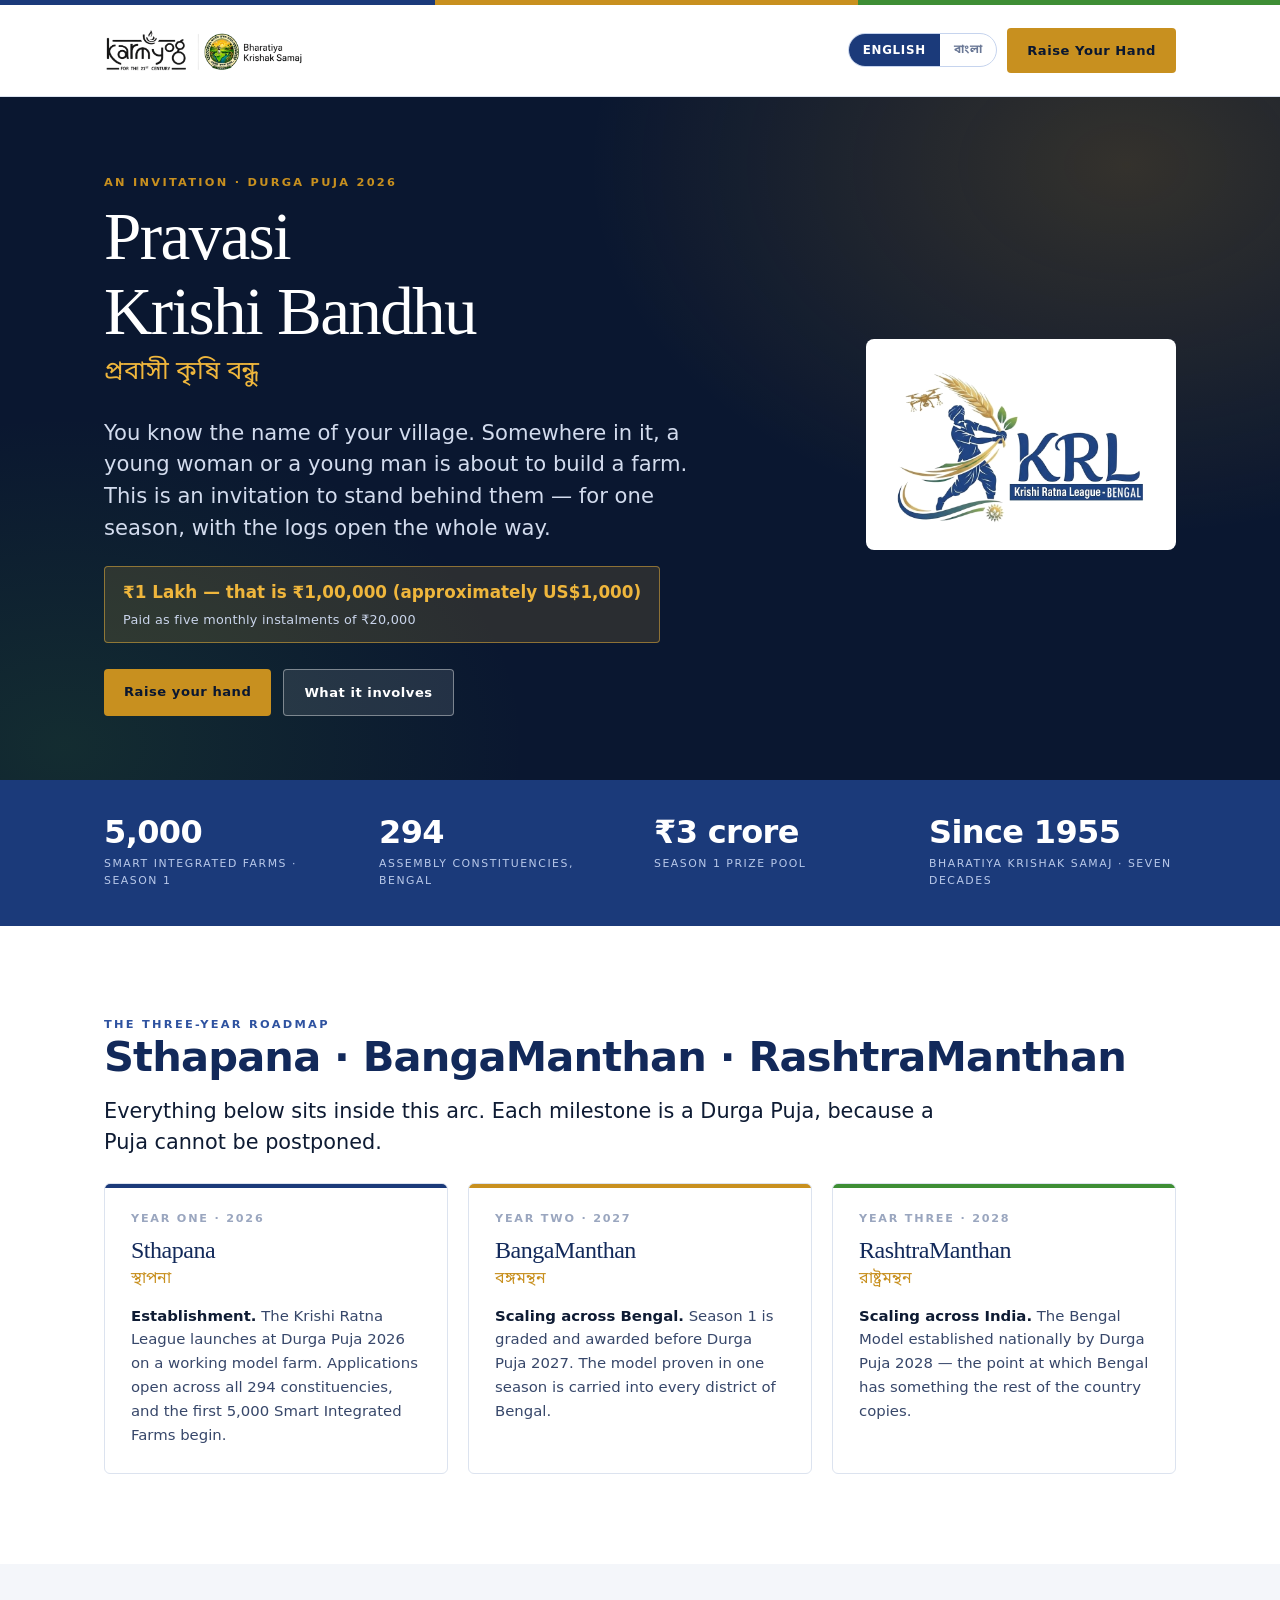
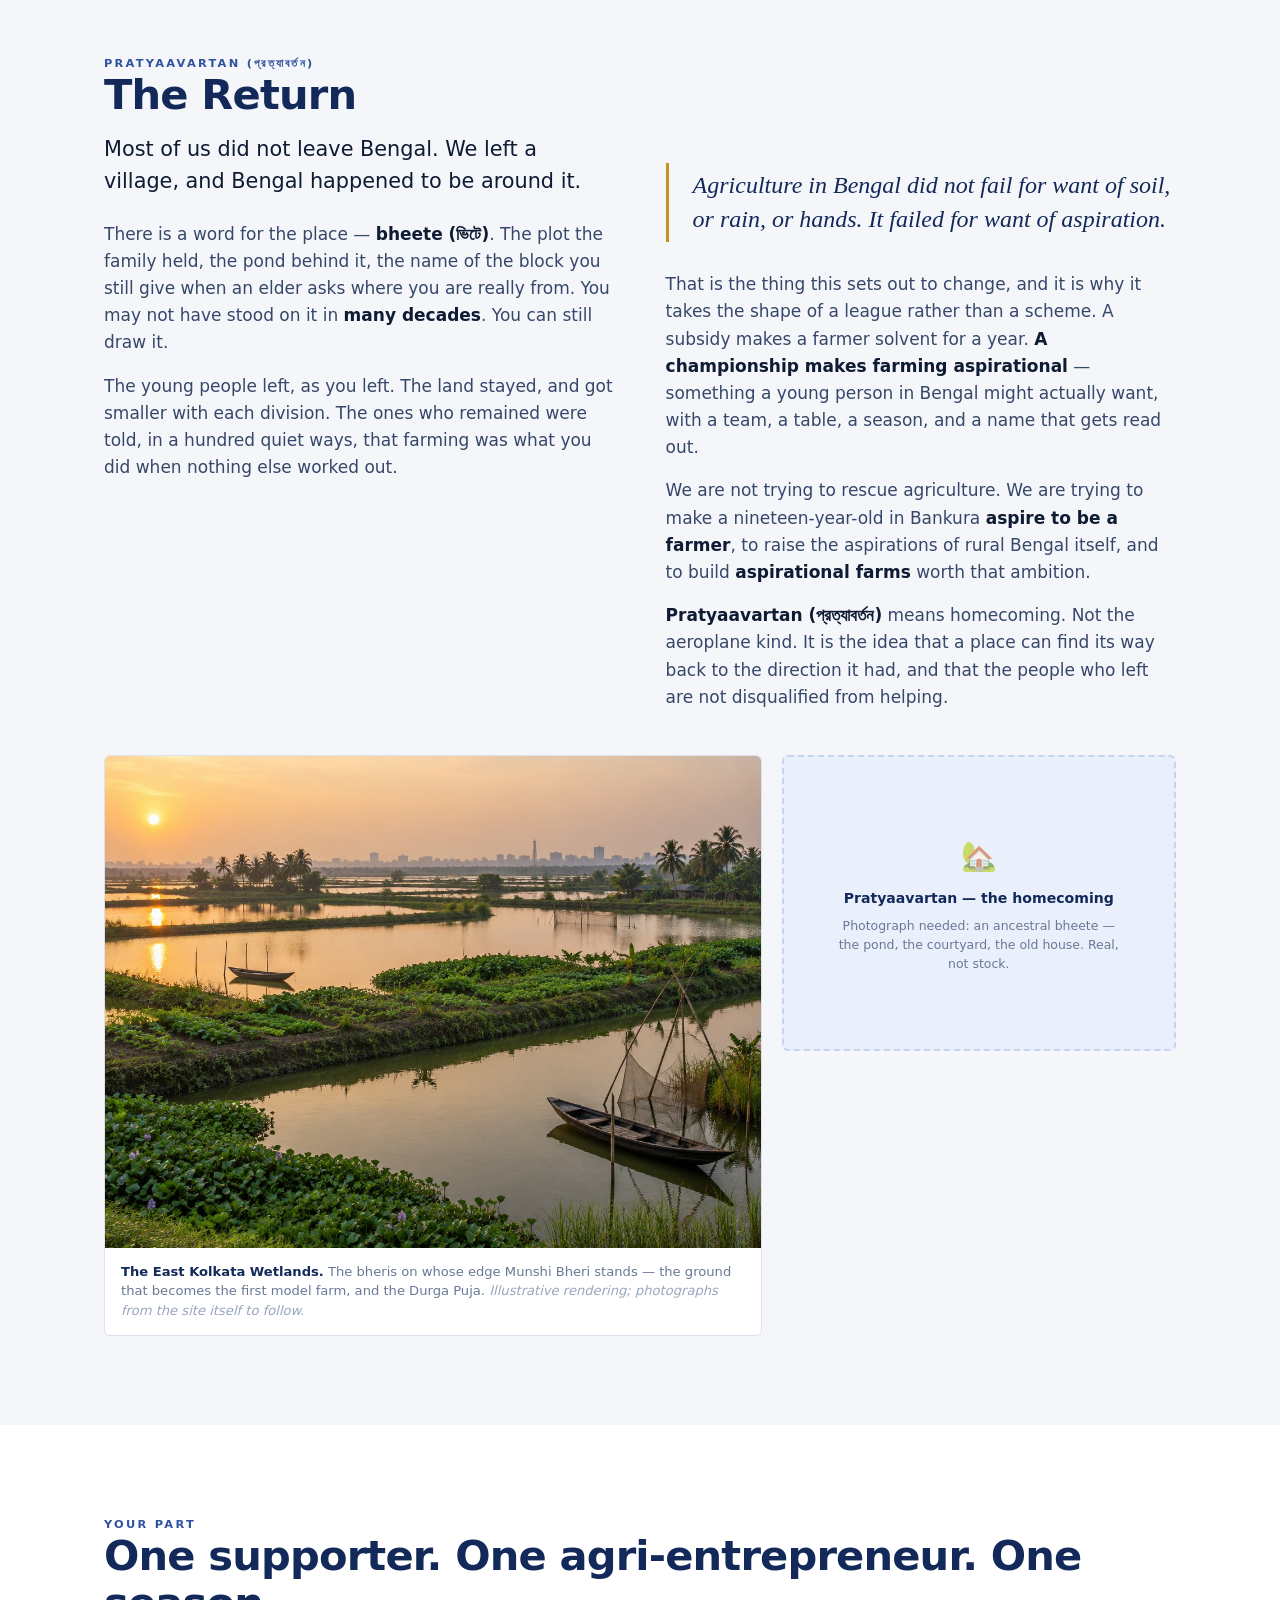
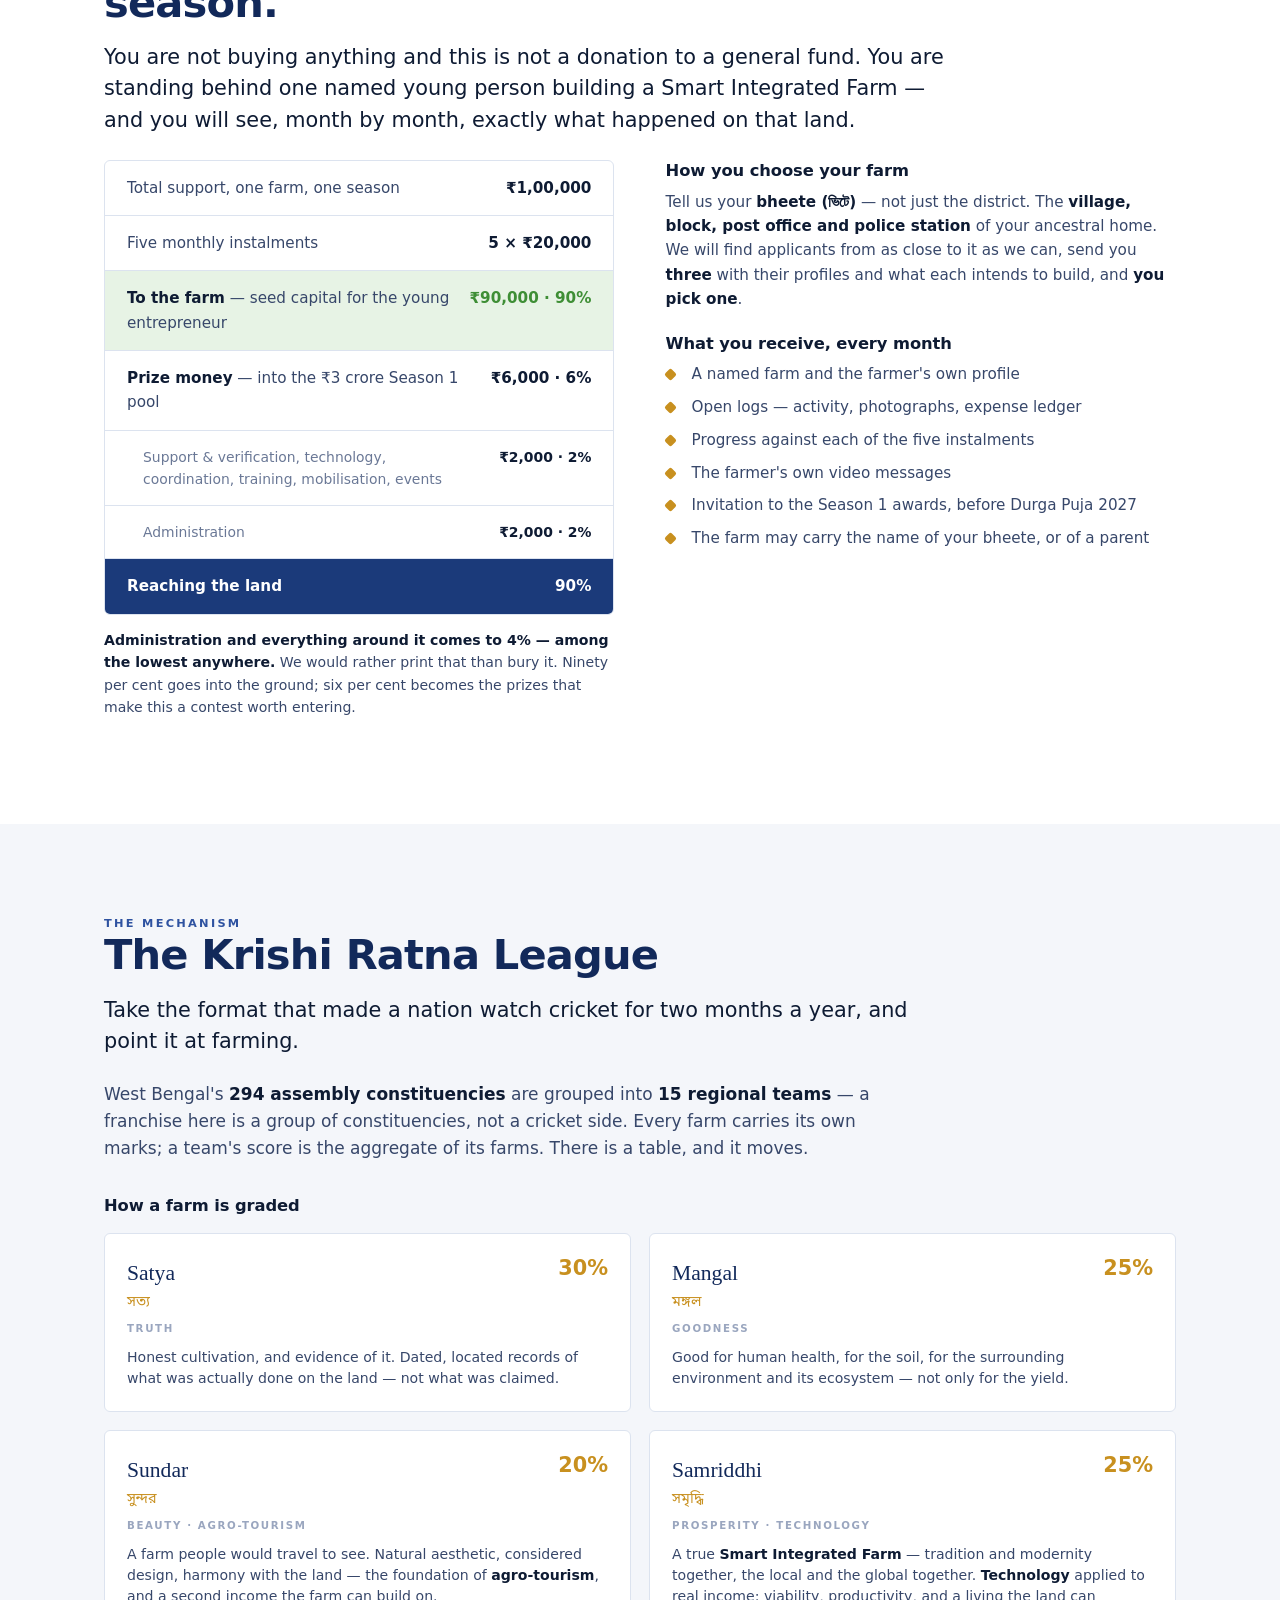
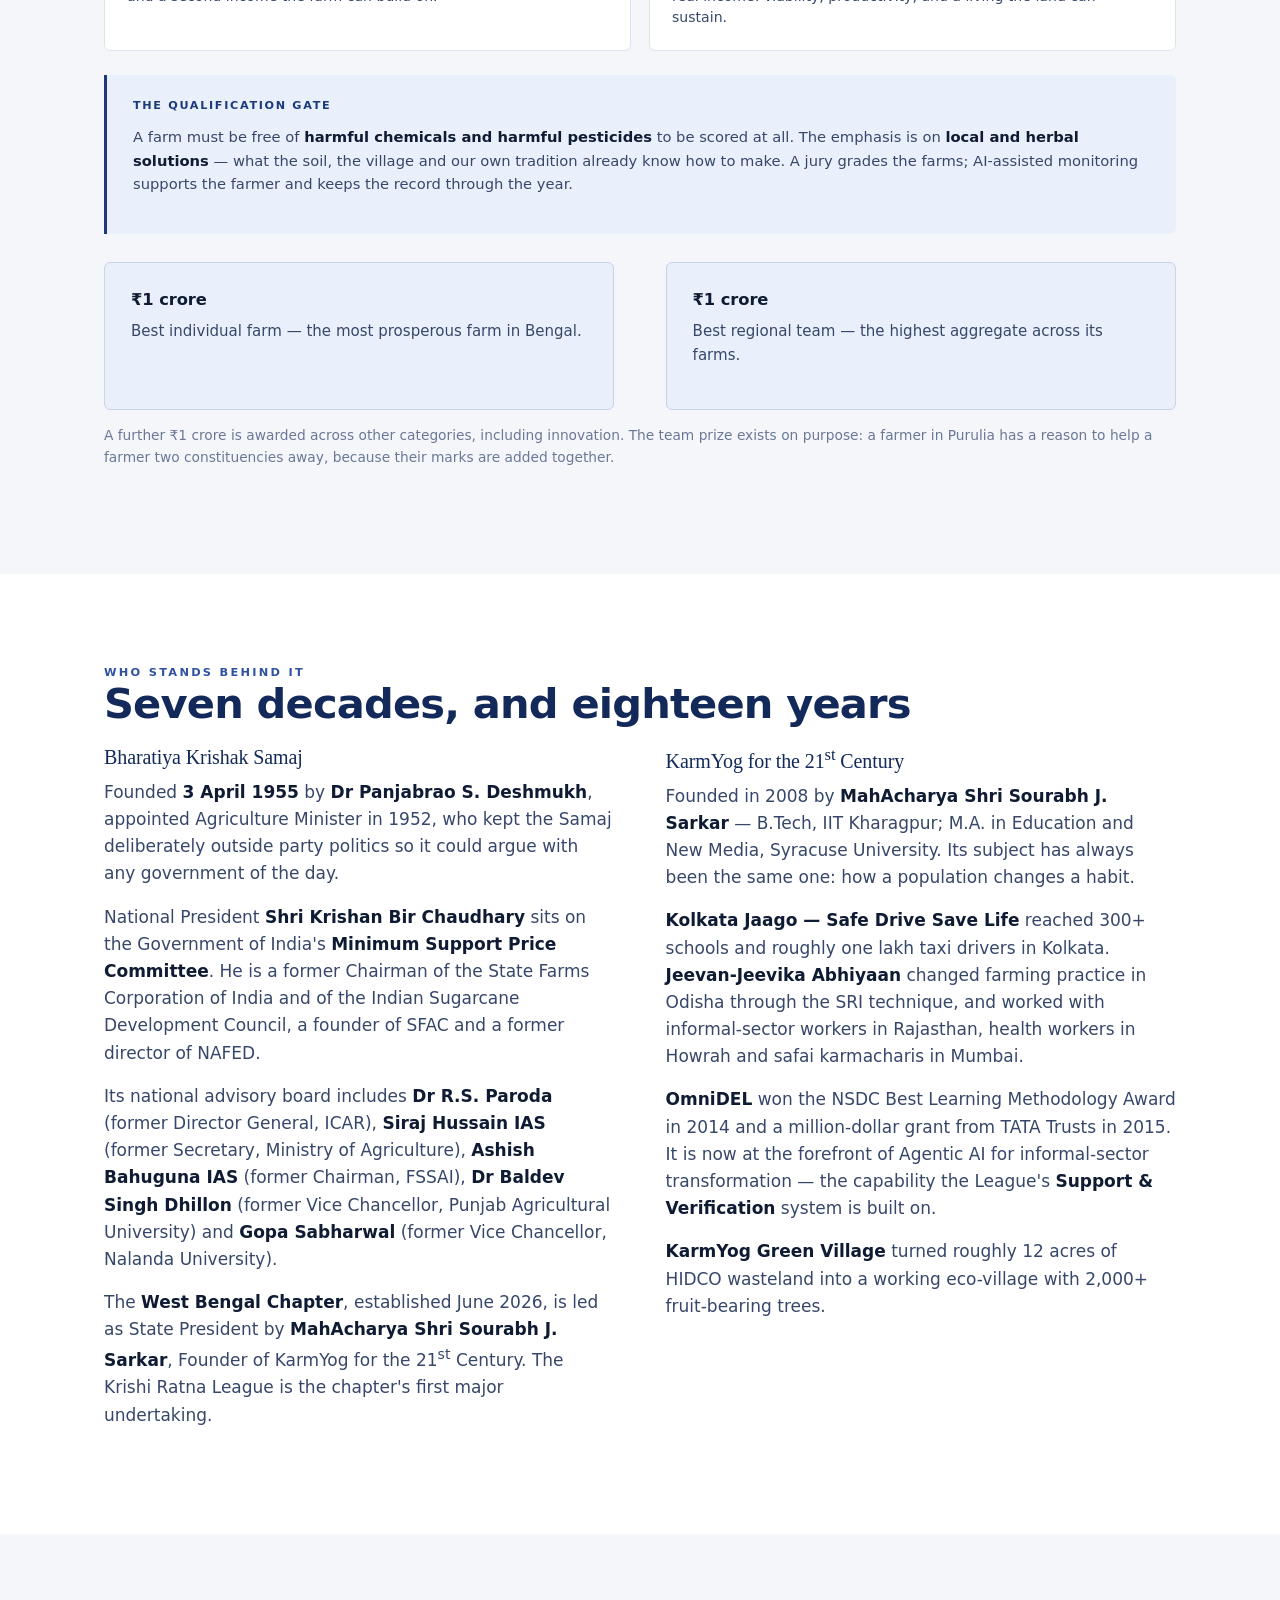
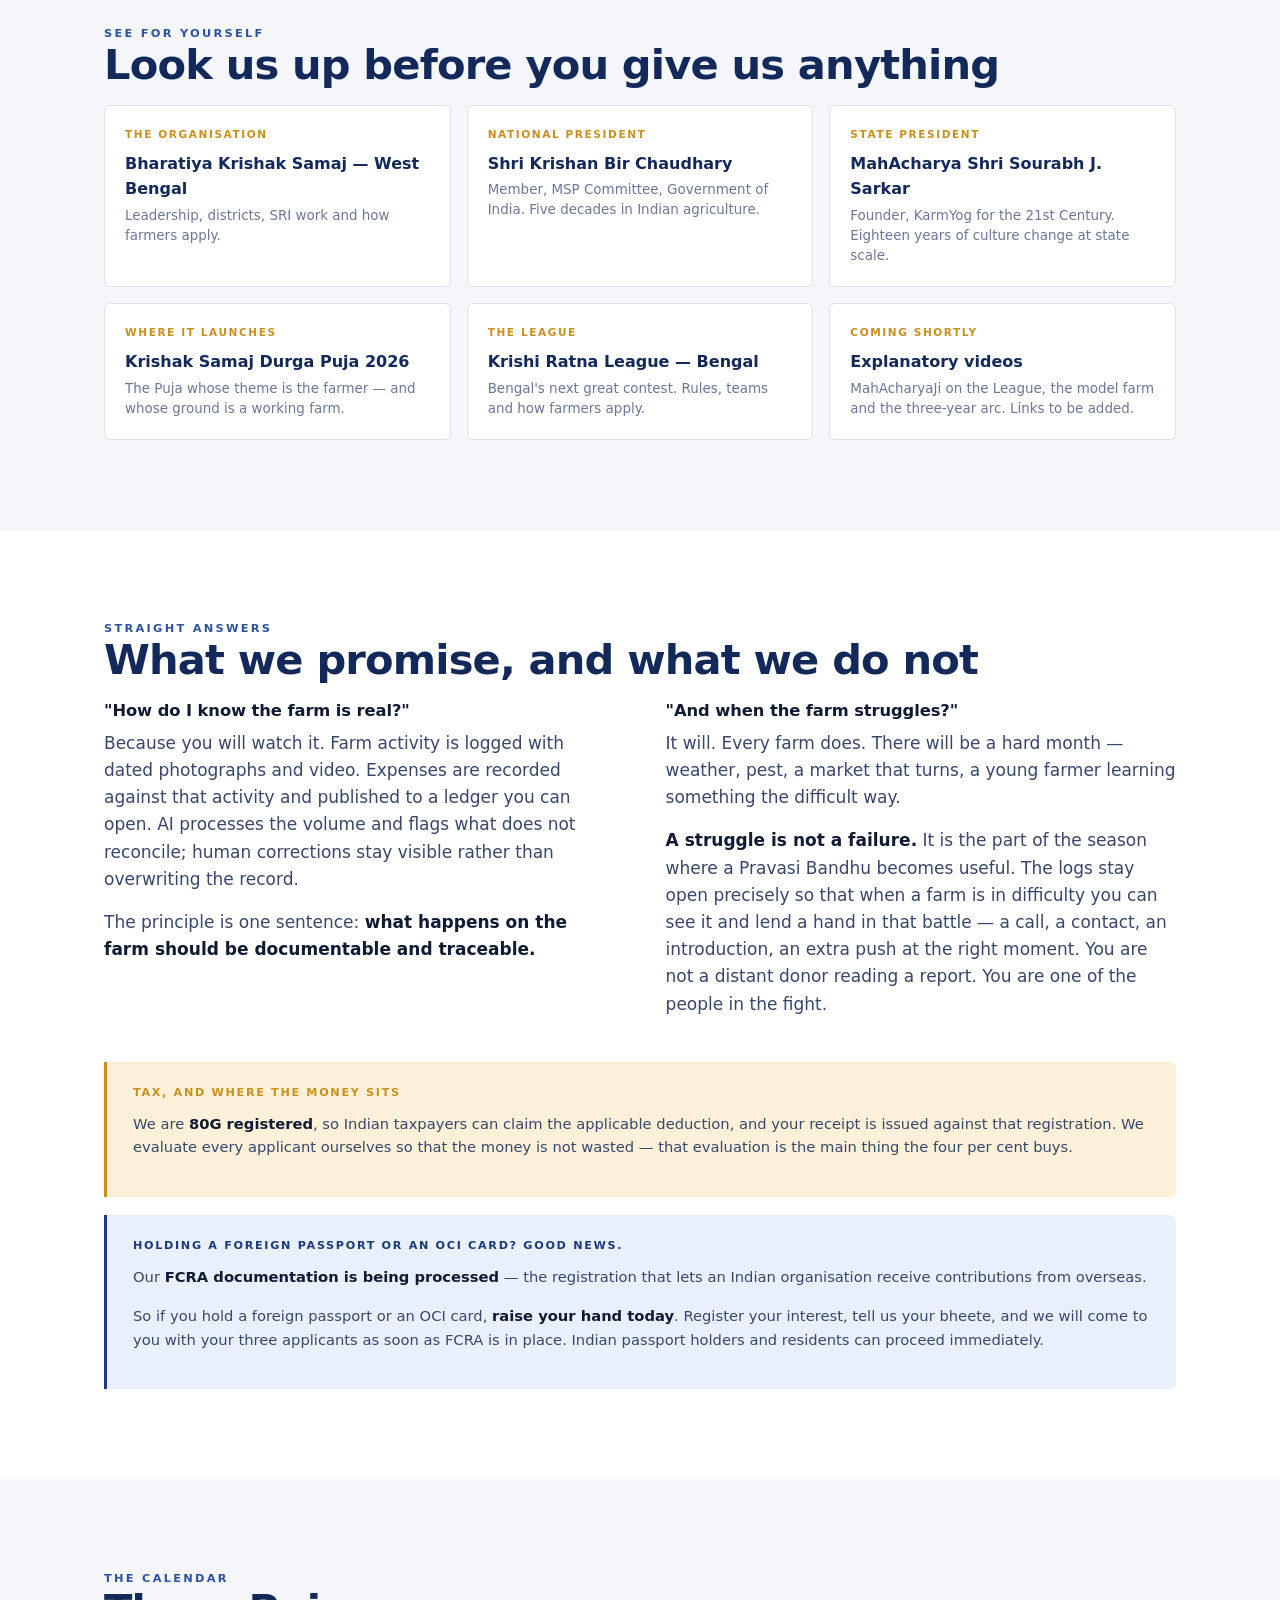
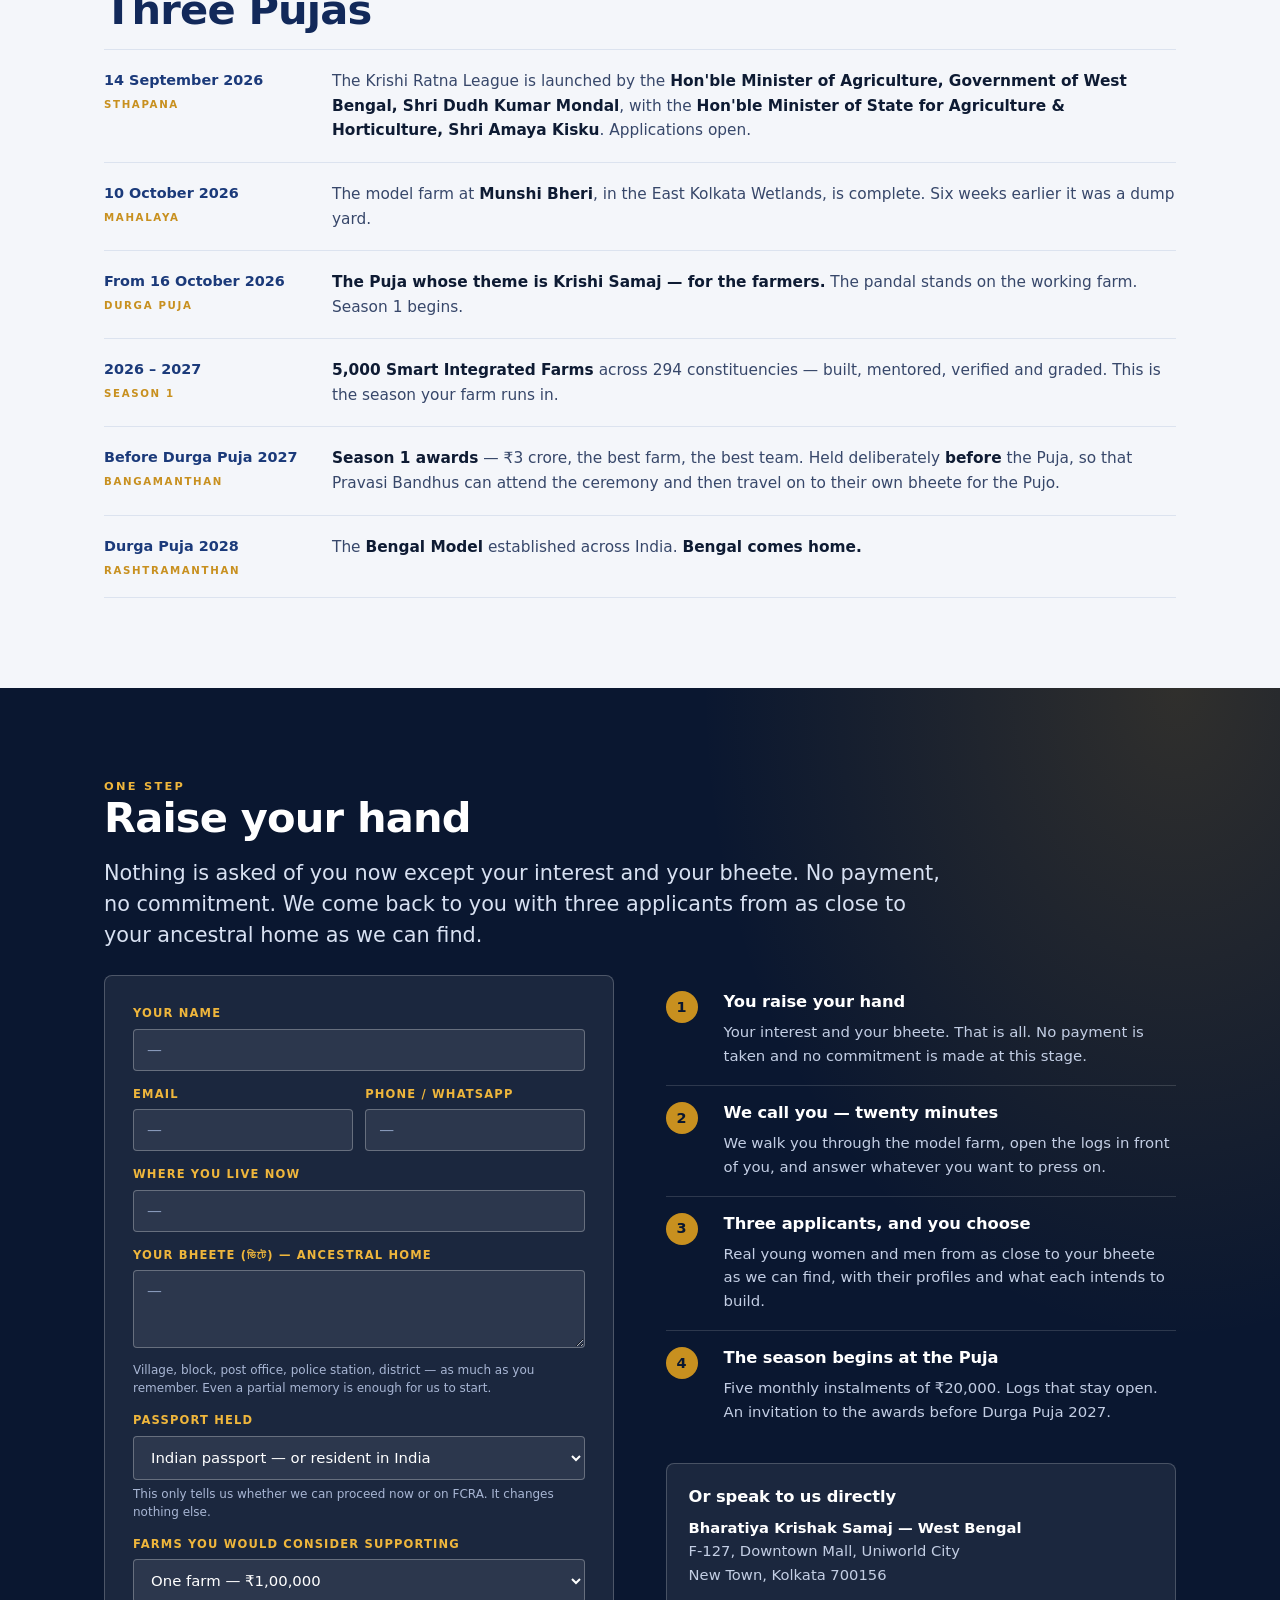
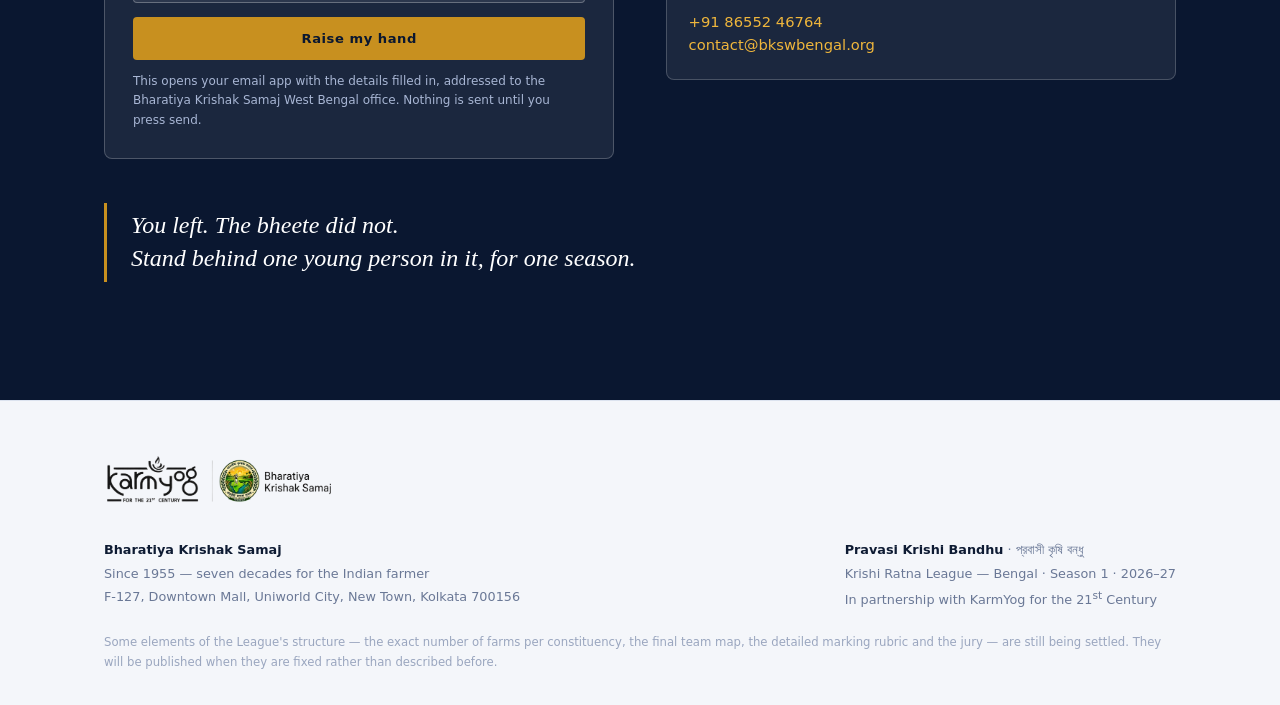
<file: pravasi-krishi-bandhu/index.html>
<!DOCTYPE html>
<html lang="en" data-lang="en">
<head>
<meta charset="utf-8">
<meta name="viewport" content="width=device-width, initial-scale=1">
<title>Pravasi Krishi Bandhu — Krishi Ratna League Bengal</title>
<meta name="description" content="Stand behind one young farmer in the bheete your family came from. ₹1 Lakh for one season, in five monthly instalments, with the logs open the whole way.">
<meta property="og:title" content="Pravasi Krishi Bandhu — প্রবাসী কৃষি বন্ধু">
<meta property="og:description" content="Make farming aspirational. Stand behind one young farmer in your ancestral village for one season.">
<meta property="og:type" content="website">
<link rel="preconnect" href="https://fonts.googleapis.com">
<link rel="preconnect" href="https://fonts.gstatic.com" crossorigin>
<link href="https://fonts.googleapis.com/css2?family=Noto+Sans+Bengali:wght@400;600;700&display=swap" rel="stylesheet">
<link rel="icon" href="data:image/svg+xml,<svg xmlns='http://www.w3.org/2000/svg' viewBox='0 0 100 100'><text y='.9em' font-size='90'>🌾</text></svg>">
<style>
:root{
  /* palette taken from the KRL mark: deep blue, wheat gold, leaf green */
  --blue:#1B3A7A; --blue-deep:#12295A; --blue-ink:#0A1730; --blue-soft:#2E52A0;
  --blue-tint:#EAF0FB; --blue-line:#C6D4EE;
  --gold:#C8901F; --gold-bright:#EFB63C; --gold-tint:#FCF1D8;
  --leaf:#3E8E35; --leaf-tint:#E7F3E5;
  --paper:#FFFFFF; --paper-tint:#F4F6FA;
  --ink:#0E1B33; --ink-soft:#37476A; --ink-mute:#6A7896; --ink-faint:#9AA6BF;
  --line:#DCE3EF;
  --sans:'Inter','Segoe UI',system-ui,-apple-system,'Helvetica Neue',sans-serif;
  --display:'Georgia','Iowan Old Style','Times New Roman',serif;
  --bn:'Noto Sans Bengali','Nirmala UI',sans-serif;
  --wrap:1120px;
}
*{margin:0;padding:0;box-sizing:border-box}
html{scroll-behavior:smooth}
body{font-family:var(--sans);color:var(--ink);background:var(--paper);
  font-size:17px;line-height:1.6;-webkit-font-smoothing:antialiased}
img{max-width:100%;display:block}
.wrap{max-width:var(--wrap);margin:0 auto;padding:0 24px}
section{padding:clamp(56px,7vw,96px) 0}

/* ---------- language switching ---------- */
html[data-lang="en"] .bn-only{display:none!important}
html[data-lang="bn"] .en-only{display:none!important}
.bn-only{font-family:var(--bn)}
html[data-lang="bn"] body,
html[data-lang="bn"] h1,
html[data-lang="bn"] h2,
html[data-lang="bn"] h3{font-family:var(--bn)}

/* ---------- type ---------- */
h1,h2,h3{font-weight:700;letter-spacing:-.02em;line-height:1.12}
h1{font-family:var(--display);font-weight:400;letter-spacing:-.025em}
h2{font-size:clamp(1.75rem,3.4vw,2.6rem);color:var(--blue-deep);margin:0 0 1rem}
h3{font-size:1.02rem;letter-spacing:-.005em;margin:0 0 .5rem;line-height:1.35}
p{margin:0 0 1rem;color:var(--ink-soft)}
p:last-child{margin-bottom:0}
strong{color:var(--ink);font-weight:600}
a{color:var(--blue)}
.eyebrow{font-size:.71rem;letter-spacing:.2em;text-transform:uppercase;
  color:var(--gold);font-weight:700}
.eyebrow.b{color:var(--blue-soft)}
.lead{font-size:clamp(1.1rem,1.9vw,1.3rem);line-height:1.5;color:var(--ink);
  max-width:64ch;margin-bottom:1.5rem}
.tint{background:var(--paper-tint)}

/* ---------- header ---------- */
.topline{height:5px;background:linear-gradient(90deg,var(--blue) 0 34%,var(--gold) 34% 67%,var(--leaf) 67% 100%)}
header{background:var(--paper);border-bottom:1px solid var(--line);
  position:sticky;top:0;z-index:40}
.hd{display:flex;align-items:center;justify-content:space-between;gap:16px;
  padding:12px 24px;max-width:var(--wrap);margin:0 auto}
.hd img{width:200px}
.hd .right{display:flex;align-items:center;gap:10px}
.langsw{display:flex;border:1px solid var(--blue-line);border-radius:999px;overflow:hidden}
.langsw button{font-family:var(--sans);font-size:.74rem;font-weight:700;letter-spacing:.06em;
  padding:8px 14px;border:0;background:transparent;color:var(--ink-mute);cursor:pointer}
.langsw button[aria-pressed="true"]{background:var(--blue);color:#fff}
.langsw button:last-child{font-family:var(--bn)}
.btn{font-size:.82rem;font-weight:700;letter-spacing:.04em;text-decoration:none;
  padding:12px 20px;border-radius:4px;display:inline-block;border:0;cursor:pointer;
  font-family:inherit;text-align:center}
.btn.p{background:var(--gold);color:var(--blue-ink)}
.btn.p:hover{background:var(--gold-bright)}
.btn.ghost{background:rgba(255,255,255,.1);color:#fff;border:1.5px solid rgba(255,255,255,.4)}
.btn.ghost:hover{background:rgba(255,255,255,.2)}
.btnrow{display:flex;flex-wrap:wrap;gap:12px}

/* ---------- hero ---------- */
.hero{background:var(--blue-ink);color:#E4EAF6;position:relative;overflow:hidden;
  padding:clamp(44px,6vw,76px) 0 clamp(40px,5vw,64px)}
.hero:before{content:'';position:absolute;inset:0;
  background:radial-gradient(ellipse 70% 90% at 88% 10%,rgba(200,144,31,.22),transparent 60%),
             radial-gradient(ellipse 60% 80% at 5% 95%,rgba(62,142,53,.18),transparent 60%)}
.hero .wrap{position:relative}
.hero-grid{display:grid;grid-template-columns:1.4fr .85fr;gap:44px;align-items:center}
.hero h1{font-size:clamp(2.5rem,6.2vw,4.2rem);color:#fff;margin:.5rem 0 .25rem}
.hero .bnsub{font-family:var(--bn);font-size:clamp(1.15rem,2.4vw,1.6rem);
  color:var(--gold-bright);margin-bottom:1.4rem}
.hero .lede{font-size:clamp(1.1rem,1.9vw,1.32rem);line-height:1.5;color:#D3DCEE;
  max-width:46ch;margin-bottom:1rem}
.hero .amt{display:inline-block;background:rgba(239,182,60,.14);
  border:1px solid rgba(239,182,60,.5);color:var(--gold-bright);
  padding:12px 18px;border-radius:4px;font-weight:700;font-size:1.05rem;
  margin:.4rem 0 1.6rem}
.hero .amt small{display:block;font-weight:400;font-size:.8rem;color:#C9D4EA;
  letter-spacing:.02em;margin-top:4px}
.hero-grid .mark{width:100%;max-width:310px;margin-left:auto;
  background:#fff;border-radius:8px;padding:22px}

/* ---------- stat strip ---------- */
.strip{background:var(--blue);color:#fff}
.strip .wrap{display:grid;grid-template-columns:repeat(4,1fr);gap:28px;
  padding-top:36px;padding-bottom:36px}
.strip .f{font-size:clamp(1.45rem,2.8vw,2rem);line-height:1;margin-bottom:.45rem;
  font-weight:700;letter-spacing:-.02em}
.strip .l{font-size:.68rem;letter-spacing:.14em;text-transform:uppercase;
  color:#B9C9EA;line-height:1.6}

/* ---------- roadmap ---------- */
.road{display:grid;grid-template-columns:repeat(3,1fr);gap:20px;margin-top:8px}
.phase{background:var(--paper);border:1px solid var(--line);border-radius:6px;
  padding:26px;position:relative;overflow:hidden}
.phase:before{content:'';position:absolute;top:0;left:0;right:0;height:4px;background:var(--blue)}
.phase:nth-child(2):before{background:var(--gold)}
.phase:nth-child(3):before{background:var(--leaf)}
.phase .yr{font-size:.7rem;letter-spacing:.16em;text-transform:uppercase;
  color:var(--ink-faint);font-weight:700;margin-bottom:10px}
.phase .nm{font-family:var(--display);font-size:1.5rem;color:var(--blue-deep);
  letter-spacing:-.02em;line-height:1.15}
.phase .nb{font-family:var(--bn);font-size:1rem;color:var(--gold);margin:2px 0 12px}
.phase p{font-size:.93rem;margin:0}

/* ---------- generic ---------- */
.two{display:grid;grid-template-columns:1fr 1fr;gap:clamp(28px,4vw,52px)}
.two.start{align-items:start}
.card{background:var(--paper);border:1px solid var(--line);border-radius:6px;padding:26px}
.card.tinted{background:var(--blue-tint);border-color:var(--blue-line)}
.card p{font-size:.94rem}
.quote{border-left:3px solid var(--gold);padding:6px 0 6px 24px;margin:1.8rem 0;
  font-family:var(--display);font-size:clamp(1.2rem,2.3vw,1.5rem);line-height:1.4;
  color:var(--blue-deep);font-style:italic}
ul.ticks{list-style:none}
ul.ticks li{font-size:.95rem;line-height:1.5;color:var(--ink-soft);
  padding-left:26px;margin-bottom:10px;position:relative}
ul.ticks li:before{content:'';position:absolute;left:0;top:7px;width:9px;height:9px;
  background:var(--gold);border-radius:2px;transform:rotate(45deg)}
ul.ticks li strong{color:var(--ink)}

/* ---------- money ---------- */
.money{border:1px solid var(--line);border-radius:6px;overflow:hidden;background:var(--paper)}
.money .r{display:flex;justify-content:space-between;align-items:baseline;gap:18px;
  padding:15px 22px;border-bottom:1px solid var(--line);font-size:.95rem;color:var(--ink-soft)}
.money .r .v{font-weight:700;color:var(--ink);white-space:nowrap}
.money .r.farm{background:var(--leaf-tint)}
.money .r.farm .v{color:var(--leaf)}
.money .r.sub{font-size:.87rem;color:var(--ink-mute);padding-left:38px}
.money .r:last-child{border-bottom:0;background:var(--blue);color:#fff;font-weight:700}
.money .r:last-child .v{color:#fff}

/* ---------- dimensions ---------- */
.dims{display:grid;grid-template-columns:repeat(2,1fr);gap:18px}
.dim{border:1px solid var(--line);border-radius:6px;padding:22px;position:relative;
  background:var(--paper)}
.dim .w{font-size:1.3rem;font-weight:700;color:var(--gold);position:absolute;top:18px;right:22px}
.dim .n{font-family:var(--display);font-size:1.35rem;color:var(--blue-deep)}
.dim .nb{font-family:var(--bn);font-size:.9rem;color:var(--gold);margin-top:1px}
.dim .e{font-size:.64rem;letter-spacing:.16em;text-transform:uppercase;
  color:var(--ink-faint);margin:6px 0 10px;font-weight:700}
.dim p{font-size:.88rem;line-height:1.5;margin:0}

/* ---------- timeline ---------- */
.tl{border-top:1px solid var(--line)}
.tl .i{display:grid;grid-template-columns:200px 1fr;gap:28px;padding:19px 0;
  border-bottom:1px solid var(--line)}
.tl .d{font-size:.9rem;font-weight:700;color:var(--blue)}
.tl .d .ph{display:block;font-weight:700;font-size:.64rem;letter-spacing:.16em;
  text-transform:uppercase;color:var(--gold);margin-top:4px}
.tl .b{font-size:.96rem;color:var(--ink-soft)}

/* ---------- note ---------- */
.note{background:var(--gold-tint);border-left:3px solid var(--gold);
  padding:22px 26px;border-radius:0 6px 6px 0}
.note.blue{background:var(--blue-tint);border-color:var(--blue)}
.note .h{font-size:.7rem;font-weight:700;letter-spacing:.15em;text-transform:uppercase;
  color:var(--gold);display:block;margin-bottom:10px}
.note.blue .h{color:var(--blue)}
.note p{font-size:.92rem}

/* ---------- image slots ---------- */
.shots{display:grid;grid-template-columns:1.25fr .75fr;gap:20px;margin-top:28px;align-items:start}
.photo{margin:0;border:1px solid var(--line);border-radius:6px;overflow:hidden;background:var(--paper)}
.photo img{width:100%;aspect-ratio:4/3;object-fit:cover;display:block}
.photo figcaption{font-size:.82rem;line-height:1.5;color:var(--ink-mute);padding:14px 16px}
.photo figcaption strong{color:var(--blue-deep)}
.photo figcaption em{color:var(--ink-faint);font-style:italic}
.shot{aspect-ratio:4/3;border:2px dashed var(--blue-line);border-radius:6px;
  background:var(--blue-tint);display:flex;flex-direction:column;align-items:center;
  justify-content:center;text-align:center;padding:24px;gap:8px}
.shot .ic{font-size:1.8rem;opacity:.65}
.shot .t{font-size:.88rem;font-weight:700;color:var(--blue-deep)}
.shot .d{font-size:.78rem;color:var(--ink-mute);max-width:36ch;line-height:1.5}

/* ---------- links ---------- */
.links{display:grid;grid-template-columns:repeat(3,1fr);gap:16px}
.lk{display:block;text-decoration:none;border:1px solid var(--line);border-radius:6px;
  padding:20px;background:var(--paper);transition:border-color .15s,transform .15s}
.lk:hover{border-color:var(--blue);transform:translateY(-2px)}
.lk .k{font-size:.66rem;letter-spacing:.15em;text-transform:uppercase;
  color:var(--gold);font-weight:700;margin-bottom:8px}
.lk .t{font-size:1rem;font-weight:700;color:var(--blue-deep);margin-bottom:4px}
.lk .d{font-size:.84rem;color:var(--ink-mute);line-height:1.5}

/* ---------- register / CTA ---------- */
.close{background:var(--blue-ink);color:#D3DCEE;position:relative;overflow:hidden}
.close:before{content:'';position:absolute;inset:0;
  background:radial-gradient(ellipse 60% 80% at 92% 0%,rgba(200,144,31,.2),transparent 62%)}
.close .wrap{position:relative}
.close h2{color:#fff}
.close p{color:#C3CEE4}
.close .eyebrow{color:var(--gold-bright)}
.form{background:rgba(255,255,255,.07);border:1px solid rgba(255,255,255,.22);
  border-radius:8px;padding:28px}
.fg{margin-bottom:14px}
.fg label{display:block;font-size:.72rem;letter-spacing:.1em;text-transform:uppercase;
  font-weight:700;color:var(--gold-bright);margin-bottom:6px}
.fg input,.fg select,.fg textarea{width:100%;padding:11px 13px;border-radius:4px;
  border:1px solid rgba(255,255,255,.28);background:rgba(255,255,255,.08);
  color:#fff;font-family:inherit;font-size:.93rem}
.fg input::placeholder,.fg textarea::placeholder{color:#8FA0C2}
.fg select option{background:#0A1730;color:#fff}
.fg .hint{font-size:.75rem;color:#A8B6D4;margin-top:5px;line-height:1.5}
.fg2{display:grid;grid-template-columns:1fr 1fr;gap:12px}
.steps .step{display:grid;grid-template-columns:40px 1fr;gap:18px;padding:16px 0;
  border-bottom:1px solid rgba(255,255,255,.14)}
.steps .step:last-child{border-bottom:0}
.steps .i{width:32px;height:32px;border-radius:50%;background:var(--gold);
  color:var(--blue-ink);font-size:.9rem;font-weight:700;display:flex;
  align-items:center;justify-content:center}
.steps h3{color:#fff}
.steps p{font-size:.93rem;margin:0}

footer{background:var(--paper-tint);border-top:1px solid var(--line);padding:40px 0 32px}
footer img{width:230px;margin-bottom:20px}
footer .f{display:flex;justify-content:space-between;gap:32px;flex-wrap:wrap;
  font-size:.8rem;color:var(--ink-mute);line-height:1.85}
footer strong{color:var(--ink)}
.fine{font-size:.73rem;color:var(--ink-faint);margin-top:22px;line-height:1.7}

@media(max-width:900px){
  .hero-grid{grid-template-columns:1fr;gap:30px}
  .hero-grid .mark{margin:0;max-width:240px}
  .strip .wrap{grid-template-columns:1fr 1fr;gap:24px}
  .two,.dims,.road,.links,.shots,.fg2{grid-template-columns:1fr}
  .tl .i{grid-template-columns:1fr;gap:6px}
  .hd img{width:150px}
  .hd{flex-wrap:wrap}
  .hd .btn{display:none}
}
</style>
</head>
<body>

<div class="topline"></div>
<header>
  <div class="hd">
    <img src="masthead-t.png" alt="KarmYog for the 21st Century · Bharatiya Krishak Samaj">
    <div class="right">
      <div class="langsw" role="group" aria-label="Language">
        <button type="button" id="btn-en" aria-pressed="true" onclick="setLang('en')">ENGLISH</button>
        <button type="button" id="btn-bn" aria-pressed="false" onclick="setLang('bn')">বাংলা</button>
      </div>
      <a class="btn p" href="#register">
        <span class="en-only">Raise Your Hand</span><span class="bn-only">হাত তুলুন</span></a>
    </div>
  </div>
</header>

<!-- ================= HERO ================= -->
<div class="hero">
  <div class="wrap hero-grid">
    <div>
      <div class="eyebrow">
        <span class="en-only">An invitation · Durga Puja 2026</span>
        <span class="bn-only">আহ্বান · দুর্গাপূজা ২০২৬</span></div>
      <h1>Pravasi<br>Krishi Bandhu</h1>
      <div class="bnsub">প্রবাসী কৃষি বন্ধু</div>

      <p class="lede en-only">You know the name of your village. Somewhere in it, a young woman
      or a young man is about to build a farm. This is an invitation to stand behind them — for
      one season, with the logs open the whole way.</p>
      <p class="lede bn-only">আপনি আপনার গ্রামের নাম জানেন। সেখানেই কোনও এক তরুণী বা তরুণ
      একটি খামার গড়তে চলেছেন। এক মরসুমের জন্য, সম্পূর্ণ স্বচ্ছতার সঙ্গে তাঁর পাশে
      দাঁড়ানোর আহ্বান এটি।</p>

      <div class="amt">
        <span class="en-only">₹1 Lakh — that is ₹1,00,000 (approximately US$1,000)
          <small>Paid as five monthly instalments of ₹20,000</small></span>
        <span class="bn-only">১ লক্ষ টাকা — অর্থাৎ ₹১,০০,০০০ (আনুমানিক ১,০০০ মার্কিন ডলার)
          <small>প্রতি মাসে ₹২০,০০০ করে পাঁচটি কিস্তিতে</small></span>
      </div>

      <div class="btnrow">
        <a class="btn p" href="#register">
          <span class="en-only">Raise your hand</span><span class="bn-only">হাত তুলুন</span></a>
        <a class="btn ghost" href="#offer">
          <span class="en-only">What it involves</span><span class="bn-only">কী ভাবে</span></a>
      </div>
    </div>
    <div class="mark"><img src="krl-logo-t.png" alt="Krishi Ratna League — Bengal"></div>
  </div>
</div>

<!-- ================= STRIP ================= -->
<div class="strip">
  <div class="wrap">
    <div><div class="f"><span class="en-only">5,000</span><span class="bn-only">৫,০০০</span></div>
      <div class="l"><span class="en-only">Smart Integrated Farms · Season 1</span>
        <span class="bn-only">প্রথম মরসুমে স্মার্ট ইন্টিগ্রেটেড ফার্ম</span></div></div>
    <div><div class="f"><span class="en-only">294</span><span class="bn-only">২৯৪</span></div>
      <div class="l"><span class="en-only">Assembly constituencies, Bengal</span>
        <span class="bn-only">বাংলার বিধানসভা কেন্দ্র</span></div></div>
    <div><div class="f"><span class="en-only">₹3 crore</span><span class="bn-only">৩ কোটি টাকা</span></div>
      <div class="l"><span class="en-only">Season 1 prize pool</span>
        <span class="bn-only">প্রথম মরসুমের পুরস্কার</span></div></div>
    <div><div class="f"><span class="en-only">Since 1955</span><span class="bn-only">১৯৫৫ সাল থেকে</span></div>
      <div class="l"><span class="en-only">Bharatiya Krishak Samaj · seven decades</span>
        <span class="bn-only">ভারতীয় কৃষক সমাজ · সাত দশক</span></div></div>
  </div>
</div>

<!-- ================= ROADMAP ================= -->
<section>
  <div class="wrap">
    <div class="eyebrow b"><span class="en-only">The three-year roadmap</span>
      <span class="bn-only">তিন বছরের পথরেখা</span></div>
    <h2><span class="en-only">Sthapana · BangaManthan · RashtraManthan</span>
      <span class="bn-only">স্থাপনা · বঙ্গমন্থন · রাষ্ট্রমন্থন</span></h2>
    <p class="lead en-only">Everything below sits inside this arc. Each milestone is a Durga
    Puja, because a Puja cannot be postponed.</p>
    <p class="lead bn-only">নীচের সব কিছুই এই তিন ধাপের মধ্যে। প্রতিটি মাইলফলক একটি
    দুর্গাপূজা — কারণ পূজা পিছিয়ে দেওয়া যায় না।</p>

    <div class="road">
      <div class="phase">
        <div class="yr"><span class="en-only">Year one · 2026</span>
          <span class="bn-only">প্রথম বছর · ২০২৬</span></div>
        <div class="nm">Sthapana</div><div class="nb">স্থাপনা</div>
        <p class="en-only"><strong>Establishment.</strong> The Krishi Ratna League launches at
        Durga Puja 2026 on a working model farm. Applications open across all 294 constituencies,
        and the first 5,000 Smart Integrated Farms begin.</p>
        <p class="bn-only"><strong>প্রতিষ্ঠা।</strong> দুর্গাপূজা ২০২৬-এ একটি সচল মডেল খামারে
        কৃষি রত্ন লিগের সূচনা। ২৯৪টি কেন্দ্রেই আবেদন শুরু, এবং প্রথম ৫,০০০ স্মার্ট ইন্টিগ্রেটেড
        ফার্মের যাত্রা শুরু।</p>
      </div>
      <div class="phase">
        <div class="yr"><span class="en-only">Year two · 2027</span>
          <span class="bn-only">দ্বিতীয় বছর · ২০২৭</span></div>
        <div class="nm">BangaManthan</div><div class="nb">বঙ্গমন্থন</div>
        <p class="en-only"><strong>Scaling across Bengal.</strong> Season 1 is graded and awarded
        before Durga Puja 2027. The model proven in one season is carried into every district of
        Bengal.</p>
        <p class="bn-only"><strong>সমগ্র বাংলায় বিস্তার।</strong> দুর্গাপূজা ২০২৭-এর আগেই প্রথম
        মরসুমের মূল্যায়ন ও পুরস্কার। এক মরসুমে প্রমাণিত মডেল বাংলার প্রতিটি জেলায় পৌঁছবে।</p>
      </div>
      <div class="phase">
        <div class="yr"><span class="en-only">Year three · 2028</span>
          <span class="bn-only">তৃতীয় বছর · ২০২৮</span></div>
        <div class="nm">RashtraManthan</div><div class="nb">রাষ্ট্রমন্থন</div>
        <p class="en-only"><strong>Scaling across India.</strong> The Bengal Model established
        nationally by Durga Puja 2028 — the point at which Bengal has something the rest of the
        country copies.</p>
        <p class="bn-only"><strong>সারা ভারতে বিস্তার।</strong> দুর্গাপূজা ২০২৮-এর মধ্যে সারা
        দেশে প্রতিষ্ঠিত বাংলা মডেল — যখন বাংলার কাছে এমন কিছু থাকবে যা গোটা দেশ অনুসরণ করবে।</p>
      </div>
    </div>
  </div>
</section>

<!-- ================= THE RETURN ================= -->
<section class="tint">
  <div class="wrap">
    <div class="eyebrow b"><span class="en-only">Pratyaavartan (প্রত্যাবর্তন)</span>
      <span class="bn-only">প্রত্যাবর্তন</span></div>
    <h2><span class="en-only">The Return</span><span class="bn-only">ফিরে আসা</span></h2>
    <div class="two">
      <div>
        <p class="lead en-only">Most of us did not leave Bengal. We left a village, and Bengal
        happened to be around it.</p>
        <p class="en-only">There is a word for the place — <strong>bheete (ভিটে)</strong>. The plot
        the family held, the pond behind it, the name of the block you still give when an elder asks
        where you are really from. You may not have stood on it in <strong>many decades</strong>.
        You can still draw it.</p>
        <p class="en-only">The young people left, as you left. The land stayed, and got smaller with
        each division. The ones who remained were told, in a hundred quiet ways, that farming was
        what you did when nothing else worked out.</p>

        <p class="lead bn-only">আমাদের বেশির ভাগই বাংলা ছেড়ে যাইনি। আমরা একটি গ্রাম ছেড়েছি,
        আর বাংলা ছিল তার চারপাশে।</p>
        <p class="bn-only">সেই জায়গার একটি নাম আছে — <strong>ভিটে</strong>। পরিবারের সেই
        জমিটুকু, পিছনের পুকুর, আর সেই ব্লকের নাম যা আজও বলেন কোনও গুরুজন জিজ্ঞেস করলে
        আপনি আসলে কোথাকার। হয়তো <strong>বহু দশক</strong> সেখানে পা রাখেননি। তবু আজও এঁকে
        দিতে পারেন।</p>
        <p class="bn-only">তরুণরা চলে গেছে, যেমন আপনি গিয়েছিলেন। জমি থেকে গেছে, আর প্রতিটি
        ভাগে ছোট হয়েছে। যাঁরা রয়ে গেলেন, তাঁদের একশো রকম নিঃশব্দ উপায়ে বোঝানো হয়েছে —
        আর কিছু না হলে তবেই মানুষ চাষ করে।</p>
      </div>
      <div>
        <div class="quote"><span class="en-only">Agriculture in Bengal did not fail for want of
        soil, or rain, or hands. It failed for want of <em>aspiration</em>.</span>
        <span class="bn-only">বাংলার কৃষি ব্যর্থ হয়নি মাটির অভাবে, বৃষ্টির অভাবে বা হাতের
        অভাবে। ব্যর্থ হয়েছে <em>স্বপ্নের</em> অভাবে।</span></div>

        <p class="en-only">That is the thing this sets out to change, and it is why it takes the
        shape of a league rather than a scheme. A subsidy makes a farmer solvent for a year.
        <strong>A championship makes farming aspirational</strong> — something a young person in
        Bengal might actually want, with a team, a table, a season, and a name that gets read out.</p>
        <p class="en-only">We are not trying to rescue agriculture. We are trying to make a
        nineteen-year-old in Bankura <strong>aspire to be a farmer</strong>, to raise the
        aspirations of rural Bengal itself, and to build <strong>aspirational farms</strong> worth
        that ambition.</p>
        <p class="en-only"><strong>Pratyaavartan (প্রত্যাবর্তন)</strong> means homecoming. Not the
        aeroplane kind. It is the idea that a place can find its way back to the direction it had,
        and that the people who left are not disqualified from helping.</p>

        <p class="bn-only">ঠিক এই জিনিসটাই বদলাতে চাই আমরা — আর সেই জন্যই এটি কোনও প্রকল্প নয়,
        একটি লিগ। ভর্তুকি একজন চাষিকে এক বছরের জন্য সচ্ছল করে।
        <strong>প্রতিযোগিতা চাষকে স্বপ্নের পেশা করে তোলে</strong> — দল, পয়েন্ট তালিকা, মরসুম,
        আর মঞ্চে ঘোষিত একটি নাম সহ।</p>
        <p class="bn-only">আমরা কৃষিকে উদ্ধার করতে চাইছি না। আমরা চাইছি বাঁকুড়ার উনিশ বছরের
        একটি ছেলে বা মেয়ে যেন <strong>চাষি হওয়ার স্বপ্ন দেখে</strong>, গ্রামীণ বাংলার
        আকাঙ্ক্ষা যেন বড় হয়, আর গড়ে ওঠে <strong>স্বপ্নের মতো খামার</strong>।</p>
        <p class="bn-only"><strong>প্রত্যাবর্তন</strong> মানে ঘরে ফেরা। উড়োজাহাজে নয়। এর অর্থ,
        একটি জনপদ তার হারানো পথ ফিরে পেতে পারে — আর যাঁরা চলে গিয়েছেন, তাঁরা সাহায্য করার
        অধিকার হারাননি।</p>
      </div>
    </div>

    <div class="shots">
      <figure class="photo">
        <img src="east-kolkata-wetlands.jpg"
             alt="The East Kolkata Wetlands at golden hour — fishery bheris, earthen embankments planted with vegetables, and the Kolkata skyline beyond">
        <figcaption>
          <span class="en-only"><strong>The East Kolkata Wetlands.</strong> The bheris on whose
          edge Munshi Bheri stands — the ground that becomes the first model farm, and the Durga
          Puja. <em>Illustrative rendering; photographs from the site itself to follow.</em></span>
          <span class="bn-only"><strong>পূর্ব কলকাতা জলাভূমি।</strong> যে ভেড়ির ধারে মুন্সি ভেড়ি —
          যে জমি হয়ে উঠছে প্রথম মডেল খামার এবং দুর্গাপূজার প্রাঙ্গণ।
          <em>প্রতীকী চিত্র; সাইটের নিজস্ব ছবি শীঘ্রই।</em></span>
        </figcaption>
      </figure>
      <div class="shot"><div class="ic">🏡</div>
        <div class="t"><span class="en-only">Pratyaavartan — the homecoming</span>
          <span class="bn-only">প্রত্যাবর্তন — ঘরে ফেরা</span></div>
        <div class="d"><span class="en-only">Photograph needed: an ancestral bheete — the pond,
          the courtyard, the old house. Real, not stock.</span>
          <span class="bn-only">ছবি প্রয়োজন: পৈতৃক ভিটে — পুকুর, উঠোন, পুরনো বাড়ি।</span></div></div>
    </div>
  </div>
</section>

<!-- ================= OFFER ================= -->
<section id="offer">
  <div class="wrap">
    <div class="eyebrow b"><span class="en-only">Your part</span><span class="bn-only">আপনার ভূমিকা</span></div>
    <h2><span class="en-only">One supporter. One agri-entrepreneur. One season.</span>
      <span class="bn-only">একজন সহযোগী। একজন কৃষি-উদ্যোগী। এক মরসুম।</span></h2>
    <p class="lead en-only">You are not buying anything and this is not a donation to a general
    fund. You are standing behind one named young person building a Smart Integrated Farm — and
    you will see, month by month, exactly what happened on that land.</p>
    <p class="lead bn-only">আপনি কিছু কিনছেন না, আর এটি কোনও সাধারণ তহবিলে দান নয়। আপনি
    নির্দিষ্ট একজন তরুণের পাশে দাঁড়াচ্ছেন, যিনি একটি স্মার্ট ইন্টিগ্রেটেড ফার্ম গড়ছেন — এবং
    মাসে মাসে দেখতে পাবেন সেই জমিতে ঠিক কী ঘটল।</p>

    <div class="two start">
      <div>
        <div class="money">
          <div class="r"><span class="en-only">Total support, one farm, one season</span>
            <span class="bn-only">এক খামার, এক মরসুমে মোট সহযোগিতা</span>
            <span class="v">₹1,00,000</span></div>
          <div class="r"><span class="en-only">Five monthly instalments</span>
            <span class="bn-only">পাঁচটি মাসিক কিস্তি</span><span class="v">5 × ₹20,000</span></div>
          <div class="r farm"><span class="en-only"><strong>To the farm</strong> — seed capital for
            the young entrepreneur</span>
            <span class="bn-only"><strong>খামারে</strong> — তরুণ উদ্যোগীর মূলধন</span>
            <span class="v">₹90,000 · 90%</span></div>
          <div class="r"><span class="en-only"><strong>Prize money</strong> — into the ₹3 crore
            Season 1 pool</span>
            <span class="bn-only"><strong>পুরস্কার</strong> — ৩ কোটি টাকার তহবিলে</span>
            <span class="v">₹6,000 · 6%</span></div>
          <div class="r sub"><span class="en-only">Support &amp; verification, technology,
            coordination, training, mobilisation, events</span>
            <span class="bn-only">সহায়তা ও যাচাই, প্রযুক্তি, সমন্বয়, প্রশিক্ষণ, সংগঠন, অনুষ্ঠান</span>
            <span class="v">₹2,000 · 2%</span></div>
          <div class="r sub"><span class="en-only">Administration</span>
            <span class="bn-only">প্রশাসনিক ব্যয়</span><span class="v">₹2,000 · 2%</span></div>
          <div class="r"><span class="en-only">Reaching the land</span>
            <span class="bn-only">জমিতে পৌঁছচ্ছে</span><span class="v">90%</span></div>
        </div>
        <p style="font-size:.88rem;margin-top:14px" class="en-only"><strong>Administration and
        everything around it comes to 4% — among the lowest anywhere.</strong> We would rather
        print that than bury it. Ninety per cent goes into the ground; six per cent becomes the
        prizes that make this a contest worth entering.</p>
        <p style="font-size:.88rem;margin-top:14px" class="bn-only"><strong>প্রশাসন ও তার সঙ্গে
        জড়িত সব কিছু মিলিয়ে ৪% — যা যে কোনও জায়গার তুলনায় সর্বনিম্নের মধ্যে।</strong> আমরা
        এটি লুকোতে চাই না। নব্বই শতাংশ যায় জমিতে; ছয় শতাংশ হয়ে ওঠে সেই পুরস্কার, যা গোটা
        বিষয়টিকে প্রতিযোগিতা করে তোলে।</p>
      </div>

      <div>
        <h3><span class="en-only">How you choose your farm</span>
          <span class="bn-only">কী ভাবে খামার বাছবেন</span></h3>
        <p style="font-size:.95rem" class="en-only">Tell us your <strong>bheete (ভিটে)</strong> —
        not just the district. The <strong>village, block, post office and police station</strong>
        of your ancestral home. We will find applicants from as close to it as we can, send you
        <strong>three</strong> with their profiles and what each intends to build, and
        <strong>you pick one</strong>.</p>
        <p style="font-size:.95rem" class="bn-only">আমাদের আপনার <strong>ভিটে</strong>-র কথা
        বলুন — শুধু জেলা নয়। পৈতৃক বাড়ির <strong>গ্রাম, ব্লক, পোস্ট অফিস ও থানা</strong>।
        আমরা যতটা সম্ভব কাছাকাছি থেকে আবেদনকারী খুঁজে <strong>তিনজনের</strong> পরিচয় ও
        পরিকল্পনা পাঠাব, আর <strong>আপনি একজনকে বেছে নেবেন</strong>।</p>

        <h3 style="margin-top:22px"><span class="en-only">What you receive, every month</span>
          <span class="bn-only">প্রতি মাসে যা পাবেন</span></h3>
        <ul class="ticks">
          <li><span class="en-only">A named farm and the farmer's own profile</span>
            <span class="bn-only">নাম-সহ খামার এবং চাষির নিজের পরিচয়</span></li>
          <li><span class="en-only">Open logs — activity, photographs, expense ledger</span>
            <span class="bn-only">খোলা নথি — কাজ, ছবি, খরচের হিসাব</span></li>
          <li><span class="en-only">Progress against each of the five instalments</span>
            <span class="bn-only">প্রতিটি কিস্তির বিপরীতে অগ্রগতি</span></li>
          <li><span class="en-only">The farmer's own video messages</span>
            <span class="bn-only">চাষির নিজের ভিডিও বার্তা</span></li>
          <li><span class="en-only">Invitation to the Season 1 awards, before Durga Puja 2027</span>
            <span class="bn-only">দুর্গাপূজা ২০২৭-এর আগে প্রথম মরসুমের পুরস্কার অনুষ্ঠানে আমন্ত্রণ</span></li>
          <li><span class="en-only">The farm may carry the name of your bheete, or of a parent</span>
            <span class="bn-only">খামারটি আপনার ভিটের বা কোনও অভিভাবকের নাম বহন করতে পারে</span></li>
        </ul>
      </div>
    </div>
  </div>
</section>

<!-- ================= LEAGUE ================= -->
<section class="tint">
  <div class="wrap">
    <div class="eyebrow b"><span class="en-only">The mechanism</span><span class="bn-only">কাঠামো</span></div>
    <h2><span class="en-only">The Krishi Ratna League</span><span class="bn-only">কৃষি রত্ন লিগ</span></h2>
    <p class="lead en-only">Take the format that made a nation watch cricket for two months a
    year, and point it at farming.</p>
    <p class="lead bn-only">যে কাঠামো গোটা দেশকে বছরে দু'মাস ক্রিকেটে বুঁদ করে রাখে, সেটিকেই
    চাষের দিকে ঘুরিয়ে দিন।</p>
    <p style="max-width:74ch;margin-bottom:2rem" class="en-only">West Bengal's
    <strong>294 assembly constituencies</strong> are grouped into <strong>15 regional
    teams</strong> — a franchise here is a group of constituencies, not a cricket side. Every farm
    carries its own marks; a team's score is the aggregate of its farms. There is a table, and it
    moves.</p>
    <p style="max-width:74ch;margin-bottom:2rem" class="bn-only">পশ্চিমবঙ্গের
    <strong>২৯৪টি বিধানসভা কেন্দ্র</strong> ভাগ করা হয়েছে <strong>১৫টি আঞ্চলিক দলে</strong> —
    এখানে ফ্র্যাঞ্চাইজি মানে একগুচ্ছ কেন্দ্র, ক্রিকেট দল নয়। প্রতিটি খামারের নিজস্ব নম্বর;
    দলের স্কোর তার খামারগুলির সমষ্টি। একটি পয়েন্ট তালিকা আছে, এবং তা বদলায়।</p>

    <h3 style="margin-bottom:16px"><span class="en-only">How a farm is graded</span>
      <span class="bn-only">খামারের মূল্যায়ন কী ভাবে</span></h3>
    <div class="dims">
      <div class="dim"><span class="w">30%</span><div class="n">Satya</div><div class="nb">সত্য</div>
        <div class="e"><span class="en-only">Truth</span><span class="bn-only">সত্যতা</span></div>
        <p class="en-only">Honest cultivation, and evidence of it. Dated, located records of what
        was actually done on the land — not what was claimed.</p>
        <p class="bn-only">সৎ চাষ, এবং তার প্রমাণ। জমিতে সত্যিই কী করা হয়েছে তার তারিখ ও
        স্থান-সহ নথি — দাবি নয়।</p></div>
      <div class="dim"><span class="w">25%</span><div class="n">Mangal</div><div class="nb">মঙ্গল</div>
        <div class="e"><span class="en-only">Goodness</span><span class="bn-only">কল্যাণ</span></div>
        <p class="en-only">Good for human health, for the soil, for the surrounding environment and
        its ecosystem — not only for the yield.</p>
        <p class="bn-only">মানুষের স্বাস্থ্য, মাটি, চারপাশের পরিবেশ ও বাস্তুতন্ত্রের জন্য
        মঙ্গলকর — শুধু ফলনের জন্য নয়।</p></div>
      <div class="dim"><span class="w">20%</span><div class="n">Sundar</div><div class="nb">সুন্দর</div>
        <div class="e"><span class="en-only">Beauty · Agro-tourism</span>
          <span class="bn-only">সৌন্দর্য · কৃষি-পর্যটন</span></div>
        <p class="en-only">A farm people would travel to see. Natural aesthetic, considered design,
        harmony with the land — the foundation of <strong>agro-tourism</strong>, and a second
        income the farm can build on.</p>
        <p class="bn-only">যে খামার দেখতে মানুষ যেতে চাইবে। স্বাভাবিক সৌন্দর্য, ভাবনাচিন্তা করা
        নকশা, জমির সঙ্গে সঙ্গতি — <strong>কৃষি-পর্যটনের</strong> ভিত্তি এবং খামারের দ্বিতীয়
        আয়ের উৎস।</p></div>
      <div class="dim"><span class="w">25%</span><div class="n">Samriddhi</div><div class="nb">সমৃদ্ধি</div>
        <div class="e"><span class="en-only">Prosperity · Technology</span>
          <span class="bn-only">সমৃদ্ধি · প্রযুক্তি</span></div>
        <p class="en-only">A true <strong>Smart Integrated Farm</strong> — tradition and modernity
        together, the local and the global together. <strong>Technology</strong> applied to real
        income: viability, productivity, and a living the land can sustain.</p>
        <p class="bn-only">সত্যিকারের <strong>স্মার্ট ইন্টিগ্রেটেড ফার্ম</strong> — ঐতিহ্য ও
        আধুনিকতা একসঙ্গে, স্থানীয় ও বিশ্ব একসঙ্গে। প্রকৃত আয়ে প্রয়োগ করা
        <strong>প্রযুক্তি</strong>: লাভজনকতা, উৎপাদনশীলতা ও টেকসই জীবিকা।</p></div>
    </div>

    <div class="note blue" style="margin-top:24px">
      <span class="h"><span class="en-only">The qualification gate</span>
        <span class="bn-only">যোগ্যতার শর্ত</span></span>
      <p class="en-only">A farm must be free of <strong>harmful chemicals and harmful
      pesticides</strong> to be scored at all. The emphasis is on <strong>local and herbal
      solutions</strong> — what the soil, the village and our own tradition already know how to
      make. A jury grades the farms; AI-assisted monitoring supports the farmer and keeps the
      record through the year.</p>
      <p class="bn-only">নম্বর পেতে হলে খামারকে <strong>ক্ষতিকর রাসায়নিক ও ক্ষতিকর
      কীটনাশক</strong> থেকে মুক্ত হতে হবে। জোর দেওয়া হচ্ছে <strong>স্থানীয় ও ভেষজ
      সমাধানে</strong> — যা মাটি, গ্রাম ও আমাদের নিজস্ব ঐতিহ্য আগে থেকেই জানে। একটি জুরি
      খামারগুলির মূল্যায়ন করে; সারা বছর AI-সহায়ক পর্যবেক্ষণ চাষিকে সাহায্য করে ও নথি রাখে।</p>
    </div>

    <div class="two" style="margin-top:28px">
      <div class="card tinted"><h3>₹1 crore</h3>
        <p class="en-only">Best individual farm — the most prosperous farm in Bengal.</p>
        <p class="bn-only">সেরা খামার — বাংলার সবচেয়ে সমৃদ্ধ খামার।</p></div>
      <div class="card tinted"><h3>₹1 crore</h3>
        <p class="en-only">Best regional team — the highest aggregate across its farms.</p>
        <p class="bn-only">সেরা আঞ্চলিক দল — খামারগুলির সর্বোচ্চ সমষ্টি।</p></div>
    </div>
    <p style="font-size:.86rem;margin-top:14px;color:var(--ink-mute)" class="en-only">A further
    ₹1 crore is awarded across other categories, including innovation. The team prize exists on
    purpose: a farmer in Purulia has a reason to help a farmer two constituencies away, because
    their marks are added together.</p>
    <p style="font-size:.86rem;margin-top:14px;color:var(--ink-mute)" class="bn-only">আরও ১ কোটি
    টাকা দেওয়া হয় উদ্ভাবন-সহ অন্যান্য বিভাগে। দলগত পুরস্কার রাখা হয়েছে ইচ্ছে করেই: পুরুলিয়ার
    একজন চাষির দু'টি কেন্দ্র দূরের আর একজন চাষিকে সাহায্য করার কারণ থাকে, কারণ তাঁদের নম্বর
    একসঙ্গে যোগ হয়।</p>
  </div>
</section>

<!-- ================= CREDENTIALS ================= -->
<section>
  <div class="wrap">
    <div class="eyebrow b"><span class="en-only">Who stands behind it</span>
      <span class="bn-only">কারা আছেন পিছনে</span></div>
    <h2><span class="en-only">Seven decades, and eighteen years</span>
      <span class="bn-only">সাত দশক, আর আঠারো বছর</span></h2>
    <div class="two">
      <div>
        <h3 style="font-family:var(--display);font-size:1.25rem;font-weight:400;color:var(--blue-deep)">
          <span class="en-only">Bharatiya Krishak Samaj</span>
          <span class="bn-only">ভারতীয় কৃষক সমাজ</span></h3>
        <p class="en-only">Founded <strong>3 April 1955</strong> by <strong>Dr Panjabrao S.
        Deshmukh</strong>, appointed Agriculture Minister in 1952, who kept the Samaj
        deliberately outside party politics so it could argue with any government of the day.</p>
        <p class="en-only">National President <strong>Shri Krishan Bir Chaudhary</strong> sits on
        the Government of India's <strong>Minimum Support Price Committee</strong>. He is a former
        Chairman of the State Farms Corporation of India and of the Indian Sugarcane Development
        Council, a founder of SFAC and a former director of NAFED.</p>
        <p class="en-only">Its national advisory board includes <strong>Dr R.S. Paroda</strong>
        (former Director General, ICAR), <strong>Siraj Hussain IAS</strong> (former Secretary,
        Ministry of Agriculture), <strong>Ashish Bahuguna IAS</strong> (former Chairman, FSSAI),
        <strong>Dr Baldev Singh Dhillon</strong> (former Vice Chancellor, Punjab Agricultural
        University) and <strong>Gopa Sabharwal</strong> (former Vice Chancellor, Nalanda
        University).</p>
        <p class="en-only">The <strong>West Bengal Chapter</strong>, established June 2026, is led
        as State President by <strong>MahAcharya Shri Sourabh J. Sarkar</strong>, Founder of
        KarmYog for the 21<sup>st</sup> Century. The Krishi Ratna League is the chapter's first
        major undertaking.</p>

        <p class="bn-only"><strong>১৯৫৫ সালের ৩ এপ্রিল</strong> প্রতিষ্ঠা করেন
        <strong>ডঃ পঞ্জাবরাও এস দেশমুখ</strong>, ১৯৫২ সালে নিযুক্ত কৃষিমন্ত্রী, যিনি
        সমাজকে ইচ্ছে করেই দলীয় রাজনীতির বাইরে রেখেছিলেন — যাতে যে কোনও সরকারের সঙ্গে
        তর্ক করা যায়।</p>
        <p class="bn-only">জাতীয় সভাপতি <strong>শ্রী কৃষণ বীর চৌধুরী</strong> ভারত সরকারের
        <strong>ন্যূনতম সহায়ক মূল্য (MSP) কমিটির</strong> সদস্য। তিনি স্টেট ফার্মস কর্পোরেশন
        অফ ইন্ডিয়া ও ইন্ডিয়ান সুগারকেন ডেভেলপমেন্ট কাউন্সিলের প্রাক্তন চেয়ারম্যান, SFAC-এর
        প্রতিষ্ঠাতা এবং NAFED-এর প্রাক্তন ডিরেক্টর।</p>
        <p class="bn-only">জাতীয় উপদেষ্টা পর্ষদে আছেন <strong>ডঃ আর এস পারোদা</strong>
        (ICAR-এর প্রাক্তন মহানির্দেশক), <strong>সিরাজ হুসেন IAS</strong> (কৃষি মন্ত্রকের
        প্রাক্তন সচিব), <strong>আশিস বহুগুণা IAS</strong> (FSSAI-এর প্রাক্তন চেয়ারম্যান),
        <strong>ডঃ বলদেব সিং ধিলোঁ</strong> ও <strong>গোপা সবরওয়াল</strong>।</p>
        <p class="bn-only">২০২৬-এর জুনে প্রতিষ্ঠিত <strong>পশ্চিমবঙ্গ শাখার</strong> রাজ্য
        সভাপতি হিসেবে নেতৃত্ব দিচ্ছেন <strong>মহাচার্য শ্রী সৌরভ জে সরকার</strong>, কর্মযোগ
        ফর দ্য ২১st সেঞ্চুরির প্রতিষ্ঠাতা।</p>
      </div>
      <div>
        <h3 style="font-family:var(--display);font-size:1.25rem;font-weight:400;color:var(--blue-deep)">
          <span class="en-only">KarmYog for the 21<sup>st</sup> Century</span>
          <span class="bn-only">কর্মযোগ ফর দ্য ২১st সেঞ্চুরি</span></h3>
        <p class="en-only">Founded in 2008 by <strong>MahAcharya Shri Sourabh J. Sarkar</strong> —
        B.Tech, IIT Kharagpur; M.A. in Education and New Media, Syracuse University. Its subject
        has always been the same one: how a population changes a habit.</p>
        <p class="en-only"><strong>Kolkata Jaago — Safe Drive Save Life</strong> reached 300+
        schools and roughly one lakh taxi drivers in Kolkata.
        <strong>Jeevan-Jeevika Abhiyaan</strong> changed farming practice in Odisha through the SRI
        technique, and worked with informal-sector workers in Rajasthan, health workers in Howrah
        and safai karmacharis in Mumbai.</p>
        <p class="en-only"><strong>OmniDEL</strong> won the NSDC Best Learning Methodology Award in
        2014 and a million-dollar grant from TATA Trusts in 2015. It is now at the forefront of
        Agentic AI for informal-sector transformation — the capability the League's
        <strong>Support &amp; Verification</strong> system is built on.</p>
        <p class="en-only"><strong>KarmYog Green Village</strong> turned roughly 12 acres of HIDCO
        wasteland into a working eco-village with 2,000+ fruit-bearing trees.</p>

        <p class="bn-only">২০০৮ সালে <strong>মহাচার্য শ্রী সৌরভ জে সরকার</strong> প্রতিষ্ঠা করেন
        — বি.টেক, আইআইটি খড়গপুর; এম.এ. এডুকেশন অ্যান্ড নিউ মিডিয়া, সিরাকিউজ বিশ্ববিদ্যালয়।
        বিষয় বরাবর একটিই: একটি জনগোষ্ঠী কী ভাবে অভ্যাস বদলায়।</p>
        <p class="bn-only"><strong>কলকাতা জাগো — সেফ ড্রাইভ সেভ লাইফ</strong> পৌঁছেছিল ৩০০-রও
        বেশি স্কুল ও প্রায় এক লক্ষ ট্যাক্সিচালকের কাছে। <strong>জীবন-জীবিকা অভিযান</strong>
        ওড়িশায় SRI পদ্ধতিতে চাষের অভ্যাস বদলে দিয়েছে।</p>
        <p class="bn-only"><strong>OmniDEL</strong> ২০১৪-তে NSDC-র সেরা লার্নিং মেথডোলজি
        পুরস্কার ও ২০১৫-তে টাটা ট্রাস্টসের দশ লক্ষ ডলারের অনুদান পেয়েছে। আজ এটি অসংগঠিত
        ক্ষেত্রের রূপান্তরে Agentic AI-এর অগ্রভাগে — এই লিগের
        <strong>সহায়তা ও যাচাই</strong> ব্যবস্থা সেই সক্ষমতার উপরেই গড়া।</p>
        <p class="bn-only"><strong>কর্মযোগ গ্রিন ভিলেজ</strong> HIDCO-র প্রায় ১২ একর পতিত জমিকে
        ২,০০০-এরও বেশি ফলদায়ী গাছ-সহ একটি সচল ইকো-ভিলেজে রূপান্তরিত করেছে।</p>
      </div>
    </div>
  </div>
</section>

<!-- ================= LINKS ================= -->
<section class="tint">
  <div class="wrap">
    <div class="eyebrow b"><span class="en-only">See for yourself</span>
      <span class="bn-only">নিজে দেখুন</span></div>
    <h2><span class="en-only">Look us up before you give us anything</span>
      <span class="bn-only">কিছু দেওয়ার আগে আমাদের যাচাই করুন</span></h2>
    <div class="links">
      <a class="lk" href="https://bks-west-bengal.vercel.app" target="_blank" rel="noopener">
        <div class="k"><span class="en-only">The organisation</span><span class="bn-only">সংগঠন</span></div>
        <div class="t"><span class="en-only">Bharatiya Krishak Samaj — West Bengal</span>
          <span class="bn-only">ভারতীয় কৃষক সমাজ — পশ্চিমবঙ্গ</span></div>
        <div class="d"><span class="en-only">Leadership, districts, SRI work and how farmers apply.</span>
          <span class="bn-only">নেতৃত্ব, জেলা, SRI-র কাজ ও আবেদনের পদ্ধতি।</span></div></a>
      <a class="lk" href="https://krishan-bir-chaudhary-phi.vercel.app" target="_blank" rel="noopener">
        <div class="k"><span class="en-only">National President</span><span class="bn-only">জাতীয় সভাপতি</span></div>
        <div class="t"><span class="en-only">Shri Krishan Bir Chaudhary</span>
          <span class="bn-only">শ্রী কৃষণ বীর চৌধুরী</span></div>
        <div class="d"><span class="en-only">Member, MSP Committee, Government of India. Five
          decades in Indian agriculture.</span>
          <span class="bn-only">ভারত সরকারের MSP কমিটির সদস্য। ভারতীয় কৃষিতে পাঁচ দশক।</span></div></a>
      <a class="lk" href="https://bks-west-bengal.vercel.app" target="_blank" rel="noopener">
        <div class="k"><span class="en-only">State President</span><span class="bn-only">রাজ্য সভাপতি</span></div>
        <div class="t"><span class="en-only">MahAcharya Shri Sourabh J. Sarkar</span>
          <span class="bn-only">মহাচার্য শ্রী সৌরভ জে সরকার</span></div>
        <div class="d"><span class="en-only">Founder, KarmYog for the 21st Century. Eighteen years
          of culture change at state scale.</span>
          <span class="bn-only">কর্মযোগ ফর দ্য ২১st সেঞ্চুরির প্রতিষ্ঠাতা।</span></div></a>
      <a class="lk" href="https://bks-durga-puja-2026.vercel.app/site/" target="_blank" rel="noopener">
        <div class="k"><span class="en-only">Where it launches</span><span class="bn-only">যেখানে শুরু</span></div>
        <div class="t"><span class="en-only">Krishak Samaj Durga Puja 2026</span>
          <span class="bn-only">কৃষক সমাজ দুর্গাপূজা ২০২৬</span></div>
        <div class="d"><span class="en-only">The Puja whose theme is the farmer — and whose ground
          is a working farm.</span>
          <span class="bn-only">যে পূজার ভাবনা চাষি — আর যার প্রাঙ্গণই একটি সচল খামার।</span></div></a>
      <a class="lk" href="https://krl-bengal-launch.vercel.app/en" target="_blank" rel="noopener">
        <div class="k"><span class="en-only">The League</span><span class="bn-only">লিগ</span></div>
        <div class="t"><span class="en-only">Krishi Ratna League — Bengal</span>
          <span class="bn-only">কৃষি রত্ন লিগ — বাংলা</span></div>
        <div class="d"><span class="en-only">Bengal's next great contest. Rules, teams and how
          farmers apply.</span>
          <span class="bn-only">বাংলার পরবর্তী মহা-প্রতিযোগিতা। নিয়ম, দল ও আবেদন।</span></div></a>
      <a class="lk" href="#register">
        <div class="k"><span class="en-only">Coming shortly</span><span class="bn-only">শীঘ্রই</span></div>
        <div class="t"><span class="en-only">Explanatory videos</span>
          <span class="bn-only">ব্যাখ্যামূলক ভিডিও</span></div>
        <div class="d"><span class="en-only">MahAcharyaJi on the League, the model farm and the
          three-year arc. Links to be added.</span>
          <span class="bn-only">লিগ, মডেল খামার ও তিন বছরের পরিকল্পনা নিয়ে মহাচার্যজি।</span></div></a>
    </div>
  </div>
</section>

<!-- ================= TRANSPARENCY ================= -->
<section>
  <div class="wrap">
    <div class="eyebrow b"><span class="en-only">Straight answers</span>
      <span class="bn-only">সরাসরি উত্তর</span></div>
    <h2><span class="en-only">What we promise, and what we do not</span>
      <span class="bn-only">আমরা কী কথা দিই, আর কী দিই না</span></h2>
    <div class="two">
      <div>
        <h3><span class="en-only">"How do I know the farm is real?"</span>
          <span class="bn-only">"খামারটি সত্যিই আছে, বুঝব কী করে?"</span></h3>
        <p class="en-only">Because you will watch it. Farm activity is logged with dated
        photographs and video. Expenses are recorded against that activity and published to a
        ledger you can open. AI processes the volume and flags what does not reconcile; human
        corrections stay visible rather than overwriting the record.</p>
        <p class="en-only">The principle is one sentence: <strong>what happens on the farm should
        be documentable and traceable.</strong></p>
        <p class="bn-only">কারণ আপনি নিজেই দেখবেন। খামারের কাজ তারিখ-সহ ছবি ও ভিডিওতে নথিভুক্ত
        হয়। সেই কাজের বিপরীতে খরচ লেখা হয় এবং প্রকাশিত হয় এমন একটি খতিয়ানে যা আপনি খুলে
        দেখতে পারেন। AI সবটা যাচাই করে এবং যেখানে মিল নেই সেখানে চিহ্ন দেয়।</p>
        <p class="bn-only">নীতিটি এক বাক্যে: <strong>খামারে যা ঘটে তার নথি ও হিসাব থাকতেই
        হবে।</strong></p>
      </div>
      <div>
        <h3><span class="en-only">"And when the farm struggles?"</span>
          <span class="bn-only">"খামার যখন সংকটে পড়ে?"</span></h3>
        <p class="en-only">It will. Every farm does. There will be a hard month — weather, pest, a
        market that turns, a young farmer learning something the difficult way.</p>
        <p class="en-only"><strong>A struggle is not a failure.</strong> It is the part of the
        season where a Pravasi Bandhu becomes useful. The logs stay open precisely so that when a
        farm is in difficulty you can see it and lend a hand in that battle — a call, a contact, an
        introduction, an extra push at the right moment. You are not a distant donor reading a
        report. You are one of the people in the fight.</p>
        <p class="bn-only">পড়বেই। প্রতিটি খামারই পড়ে। কঠিন মাস আসবে — আবহাওয়া, পোকা,
        বাজারের ওঠাপড়া, বা কঠিন পথে শেখা এক তরুণ চাষি।</p>
        <p class="bn-only"><strong>সংকট মানে ব্যর্থতা নয়।</strong> বরং মরসুমের ঠিক সেই সময়,
        যখন একজন প্রবাসী বন্ধু কাজে আসেন। নথি খোলা থাকে ঠিক এই কারণেই — খামার অসুবিধায়
        পড়লে আপনি তা দেখতে পান এবং সেই লড়াইয়ে হাত বাড়াতে পারেন: একটি ফোন, একটি যোগাযোগ,
        একটি পরিচয়, সঠিক সময়ে একটু বাড়তি ঠেলা। আপনি দূরের দাতা নন। আপনি এই লড়াইয়ের
        একজন।</p>
      </div>
    </div>

    <div class="note" style="margin-top:28px">
      <span class="h"><span class="en-only">Tax, and where the money sits</span>
        <span class="bn-only">কর ও অর্থের অবস্থান</span></span>
      <p class="en-only">We are <strong>80G registered</strong>, so Indian taxpayers can claim the
      applicable deduction, and your receipt is issued against that registration. We evaluate every
      applicant ourselves so that the money is not wasted — that evaluation is the main thing the
      four per cent buys.</p>
      <p class="bn-only">আমরা <strong>৮০জি নিবন্ধিত</strong>, তাই ভারতীয় করদাতারা প্রযোজ্য ছাড়
      দাবি করতে পারেন এবং সেই নিবন্ধনের বিপরীতেই রসিদ দেওয়া হয়। প্রতিটি আবেদনকারীকে আমরা
      নিজেরাই যাচাই করি, যাতে অর্থ নষ্ট না হয়।</p>
    </div>

    <div class="note blue" style="margin-top:18px">
      <span class="h"><span class="en-only">Holding a foreign passport or an OCI card? Good news.</span>
        <span class="bn-only">বিদেশি পাসপোর্ট বা OCI কার্ড আছে? সুখবর।</span></span>
      <p class="en-only">Our <strong>FCRA documentation is being processed</strong> — the
      registration that lets an Indian organisation receive contributions from overseas.</p>
      <p class="en-only">So if you hold a foreign passport or an OCI card, <strong>raise your hand
      today</strong>. Register your interest, tell us your bheete, and we will come to you with
      your three applicants as soon as FCRA is in place. Indian passport holders and residents can
      proceed immediately.</p>
      <p class="bn-only">আমাদের <strong>FCRA-র নথিপত্র প্রক্রিয়াধীন</strong> — যে নিবন্ধনের
      মাধ্যমে কোনও ভারতীয় সংস্থা বিদেশ থেকে অনুদান নিতে পারে।</p>
      <p class="bn-only">তাই বিদেশি পাসপোর্ট বা OCI কার্ড থাকলে <strong>আজই হাত তুলুন</strong>।
      আগ্রহ নথিভুক্ত করুন, আপনার ভিটের কথা জানান — FCRA হাতে আসামাত্র আমরা আপনার কাছে তিনজন
      আবেদনকারী নিয়ে পৌঁছব। ভারতীয় পাসপোর্টধারী ও ভারতে বসবাসকারীরা এখনই এগোতে পারেন।</p>
    </div>
  </div>
</section>

<!-- ================= TIMELINE ================= -->
<section class="tint">
  <div class="wrap">
    <div class="eyebrow b"><span class="en-only">The calendar</span><span class="bn-only">সময়রেখা</span></div>
    <h2><span class="en-only">Three Pujas</span><span class="bn-only">তিনটি পূজা</span></h2>
    <div class="tl">
      <div class="i"><div class="d"><span class="en-only">14 September 2026</span>
          <span class="bn-only">১৪ সেপ্টেম্বর ২০২৬</span><span class="ph">Sthapana</span></div>
        <div class="b en-only">The Krishi Ratna League is launched by the <strong>Hon'ble Minister
        of Agriculture, Government of West Bengal, Shri Dudh Kumar Mondal</strong>, with the
        <strong>Hon'ble Minister of State for Agriculture &amp; Horticulture, Shri Amaya
        Kisku</strong>. Applications open.</div>
        <div class="b bn-only">পশ্চিমবঙ্গ সরকারের <strong>মাননীয় কৃষিমন্ত্রী শ্রী দুধকুমার
        মণ্ডল</strong> ও <strong>মাননীয় কৃষি ও উদ্যানপালন প্রতিমন্ত্রী শ্রী অমায়া কিস্কু</strong>
        কৃষি রত্ন লিগের সূচনা করবেন। আবেদন শুরু।</div></div>
      <div class="i"><div class="d"><span class="en-only">10 October 2026</span>
          <span class="bn-only">১০ অক্টোবর ২০২৬</span><span class="ph">Mahalaya</span></div>
        <div class="b en-only">The model farm at <strong>Munshi Bheri</strong>, in the East Kolkata
        Wetlands, is complete. Six weeks earlier it was a dump yard.</div>
        <div class="b bn-only">পূর্ব কলকাতা জলাভূমির <strong>মুন্সি ভেড়িতে</strong> মডেল খামার
        সম্পূর্ণ। ছয় সপ্তাহ আগেও এটি ছিল একটি ভাগাড়।</div></div>
      <div class="i"><div class="d"><span class="en-only">From 16 October 2026</span>
          <span class="bn-only">১৬ অক্টোবর ২০২৬ থেকে</span><span class="ph">Durga Puja</span></div>
        <div class="b en-only"><strong>The Puja whose theme is Krishi Samaj — for the farmers.</strong>
        The pandal stands on the working farm. Season 1 begins.</div>
        <div class="b bn-only"><strong>যে পূজার ভাবনা কৃষক সমাজ — চাষিদের জন্য।</strong>
        প্যান্ডেল দাঁড়িয়ে আছে সচল খামারের উপরেই। প্রথম মরসুম শুরু।</div></div>
      <div class="i"><div class="d"><span class="en-only">2026 – 2027</span>
          <span class="bn-only">২০২৬ – ২০২৭</span><span class="ph">Season 1</span></div>
        <div class="b en-only"><strong>5,000 Smart Integrated Farms</strong> across 294
        constituencies — built, mentored, verified and graded. This is the season your farm runs in.</div>
        <div class="b bn-only">২৯৪টি কেন্দ্র জুড়ে <strong>৫,০০০ স্মার্ট ইন্টিগ্রেটেড ফার্ম</strong>
        — নির্মাণ, পরামর্শ, যাচাই ও মূল্যায়ন। এই মরসুমেই চলবে আপনার খামার।</div></div>
      <div class="i"><div class="d"><span class="en-only">Before Durga Puja 2027</span>
          <span class="bn-only">দুর্গাপূজা ২০২৭-এর আগে</span><span class="ph">BangaManthan</span></div>
        <div class="b en-only"><strong>Season 1 awards</strong> — ₹3 crore, the best farm, the best
        team. Held deliberately <strong>before</strong> the Puja, so that Pravasi Bandhus can attend
        the ceremony and then travel on to their own bheete for the Pujo.</div>
        <div class="b bn-only"><strong>প্রথম মরসুমের পুরস্কার</strong> — ৩ কোটি টাকা, সেরা খামার,
        সেরা দল। ইচ্ছে করেই পূজার <strong>আগে</strong> — যাতে প্রবাসী বন্ধুরা অনুষ্ঠানে যোগ দিয়ে
        তারপর নিজেদের ভিটেয় পুজোয় যেতে পারেন।</div></div>
      <div class="i"><div class="d"><span class="en-only">Durga Puja 2028</span>
          <span class="bn-only">দুর্গাপূজা ২০২৮</span><span class="ph">RashtraManthan</span></div>
        <div class="b en-only">The <strong>Bengal Model</strong> established across India.
        <strong>Bengal comes home.</strong></div>
        <div class="b bn-only">সারা ভারতে প্রতিষ্ঠিত <strong>বাংলা মডেল</strong>।
        <strong>বাংলা ঘরে ফেরে।</strong></div></div>
    </div>
  </div>
</section>

<!-- ================= REGISTER ================= -->
<section class="close" id="register">
  <div class="wrap">
    <div class="eyebrow"><span class="en-only">One step</span><span class="bn-only">একটি ধাপ</span></div>
    <h2><span class="en-only">Raise your hand</span><span class="bn-only">হাত তুলুন</span></h2>
    <p class="lead" style="color:#D8E1F2">
      <span class="en-only">Nothing is asked of you now except your interest and your bheete. No
      payment, no commitment. We come back to you with three applicants from as close to your
      ancestral home as we can find.</span>
      <span class="bn-only">এখন শুধু আপনার আগ্রহ আর আপনার ভিটের ঠিকানা — আর কিছু নয়। কোনও
      টাকা নয়, কোনও প্রতিশ্রুতি নয়। আমরা আপনার পৈতৃক বাড়ির যতটা সম্ভব কাছ থেকে তিনজন
      আবেদনকারী নিয়ে ফিরে আসব।</span></p>

    <div class="two start" style="margin-top:10px">
      <div class="form">
        <form id="rf" onsubmit="return submitInterest(event)">
          <div class="fg"><label><span class="en-only">Your name</span>
            <span class="bn-only">আপনার নাম</span></label>
            <input type="text" id="f_name" required placeholder="—"></div>
          <div class="fg2">
            <div class="fg"><label><span class="en-only">Email</span>
              <span class="bn-only">ইমেল</span></label>
              <input type="email" id="f_email" required placeholder="—"></div>
            <div class="fg"><label><span class="en-only">Phone / WhatsApp</span>
              <span class="bn-only">ফোন / হোয়াটসঅ্যাপ</span></label>
              <input type="text" id="f_phone" placeholder="—"></div>
          </div>
          <div class="fg"><label><span class="en-only">Where you live now</span>
            <span class="bn-only">এখন কোথায় থাকেন</span></label>
            <input type="text" id="f_city" placeholder="—"></div>
          <div class="fg"><label><span class="en-only">Your bheete (ভিটে) — ancestral home</span>
              <span class="bn-only">আপনার ভিটে — পৈতৃক বাড়ি</span></label>
            <textarea id="f_bheete" rows="3" placeholder="—"></textarea>
            <div class="hint"><span class="en-only">Village, block, post office, police station,
              district — as much as you remember. Even a partial memory is enough for us to start.</span>
              <span class="bn-only">গ্রাম, ব্লক, পোস্ট অফিস, থানা, জেলা — যতটা মনে আছে।
              আংশিক মনে থাকলেও আমাদের শুরু করার পক্ষে যথেষ্ট।</span></div></div>
          <div class="fg"><label><span class="en-only">Passport held</span>
            <span class="bn-only">পাসপোর্ট</span></label>
            <select id="f_passport">
              <option>Indian passport — or resident in India</option>
              <option>OCI card holder</option>
              <option>Foreign passport</option>
              <option>Prefer not to say</option>
            </select>
            <div class="hint"><span class="en-only">This only tells us whether we can proceed now
              or on FCRA. It changes nothing else.</span>
              <span class="bn-only">এটি শুধু জানায় আমরা এখনই এগোতে পারি, নাকি FCRA-র পরে।
              অন্য কিছু বদলায় না।</span></div></div>
          <div class="fg"><label><span class="en-only">Farms you would consider supporting</span>
              <span class="bn-only">কতগুলি খামারে সহযোগিতা করতে চান</span></label>
            <select id="f_count">
              <option>One farm — ₹1,00,000</option>
              <option>Two farms — ₹2,00,000</option>
              <option>Five farms — ₹5,00,000</option>
              <option>More — let us talk</option>
              <option>Not sure yet — I want to understand first</option>
            </select></div>
          <button class="btn p" type="submit" style="width:100%;padding:14px">
            <span class="en-only">Raise my hand</span><span class="bn-only">আমার হাত তুলছি</span></button>
          <p style="font-size:.75rem;color:#A8B6D4;margin-top:12px;line-height:1.6">
            <span class="en-only">This opens your email app with the details filled in, addressed
            to the Bharatiya Krishak Samaj West Bengal office. Nothing is sent until you press
            send.</span>
            <span class="bn-only">এটি আপনার ইমেল অ্যাপ খুলবে, তথ্য ভরা অবস্থায়, ভারতীয় কৃষক
            সমাজ পশ্চিমবঙ্গ দপ্তরের ঠিকানায়। আপনি না পাঠানো পর্যন্ত কিছুই যাবে না।</span></p>
        </form>
      </div>

      <div>
        <div class="steps">
          <div class="step"><div class="i">1</div><div>
            <h3><span class="en-only">You raise your hand</span>
              <span class="bn-only">আপনি হাত তোলেন</span></h3>
            <p><span class="en-only">Your interest and your bheete. That is all. No payment is
              taken and no commitment is made at this stage.</span>
              <span class="bn-only">আপনার আগ্রহ আর আপনার ভিটে। এটুকুই। এই পর্যায়ে কোনও টাকা
              নেওয়া হয় না, কোনও প্রতিশ্রুতিও নয়।</span></p></div></div>
          <div class="step"><div class="i">2</div><div>
            <h3><span class="en-only">We call you — twenty minutes</span>
              <span class="bn-only">আমরা ফোন করি — কুড়ি মিনিট</span></h3>
            <p><span class="en-only">We walk you through the model farm, open the logs in front of
              you, and answer whatever you want to press on.</span>
              <span class="bn-only">আমরা মডেল খামার ঘুরিয়ে দেখাই, আপনার সামনে নথি খুলি, আর
              আপনার সব প্রশ্নের উত্তর দিই।</span></p></div></div>
          <div class="step"><div class="i">3</div><div>
            <h3><span class="en-only">Three applicants, and you choose</span>
              <span class="bn-only">তিনজন আবেদনকারী, আপনি বাছেন</span></h3>
            <p><span class="en-only">Real young women and men from as close to your bheete as we
              can find, with their profiles and what each intends to build.</span>
              <span class="bn-only">আপনার ভিটের যতটা সম্ভব কাছ থেকে প্রকৃত তরুণ-তরুণী, তাঁদের
              পরিচয় ও পরিকল্পনা সহ।</span></p></div></div>
          <div class="step"><div class="i">4</div><div>
            <h3><span class="en-only">The season begins at the Puja</span>
              <span class="bn-only">পূজায় মরসুম শুরু</span></h3>
            <p><span class="en-only">Five monthly instalments of ₹20,000. Logs that stay open. An
              invitation to the awards before Durga Puja 2027.</span>
              <span class="bn-only">প্রতি মাসে ₹২০,০০০ করে পাঁচটি কিস্তি। খোলা নথি। দুর্গাপূজা
              ২০২৭-এর আগে পুরস্কার অনুষ্ঠানে আমন্ত্রণ।</span></p></div></div>
        </div>

        <div style="background:rgba(255,255,255,.07);border:1px solid rgba(255,255,255,.2);
          border-radius:8px;padding:22px;margin-top:22px">
          <h3 style="color:#fff"><span class="en-only">Or speak to us directly</span>
            <span class="bn-only">অথবা সরাসরি কথা বলুন</span></h3>
          <p style="font-size:.92rem">
            <strong style="color:#fff">Bharatiya Krishak Samaj — West Bengal</strong><br>
            F-127, Downtown Mall, Uniworld City<br>New Town, Kolkata 700156<br><br>
            <a href="tel:+918655246764" style="color:#EFB63C;text-decoration:none">+91 86552 46764</a><br>
            <a href="mailto:contact@bkswbengal.org" style="color:#EFB63C;text-decoration:none">contact@bkswbengal.org</a>
          </p>
        </div>
      </div>
    </div>

    <div class="quote" style="border-color:#C8901F;color:#fff;margin-top:44px">
      <span class="en-only">You left. The bheete did not.<br>Stand behind one young person in it,
        for one season.</span>
      <span class="bn-only">আপনি চলে গিয়েছিলেন। ভিটে যায়নি।<br>সেখানকার একজন তরুণের পাশে
        দাঁড়ান, এক মরসুমের জন্য।</span>
    </div>
  </div>
</section>

<footer>
  <div class="wrap">
    <img src="masthead-t.png" alt="KarmYog for the 21st Century · Bharatiya Krishak Samaj">
    <div class="f">
      <div><strong>Bharatiya Krishak Samaj</strong><br>
        <span class="en-only">Since 1955 — seven decades for the Indian farmer</span>
        <span class="bn-only">১৯৫৫ সাল থেকে — ভারতীয় চাষির জন্য সাত দশক</span><br>
        F-127, Downtown Mall, Uniworld City, New Town, Kolkata 700156</div>
      <div><strong>Pravasi Krishi Bandhu</strong> · প্রবাসী কৃষি বন্ধু<br>
        <span class="en-only">Krishi Ratna League — Bengal · Season 1 · 2026–27<br>
          In partnership with KarmYog for the 21<sup>st</sup> Century</span>
        <span class="bn-only">কৃষি রত্ন লিগ — বাংলা · প্রথম মরসুম · ২০২৬–২৭<br>
          কর্মযোগ ফর দ্য ২১st সেঞ্চুরির সহযোগিতায়</span></div>
    </div>
    <p class="fine">
      <span class="en-only">Some elements of the League's structure — the exact number of farms per
      constituency, the final team map, the detailed marking rubric and the jury — are still being
      settled. They will be published when they are fixed rather than described before.</span>
      <span class="bn-only">লিগের কাঠামোর কিছু বিষয় — প্রতি কেন্দ্রে খামারের সঠিক সংখ্যা,
      চূড়ান্ত দল-বিন্যাস, বিস্তারিত নম্বর-বিধি ও জুরি — এখনও চূড়ান্ত হচ্ছে। চূড়ান্ত হলে তবেই
      প্রকাশ করা হবে।</span></p>
  </div>
</footer>

<script>
function setLang(l){
  document.documentElement.setAttribute('data-lang',l);
  document.documentElement.setAttribute('lang',l==='bn'?'bn':'en');
  var e=document.getElementById('btn-en'),b=document.getElementById('btn-bn');
  if(e) e.setAttribute('aria-pressed',String(l==='en'));
  if(b) b.setAttribute('aria-pressed',String(l==='bn'));
  try{localStorage.setItem('pkb-lang',l)}catch(err){}
}
(function(){
  var l=null;
  try{l=localStorage.getItem('pkb-lang')}catch(err){}
  if(!l && (navigator.language||'').toLowerCase().indexOf('bn')===0) l='bn';
  if(l==='bn') setLang('bn');
})();
function val(id){var e=document.getElementById(id);return e?e.value.trim():''}
function submitInterest(ev){
  ev.preventDefault();
  var body='Pravasi Krishi Bandhu — Register Interest\n'+
    '(Raising my hand. I understand no payment is due at this stage.)\n\n'+
    'Name: '+val('f_name')+'\n'+
    'Email: '+val('f_email')+'\n'+
    'Phone / WhatsApp: '+val('f_phone')+'\n'+
    'Where I live now: '+val('f_city')+'\n\n'+
    'My bheete (ancestral home):\n'+val('f_bheete')+'\n\n'+
    'Passport held: '+val('f_passport')+'\n'+
    'Farms I would consider: '+val('f_count')+'\n\n'+
    'Please send me three applicants from as close to my bheete as possible.\n';
  window.location.href='mailto:contact@bkswbengal.org'+
    '?subject='+encodeURIComponent('Pravasi Krishi Bandhu — Raising my hand — '+val('f_name'))+
    '&body='+encodeURIComponent(body);
  return false;
}
</script>
</body>
</html>
</file>
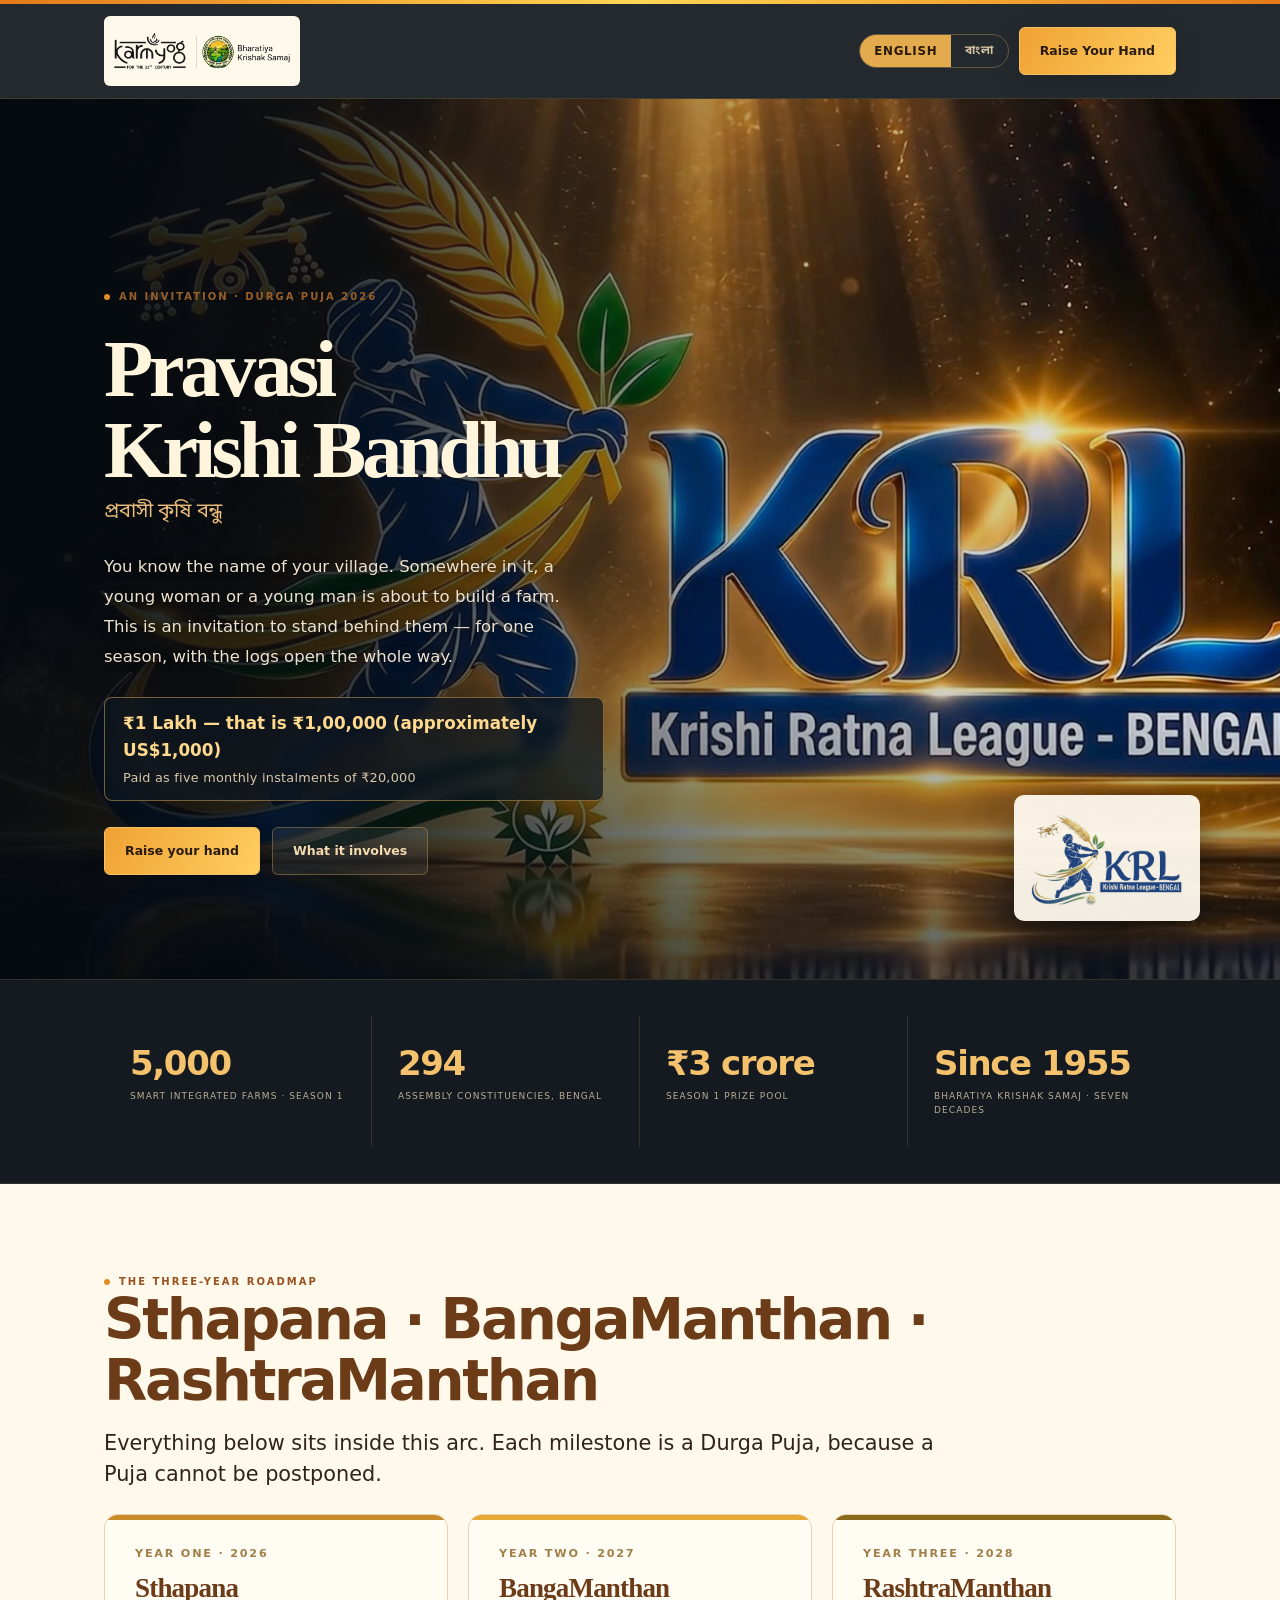
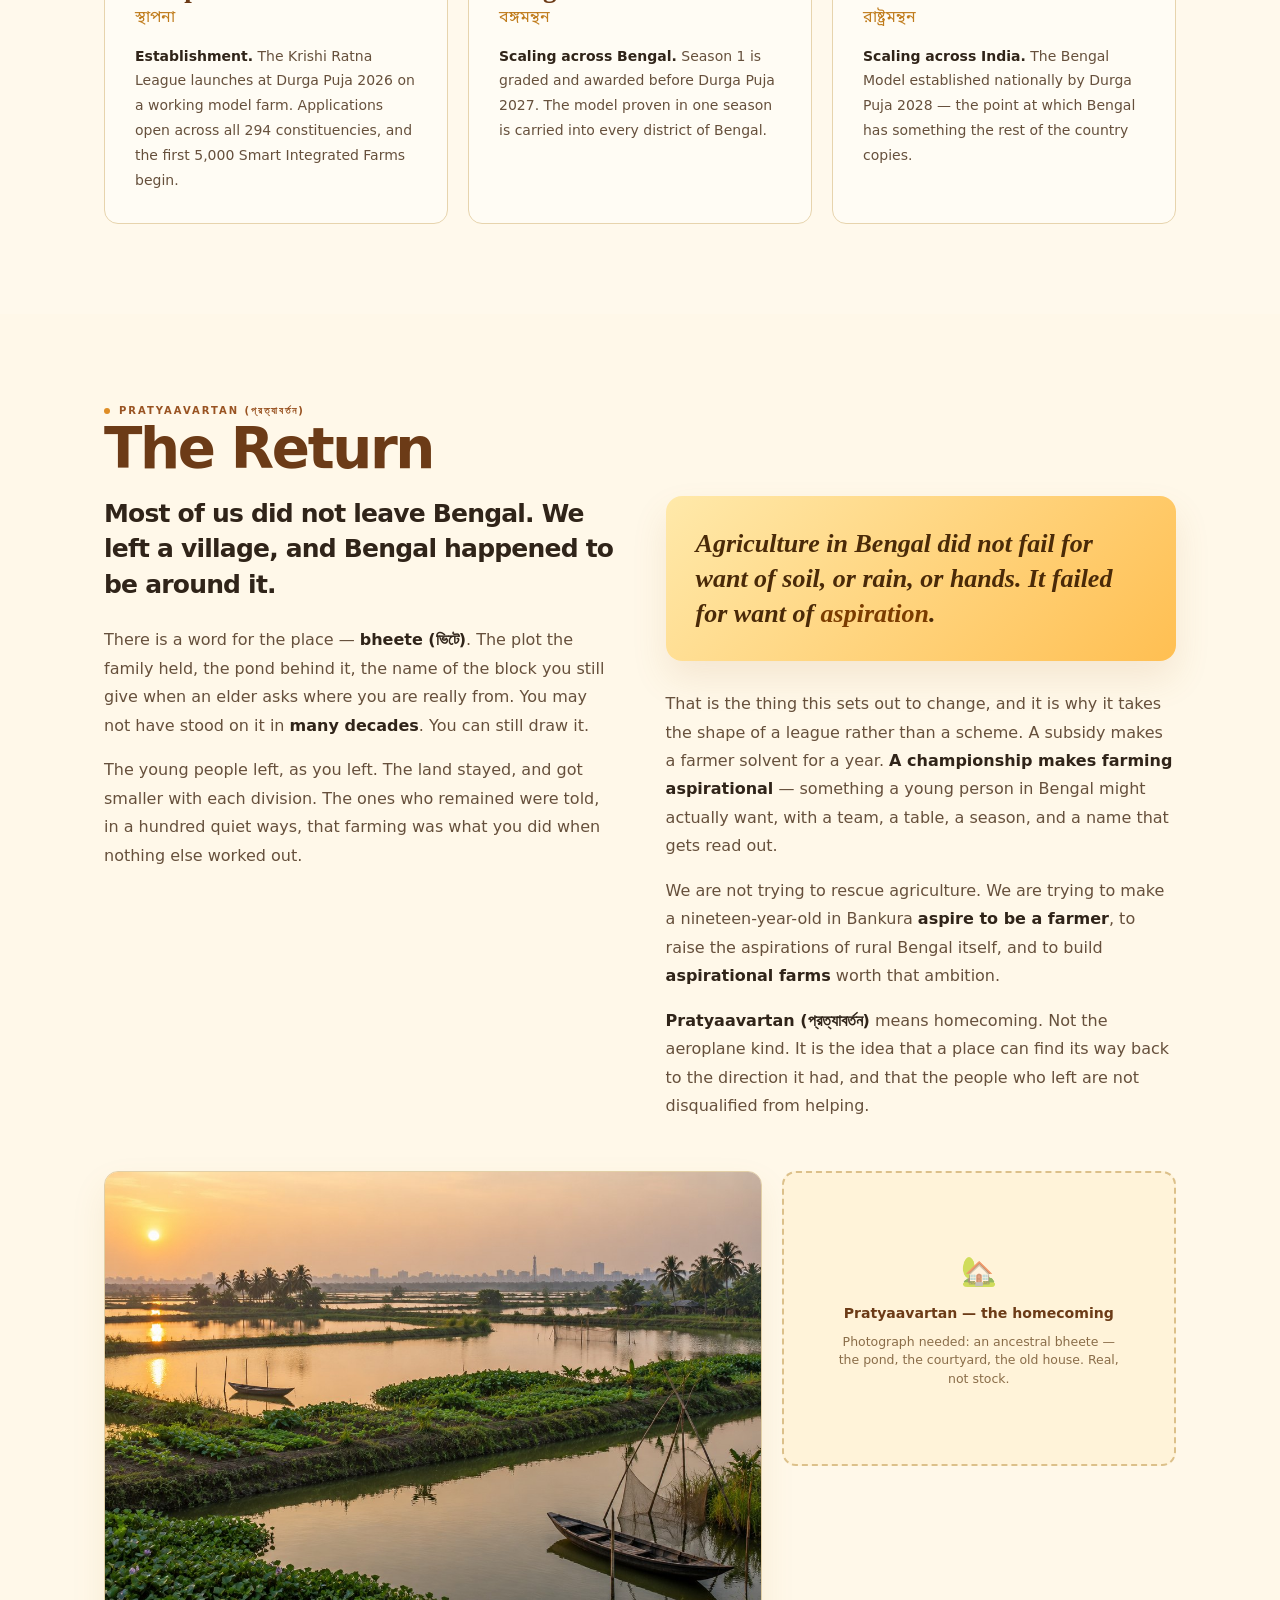
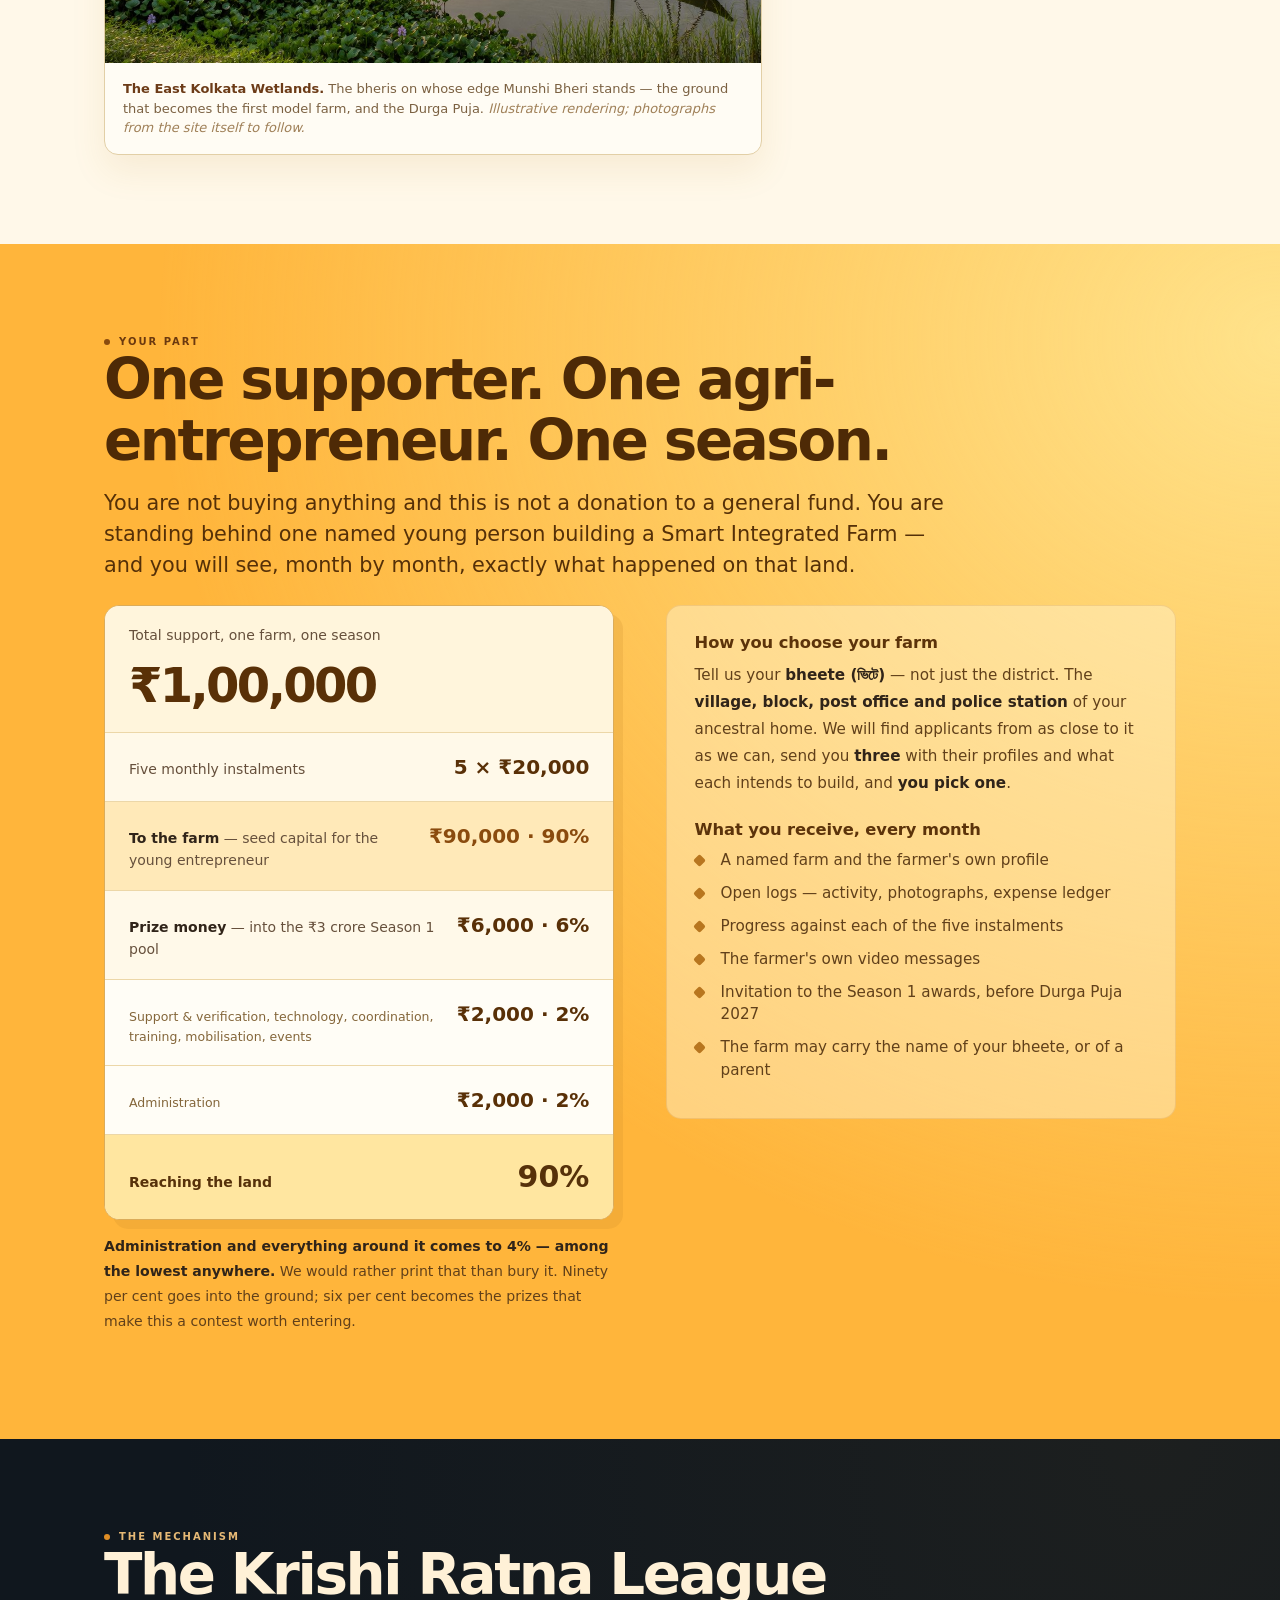
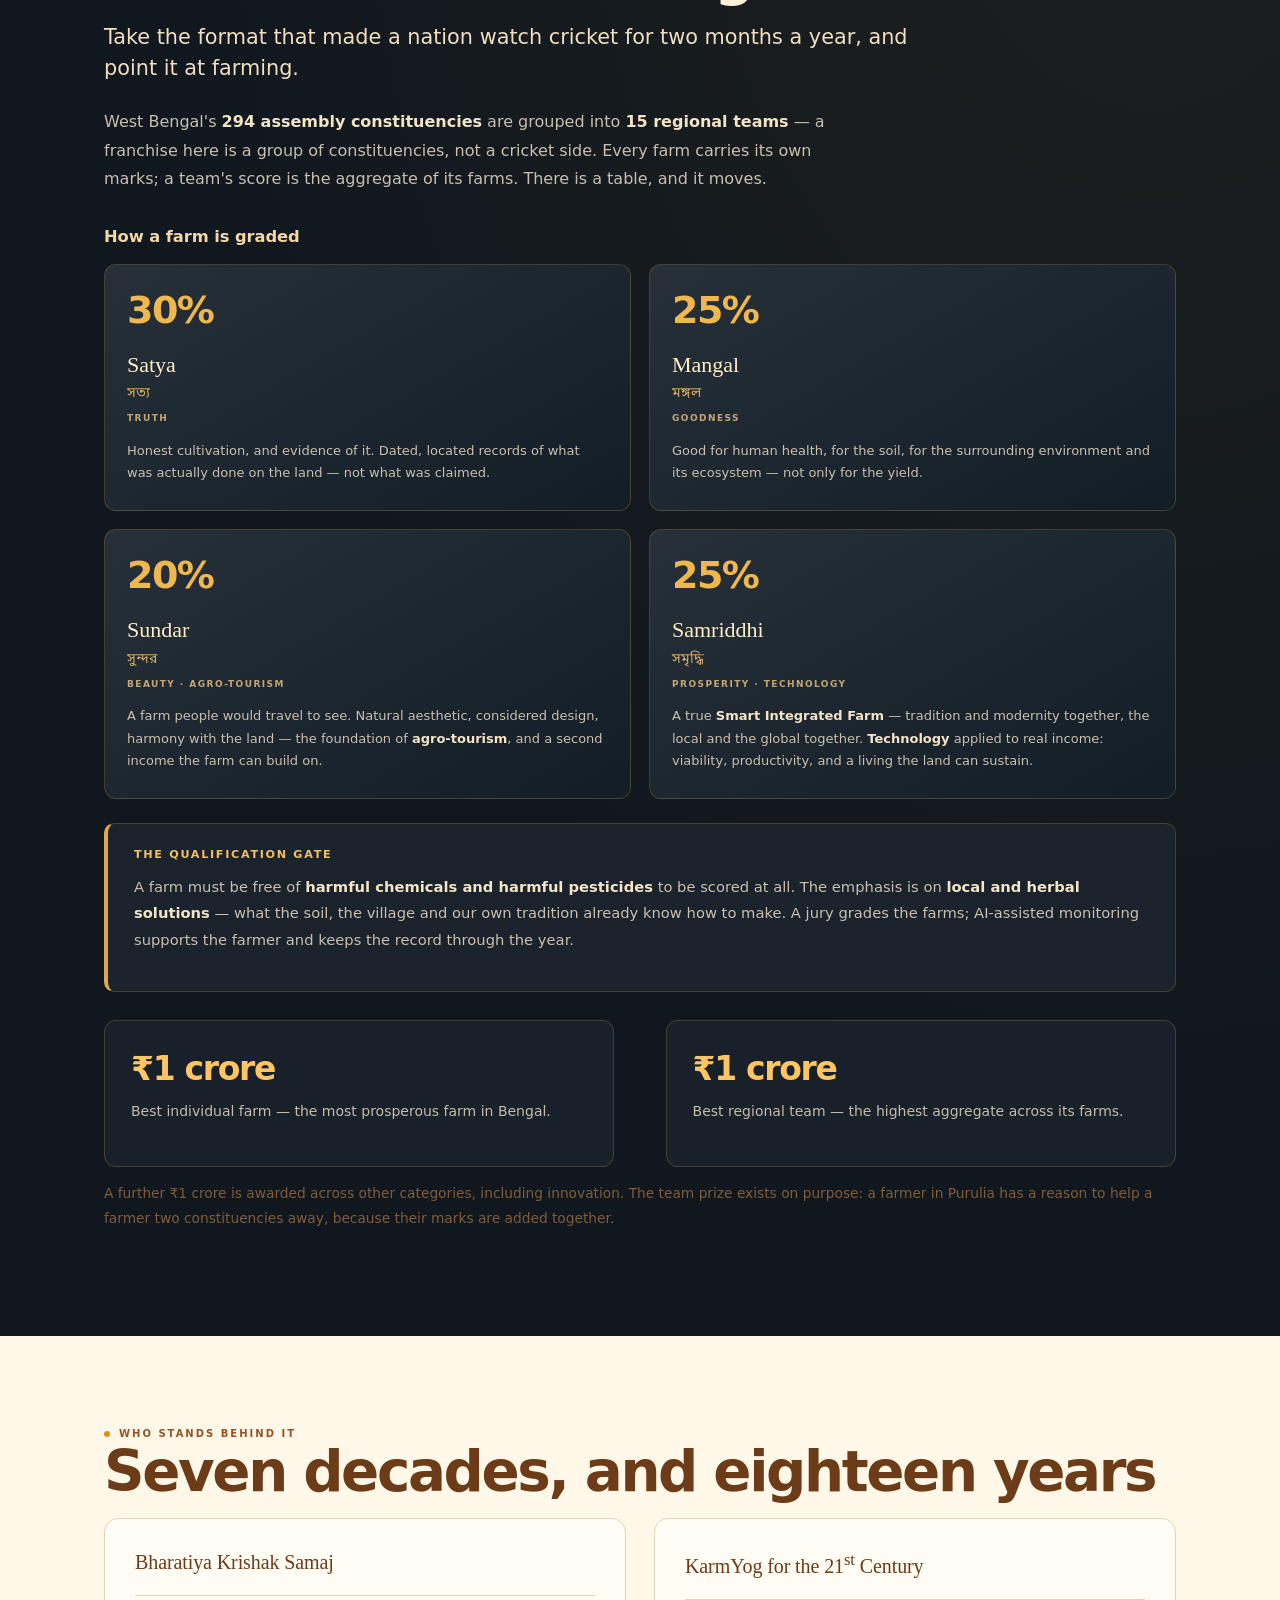
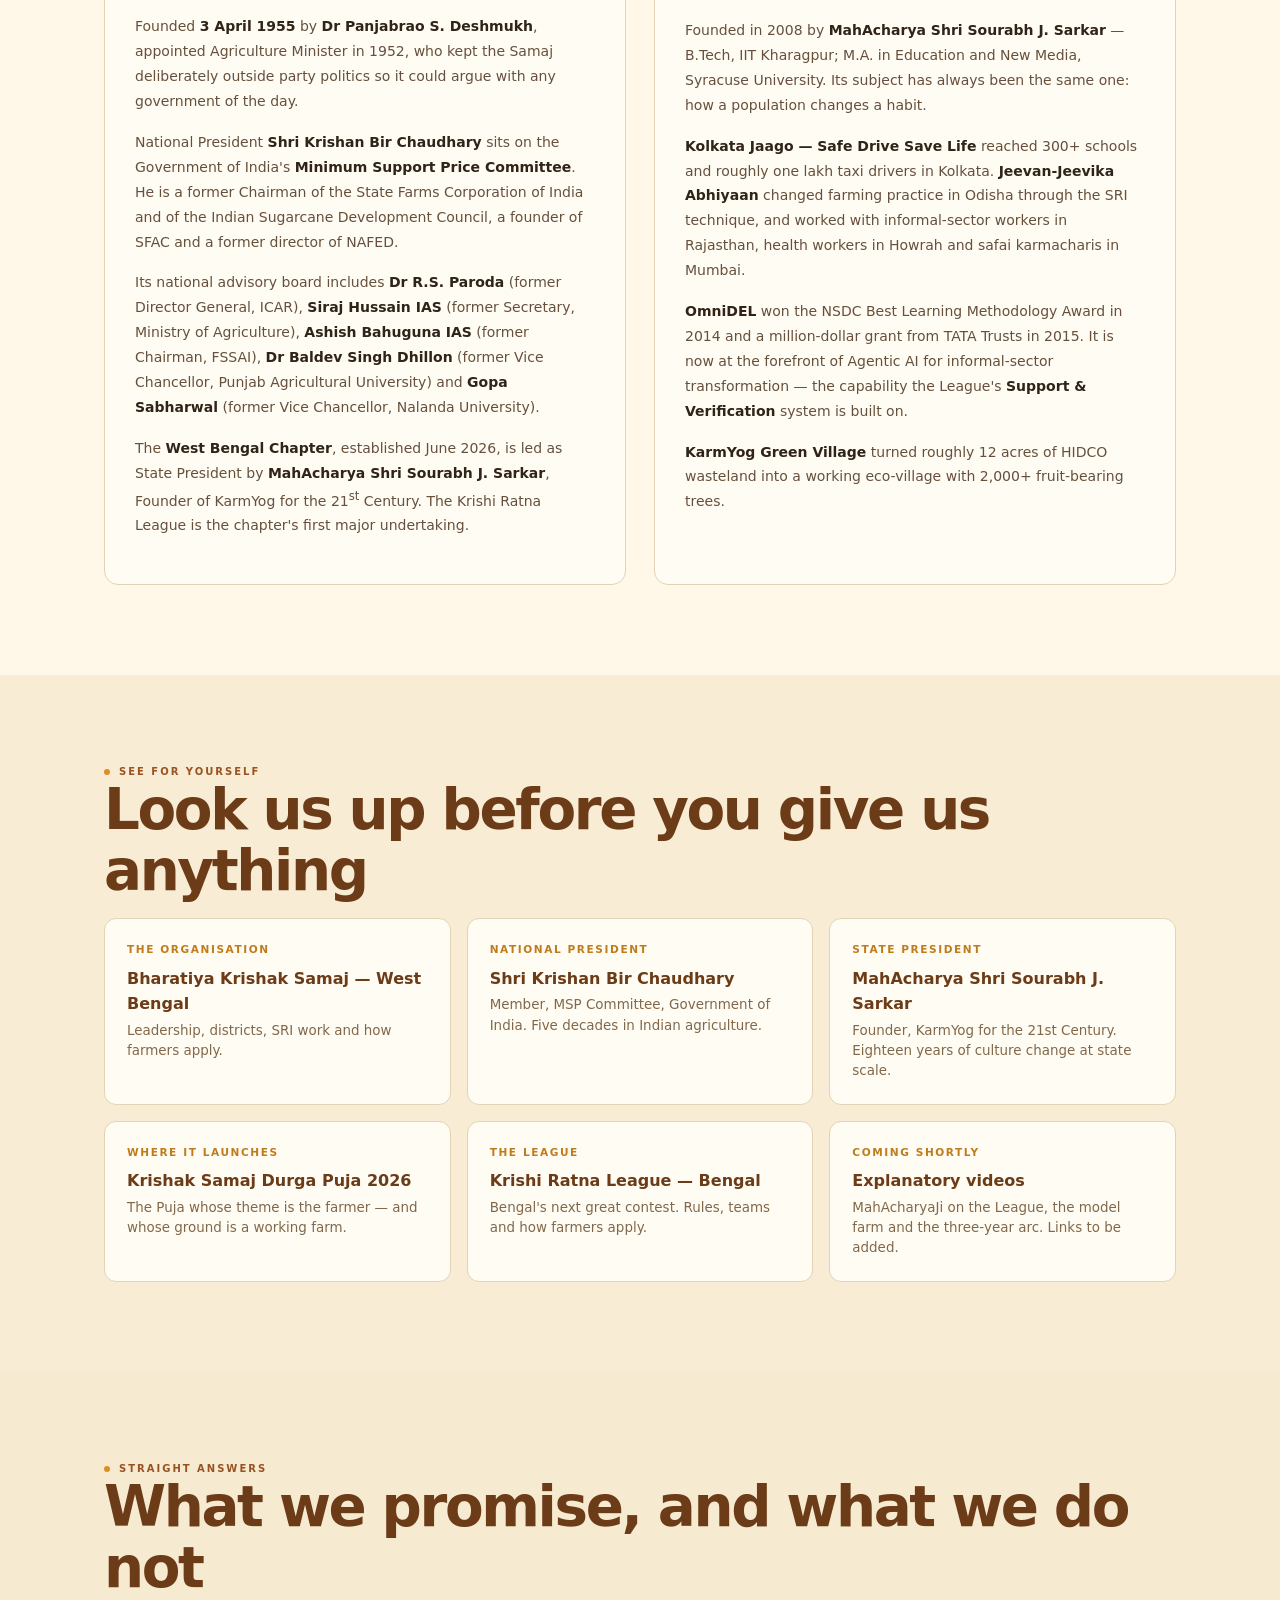
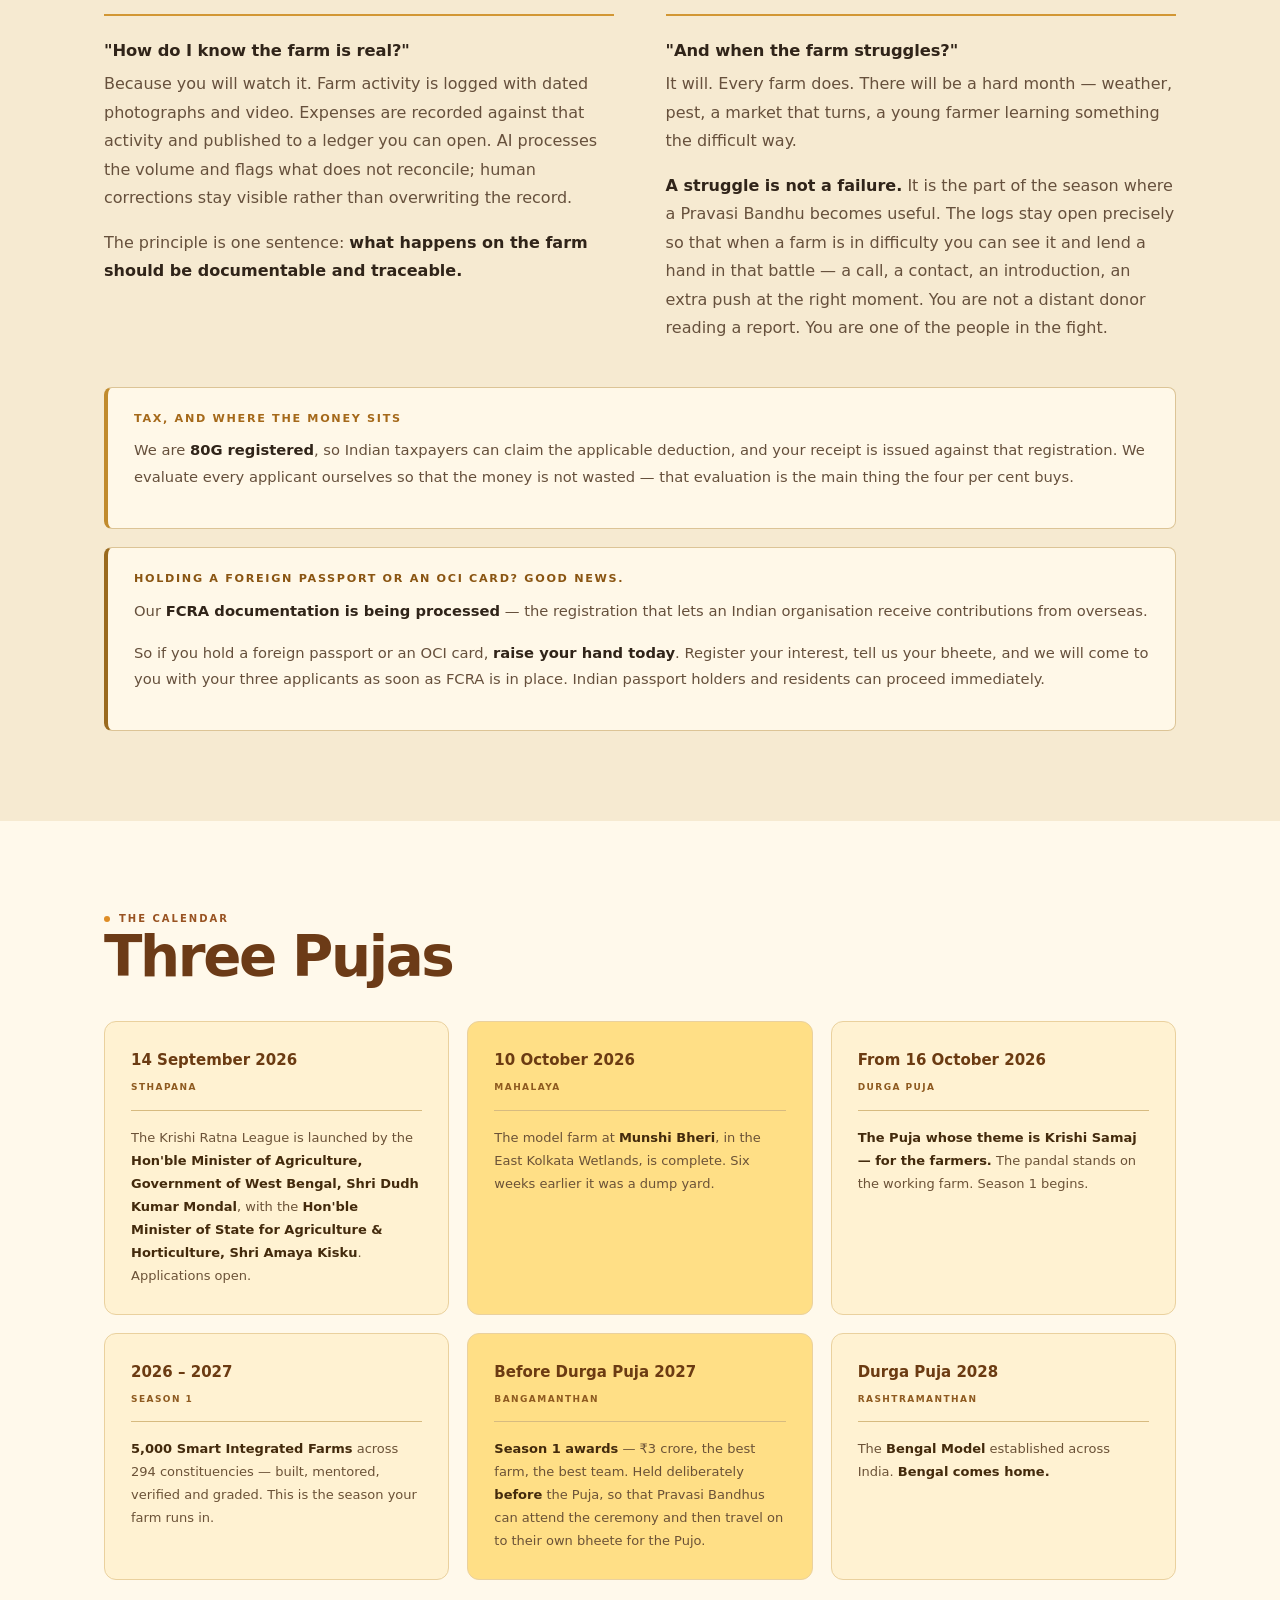
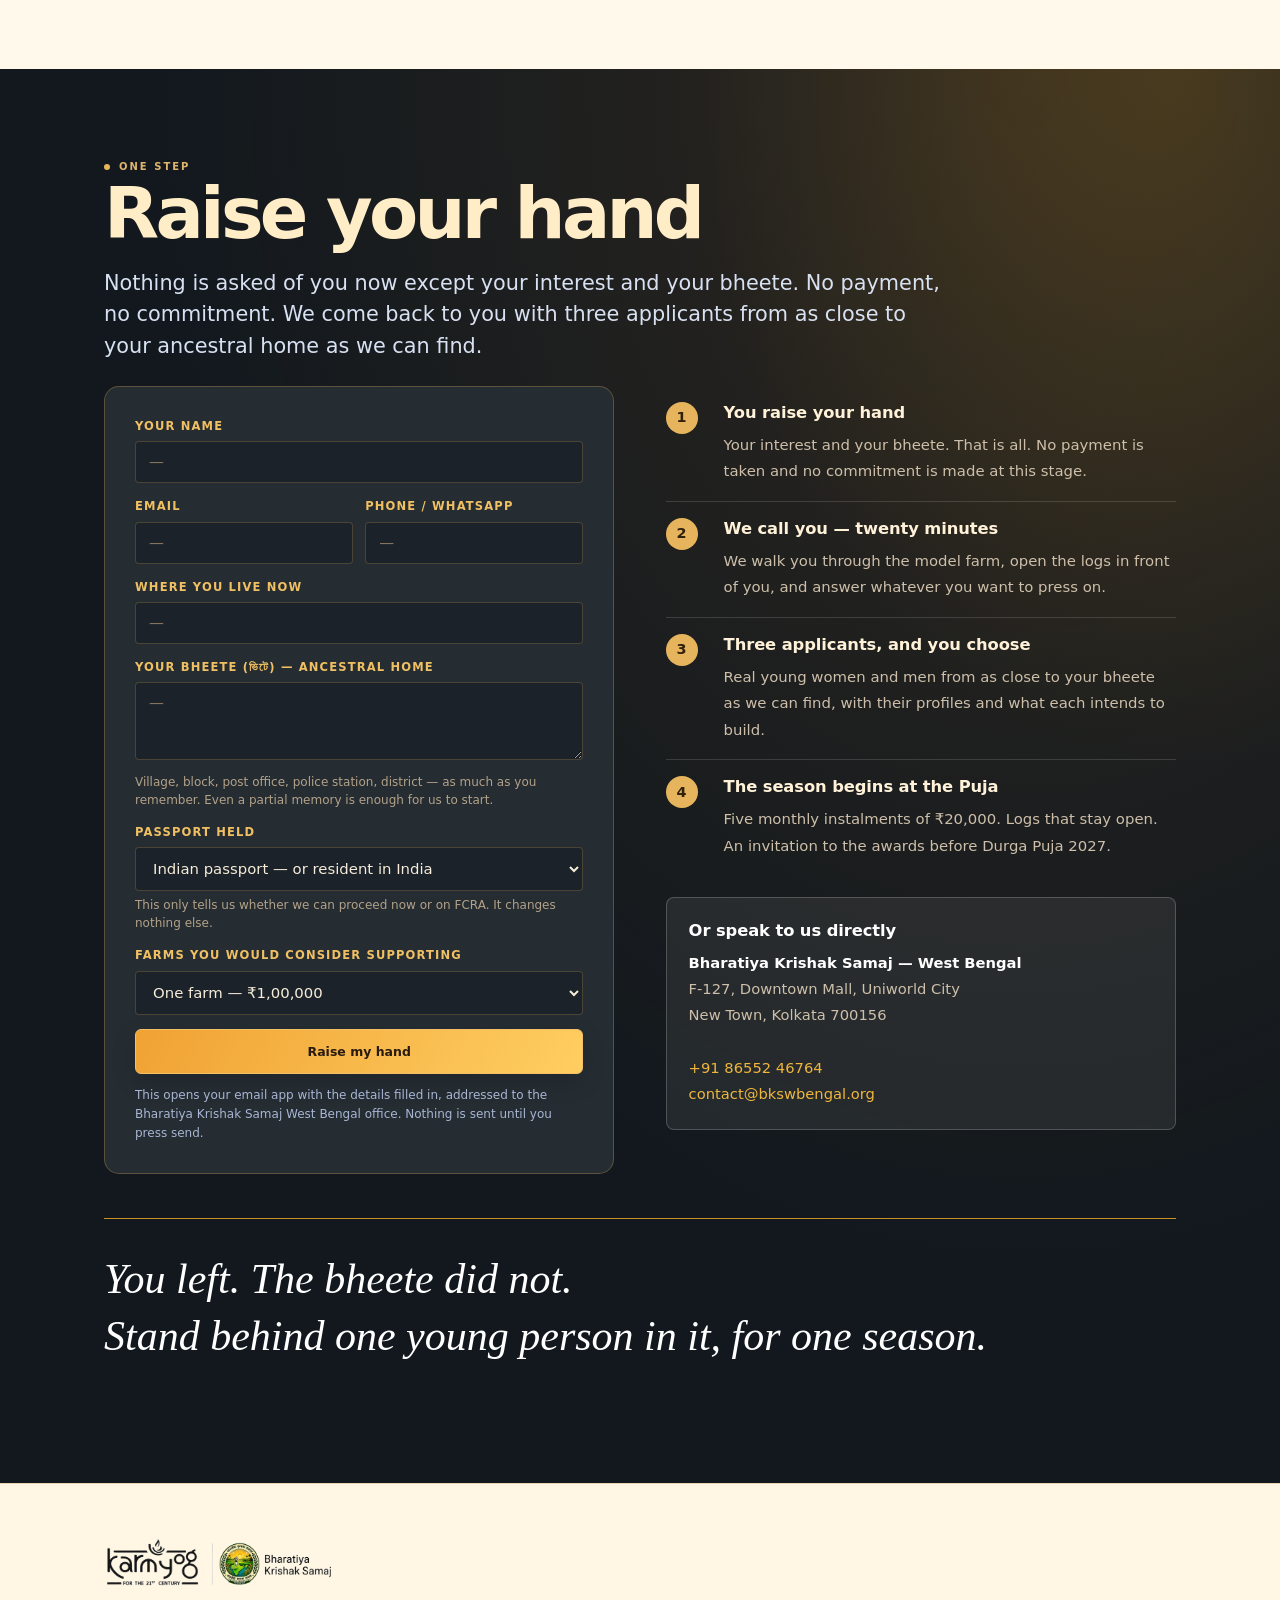
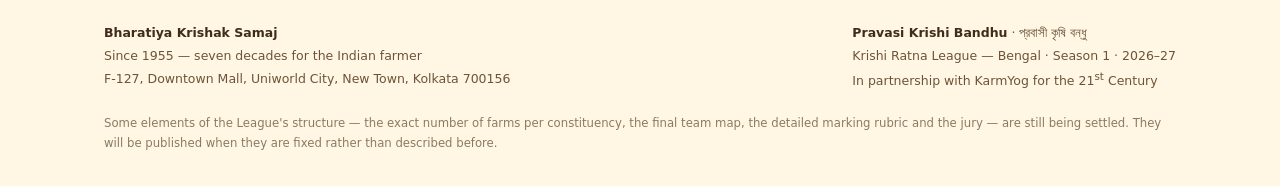
<file: cinematic/pravasi-krishi-bandhu/index.html>
<!DOCTYPE html>
<html lang="en" data-lang="en">
<head>
<meta charset="utf-8">
<meta name="viewport" content="width=device-width, initial-scale=1">
<title>Pravasi Krishi Bandhu — Krishi Ratna League Bengal</title>
<meta name="description" content="Stand behind one young farmer in the bheete your family came from. ₹1 Lakh for one season, in five monthly instalments, with the logs open the whole way.">
<meta property="og:title" content="Pravasi Krishi Bandhu — প্রবাসী কৃষি বন্ধু">
<meta property="og:description" content="Make farming aspirational. Stand behind one young farmer in your ancestral village for one season.">
<meta property="og:type" content="website">
<link rel="preconnect" href="https://fonts.googleapis.com">
<link rel="preconnect" href="https://fonts.gstatic.com" crossorigin>
<link href="https://fonts.googleapis.com/css2?family=Noto+Sans+Bengali:wght@400;600;700&display=swap" rel="stylesheet">
<link rel="icon" href="data:image/svg+xml,<svg xmlns='http://www.w3.org/2000/svg' viewBox='0 0 100 100'><text y='.9em' font-size='90'>🌾</text></svg>">
<style>
:root{
  /* palette taken from the KRL mark: deep blue, wheat gold, leaf green */
  --blue:#1B3A7A; --blue-deep:#12295A; --blue-ink:#0A1730; --blue-soft:#2E52A0;
  --blue-tint:#EAF0FB; --blue-line:#C6D4EE;
  --gold:#C8901F; --gold-bright:#EFB63C; --gold-tint:#FCF1D8;
  --leaf:#3E8E35; --leaf-tint:#E7F3E5;
  --paper:#FFFFFF; --paper-tint:#F4F6FA;
  --ink:#0E1B33; --ink-soft:#37476A; --ink-mute:#6A7896; --ink-faint:#9AA6BF;
  --line:#DCE3EF;
  --sans:'Inter','Segoe UI',system-ui,-apple-system,'Helvetica Neue',sans-serif;
  --display:'Georgia','Iowan Old Style','Times New Roman',serif;
  --bn:'Noto Sans Bengali','Nirmala UI',sans-serif;
  --wrap:1120px;
}
*{margin:0;padding:0;box-sizing:border-box}
html{scroll-behavior:smooth}
body{font-family:var(--sans);color:var(--ink);background:var(--paper);
  font-size:17px;line-height:1.6;-webkit-font-smoothing:antialiased}
img{max-width:100%;display:block}
.wrap{max-width:var(--wrap);margin:0 auto;padding:0 24px}
section{padding:clamp(56px,7vw,96px) 0}

/* ---------- language switching ---------- */
html[data-lang="en"] .bn-only{display:none!important}
html[data-lang="bn"] .en-only{display:none!important}
.bn-only{font-family:var(--bn)}
html[data-lang="bn"] body,
html[data-lang="bn"] h1,
html[data-lang="bn"] h2,
html[data-lang="bn"] h3{font-family:var(--bn)}

/* ---------- type ---------- */
h1,h2,h3{font-weight:700;letter-spacing:-.02em;line-height:1.12}
h1{font-family:var(--display);font-weight:400;letter-spacing:-.025em}
h2{font-size:clamp(1.75rem,3.4vw,2.6rem);color:var(--blue-deep);margin:0 0 1rem}
h3{font-size:1.02rem;letter-spacing:-.005em;margin:0 0 .5rem;line-height:1.35}
p{margin:0 0 1rem;color:var(--ink-soft)}
p:last-child{margin-bottom:0}
strong{color:var(--ink);font-weight:600}
a{color:var(--blue)}
.eyebrow{font-size:.71rem;letter-spacing:.2em;text-transform:uppercase;
  color:var(--gold);font-weight:700}
.eyebrow.b{color:var(--blue-soft)}
.lead{font-size:clamp(1.1rem,1.9vw,1.3rem);line-height:1.5;color:var(--ink);
  max-width:64ch;margin-bottom:1.5rem}
.tint{background:var(--paper-tint)}

/* ---------- header ---------- */
.topline{height:5px;background:linear-gradient(90deg,var(--blue) 0 34%,var(--gold) 34% 67%,var(--leaf) 67% 100%)}
header{background:var(--paper);border-bottom:1px solid var(--line);
  position:sticky;top:0;z-index:40}
.hd{display:flex;align-items:center;justify-content:space-between;gap:16px;
  padding:12px 24px;max-width:var(--wrap);margin:0 auto}
.hd img{width:200px}
.hd .right{display:flex;align-items:center;gap:10px}
.langsw{display:flex;border:1px solid var(--blue-line);border-radius:999px;overflow:hidden}
.langsw button{font-family:var(--sans);font-size:.74rem;font-weight:700;letter-spacing:.06em;
  padding:8px 14px;border:0;background:transparent;color:var(--ink-mute);cursor:pointer}
.langsw button[aria-pressed="true"]{background:var(--blue);color:#fff}
.langsw button:last-child{font-family:var(--bn)}
.btn{font-size:.82rem;font-weight:700;letter-spacing:.04em;text-decoration:none;
  padding:12px 20px;border-radius:4px;display:inline-block;border:0;cursor:pointer;
  font-family:inherit;text-align:center}
.btn.p{background:var(--gold);color:var(--blue-ink)}
.btn.p:hover{background:var(--gold-bright)}
.btn.ghost{background:rgba(255,255,255,.1);color:#fff;border:1.5px solid rgba(255,255,255,.4)}
.btn.ghost:hover{background:rgba(255,255,255,.2)}
.btnrow{display:flex;flex-wrap:wrap;gap:12px}

/* ---------- hero ---------- */
.hero{background:var(--blue-ink);color:#E4EAF6;position:relative;overflow:hidden;
  padding:clamp(44px,6vw,76px) 0 clamp(40px,5vw,64px)}
.hero:before{content:'';position:absolute;inset:0;
  background:radial-gradient(ellipse 70% 90% at 88% 10%,rgba(200,144,31,.22),transparent 60%),
             radial-gradient(ellipse 60% 80% at 5% 95%,rgba(62,142,53,.18),transparent 60%)}
.hero .wrap{position:relative}
.hero-grid{display:grid;grid-template-columns:1.4fr .85fr;gap:44px;align-items:center}
.hero h1{font-size:clamp(2.5rem,6.2vw,4.2rem);color:#fff;margin:.5rem 0 .25rem}
.hero .bnsub{font-family:var(--bn);font-size:clamp(1.15rem,2.4vw,1.6rem);
  color:var(--gold-bright);margin-bottom:1.4rem}
.hero .lede{font-size:clamp(1.1rem,1.9vw,1.32rem);line-height:1.5;color:#D3DCEE;
  max-width:46ch;margin-bottom:1rem}
.hero .amt{display:inline-block;background:rgba(239,182,60,.14);
  border:1px solid rgba(239,182,60,.5);color:var(--gold-bright);
  padding:12px 18px;border-radius:4px;font-weight:700;font-size:1.05rem;
  margin:.4rem 0 1.6rem}
.hero .amt small{display:block;font-weight:400;font-size:.8rem;color:#C9D4EA;
  letter-spacing:.02em;margin-top:4px}
.hero-grid .mark{width:100%;max-width:310px;margin-left:auto;
  background:#fff;border-radius:8px;padding:22px}

/* ---------- stat strip ---------- */
.strip{background:var(--blue);color:#fff}
.strip .wrap{display:grid;grid-template-columns:repeat(4,1fr);gap:28px;
  padding-top:36px;padding-bottom:36px}
.strip .f{font-size:clamp(1.45rem,2.8vw,2rem);line-height:1;margin-bottom:.45rem;
  font-weight:700;letter-spacing:-.02em}
.strip .l{font-size:.68rem;letter-spacing:.14em;text-transform:uppercase;
  color:#B9C9EA;line-height:1.6}

/* ---------- roadmap ---------- */
.road{display:grid;grid-template-columns:repeat(3,1fr);gap:20px;margin-top:8px}
.phase{background:var(--paper);border:1px solid var(--line);border-radius:6px;
  padding:26px;position:relative;overflow:hidden}
.phase:before{content:'';position:absolute;top:0;left:0;right:0;height:4px;background:var(--blue)}
.phase:nth-child(2):before{background:var(--gold)}
.phase:nth-child(3):before{background:var(--leaf)}
.phase .yr{font-size:.7rem;letter-spacing:.16em;text-transform:uppercase;
  color:var(--ink-faint);font-weight:700;margin-bottom:10px}
.phase .nm{font-family:var(--display);font-size:1.5rem;color:var(--blue-deep);
  letter-spacing:-.02em;line-height:1.15}
.phase .nb{font-family:var(--bn);font-size:1rem;color:var(--gold);margin:2px 0 12px}
.phase p{font-size:.93rem;margin:0}

/* ---------- generic ---------- */
.two{display:grid;grid-template-columns:1fr 1fr;gap:clamp(28px,4vw,52px)}
.two.start{align-items:start}
.card{background:var(--paper);border:1px solid var(--line);border-radius:6px;padding:26px}
.card.tinted{background:var(--blue-tint);border-color:var(--blue-line)}
.card p{font-size:.94rem}
.quote{border-left:3px solid var(--gold);padding:6px 0 6px 24px;margin:1.8rem 0;
  font-family:var(--display);font-size:clamp(1.2rem,2.3vw,1.5rem);line-height:1.4;
  color:var(--blue-deep);font-style:italic}
ul.ticks{list-style:none}
ul.ticks li{font-size:.95rem;line-height:1.5;color:var(--ink-soft);
  padding-left:26px;margin-bottom:10px;position:relative}
ul.ticks li:before{content:'';position:absolute;left:0;top:7px;width:9px;height:9px;
  background:var(--gold);border-radius:2px;transform:rotate(45deg)}
ul.ticks li strong{color:var(--ink)}

/* ---------- money ---------- */
.money{border:1px solid var(--line);border-radius:6px;overflow:hidden;background:var(--paper)}
.money .r{display:flex;justify-content:space-between;align-items:baseline;gap:18px;
  padding:15px 22px;border-bottom:1px solid var(--line);font-size:.95rem;color:var(--ink-soft)}
.money .r .v{font-weight:700;color:var(--ink);white-space:nowrap}
.money .r.farm{background:var(--leaf-tint)}
.money .r.farm .v{color:var(--leaf)}
.money .r.sub{font-size:.87rem;color:var(--ink-mute);padding-left:38px}
.money .r:last-child{border-bottom:0;background:var(--blue);color:#fff;font-weight:700}
.money .r:last-child .v{color:#fff}

/* ---------- dimensions ---------- */
.dims{display:grid;grid-template-columns:repeat(2,1fr);gap:18px}
.dim{border:1px solid var(--line);border-radius:6px;padding:22px;position:relative;
  background:var(--paper)}
.dim .w{font-size:1.3rem;font-weight:700;color:var(--gold);position:absolute;top:18px;right:22px}
.dim .n{font-family:var(--display);font-size:1.35rem;color:var(--blue-deep)}
.dim .nb{font-family:var(--bn);font-size:.9rem;color:var(--gold);margin-top:1px}
.dim .e{font-size:.64rem;letter-spacing:.16em;text-transform:uppercase;
  color:var(--ink-faint);margin:6px 0 10px;font-weight:700}
.dim p{font-size:.88rem;line-height:1.5;margin:0}

/* ---------- timeline ---------- */
.tl{border-top:1px solid var(--line)}
.tl .i{display:grid;grid-template-columns:200px 1fr;gap:28px;padding:19px 0;
  border-bottom:1px solid var(--line)}
.tl .d{font-size:.9rem;font-weight:700;color:var(--blue)}
.tl .d .ph{display:block;font-weight:700;font-size:.64rem;letter-spacing:.16em;
  text-transform:uppercase;color:var(--gold);margin-top:4px}
.tl .b{font-size:.96rem;color:var(--ink-soft)}

/* ---------- note ---------- */
.note{background:var(--gold-tint);border-left:3px solid var(--gold);
  padding:22px 26px;border-radius:0 6px 6px 0}
.note.blue{background:var(--blue-tint);border-color:var(--blue)}
.note .h{font-size:.7rem;font-weight:700;letter-spacing:.15em;text-transform:uppercase;
  color:var(--gold);display:block;margin-bottom:10px}
.note.blue .h{color:var(--blue)}
.note p{font-size:.92rem}

/* ---------- image slots ---------- */
.shots{display:grid;grid-template-columns:1.25fr .75fr;gap:20px;margin-top:28px;align-items:start}
.photo{margin:0;border:1px solid var(--line);border-radius:6px;overflow:hidden;background:var(--paper)}
.photo img{width:100%;aspect-ratio:4/3;object-fit:cover;display:block}
.photo figcaption{font-size:.82rem;line-height:1.5;color:var(--ink-mute);padding:14px 16px}
.photo figcaption strong{color:var(--blue-deep)}
.photo figcaption em{color:var(--ink-faint);font-style:italic}
.shot{aspect-ratio:4/3;border:2px dashed var(--blue-line);border-radius:6px;
  background:var(--blue-tint);display:flex;flex-direction:column;align-items:center;
  justify-content:center;text-align:center;padding:24px;gap:8px}
.shot .ic{font-size:1.8rem;opacity:.65}
.shot .t{font-size:.88rem;font-weight:700;color:var(--blue-deep)}
.shot .d{font-size:.78rem;color:var(--ink-mute);max-width:36ch;line-height:1.5}

/* ---------- links ---------- */
.links{display:grid;grid-template-columns:repeat(3,1fr);gap:16px}
.lk{display:block;text-decoration:none;border:1px solid var(--line);border-radius:6px;
  padding:20px;background:var(--paper);transition:border-color .15s,transform .15s}
.lk:hover{border-color:var(--blue);transform:translateY(-2px)}
.lk .k{font-size:.66rem;letter-spacing:.15em;text-transform:uppercase;
  color:var(--gold);font-weight:700;margin-bottom:8px}
.lk .t{font-size:1rem;font-weight:700;color:var(--blue-deep);margin-bottom:4px}
.lk .d{font-size:.84rem;color:var(--ink-mute);line-height:1.5}

/* ---------- register / CTA ---------- */
.close{background:var(--blue-ink);color:#D3DCEE;position:relative;overflow:hidden}
.close:before{content:'';position:absolute;inset:0;
  background:radial-gradient(ellipse 60% 80% at 92% 0%,rgba(200,144,31,.2),transparent 62%)}
.close .wrap{position:relative}
.close h2{color:#fff}
.close p{color:#C3CEE4}
.close .eyebrow{color:var(--gold-bright)}
.form{background:rgba(255,255,255,.07);border:1px solid rgba(255,255,255,.22);
  border-radius:8px;padding:28px}
.fg{margin-bottom:14px}
.fg label{display:block;font-size:.72rem;letter-spacing:.1em;text-transform:uppercase;
  font-weight:700;color:var(--gold-bright);margin-bottom:6px}
.fg input,.fg select,.fg textarea{width:100%;padding:11px 13px;border-radius:4px;
  border:1px solid rgba(255,255,255,.28);background:rgba(255,255,255,.08);
  color:#fff;font-family:inherit;font-size:.93rem}
.fg input::placeholder,.fg textarea::placeholder{color:#8FA0C2}
.fg select option{background:#0A1730;color:#fff}
.fg .hint{font-size:.75rem;color:#A8B6D4;margin-top:5px;line-height:1.5}
.fg2{display:grid;grid-template-columns:1fr 1fr;gap:12px}
.steps .step{display:grid;grid-template-columns:40px 1fr;gap:18px;padding:16px 0;
  border-bottom:1px solid rgba(255,255,255,.14)}
.steps .step:last-child{border-bottom:0}
.steps .i{width:32px;height:32px;border-radius:50%;background:var(--gold);
  color:var(--blue-ink);font-size:.9rem;font-weight:700;display:flex;
  align-items:center;justify-content:center}
.steps h3{color:#fff}
.steps p{font-size:.93rem;margin:0}

footer{background:var(--paper-tint);border-top:1px solid var(--line);padding:40px 0 32px}
footer img{width:230px;margin-bottom:20px}
footer .f{display:flex;justify-content:space-between;gap:32px;flex-wrap:wrap;
  font-size:.8rem;color:var(--ink-mute);line-height:1.85}
footer strong{color:var(--ink)}
.fine{font-size:.73rem;color:var(--ink-faint);margin-top:22px;line-height:1.7}

@media(max-width:900px){
  .hero-grid{grid-template-columns:1fr;gap:30px}
  .hero-grid .mark{margin:0;max-width:240px}
  .strip .wrap{grid-template-columns:1fr 1fr;gap:24px}
  .two,.dims,.road,.links,.shots,.fg2{grid-template-columns:1fr}
  .tl .i{grid-template-columns:1fr;gap:6px}
  .hd img{width:150px}
  .hd{flex-wrap:wrap}
  .hd .btn{display:none}
}
</style>
<link rel="stylesheet" href="cinema.css">
<script src="cinema.js" defer></script>
</head>
<body>

<div class="topline"></div>
<header>
  <div class="hd">
    <img src="masthead-t.png" alt="KarmYog for the 21st Century · Bharatiya Krishak Samaj">
    <div class="right">
      <div class="langsw" role="group" aria-label="Language">
        <button type="button" id="btn-en" aria-pressed="true" onclick="setLang('en')">ENGLISH</button>
        <button type="button" id="btn-bn" aria-pressed="false" onclick="setLang('bn')">বাংলা</button>
      </div>
      <a class="btn p" href="#register">
        <span class="en-only">Raise Your Hand</span><span class="bn-only">হাত তুলুন</span></a>
    </div>
  </div>
</header>

<!-- ================= HERO ================= -->
<div class="hero">
  <figure class="intro-player">
    <div class="film-frame">
      <video id="league-intro" muted loop playsinline preload="metadata"
             poster="media/krl-poster.jpg" width="1920" height="1080"
             aria-label="Krishi Ratna League introduction">
        <source src="media/krl-intro.mp4" type="video/mp4">
      </video>
    </div>
  </figure>
  <div class="wrap hero-grid">
    <div>
      <div class="eyebrow">
        <span class="en-only">An invitation · Durga Puja 2026</span>
        <span class="bn-only">আহ্বান · দুর্গাপূজা ২০২৬</span></div>
      <h1>Pravasi<br>Krishi Bandhu</h1>
      <div class="bnsub">প্রবাসী কৃষি বন্ধু</div>

      <p class="lede en-only">You know the name of your village. Somewhere in it, a young woman
      or a young man is about to build a farm. This is an invitation to stand behind them — for
      one season, with the logs open the whole way.</p>
      <p class="lede bn-only">আপনি আপনার গ্রামের নাম জানেন। সেখানেই কোনও এক তরুণী বা তরুণ
      একটি খামার গড়তে চলেছেন। এক মরসুমের জন্য, সম্পূর্ণ স্বচ্ছতার সঙ্গে তাঁর পাশে
      দাঁড়ানোর আহ্বান এটি।</p>

      <div class="amt">
        <span class="en-only">₹1 Lakh — that is ₹1,00,000 (approximately US$1,000)
          <small>Paid as five monthly instalments of ₹20,000</small></span>
        <span class="bn-only">১ লক্ষ টাকা — অর্থাৎ ₹১,০০,০০০ (আনুমানিক ১,০০০ মার্কিন ডলার)
          <small>প্রতি মাসে ₹২০,০০০ করে পাঁচটি কিস্তিতে</small></span>
      </div>

      <div class="btnrow">
        <a class="btn p" href="#register">
          <span class="en-only">Raise your hand</span><span class="bn-only">হাত তুলুন</span></a>
        <a class="btn ghost" href="#offer">
          <span class="en-only">What it involves</span><span class="bn-only">কী ভাবে</span></a>
      </div>
    </div>
    <div class="mark"><img src="krl-logo-t.png" alt="Krishi Ratna League — Bengal"></div>
  </div>
</div>

<!-- ================= STRIP ================= -->
<div class="strip">
  <div class="wrap">
    <div><div class="f"><span class="en-only">5,000</span><span class="bn-only">৫,০০০</span></div>
      <div class="l"><span class="en-only">Smart Integrated Farms · Season 1</span>
        <span class="bn-only">প্রথম মরসুমে স্মার্ট ইন্টিগ্রেটেড ফার্ম</span></div></div>
    <div><div class="f"><span class="en-only">294</span><span class="bn-only">২৯৪</span></div>
      <div class="l"><span class="en-only">Assembly constituencies, Bengal</span>
        <span class="bn-only">বাংলার বিধানসভা কেন্দ্র</span></div></div>
    <div><div class="f"><span class="en-only">₹3 crore</span><span class="bn-only">৩ কোটি টাকা</span></div>
      <div class="l"><span class="en-only">Season 1 prize pool</span>
        <span class="bn-only">প্রথম মরসুমের পুরস্কার</span></div></div>
    <div><div class="f"><span class="en-only">Since 1955</span><span class="bn-only">১৯৫৫ সাল থেকে</span></div>
      <div class="l"><span class="en-only">Bharatiya Krishak Samaj · seven decades</span>
        <span class="bn-only">ভারতীয় কৃষক সমাজ · সাত দশক</span></div></div>
  </div>
</div>

<!-- ================= ROADMAP ================= -->
<section class="roadmap">
  <div class="wrap">
    <div class="eyebrow b"><span class="en-only">The three-year roadmap</span>
      <span class="bn-only">তিন বছরের পথরেখা</span></div>
    <h2><span class="en-only">Sthapana · BangaManthan · RashtraManthan</span>
      <span class="bn-only">স্থাপনা · বঙ্গমন্থন · রাষ্ট্রমন্থন</span></h2>
    <p class="lead en-only">Everything below sits inside this arc. Each milestone is a Durga
    Puja, because a Puja cannot be postponed.</p>
    <p class="lead bn-only">নীচের সব কিছুই এই তিন ধাপের মধ্যে। প্রতিটি মাইলফলক একটি
    দুর্গাপূজা — কারণ পূজা পিছিয়ে দেওয়া যায় না।</p>

    <div class="road">
      <div class="phase">
        <div class="yr"><span class="en-only">Year one · 2026</span>
          <span class="bn-only">প্রথম বছর · ২০২৬</span></div>
        <div class="nm">Sthapana</div><div class="nb">স্থাপনা</div>
        <p class="en-only"><strong>Establishment.</strong> The Krishi Ratna League launches at
        Durga Puja 2026 on a working model farm. Applications open across all 294 constituencies,
        and the first 5,000 Smart Integrated Farms begin.</p>
        <p class="bn-only"><strong>প্রতিষ্ঠা।</strong> দুর্গাপূজা ২০২৬-এ একটি সচল মডেল খামারে
        কৃষি রত্ন লিগের সূচনা। ২৯৪টি কেন্দ্রেই আবেদন শুরু, এবং প্রথম ৫,০০০ স্মার্ট ইন্টিগ্রেটেড
        ফার্মের যাত্রা শুরু।</p>
      </div>
      <div class="phase">
        <div class="yr"><span class="en-only">Year two · 2027</span>
          <span class="bn-only">দ্বিতীয় বছর · ২০২৭</span></div>
        <div class="nm">BangaManthan</div><div class="nb">বঙ্গমন্থন</div>
        <p class="en-only"><strong>Scaling across Bengal.</strong> Season 1 is graded and awarded
        before Durga Puja 2027. The model proven in one season is carried into every district of
        Bengal.</p>
        <p class="bn-only"><strong>সমগ্র বাংলায় বিস্তার।</strong> দুর্গাপূজা ২০২৭-এর আগেই প্রথম
        মরসুমের মূল্যায়ন ও পুরস্কার। এক মরসুমে প্রমাণিত মডেল বাংলার প্রতিটি জেলায় পৌঁছবে।</p>
      </div>
      <div class="phase">
        <div class="yr"><span class="en-only">Year three · 2028</span>
          <span class="bn-only">তৃতীয় বছর · ২০২৮</span></div>
        <div class="nm">RashtraManthan</div><div class="nb">রাষ্ট্রমন্থন</div>
        <p class="en-only"><strong>Scaling across India.</strong> The Bengal Model established
        nationally by Durga Puja 2028 — the point at which Bengal has something the rest of the
        country copies.</p>
        <p class="bn-only"><strong>সারা ভারতে বিস্তার।</strong> দুর্গাপূজা ২০২৮-এর মধ্যে সারা
        দেশে প্রতিষ্ঠিত বাংলা মডেল — যখন বাংলার কাছে এমন কিছু থাকবে যা গোটা দেশ অনুসরণ করবে।</p>
      </div>
    </div>
  </div>
</section>

<!-- ================= THE RETURN ================= -->
<section class="tint return">
  <div class="wrap">
    <div class="eyebrow b"><span class="en-only">Pratyaavartan (প্রত্যাবর্তন)</span>
      <span class="bn-only">প্রত্যাবর্তন</span></div>
    <h2><span class="en-only">The Return</span><span class="bn-only">ফিরে আসা</span></h2>
    <div class="two">
      <div>
        <p class="lead en-only">Most of us did not leave Bengal. We left a village, and Bengal
        happened to be around it.</p>
        <p class="en-only">There is a word for the place — <strong>bheete (ভিটে)</strong>. The plot
        the family held, the pond behind it, the name of the block you still give when an elder asks
        where you are really from. You may not have stood on it in <strong>many decades</strong>.
        You can still draw it.</p>
        <p class="en-only">The young people left, as you left. The land stayed, and got smaller with
        each division. The ones who remained were told, in a hundred quiet ways, that farming was
        what you did when nothing else worked out.</p>

        <p class="lead bn-only">আমাদের বেশির ভাগই বাংলা ছেড়ে যাইনি। আমরা একটি গ্রাম ছেড়েছি,
        আর বাংলা ছিল তার চারপাশে।</p>
        <p class="bn-only">সেই জায়গার একটি নাম আছে — <strong>ভিটে</strong>। পরিবারের সেই
        জমিটুকু, পিছনের পুকুর, আর সেই ব্লকের নাম যা আজও বলেন কোনও গুরুজন জিজ্ঞেস করলে
        আপনি আসলে কোথাকার। হয়তো <strong>বহু দশক</strong> সেখানে পা রাখেননি। তবু আজও এঁকে
        দিতে পারেন।</p>
        <p class="bn-only">তরুণরা চলে গেছে, যেমন আপনি গিয়েছিলেন। জমি থেকে গেছে, আর প্রতিটি
        ভাগে ছোট হয়েছে। যাঁরা রয়ে গেলেন, তাঁদের একশো রকম নিঃশব্দ উপায়ে বোঝানো হয়েছে —
        আর কিছু না হলে তবেই মানুষ চাষ করে।</p>
      </div>
      <div>
        <div class="quote"><span class="en-only">Agriculture in Bengal did not fail for want of
        soil, or rain, or hands. It failed for want of <em>aspiration</em>.</span>
        <span class="bn-only">বাংলার কৃষি ব্যর্থ হয়নি মাটির অভাবে, বৃষ্টির অভাবে বা হাতের
        অভাবে। ব্যর্থ হয়েছে <em>স্বপ্নের</em> অভাবে।</span></div>

        <p class="en-only">That is the thing this sets out to change, and it is why it takes the
        shape of a league rather than a scheme. A subsidy makes a farmer solvent for a year.
        <strong>A championship makes farming aspirational</strong> — something a young person in
        Bengal might actually want, with a team, a table, a season, and a name that gets read out.</p>
        <p class="en-only">We are not trying to rescue agriculture. We are trying to make a
        nineteen-year-old in Bankura <strong>aspire to be a farmer</strong>, to raise the
        aspirations of rural Bengal itself, and to build <strong>aspirational farms</strong> worth
        that ambition.</p>
        <p class="en-only"><strong>Pratyaavartan (প্রত্যাবর্তন)</strong> means homecoming. Not the
        aeroplane kind. It is the idea that a place can find its way back to the direction it had,
        and that the people who left are not disqualified from helping.</p>

        <p class="bn-only">ঠিক এই জিনিসটাই বদলাতে চাই আমরা — আর সেই জন্যই এটি কোনও প্রকল্প নয়,
        একটি লিগ। ভর্তুকি একজন চাষিকে এক বছরের জন্য সচ্ছল করে।
        <strong>প্রতিযোগিতা চাষকে স্বপ্নের পেশা করে তোলে</strong> — দল, পয়েন্ট তালিকা, মরসুম,
        আর মঞ্চে ঘোষিত একটি নাম সহ।</p>
        <p class="bn-only">আমরা কৃষিকে উদ্ধার করতে চাইছি না। আমরা চাইছি বাঁকুড়ার উনিশ বছরের
        একটি ছেলে বা মেয়ে যেন <strong>চাষি হওয়ার স্বপ্ন দেখে</strong>, গ্রামীণ বাংলার
        আকাঙ্ক্ষা যেন বড় হয়, আর গড়ে ওঠে <strong>স্বপ্নের মতো খামার</strong>।</p>
        <p class="bn-only"><strong>প্রত্যাবর্তন</strong> মানে ঘরে ফেরা। উড়োজাহাজে নয়। এর অর্থ,
        একটি জনপদ তার হারানো পথ ফিরে পেতে পারে — আর যাঁরা চলে গিয়েছেন, তাঁরা সাহায্য করার
        অধিকার হারাননি।</p>
      </div>
    </div>

    <div class="shots">
      <figure class="photo">
        <img src="east-kolkata-wetlands.jpg"
             alt="The East Kolkata Wetlands at golden hour — fishery bheris, earthen embankments planted with vegetables, and the Kolkata skyline beyond">
        <figcaption>
          <span class="en-only"><strong>The East Kolkata Wetlands.</strong> The bheris on whose
          edge Munshi Bheri stands — the ground that becomes the first model farm, and the Durga
          Puja. <em>Illustrative rendering; photographs from the site itself to follow.</em></span>
          <span class="bn-only"><strong>পূর্ব কলকাতা জলাভূমি।</strong> যে ভেড়ির ধারে মুন্সি ভেড়ি —
          যে জমি হয়ে উঠছে প্রথম মডেল খামার এবং দুর্গাপূজার প্রাঙ্গণ।
          <em>প্রতীকী চিত্র; সাইটের নিজস্ব ছবি শীঘ্রই।</em></span>
        </figcaption>
      </figure>
      <div class="shot"><div class="ic">🏡</div>
        <div class="t"><span class="en-only">Pratyaavartan — the homecoming</span>
          <span class="bn-only">প্রত্যাবর্তন — ঘরে ফেরা</span></div>
        <div class="d"><span class="en-only">Photograph needed: an ancestral bheete — the pond,
          the courtyard, the old house. Real, not stock.</span>
          <span class="bn-only">ছবি প্রয়োজন: পৈতৃক ভিটে — পুকুর, উঠোন, পুরনো বাড়ি।</span></div></div>
    </div>
  </div>
</section>

<!-- ================= OFFER ================= -->
<section id="offer">
  <div class="wrap">
    <div class="eyebrow b"><span class="en-only">Your part</span><span class="bn-only">আপনার ভূমিকা</span></div>
    <h2><span class="en-only">One supporter. One agri-entrepreneur. One season.</span>
      <span class="bn-only">একজন সহযোগী। একজন কৃষি-উদ্যোগী। এক মরসুম।</span></h2>
    <p class="lead en-only">You are not buying anything and this is not a donation to a general
    fund. You are standing behind one named young person building a Smart Integrated Farm — and
    you will see, month by month, exactly what happened on that land.</p>
    <p class="lead bn-only">আপনি কিছু কিনছেন না, আর এটি কোনও সাধারণ তহবিলে দান নয়। আপনি
    নির্দিষ্ট একজন তরুণের পাশে দাঁড়াচ্ছেন, যিনি একটি স্মার্ট ইন্টিগ্রেটেড ফার্ম গড়ছেন — এবং
    মাসে মাসে দেখতে পাবেন সেই জমিতে ঠিক কী ঘটল।</p>

    <div class="two start">
      <div>
        <div class="money">
          <div class="r"><span class="en-only">Total support, one farm, one season</span>
            <span class="bn-only">এক খামার, এক মরসুমে মোট সহযোগিতা</span>
            <span class="v">₹1,00,000</span></div>
          <div class="r"><span class="en-only">Five monthly instalments</span>
            <span class="bn-only">পাঁচটি মাসিক কিস্তি</span><span class="v">5 × ₹20,000</span></div>
          <div class="r farm"><span class="en-only"><strong>To the farm</strong> — seed capital for
            the young entrepreneur</span>
            <span class="bn-only"><strong>খামারে</strong> — তরুণ উদ্যোগীর মূলধন</span>
            <span class="v">₹90,000 · 90%</span></div>
          <div class="r"><span class="en-only"><strong>Prize money</strong> — into the ₹3 crore
            Season 1 pool</span>
            <span class="bn-only"><strong>পুরস্কার</strong> — ৩ কোটি টাকার তহবিলে</span>
            <span class="v">₹6,000 · 6%</span></div>
          <div class="r sub"><span class="en-only">Support &amp; verification, technology,
            coordination, training, mobilisation, events</span>
            <span class="bn-only">সহায়তা ও যাচাই, প্রযুক্তি, সমন্বয়, প্রশিক্ষণ, সংগঠন, অনুষ্ঠান</span>
            <span class="v">₹2,000 · 2%</span></div>
          <div class="r sub"><span class="en-only">Administration</span>
            <span class="bn-only">প্রশাসনিক ব্যয়</span><span class="v">₹2,000 · 2%</span></div>
          <div class="r"><span class="en-only">Reaching the land</span>
            <span class="bn-only">জমিতে পৌঁছচ্ছে</span><span class="v">90%</span></div>
        </div>
        <p style="font-size:.88rem;margin-top:14px" class="en-only"><strong>Administration and
        everything around it comes to 4% — among the lowest anywhere.</strong> We would rather
        print that than bury it. Ninety per cent goes into the ground; six per cent becomes the
        prizes that make this a contest worth entering.</p>
        <p style="font-size:.88rem;margin-top:14px" class="bn-only"><strong>প্রশাসন ও তার সঙ্গে
        জড়িত সব কিছু মিলিয়ে ৪% — যা যে কোনও জায়গার তুলনায় সর্বনিম্নের মধ্যে।</strong> আমরা
        এটি লুকোতে চাই না। নব্বই শতাংশ যায় জমিতে; ছয় শতাংশ হয়ে ওঠে সেই পুরস্কার, যা গোটা
        বিষয়টিকে প্রতিযোগিতা করে তোলে।</p>
      </div>

      <div>
        <h3><span class="en-only">How you choose your farm</span>
          <span class="bn-only">কী ভাবে খামার বাছবেন</span></h3>
        <p style="font-size:.95rem" class="en-only">Tell us your <strong>bheete (ভিটে)</strong> —
        not just the district. The <strong>village, block, post office and police station</strong>
        of your ancestral home. We will find applicants from as close to it as we can, send you
        <strong>three</strong> with their profiles and what each intends to build, and
        <strong>you pick one</strong>.</p>
        <p style="font-size:.95rem" class="bn-only">আমাদের আপনার <strong>ভিটে</strong>-র কথা
        বলুন — শুধু জেলা নয়। পৈতৃক বাড়ির <strong>গ্রাম, ব্লক, পোস্ট অফিস ও থানা</strong>।
        আমরা যতটা সম্ভব কাছাকাছি থেকে আবেদনকারী খুঁজে <strong>তিনজনের</strong> পরিচয় ও
        পরিকল্পনা পাঠাব, আর <strong>আপনি একজনকে বেছে নেবেন</strong>।</p>

        <h3 style="margin-top:22px"><span class="en-only">What you receive, every month</span>
          <span class="bn-only">প্রতি মাসে যা পাবেন</span></h3>
        <ul class="ticks">
          <li><span class="en-only">A named farm and the farmer's own profile</span>
            <span class="bn-only">নাম-সহ খামার এবং চাষির নিজের পরিচয়</span></li>
          <li><span class="en-only">Open logs — activity, photographs, expense ledger</span>
            <span class="bn-only">খোলা নথি — কাজ, ছবি, খরচের হিসাব</span></li>
          <li><span class="en-only">Progress against each of the five instalments</span>
            <span class="bn-only">প্রতিটি কিস্তির বিপরীতে অগ্রগতি</span></li>
          <li><span class="en-only">The farmer's own video messages</span>
            <span class="bn-only">চাষির নিজের ভিডিও বার্তা</span></li>
          <li><span class="en-only">Invitation to the Season 1 awards, before Durga Puja 2027</span>
            <span class="bn-only">দুর্গাপূজা ২০২৭-এর আগে প্রথম মরসুমের পুরস্কার অনুষ্ঠানে আমন্ত্রণ</span></li>
          <li><span class="en-only">The farm may carry the name of your bheete, or of a parent</span>
            <span class="bn-only">খামারটি আপনার ভিটের বা কোনও অভিভাবকের নাম বহন করতে পারে</span></li>
        </ul>
      </div>
    </div>
  </div>
</section>

<!-- ================= LEAGUE ================= -->
<section class="tint league">
  <div class="wrap">
    <div class="eyebrow b"><span class="en-only">The mechanism</span><span class="bn-only">কাঠামো</span></div>
    <h2><span class="en-only">The Krishi Ratna League</span><span class="bn-only">কৃষি রত্ন লিগ</span></h2>
    <p class="lead en-only">Take the format that made a nation watch cricket for two months a
    year, and point it at farming.</p>
    <p class="lead bn-only">যে কাঠামো গোটা দেশকে বছরে দু'মাস ক্রিকেটে বুঁদ করে রাখে, সেটিকেই
    চাষের দিকে ঘুরিয়ে দিন।</p>
    <p style="max-width:74ch;margin-bottom:2rem" class="en-only">West Bengal's
    <strong>294 assembly constituencies</strong> are grouped into <strong>15 regional
    teams</strong> — a franchise here is a group of constituencies, not a cricket side. Every farm
    carries its own marks; a team's score is the aggregate of its farms. There is a table, and it
    moves.</p>
    <p style="max-width:74ch;margin-bottom:2rem" class="bn-only">পশ্চিমবঙ্গের
    <strong>২৯৪টি বিধানসভা কেন্দ্র</strong> ভাগ করা হয়েছে <strong>১৫টি আঞ্চলিক দলে</strong> —
    এখানে ফ্র্যাঞ্চাইজি মানে একগুচ্ছ কেন্দ্র, ক্রিকেট দল নয়। প্রতিটি খামারের নিজস্ব নম্বর;
    দলের স্কোর তার খামারগুলির সমষ্টি। একটি পয়েন্ট তালিকা আছে, এবং তা বদলায়।</p>

    <h3 style="margin-bottom:16px"><span class="en-only">How a farm is graded</span>
      <span class="bn-only">খামারের মূল্যায়ন কী ভাবে</span></h3>
    <div class="dims">
      <div class="dim"><span class="w">30%</span><div class="n">Satya</div><div class="nb">সত্য</div>
        <div class="e"><span class="en-only">Truth</span><span class="bn-only">সত্যতা</span></div>
        <p class="en-only">Honest cultivation, and evidence of it. Dated, located records of what
        was actually done on the land — not what was claimed.</p>
        <p class="bn-only">সৎ চাষ, এবং তার প্রমাণ। জমিতে সত্যিই কী করা হয়েছে তার তারিখ ও
        স্থান-সহ নথি — দাবি নয়।</p></div>
      <div class="dim"><span class="w">25%</span><div class="n">Mangal</div><div class="nb">মঙ্গল</div>
        <div class="e"><span class="en-only">Goodness</span><span class="bn-only">কল্যাণ</span></div>
        <p class="en-only">Good for human health, for the soil, for the surrounding environment and
        its ecosystem — not only for the yield.</p>
        <p class="bn-only">মানুষের স্বাস্থ্য, মাটি, চারপাশের পরিবেশ ও বাস্তুতন্ত্রের জন্য
        মঙ্গলকর — শুধু ফলনের জন্য নয়।</p></div>
      <div class="dim"><span class="w">20%</span><div class="n">Sundar</div><div class="nb">সুন্দর</div>
        <div class="e"><span class="en-only">Beauty · Agro-tourism</span>
          <span class="bn-only">সৌন্দর্য · কৃষি-পর্যটন</span></div>
        <p class="en-only">A farm people would travel to see. Natural aesthetic, considered design,
        harmony with the land — the foundation of <strong>agro-tourism</strong>, and a second
        income the farm can build on.</p>
        <p class="bn-only">যে খামার দেখতে মানুষ যেতে চাইবে। স্বাভাবিক সৌন্দর্য, ভাবনাচিন্তা করা
        নকশা, জমির সঙ্গে সঙ্গতি — <strong>কৃষি-পর্যটনের</strong> ভিত্তি এবং খামারের দ্বিতীয়
        আয়ের উৎস।</p></div>
      <div class="dim"><span class="w">25%</span><div class="n">Samriddhi</div><div class="nb">সমৃদ্ধি</div>
        <div class="e"><span class="en-only">Prosperity · Technology</span>
          <span class="bn-only">সমৃদ্ধি · প্রযুক্তি</span></div>
        <p class="en-only">A true <strong>Smart Integrated Farm</strong> — tradition and modernity
        together, the local and the global together. <strong>Technology</strong> applied to real
        income: viability, productivity, and a living the land can sustain.</p>
        <p class="bn-only">সত্যিকারের <strong>স্মার্ট ইন্টিগ্রেটেড ফার্ম</strong> — ঐতিহ্য ও
        আধুনিকতা একসঙ্গে, স্থানীয় ও বিশ্ব একসঙ্গে। প্রকৃত আয়ে প্রয়োগ করা
        <strong>প্রযুক্তি</strong>: লাভজনকতা, উৎপাদনশীলতা ও টেকসই জীবিকা।</p></div>
    </div>

    <div class="note blue" style="margin-top:24px">
      <span class="h"><span class="en-only">The qualification gate</span>
        <span class="bn-only">যোগ্যতার শর্ত</span></span>
      <p class="en-only">A farm must be free of <strong>harmful chemicals and harmful
      pesticides</strong> to be scored at all. The emphasis is on <strong>local and herbal
      solutions</strong> — what the soil, the village and our own tradition already know how to
      make. A jury grades the farms; AI-assisted monitoring supports the farmer and keeps the
      record through the year.</p>
      <p class="bn-only">নম্বর পেতে হলে খামারকে <strong>ক্ষতিকর রাসায়নিক ও ক্ষতিকর
      কীটনাশক</strong> থেকে মুক্ত হতে হবে। জোর দেওয়া হচ্ছে <strong>স্থানীয় ও ভেষজ
      সমাধানে</strong> — যা মাটি, গ্রাম ও আমাদের নিজস্ব ঐতিহ্য আগে থেকেই জানে। একটি জুরি
      খামারগুলির মূল্যায়ন করে; সারা বছর AI-সহায়ক পর্যবেক্ষণ চাষিকে সাহায্য করে ও নথি রাখে।</p>
    </div>

    <div class="two" style="margin-top:28px">
      <div class="card tinted"><h3>₹1 crore</h3>
        <p class="en-only">Best individual farm — the most prosperous farm in Bengal.</p>
        <p class="bn-only">সেরা খামার — বাংলার সবচেয়ে সমৃদ্ধ খামার।</p></div>
      <div class="card tinted"><h3>₹1 crore</h3>
        <p class="en-only">Best regional team — the highest aggregate across its farms.</p>
        <p class="bn-only">সেরা আঞ্চলিক দল — খামারগুলির সর্বোচ্চ সমষ্টি।</p></div>
    </div>
    <p style="font-size:.86rem;margin-top:14px;color:var(--ink-mute)" class="en-only">A further
    ₹1 crore is awarded across other categories, including innovation. The team prize exists on
    purpose: a farmer in Purulia has a reason to help a farmer two constituencies away, because
    their marks are added together.</p>
    <p style="font-size:.86rem;margin-top:14px;color:var(--ink-mute)" class="bn-only">আরও ১ কোটি
    টাকা দেওয়া হয় উদ্ভাবন-সহ অন্যান্য বিভাগে। দলগত পুরস্কার রাখা হয়েছে ইচ্ছে করেই: পুরুলিয়ার
    একজন চাষির দু'টি কেন্দ্র দূরের আর একজন চাষিকে সাহায্য করার কারণ থাকে, কারণ তাঁদের নম্বর
    একসঙ্গে যোগ হয়।</p>
  </div>
</section>

<!-- ================= CREDENTIALS ================= -->
<section class="credentials">
  <div class="wrap">
    <div class="eyebrow b"><span class="en-only">Who stands behind it</span>
      <span class="bn-only">কারা আছেন পিছনে</span></div>
    <h2><span class="en-only">Seven decades, and eighteen years</span>
      <span class="bn-only">সাত দশক, আর আঠারো বছর</span></h2>
    <div class="two">
      <div>
        <h3 style="font-family:var(--display);font-size:1.25rem;font-weight:400;color:var(--blue-deep)">
          <span class="en-only">Bharatiya Krishak Samaj</span>
          <span class="bn-only">ভারতীয় কৃষক সমাজ</span></h3>
        <p class="en-only">Founded <strong>3 April 1955</strong> by <strong>Dr Panjabrao S.
        Deshmukh</strong>, appointed Agriculture Minister in 1952, who kept the Samaj
        deliberately outside party politics so it could argue with any government of the day.</p>
        <p class="en-only">National President <strong>Shri Krishan Bir Chaudhary</strong> sits on
        the Government of India's <strong>Minimum Support Price Committee</strong>. He is a former
        Chairman of the State Farms Corporation of India and of the Indian Sugarcane Development
        Council, a founder of SFAC and a former director of NAFED.</p>
        <p class="en-only">Its national advisory board includes <strong>Dr R.S. Paroda</strong>
        (former Director General, ICAR), <strong>Siraj Hussain IAS</strong> (former Secretary,
        Ministry of Agriculture), <strong>Ashish Bahuguna IAS</strong> (former Chairman, FSSAI),
        <strong>Dr Baldev Singh Dhillon</strong> (former Vice Chancellor, Punjab Agricultural
        University) and <strong>Gopa Sabharwal</strong> (former Vice Chancellor, Nalanda
        University).</p>
        <p class="en-only">The <strong>West Bengal Chapter</strong>, established June 2026, is led
        as State President by <strong>MahAcharya Shri Sourabh J. Sarkar</strong>, Founder of
        KarmYog for the 21<sup>st</sup> Century. The Krishi Ratna League is the chapter's first
        major undertaking.</p>

        <p class="bn-only"><strong>১৯৫৫ সালের ৩ এপ্রিল</strong> প্রতিষ্ঠা করেন
        <strong>ডঃ পঞ্জাবরাও এস দেশমুখ</strong>, ১৯৫২ সালে নিযুক্ত কৃষিমন্ত্রী, যিনি
        সমাজকে ইচ্ছে করেই দলীয় রাজনীতির বাইরে রেখেছিলেন — যাতে যে কোনও সরকারের সঙ্গে
        তর্ক করা যায়।</p>
        <p class="bn-only">জাতীয় সভাপতি <strong>শ্রী কৃষণ বীর চৌধুরী</strong> ভারত সরকারের
        <strong>ন্যূনতম সহায়ক মূল্য (MSP) কমিটির</strong> সদস্য। তিনি স্টেট ফার্মস কর্পোরেশন
        অফ ইন্ডিয়া ও ইন্ডিয়ান সুগারকেন ডেভেলপমেন্ট কাউন্সিলের প্রাক্তন চেয়ারম্যান, SFAC-এর
        প্রতিষ্ঠাতা এবং NAFED-এর প্রাক্তন ডিরেক্টর।</p>
        <p class="bn-only">জাতীয় উপদেষ্টা পর্ষদে আছেন <strong>ডঃ আর এস পারোদা</strong>
        (ICAR-এর প্রাক্তন মহানির্দেশক), <strong>সিরাজ হুসেন IAS</strong> (কৃষি মন্ত্রকের
        প্রাক্তন সচিব), <strong>আশিস বহুগুণা IAS</strong> (FSSAI-এর প্রাক্তন চেয়ারম্যান),
        <strong>ডঃ বলদেব সিং ধিলোঁ</strong> ও <strong>গোপা সবরওয়াল</strong>।</p>
        <p class="bn-only">২০২৬-এর জুনে প্রতিষ্ঠিত <strong>পশ্চিমবঙ্গ শাখার</strong> রাজ্য
        সভাপতি হিসেবে নেতৃত্ব দিচ্ছেন <strong>মহাচার্য শ্রী সৌরভ জে সরকার</strong>, কর্মযোগ
        ফর দ্য ২১st সেঞ্চুরির প্রতিষ্ঠাতা।</p>
      </div>
      <div>
        <h3 style="font-family:var(--display);font-size:1.25rem;font-weight:400;color:var(--blue-deep)">
          <span class="en-only">KarmYog for the 21<sup>st</sup> Century</span>
          <span class="bn-only">কর্মযোগ ফর দ্য ২১st সেঞ্চুরি</span></h3>
        <p class="en-only">Founded in 2008 by <strong>MahAcharya Shri Sourabh J. Sarkar</strong> —
        B.Tech, IIT Kharagpur; M.A. in Education and New Media, Syracuse University. Its subject
        has always been the same one: how a population changes a habit.</p>
        <p class="en-only"><strong>Kolkata Jaago — Safe Drive Save Life</strong> reached 300+
        schools and roughly one lakh taxi drivers in Kolkata.
        <strong>Jeevan-Jeevika Abhiyaan</strong> changed farming practice in Odisha through the SRI
        technique, and worked with informal-sector workers in Rajasthan, health workers in Howrah
        and safai karmacharis in Mumbai.</p>
        <p class="en-only"><strong>OmniDEL</strong> won the NSDC Best Learning Methodology Award in
        2014 and a million-dollar grant from TATA Trusts in 2015. It is now at the forefront of
        Agentic AI for informal-sector transformation — the capability the League's
        <strong>Support &amp; Verification</strong> system is built on.</p>
        <p class="en-only"><strong>KarmYog Green Village</strong> turned roughly 12 acres of HIDCO
        wasteland into a working eco-village with 2,000+ fruit-bearing trees.</p>

        <p class="bn-only">২০০৮ সালে <strong>মহাচার্য শ্রী সৌরভ জে সরকার</strong> প্রতিষ্ঠা করেন
        — বি.টেক, আইআইটি খড়গপুর; এম.এ. এডুকেশন অ্যান্ড নিউ মিডিয়া, সিরাকিউজ বিশ্ববিদ্যালয়।
        বিষয় বরাবর একটিই: একটি জনগোষ্ঠী কী ভাবে অভ্যাস বদলায়।</p>
        <p class="bn-only"><strong>কলকাতা জাগো — সেফ ড্রাইভ সেভ লাইফ</strong> পৌঁছেছিল ৩০০-রও
        বেশি স্কুল ও প্রায় এক লক্ষ ট্যাক্সিচালকের কাছে। <strong>জীবন-জীবিকা অভিযান</strong>
        ওড়িশায় SRI পদ্ধতিতে চাষের অভ্যাস বদলে দিয়েছে।</p>
        <p class="bn-only"><strong>OmniDEL</strong> ২০১৪-তে NSDC-র সেরা লার্নিং মেথডোলজি
        পুরস্কার ও ২০১৫-তে টাটা ট্রাস্টসের দশ লক্ষ ডলারের অনুদান পেয়েছে। আজ এটি অসংগঠিত
        ক্ষেত্রের রূপান্তরে Agentic AI-এর অগ্রভাগে — এই লিগের
        <strong>সহায়তা ও যাচাই</strong> ব্যবস্থা সেই সক্ষমতার উপরেই গড়া।</p>
        <p class="bn-only"><strong>কর্মযোগ গ্রিন ভিলেজ</strong> HIDCO-র প্রায় ১২ একর পতিত জমিকে
        ২,০০০-এরও বেশি ফলদায়ী গাছ-সহ একটি সচল ইকো-ভিলেজে রূপান্তরিত করেছে।</p>
      </div>
    </div>
  </div>
</section>

<!-- ================= LINKS ================= -->
<section class="tint linksec">
  <div class="wrap">
    <div class="eyebrow b"><span class="en-only">See for yourself</span>
      <span class="bn-only">নিজে দেখুন</span></div>
    <h2><span class="en-only">Look us up before you give us anything</span>
      <span class="bn-only">কিছু দেওয়ার আগে আমাদের যাচাই করুন</span></h2>
    <div class="links">
      <a class="lk" href="https://bks-west-bengal.vercel.app" target="_blank" rel="noopener">
        <div class="k"><span class="en-only">The organisation</span><span class="bn-only">সংগঠন</span></div>
        <div class="t"><span class="en-only">Bharatiya Krishak Samaj — West Bengal</span>
          <span class="bn-only">ভারতীয় কৃষক সমাজ — পশ্চিমবঙ্গ</span></div>
        <div class="d"><span class="en-only">Leadership, districts, SRI work and how farmers apply.</span>
          <span class="bn-only">নেতৃত্ব, জেলা, SRI-র কাজ ও আবেদনের পদ্ধতি।</span></div></a>
      <a class="lk" href="https://krishan-bir-chaudhary-phi.vercel.app" target="_blank" rel="noopener">
        <div class="k"><span class="en-only">National President</span><span class="bn-only">জাতীয় সভাপতি</span></div>
        <div class="t"><span class="en-only">Shri Krishan Bir Chaudhary</span>
          <span class="bn-only">শ্রী কৃষণ বীর চৌধুরী</span></div>
        <div class="d"><span class="en-only">Member, MSP Committee, Government of India. Five
          decades in Indian agriculture.</span>
          <span class="bn-only">ভারত সরকারের MSP কমিটির সদস্য। ভারতীয় কৃষিতে পাঁচ দশক।</span></div></a>
      <a class="lk" href="https://bks-west-bengal.vercel.app" target="_blank" rel="noopener">
        <div class="k"><span class="en-only">State President</span><span class="bn-only">রাজ্য সভাপতি</span></div>
        <div class="t"><span class="en-only">MahAcharya Shri Sourabh J. Sarkar</span>
          <span class="bn-only">মহাচার্য শ্রী সৌরভ জে সরকার</span></div>
        <div class="d"><span class="en-only">Founder, KarmYog for the 21st Century. Eighteen years
          of culture change at state scale.</span>
          <span class="bn-only">কর্মযোগ ফর দ্য ২১st সেঞ্চুরির প্রতিষ্ঠাতা।</span></div></a>
      <a class="lk" href="https://bks-durga-puja-2026.vercel.app/site/" target="_blank" rel="noopener">
        <div class="k"><span class="en-only">Where it launches</span><span class="bn-only">যেখানে শুরু</span></div>
        <div class="t"><span class="en-only">Krishak Samaj Durga Puja 2026</span>
          <span class="bn-only">কৃষক সমাজ দুর্গাপূজা ২০২৬</span></div>
        <div class="d"><span class="en-only">The Puja whose theme is the farmer — and whose ground
          is a working farm.</span>
          <span class="bn-only">যে পূজার ভাবনা চাষি — আর যার প্রাঙ্গণই একটি সচল খামার।</span></div></a>
      <a class="lk" href="https://krl-bengal-launch.vercel.app/en" target="_blank" rel="noopener">
        <div class="k"><span class="en-only">The League</span><span class="bn-only">লিগ</span></div>
        <div class="t"><span class="en-only">Krishi Ratna League — Bengal</span>
          <span class="bn-only">কৃষি রত্ন লিগ — বাংলা</span></div>
        <div class="d"><span class="en-only">Bengal's next great contest. Rules, teams and how
          farmers apply.</span>
          <span class="bn-only">বাংলার পরবর্তী মহা-প্রতিযোগিতা। নিয়ম, দল ও আবেদন।</span></div></a>
      <a class="lk" href="#register">
        <div class="k"><span class="en-only">Coming shortly</span><span class="bn-only">শীঘ্রই</span></div>
        <div class="t"><span class="en-only">Explanatory videos</span>
          <span class="bn-only">ব্যাখ্যামূলক ভিডিও</span></div>
        <div class="d"><span class="en-only">MahAcharyaJi on the League, the model farm and the
          three-year arc. Links to be added.</span>
          <span class="bn-only">লিগ, মডেল খামার ও তিন বছরের পরিকল্পনা নিয়ে মহাচার্যজি।</span></div></a>
    </div>
  </div>
</section>

<!-- ================= TRANSPARENCY ================= -->
<section class="transparency">
  <div class="wrap">
    <div class="eyebrow b"><span class="en-only">Straight answers</span>
      <span class="bn-only">সরাসরি উত্তর</span></div>
    <h2><span class="en-only">What we promise, and what we do not</span>
      <span class="bn-only">আমরা কী কথা দিই, আর কী দিই না</span></h2>
    <div class="two">
      <div>
        <h3><span class="en-only">"How do I know the farm is real?"</span>
          <span class="bn-only">"খামারটি সত্যিই আছে, বুঝব কী করে?"</span></h3>
        <p class="en-only">Because you will watch it. Farm activity is logged with dated
        photographs and video. Expenses are recorded against that activity and published to a
        ledger you can open. AI processes the volume and flags what does not reconcile; human
        corrections stay visible rather than overwriting the record.</p>
        <p class="en-only">The principle is one sentence: <strong>what happens on the farm should
        be documentable and traceable.</strong></p>
        <p class="bn-only">কারণ আপনি নিজেই দেখবেন। খামারের কাজ তারিখ-সহ ছবি ও ভিডিওতে নথিভুক্ত
        হয়। সেই কাজের বিপরীতে খরচ লেখা হয় এবং প্রকাশিত হয় এমন একটি খতিয়ানে যা আপনি খুলে
        দেখতে পারেন। AI সবটা যাচাই করে এবং যেখানে মিল নেই সেখানে চিহ্ন দেয়।</p>
        <p class="bn-only">নীতিটি এক বাক্যে: <strong>খামারে যা ঘটে তার নথি ও হিসাব থাকতেই
        হবে।</strong></p>
      </div>
      <div>
        <h3><span class="en-only">"And when the farm struggles?"</span>
          <span class="bn-only">"খামার যখন সংকটে পড়ে?"</span></h3>
        <p class="en-only">It will. Every farm does. There will be a hard month — weather, pest, a
        market that turns, a young farmer learning something the difficult way.</p>
        <p class="en-only"><strong>A struggle is not a failure.</strong> It is the part of the
        season where a Pravasi Bandhu becomes useful. The logs stay open precisely so that when a
        farm is in difficulty you can see it and lend a hand in that battle — a call, a contact, an
        introduction, an extra push at the right moment. You are not a distant donor reading a
        report. You are one of the people in the fight.</p>
        <p class="bn-only">পড়বেই। প্রতিটি খামারই পড়ে। কঠিন মাস আসবে — আবহাওয়া, পোকা,
        বাজারের ওঠাপড়া, বা কঠিন পথে শেখা এক তরুণ চাষি।</p>
        <p class="bn-only"><strong>সংকট মানে ব্যর্থতা নয়।</strong> বরং মরসুমের ঠিক সেই সময়,
        যখন একজন প্রবাসী বন্ধু কাজে আসেন। নথি খোলা থাকে ঠিক এই কারণেই — খামার অসুবিধায়
        পড়লে আপনি তা দেখতে পান এবং সেই লড়াইয়ে হাত বাড়াতে পারেন: একটি ফোন, একটি যোগাযোগ,
        একটি পরিচয়, সঠিক সময়ে একটু বাড়তি ঠেলা। আপনি দূরের দাতা নন। আপনি এই লড়াইয়ের
        একজন।</p>
      </div>
    </div>

    <div class="note" style="margin-top:28px">
      <span class="h"><span class="en-only">Tax, and where the money sits</span>
        <span class="bn-only">কর ও অর্থের অবস্থান</span></span>
      <p class="en-only">We are <strong>80G registered</strong>, so Indian taxpayers can claim the
      applicable deduction, and your receipt is issued against that registration. We evaluate every
      applicant ourselves so that the money is not wasted — that evaluation is the main thing the
      four per cent buys.</p>
      <p class="bn-only">আমরা <strong>৮০জি নিবন্ধিত</strong>, তাই ভারতীয় করদাতারা প্রযোজ্য ছাড়
      দাবি করতে পারেন এবং সেই নিবন্ধনের বিপরীতেই রসিদ দেওয়া হয়। প্রতিটি আবেদনকারীকে আমরা
      নিজেরাই যাচাই করি, যাতে অর্থ নষ্ট না হয়।</p>
    </div>

    <div class="note blue" style="margin-top:18px">
      <span class="h"><span class="en-only">Holding a foreign passport or an OCI card? Good news.</span>
        <span class="bn-only">বিদেশি পাসপোর্ট বা OCI কার্ড আছে? সুখবর।</span></span>
      <p class="en-only">Our <strong>FCRA documentation is being processed</strong> — the
      registration that lets an Indian organisation receive contributions from overseas.</p>
      <p class="en-only">So if you hold a foreign passport or an OCI card, <strong>raise your hand
      today</strong>. Register your interest, tell us your bheete, and we will come to you with
      your three applicants as soon as FCRA is in place. Indian passport holders and residents can
      proceed immediately.</p>
      <p class="bn-only">আমাদের <strong>FCRA-র নথিপত্র প্রক্রিয়াধীন</strong> — যে নিবন্ধনের
      মাধ্যমে কোনও ভারতীয় সংস্থা বিদেশ থেকে অনুদান নিতে পারে।</p>
      <p class="bn-only">তাই বিদেশি পাসপোর্ট বা OCI কার্ড থাকলে <strong>আজই হাত তুলুন</strong>।
      আগ্রহ নথিভুক্ত করুন, আপনার ভিটের কথা জানান — FCRA হাতে আসামাত্র আমরা আপনার কাছে তিনজন
      আবেদনকারী নিয়ে পৌঁছব। ভারতীয় পাসপোর্টধারী ও ভারতে বসবাসকারীরা এখনই এগোতে পারেন।</p>
    </div>
  </div>
</section>

<!-- ================= TIMELINE ================= -->
<section class="tint journey">
  <div class="wrap">
    <div class="eyebrow b"><span class="en-only">The calendar</span><span class="bn-only">সময়রেখা</span></div>
    <h2><span class="en-only">Three Pujas</span><span class="bn-only">তিনটি পূজা</span></h2>
    <div class="tl">
      <div class="i"><div class="d"><span class="en-only">14 September 2026</span>
          <span class="bn-only">১৪ সেপ্টেম্বর ২০২৬</span><span class="ph">Sthapana</span></div>
        <div class="b en-only">The Krishi Ratna League is launched by the <strong>Hon'ble Minister
        of Agriculture, Government of West Bengal, Shri Dudh Kumar Mondal</strong>, with the
        <strong>Hon'ble Minister of State for Agriculture &amp; Horticulture, Shri Amaya
        Kisku</strong>. Applications open.</div>
        <div class="b bn-only">পশ্চিমবঙ্গ সরকারের <strong>মাননীয় কৃষিমন্ত্রী শ্রী দুধকুমার
        মণ্ডল</strong> ও <strong>মাননীয় কৃষি ও উদ্যানপালন প্রতিমন্ত্রী শ্রী অমায়া কিস্কু</strong>
        কৃষি রত্ন লিগের সূচনা করবেন। আবেদন শুরু।</div></div>
      <div class="i"><div class="d"><span class="en-only">10 October 2026</span>
          <span class="bn-only">১০ অক্টোবর ২০২৬</span><span class="ph">Mahalaya</span></div>
        <div class="b en-only">The model farm at <strong>Munshi Bheri</strong>, in the East Kolkata
        Wetlands, is complete. Six weeks earlier it was a dump yard.</div>
        <div class="b bn-only">পূর্ব কলকাতা জলাভূমির <strong>মুন্সি ভেড়িতে</strong> মডেল খামার
        সম্পূর্ণ। ছয় সপ্তাহ আগেও এটি ছিল একটি ভাগাড়।</div></div>
      <div class="i"><div class="d"><span class="en-only">From 16 October 2026</span>
          <span class="bn-only">১৬ অক্টোবর ২০২৬ থেকে</span><span class="ph">Durga Puja</span></div>
        <div class="b en-only"><strong>The Puja whose theme is Krishi Samaj — for the farmers.</strong>
        The pandal stands on the working farm. Season 1 begins.</div>
        <div class="b bn-only"><strong>যে পূজার ভাবনা কৃষক সমাজ — চাষিদের জন্য।</strong>
        প্যান্ডেল দাঁড়িয়ে আছে সচল খামারের উপরেই। প্রথম মরসুম শুরু।</div></div>
      <div class="i"><div class="d"><span class="en-only">2026 – 2027</span>
          <span class="bn-only">২০২৬ – ২০২৭</span><span class="ph">Season 1</span></div>
        <div class="b en-only"><strong>5,000 Smart Integrated Farms</strong> across 294
        constituencies — built, mentored, verified and graded. This is the season your farm runs in.</div>
        <div class="b bn-only">২৯৪টি কেন্দ্র জুড়ে <strong>৫,০০০ স্মার্ট ইন্টিগ্রেটেড ফার্ম</strong>
        — নির্মাণ, পরামর্শ, যাচাই ও মূল্যায়ন। এই মরসুমেই চলবে আপনার খামার।</div></div>
      <div class="i"><div class="d"><span class="en-only">Before Durga Puja 2027</span>
          <span class="bn-only">দুর্গাপূজা ২০২৭-এর আগে</span><span class="ph">BangaManthan</span></div>
        <div class="b en-only"><strong>Season 1 awards</strong> — ₹3 crore, the best farm, the best
        team. Held deliberately <strong>before</strong> the Puja, so that Pravasi Bandhus can attend
        the ceremony and then travel on to their own bheete for the Pujo.</div>
        <div class="b bn-only"><strong>প্রথম মরসুমের পুরস্কার</strong> — ৩ কোটি টাকা, সেরা খামার,
        সেরা দল। ইচ্ছে করেই পূজার <strong>আগে</strong> — যাতে প্রবাসী বন্ধুরা অনুষ্ঠানে যোগ দিয়ে
        তারপর নিজেদের ভিটেয় পুজোয় যেতে পারেন।</div></div>
      <div class="i"><div class="d"><span class="en-only">Durga Puja 2028</span>
          <span class="bn-only">দুর্গাপূজা ২০২৮</span><span class="ph">RashtraManthan</span></div>
        <div class="b en-only">The <strong>Bengal Model</strong> established across India.
        <strong>Bengal comes home.</strong></div>
        <div class="b bn-only">সারা ভারতে প্রতিষ্ঠিত <strong>বাংলা মডেল</strong>।
        <strong>বাংলা ঘরে ফেরে।</strong></div></div>
    </div>
  </div>
</section>

<!-- ================= REGISTER ================= -->
<section class="close" id="register">
  <div class="wrap">
    <div class="eyebrow"><span class="en-only">One step</span><span class="bn-only">একটি ধাপ</span></div>
    <h2><span class="en-only">Raise your hand</span><span class="bn-only">হাত তুলুন</span></h2>
    <p class="lead" style="color:#D8E1F2">
      <span class="en-only">Nothing is asked of you now except your interest and your bheete. No
      payment, no commitment. We come back to you with three applicants from as close to your
      ancestral home as we can find.</span>
      <span class="bn-only">এখন শুধু আপনার আগ্রহ আর আপনার ভিটের ঠিকানা — আর কিছু নয়। কোনও
      টাকা নয়, কোনও প্রতিশ্রুতি নয়। আমরা আপনার পৈতৃক বাড়ির যতটা সম্ভব কাছ থেকে তিনজন
      আবেদনকারী নিয়ে ফিরে আসব।</span></p>

    <div class="two start" style="margin-top:10px">
      <div class="form">
        <form id="rf" onsubmit="return submitInterest(event)">
          <div class="fg"><label><span class="en-only">Your name</span>
            <span class="bn-only">আপনার নাম</span></label>
            <input type="text" id="f_name" required placeholder="—"></div>
          <div class="fg2">
            <div class="fg"><label><span class="en-only">Email</span>
              <span class="bn-only">ইমেল</span></label>
              <input type="email" id="f_email" required placeholder="—"></div>
            <div class="fg"><label><span class="en-only">Phone / WhatsApp</span>
              <span class="bn-only">ফোন / হোয়াটসঅ্যাপ</span></label>
              <input type="text" id="f_phone" placeholder="—"></div>
          </div>
          <div class="fg"><label><span class="en-only">Where you live now</span>
            <span class="bn-only">এখন কোথায় থাকেন</span></label>
            <input type="text" id="f_city" placeholder="—"></div>
          <div class="fg"><label><span class="en-only">Your bheete (ভিটে) — ancestral home</span>
              <span class="bn-only">আপনার ভিটে — পৈতৃক বাড়ি</span></label>
            <textarea id="f_bheete" rows="3" placeholder="—"></textarea>
            <div class="hint"><span class="en-only">Village, block, post office, police station,
              district — as much as you remember. Even a partial memory is enough for us to start.</span>
              <span class="bn-only">গ্রাম, ব্লক, পোস্ট অফিস, থানা, জেলা — যতটা মনে আছে।
              আংশিক মনে থাকলেও আমাদের শুরু করার পক্ষে যথেষ্ট।</span></div></div>
          <div class="fg"><label><span class="en-only">Passport held</span>
            <span class="bn-only">পাসপোর্ট</span></label>
            <select id="f_passport">
              <option>Indian passport — or resident in India</option>
              <option>OCI card holder</option>
              <option>Foreign passport</option>
              <option>Prefer not to say</option>
            </select>
            <div class="hint"><span class="en-only">This only tells us whether we can proceed now
              or on FCRA. It changes nothing else.</span>
              <span class="bn-only">এটি শুধু জানায় আমরা এখনই এগোতে পারি, নাকি FCRA-র পরে।
              অন্য কিছু বদলায় না।</span></div></div>
          <div class="fg"><label><span class="en-only">Farms you would consider supporting</span>
              <span class="bn-only">কতগুলি খামারে সহযোগিতা করতে চান</span></label>
            <select id="f_count">
              <option>One farm — ₹1,00,000</option>
              <option>Two farms — ₹2,00,000</option>
              <option>Five farms — ₹5,00,000</option>
              <option>More — let us talk</option>
              <option>Not sure yet — I want to understand first</option>
            </select></div>
          <button class="btn p" type="submit" style="width:100%;padding:14px">
            <span class="en-only">Raise my hand</span><span class="bn-only">আমার হাত তুলছি</span></button>
          <p style="font-size:.75rem;color:#A8B6D4;margin-top:12px;line-height:1.6">
            <span class="en-only">This opens your email app with the details filled in, addressed
            to the Bharatiya Krishak Samaj West Bengal office. Nothing is sent until you press
            send.</span>
            <span class="bn-only">এটি আপনার ইমেল অ্যাপ খুলবে, তথ্য ভরা অবস্থায়, ভারতীয় কৃষক
            সমাজ পশ্চিমবঙ্গ দপ্তরের ঠিকানায়। আপনি না পাঠানো পর্যন্ত কিছুই যাবে না।</span></p>
        </form>
      </div>

      <div>
        <div class="steps">
          <div class="step"><div class="i">1</div><div>
            <h3><span class="en-only">You raise your hand</span>
              <span class="bn-only">আপনি হাত তোলেন</span></h3>
            <p><span class="en-only">Your interest and your bheete. That is all. No payment is
              taken and no commitment is made at this stage.</span>
              <span class="bn-only">আপনার আগ্রহ আর আপনার ভিটে। এটুকুই। এই পর্যায়ে কোনও টাকা
              নেওয়া হয় না, কোনও প্রতিশ্রুতিও নয়।</span></p></div></div>
          <div class="step"><div class="i">2</div><div>
            <h3><span class="en-only">We call you — twenty minutes</span>
              <span class="bn-only">আমরা ফোন করি — কুড়ি মিনিট</span></h3>
            <p><span class="en-only">We walk you through the model farm, open the logs in front of
              you, and answer whatever you want to press on.</span>
              <span class="bn-only">আমরা মডেল খামার ঘুরিয়ে দেখাই, আপনার সামনে নথি খুলি, আর
              আপনার সব প্রশ্নের উত্তর দিই।</span></p></div></div>
          <div class="step"><div class="i">3</div><div>
            <h3><span class="en-only">Three applicants, and you choose</span>
              <span class="bn-only">তিনজন আবেদনকারী, আপনি বাছেন</span></h3>
            <p><span class="en-only">Real young women and men from as close to your bheete as we
              can find, with their profiles and what each intends to build.</span>
              <span class="bn-only">আপনার ভিটের যতটা সম্ভব কাছ থেকে প্রকৃত তরুণ-তরুণী, তাঁদের
              পরিচয় ও পরিকল্পনা সহ।</span></p></div></div>
          <div class="step"><div class="i">4</div><div>
            <h3><span class="en-only">The season begins at the Puja</span>
              <span class="bn-only">পূজায় মরসুম শুরু</span></h3>
            <p><span class="en-only">Five monthly instalments of ₹20,000. Logs that stay open. An
              invitation to the awards before Durga Puja 2027.</span>
              <span class="bn-only">প্রতি মাসে ₹২০,০০০ করে পাঁচটি কিস্তি। খোলা নথি। দুর্গাপূজা
              ২০২৭-এর আগে পুরস্কার অনুষ্ঠানে আমন্ত্রণ।</span></p></div></div>
        </div>

        <div style="background:rgba(255,255,255,.07);border:1px solid rgba(255,255,255,.2);
          border-radius:8px;padding:22px;margin-top:22px">
          <h3 style="color:#fff"><span class="en-only">Or speak to us directly</span>
            <span class="bn-only">অথবা সরাসরি কথা বলুন</span></h3>
          <p style="font-size:.92rem">
            <strong style="color:#fff">Bharatiya Krishak Samaj — West Bengal</strong><br>
            F-127, Downtown Mall, Uniworld City<br>New Town, Kolkata 700156<br><br>
            <a href="tel:+918655246764" style="color:#EFB63C;text-decoration:none">+91 86552 46764</a><br>
            <a href="mailto:contact@bkswbengal.org" style="color:#EFB63C;text-decoration:none">contact@bkswbengal.org</a>
          </p>
        </div>
      </div>
    </div>

    <div class="quote" style="border-color:#C8901F;color:#fff;margin-top:44px">
      <span class="en-only">You left. The bheete did not.<br>Stand behind one young person in it,
        for one season.</span>
      <span class="bn-only">আপনি চলে গিয়েছিলেন। ভিটে যায়নি।<br>সেখানকার একজন তরুণের পাশে
        দাঁড়ান, এক মরসুমের জন্য।</span>
    </div>
  </div>
</section>

<footer>
  <div class="wrap">
    <img src="masthead-t.png" alt="KarmYog for the 21st Century · Bharatiya Krishak Samaj">
    <div class="f">
      <div><strong>Bharatiya Krishak Samaj</strong><br>
        <span class="en-only">Since 1955 — seven decades for the Indian farmer</span>
        <span class="bn-only">১৯৫৫ সাল থেকে — ভারতীয় চাষির জন্য সাত দশক</span><br>
        F-127, Downtown Mall, Uniworld City, New Town, Kolkata 700156</div>
      <div><strong>Pravasi Krishi Bandhu</strong> · প্রবাসী কৃষি বন্ধু<br>
        <span class="en-only">Krishi Ratna League — Bengal · Season 1 · 2026–27<br>
          In partnership with KarmYog for the 21<sup>st</sup> Century</span>
        <span class="bn-only">কৃষি রত্ন লিগ — বাংলা · প্রথম মরসুম · ২০২৬–২৭<br>
          কর্মযোগ ফর দ্য ২১st সেঞ্চুরির সহযোগিতায়</span></div>
    </div>
    <p class="fine">
      <span class="en-only">Some elements of the League's structure — the exact number of farms per
      constituency, the final team map, the detailed marking rubric and the jury — are still being
      settled. They will be published when they are fixed rather than described before.</span>
      <span class="bn-only">লিগের কাঠামোর কিছু বিষয় — প্রতি কেন্দ্রে খামারের সঠিক সংখ্যা,
      চূড়ান্ত দল-বিন্যাস, বিস্তারিত নম্বর-বিধি ও জুরি — এখনও চূড়ান্ত হচ্ছে। চূড়ান্ত হলে তবেই
      প্রকাশ করা হবে।</span></p>
  </div>
</footer>

<script>
function setLang(l){
  document.documentElement.setAttribute('data-lang',l);
  document.documentElement.setAttribute('lang',l==='bn'?'bn':'en');
  var e=document.getElementById('btn-en'),b=document.getElementById('btn-bn');
  if(e) e.setAttribute('aria-pressed',String(l==='en'));
  if(b) b.setAttribute('aria-pressed',String(l==='bn'));
  try{localStorage.setItem('pkb-lang',l)}catch(err){}
}
(function(){
  var l=null;
  try{l=localStorage.getItem('pkb-lang')}catch(err){}
  if(!l && (navigator.language||'').toLowerCase().indexOf('bn')===0) l='bn';
  if(l==='bn') setLang('bn');
})();
function val(id){var e=document.getElementById(id);return e?e.value.trim():''}
function submitInterest(ev){
  ev.preventDefault();
  var body='Pravasi Krishi Bandhu — Register Interest\n'+
    '(Raising my hand. I understand no payment is due at this stage.)\n\n'+
    'Name: '+val('f_name')+'\n'+
    'Email: '+val('f_email')+'\n'+
    'Phone / WhatsApp: '+val('f_phone')+'\n'+
    'Where I live now: '+val('f_city')+'\n\n'+
    'My bheete (ancestral home):\n'+val('f_bheete')+'\n\n'+
    'Passport held: '+val('f_passport')+'\n'+
    'Farms I would consider: '+val('f_count')+'\n\n'+
    'Please send me three applicants from as close to my bheete as possible.\n';
  window.location.href='mailto:contact@bkswbengal.org'+
    '?subject='+encodeURIComponent('Pravasi Krishi Bandhu — Raising my hand — '+val('f_name'))+
    '&body='+encodeURIComponent(body);
  return false;
}
</script>
</body>
</html>
</file>
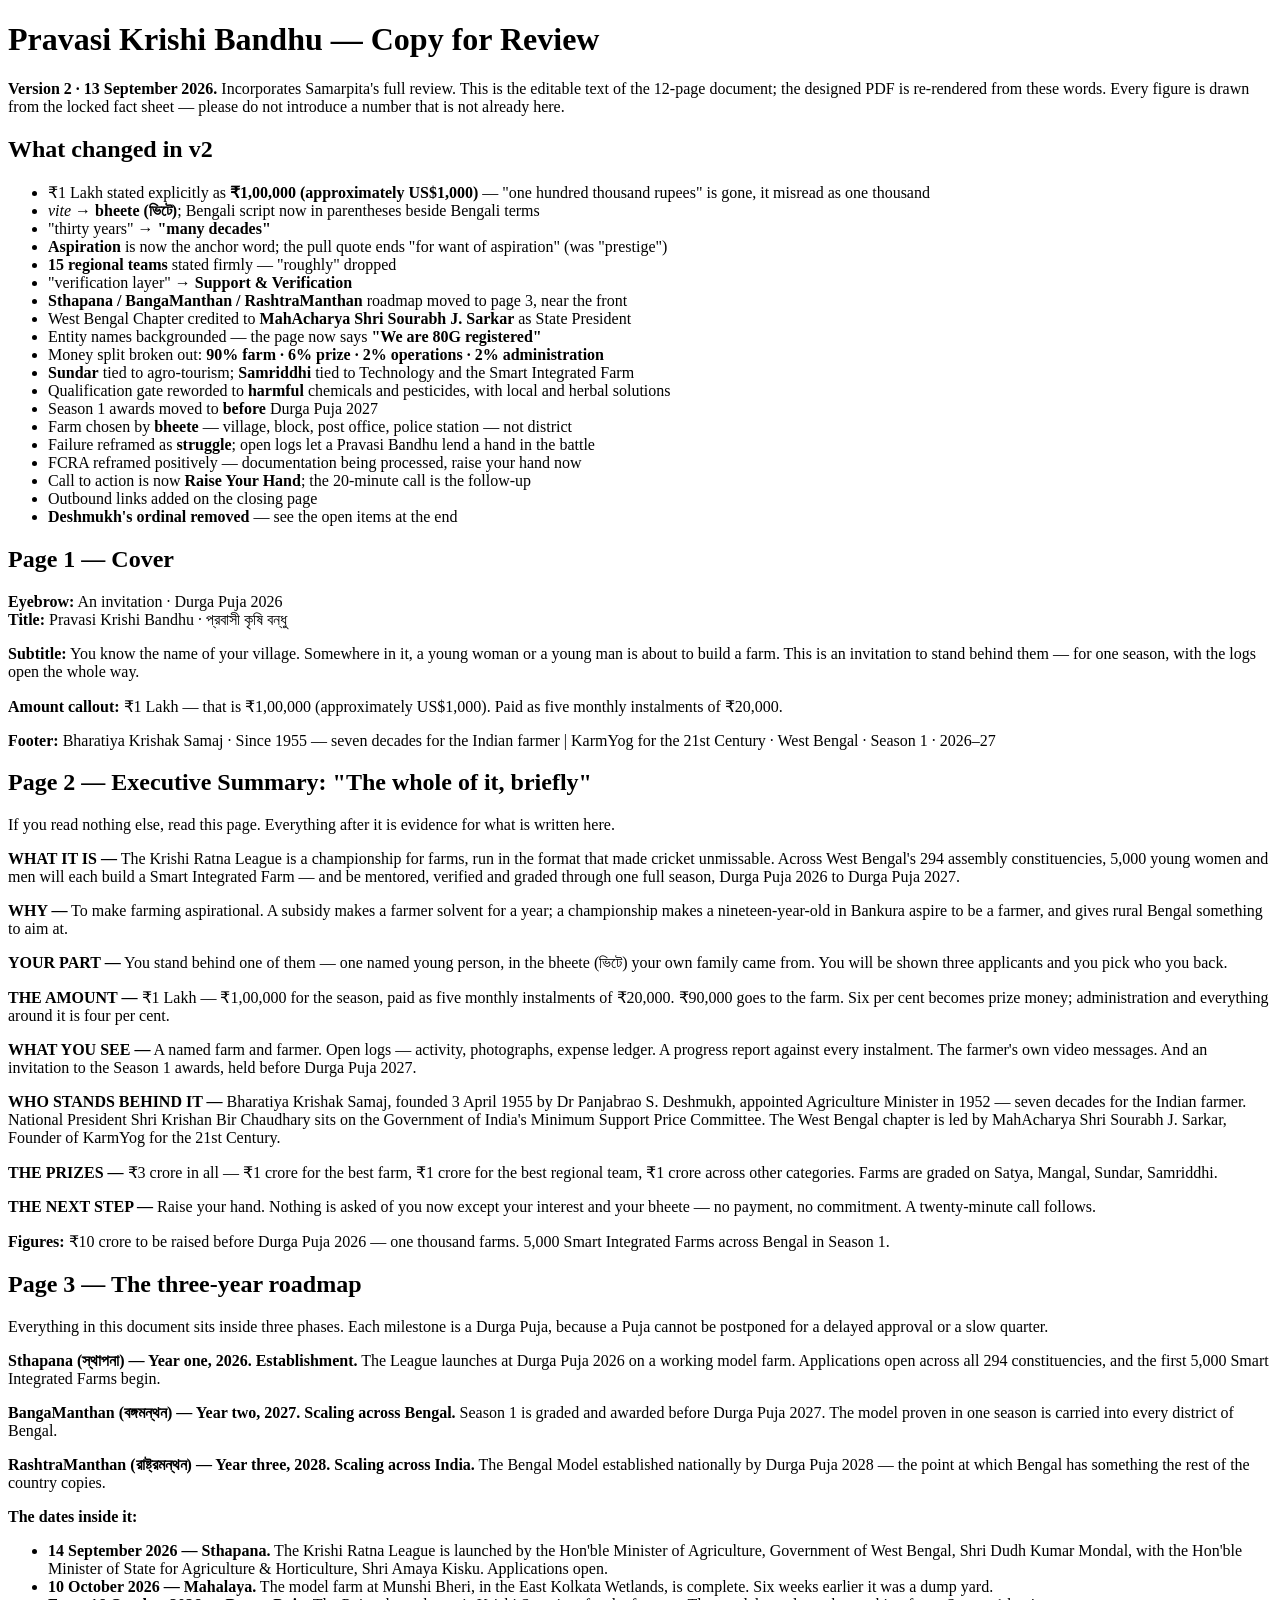
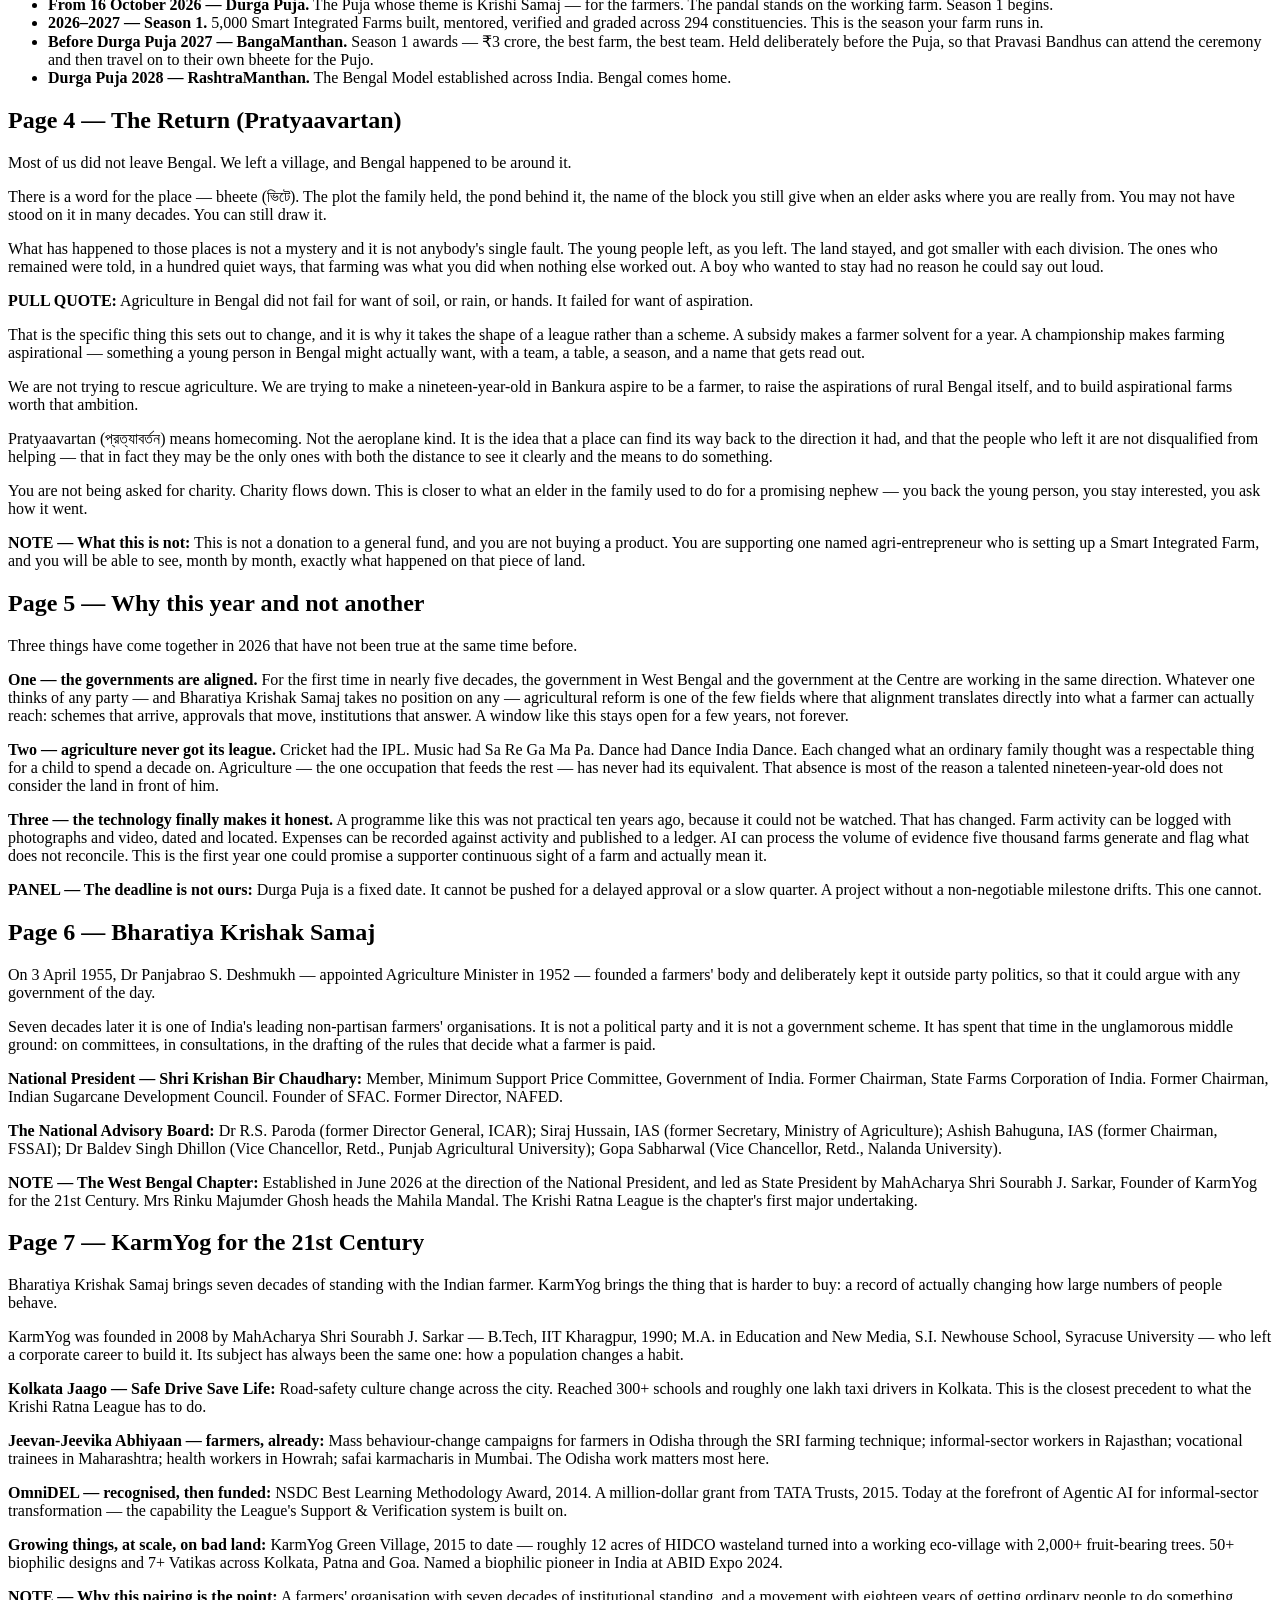
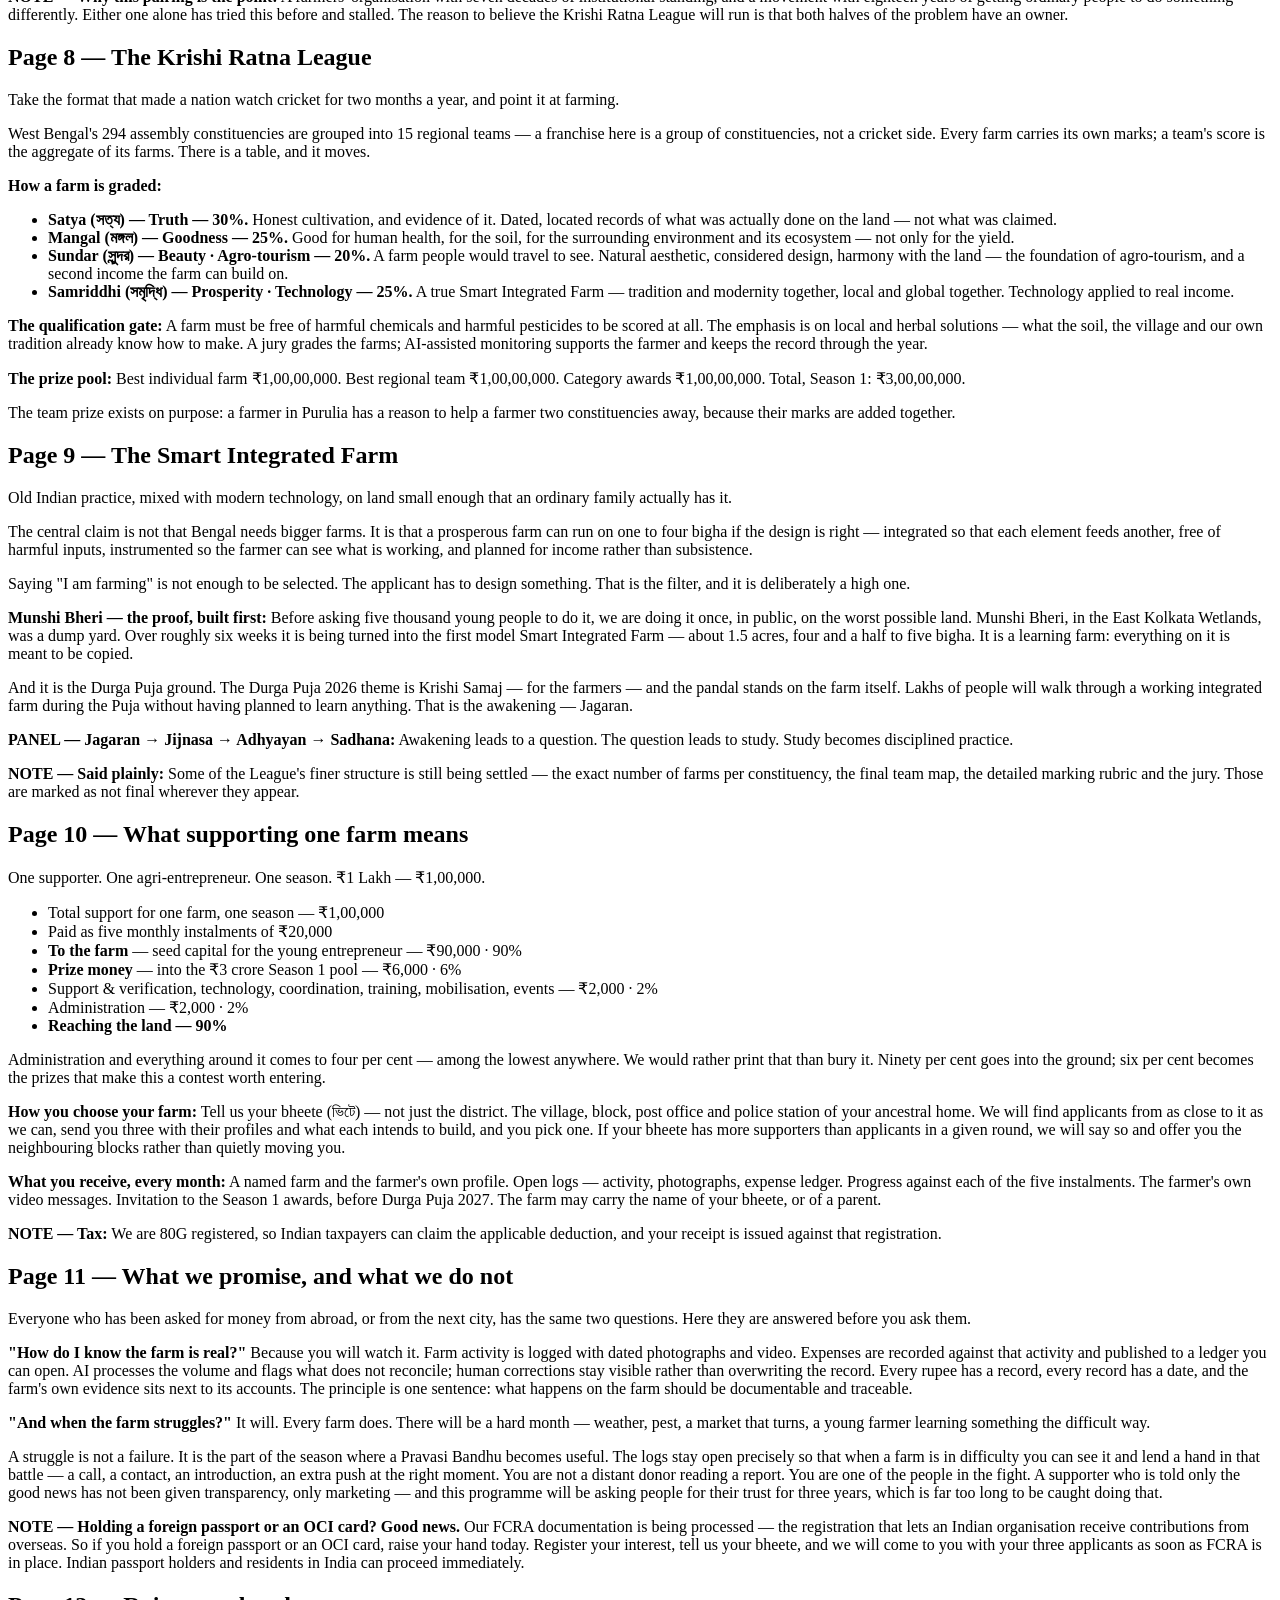
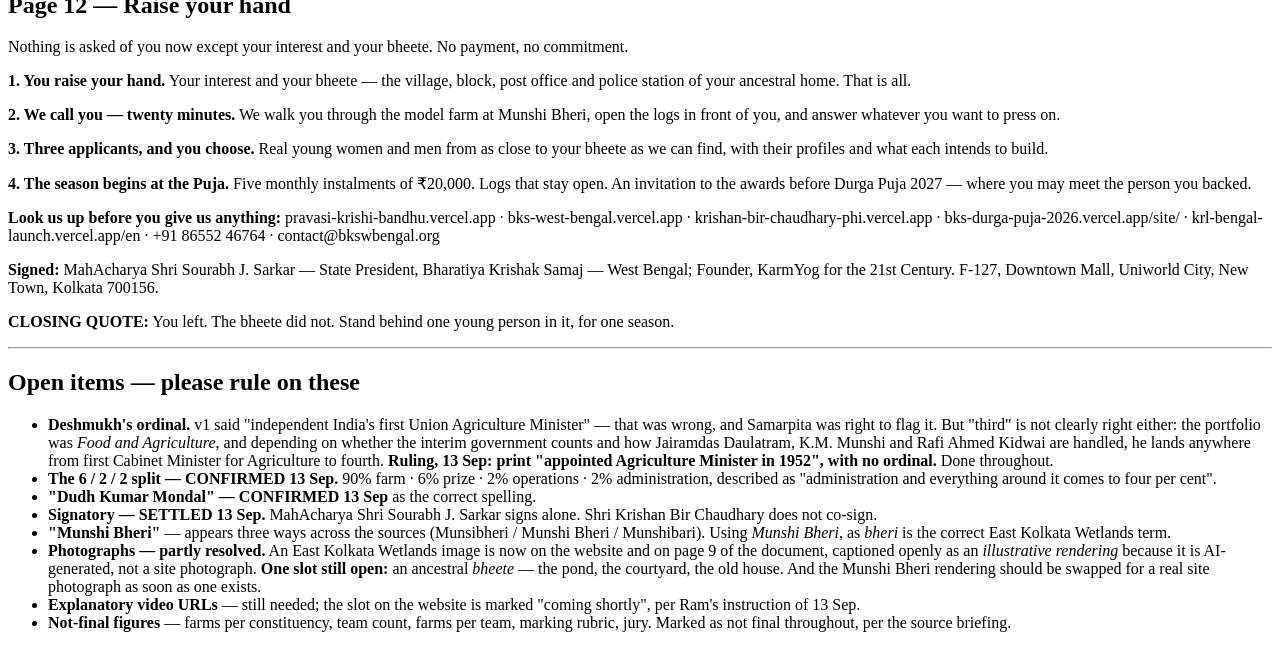
<file: copy-for-review.html>
<!DOCTYPE html>
<html><head><meta charset="utf-8"><title>Pravasi Krishi Bandhu — Copy for Review (v2)</title></head>
<body>

<h1>Pravasi Krishi Bandhu — Copy for Review</h1>
<p><b>Version 2 · 13 September 2026.</b> Incorporates Samarpita's full review. This is the editable
text of the 12-page document; the designed PDF is re-rendered from these words. Every figure is
drawn from the locked fact sheet — please do not introduce a number that is not already here.</p>

<h2>What changed in v2</h2>
<ul>
<li>₹1 Lakh stated explicitly as <b>₹1,00,000 (approximately US$1,000)</b> — "one hundred thousand
rupees" is gone, it misread as one thousand</li>
<li><i>vite</i> → <b>bheete (ভিটে)</b>; Bengali script now in parentheses beside Bengali terms</li>
<li>"thirty years" → <b>"many decades"</b></li>
<li><b>Aspiration</b> is now the anchor word; the pull quote ends "for want of aspiration"
(was "prestige")</li>
<li><b>15 regional teams</b> stated firmly — "roughly" dropped</li>
<li>"verification layer" → <b>Support &amp; Verification</b></li>
<li><b>Sthapana / BangaManthan / RashtraManthan</b> roadmap moved to page 3, near the front</li>
<li>West Bengal Chapter credited to <b>MahAcharya Shri Sourabh J. Sarkar</b> as State President</li>
<li>Entity names backgrounded — the page now says <b>"We are 80G registered"</b></li>
<li>Money split broken out: <b>90% farm · 6% prize · 2% operations · 2% administration</b></li>
<li><b>Sundar</b> tied to agro-tourism; <b>Samriddhi</b> tied to Technology and the Smart
Integrated Farm</li>
<li>Qualification gate reworded to <b>harmful</b> chemicals and pesticides, with local and herbal
solutions</li>
<li>Season 1 awards moved to <b>before</b> Durga Puja 2027</li>
<li>Farm chosen by <b>bheete</b> — village, block, post office, police station — not district</li>
<li>Failure reframed as <b>struggle</b>; open logs let a Pravasi Bandhu lend a hand in the battle</li>
<li>FCRA reframed positively — documentation being processed, raise your hand now</li>
<li>Call to action is now <b>Raise Your Hand</b>; the 20-minute call is the follow-up</li>
<li>Outbound links added on the closing page</li>
<li><b>Deshmukh's ordinal removed</b> — see the open items at the end</li>
</ul>

<h2>Page 1 — Cover</h2>
<p><b>Eyebrow:</b> An invitation · Durga Puja 2026<br>
<b>Title:</b> Pravasi Krishi Bandhu · প্রবাসী কৃষি বন্ধু</p>
<p><b>Subtitle:</b> You know the name of your village. Somewhere in it, a young woman or a young
man is about to build a farm. This is an invitation to stand behind them — for one season, with the
logs open the whole way.</p>
<p><b>Amount callout:</b> ₹1 Lakh — that is ₹1,00,000 (approximately US$1,000). Paid as five
monthly instalments of ₹20,000.</p>
<p><b>Footer:</b> Bharatiya Krishak Samaj · Since 1955 — seven decades for the Indian farmer |
KarmYog for the 21st Century · West Bengal · Season 1 · 2026–27</p>

<h2>Page 2 — Executive Summary: "The whole of it, briefly"</h2>
<p>If you read nothing else, read this page. Everything after it is evidence for what is written here.</p>
<p><b>WHAT IT IS —</b> The Krishi Ratna League is a championship for farms, run in the format that
made cricket unmissable. Across West Bengal's 294 assembly constituencies, 5,000 young women and
men will each build a Smart Integrated Farm — and be mentored, verified and graded through one full
season, Durga Puja 2026 to Durga Puja 2027.</p>
<p><b>WHY —</b> To make farming aspirational. A subsidy makes a farmer solvent for a year; a
championship makes a nineteen-year-old in Bankura aspire to be a farmer, and gives rural Bengal
something to aim at.</p>
<p><b>YOUR PART —</b> You stand behind one of them — one named young person, in the bheete (ভিটে)
your own family came from. You will be shown three applicants and you pick who you back.</p>
<p><b>THE AMOUNT —</b> ₹1 Lakh — ₹1,00,000 for the season, paid as five monthly instalments of
₹20,000. ₹90,000 goes to the farm. Six per cent becomes prize money; administration and everything
around it is four per cent.</p>
<p><b>WHAT YOU SEE —</b> A named farm and farmer. Open logs — activity, photographs, expense
ledger. A progress report against every instalment. The farmer's own video messages. And an
invitation to the Season 1 awards, held before Durga Puja 2027.</p>
<p><b>WHO STANDS BEHIND IT —</b> Bharatiya Krishak Samaj, founded 3 April 1955 by Dr Panjabrao S.
Deshmukh, appointed Agriculture Minister in 1952 — seven decades for the Indian farmer. National
President Shri Krishan Bir Chaudhary sits on the Government of India's Minimum Support Price
Committee. The West Bengal chapter is led by MahAcharya Shri Sourabh J. Sarkar, Founder of KarmYog
for the 21st Century.</p>
<p><b>THE PRIZES —</b> ₹3 crore in all — ₹1 crore for the best farm, ₹1 crore for the best regional
team, ₹1 crore across other categories. Farms are graded on Satya, Mangal, Sundar, Samriddhi.</p>
<p><b>THE NEXT STEP —</b> Raise your hand. Nothing is asked of you now except your interest and your
bheete — no payment, no commitment. A twenty-minute call follows.</p>
<p><b>Figures:</b> ₹10 crore to be raised before Durga Puja 2026 — one thousand farms. 5,000 Smart
Integrated Farms across Bengal in Season 1.</p>

<h2>Page 3 — The three-year roadmap</h2>
<p>Everything in this document sits inside three phases. Each milestone is a Durga Puja, because a
Puja cannot be postponed for a delayed approval or a slow quarter.</p>
<p><b>Sthapana (স্থাপনা) — Year one, 2026. Establishment.</b> The League launches at Durga Puja 2026
on a working model farm. Applications open across all 294 constituencies, and the first 5,000 Smart
Integrated Farms begin.</p>
<p><b>BangaManthan (বঙ্গমন্থন) — Year two, 2027. Scaling across Bengal.</b> Season 1 is graded and
awarded before Durga Puja 2027. The model proven in one season is carried into every district of
Bengal.</p>
<p><b>RashtraManthan (রাষ্ট্রমন্থন) — Year three, 2028. Scaling across India.</b> The Bengal Model
established nationally by Durga Puja 2028 — the point at which Bengal has something the rest of the
country copies.</p>
<p><b>The dates inside it:</b></p>
<ul>
<li><b>14 September 2026 — Sthapana.</b> The Krishi Ratna League is launched by the Hon'ble Minister
of Agriculture, Government of West Bengal, Shri Dudh Kumar Mondal, with the Hon'ble Minister of
State for Agriculture &amp; Horticulture, Shri Amaya Kisku. Applications open.</li>
<li><b>10 October 2026 — Mahalaya.</b> The model farm at Munshi Bheri, in the East Kolkata
Wetlands, is complete. Six weeks earlier it was a dump yard.</li>
<li><b>From 16 October 2026 — Durga Puja.</b> The Puja whose theme is Krishi Samaj — for the
farmers. The pandal stands on the working farm. Season 1 begins.</li>
<li><b>2026–2027 — Season 1.</b> 5,000 Smart Integrated Farms built, mentored, verified and graded
across 294 constituencies. This is the season your farm runs in.</li>
<li><b>Before Durga Puja 2027 — BangaManthan.</b> Season 1 awards — ₹3 crore, the best farm, the
best team. Held deliberately before the Puja, so that Pravasi Bandhus can attend the ceremony and
then travel on to their own bheete for the Pujo.</li>
<li><b>Durga Puja 2028 — RashtraManthan.</b> The Bengal Model established across India. Bengal comes
home.</li>
</ul>

<h2>Page 4 — The Return (Pratyaavartan)</h2>
<p>Most of us did not leave Bengal. We left a village, and Bengal happened to be around it.</p>
<p>There is a word for the place — bheete (ভিটে). The plot the family held, the pond behind it, the
name of the block you still give when an elder asks where you are really from. You may not have
stood on it in many decades. You can still draw it.</p>
<p>What has happened to those places is not a mystery and it is not anybody's single fault. The
young people left, as you left. The land stayed, and got smaller with each division. The ones who
remained were told, in a hundred quiet ways, that farming was what you did when nothing else worked
out. A boy who wanted to stay had no reason he could say out loud.</p>
<p><b>PULL QUOTE:</b> Agriculture in Bengal did not fail for want of soil, or rain, or hands. It
failed for want of aspiration.</p>
<p>That is the specific thing this sets out to change, and it is why it takes the shape of a league
rather than a scheme. A subsidy makes a farmer solvent for a year. A championship makes farming
aspirational — something a young person in Bengal might actually want, with a team, a table, a
season, and a name that gets read out.</p>
<p>We are not trying to rescue agriculture. We are trying to make a nineteen-year-old in Bankura
aspire to be a farmer, to raise the aspirations of rural Bengal itself, and to build aspirational
farms worth that ambition.</p>
<p>Pratyaavartan (প্রত্যাবর্তন) means homecoming. Not the aeroplane kind. It is the idea that a
place can find its way back to the direction it had, and that the people who left it are not
disqualified from helping — that in fact they may be the only ones with both the distance to see it
clearly and the means to do something.</p>
<p>You are not being asked for charity. Charity flows down. This is closer to what an elder in the
family used to do for a promising nephew — you back the young person, you stay interested, you ask
how it went.</p>
<p><b>NOTE — What this is not:</b> This is not a donation to a general fund, and you are not buying
a product. You are supporting one named agri-entrepreneur who is setting up a Smart Integrated
Farm, and you will be able to see, month by month, exactly what happened on that piece of land.</p>

<h2>Page 5 — Why this year and not another</h2>
<p>Three things have come together in 2026 that have not been true at the same time before.</p>
<p><b>One — the governments are aligned.</b> For the first time in nearly five decades, the
government in West Bengal and the government at the Centre are working in the same direction.
Whatever one thinks of any party — and Bharatiya Krishak Samaj takes no position on any —
agricultural reform is one of the few fields where that alignment translates directly into what a
farmer can actually reach: schemes that arrive, approvals that move, institutions that answer. A
window like this stays open for a few years, not forever.</p>
<p><b>Two — agriculture never got its league.</b> Cricket had the IPL. Music had Sa Re Ga Ma Pa.
Dance had Dance India Dance. Each changed what an ordinary family thought was a respectable thing
for a child to spend a decade on. Agriculture — the one occupation that feeds the rest — has never
had its equivalent. That absence is most of the reason a talented nineteen-year-old does not
consider the land in front of him.</p>
<p><b>Three — the technology finally makes it honest.</b> A programme like this was not practical
ten years ago, because it could not be watched. That has changed. Farm activity can be logged with
photographs and video, dated and located. Expenses can be recorded against activity and published
to a ledger. AI can process the volume of evidence five thousand farms generate and flag what does
not reconcile. This is the first year one could promise a supporter continuous sight of a farm and
actually mean it.</p>
<p><b>PANEL — The deadline is not ours:</b> Durga Puja is a fixed date. It cannot be pushed for a
delayed approval or a slow quarter. A project without a non-negotiable milestone drifts. This one
cannot.</p>

<h2>Page 6 — Bharatiya Krishak Samaj</h2>
<p>On 3 April 1955, Dr Panjabrao S. Deshmukh — appointed Agriculture Minister in 1952 — founded a
farmers' body and deliberately kept it outside party politics, so that it could argue with any
government of the day.</p>
<p>Seven decades later it is one of India's leading non-partisan farmers' organisations. It is not a
political party and it is not a government scheme. It has spent that time in the unglamorous middle
ground: on committees, in consultations, in the drafting of the rules that decide what a farmer is
paid.</p>
<p><b>National President — Shri Krishan Bir Chaudhary:</b> Member, Minimum Support Price Committee,
Government of India. Former Chairman, State Farms Corporation of India. Former Chairman, Indian
Sugarcane Development Council. Founder of SFAC. Former Director, NAFED.</p>
<p><b>The National Advisory Board:</b> Dr R.S. Paroda (former Director General, ICAR); Siraj
Hussain, IAS (former Secretary, Ministry of Agriculture); Ashish Bahuguna, IAS (former Chairman,
FSSAI); Dr Baldev Singh Dhillon (Vice Chancellor, Retd., Punjab Agricultural University); Gopa
Sabharwal (Vice Chancellor, Retd., Nalanda University).</p>
<p><b>NOTE — The West Bengal Chapter:</b> Established in June 2026 at the direction of the National
President, and led as State President by MahAcharya Shri Sourabh J. Sarkar, Founder of KarmYog for
the 21st Century. Mrs Rinku Majumder Ghosh heads the Mahila Mandal. The Krishi Ratna League is the
chapter's first major undertaking.</p>

<h2>Page 7 — KarmYog for the 21st Century</h2>
<p>Bharatiya Krishak Samaj brings seven decades of standing with the Indian farmer. KarmYog brings
the thing that is harder to buy: a record of actually changing how large numbers of people behave.</p>
<p>KarmYog was founded in 2008 by MahAcharya Shri Sourabh J. Sarkar — B.Tech, IIT Kharagpur, 1990;
M.A. in Education and New Media, S.I. Newhouse School, Syracuse University — who left a corporate
career to build it. Its subject has always been the same one: how a population changes a habit.</p>
<p><b>Kolkata Jaago — Safe Drive Save Life:</b> Road-safety culture change across the city. Reached
300+ schools and roughly one lakh taxi drivers in Kolkata. This is the closest precedent to what the
Krishi Ratna League has to do.</p>
<p><b>Jeevan-Jeevika Abhiyaan — farmers, already:</b> Mass behaviour-change campaigns for farmers in
Odisha through the SRI farming technique; informal-sector workers in Rajasthan; vocational trainees
in Maharashtra; health workers in Howrah; safai karmacharis in Mumbai. The Odisha work matters most
here.</p>
<p><b>OmniDEL — recognised, then funded:</b> NSDC Best Learning Methodology Award, 2014. A
million-dollar grant from TATA Trusts, 2015. Today at the forefront of Agentic AI for
informal-sector transformation — the capability the League's Support &amp; Verification system is
built on.</p>
<p><b>Growing things, at scale, on bad land:</b> KarmYog Green Village, 2015 to date — roughly 12
acres of HIDCO wasteland turned into a working eco-village with 2,000+ fruit-bearing trees. 50+
biophilic designs and 7+ Vatikas across Kolkata, Patna and Goa. Named a biophilic pioneer in India
at ABID Expo 2024.</p>
<p><b>NOTE — Why this pairing is the point:</b> A farmers' organisation with seven decades of
institutional standing, and a movement with eighteen years of getting ordinary people to do
something differently. Either one alone has tried this before and stalled. The reason to believe
the Krishi Ratna League will run is that both halves of the problem have an owner.</p>

<h2>Page 8 — The Krishi Ratna League</h2>
<p>Take the format that made a nation watch cricket for two months a year, and point it at farming.</p>
<p>West Bengal's 294 assembly constituencies are grouped into 15 regional teams — a franchise here
is a group of constituencies, not a cricket side. Every farm carries its own marks; a team's score
is the aggregate of its farms. There is a table, and it moves.</p>
<p><b>How a farm is graded:</b></p>
<ul>
<li><b>Satya (সত্য) — Truth — 30%.</b> Honest cultivation, and evidence of it. Dated, located
records of what was actually done on the land — not what was claimed.</li>
<li><b>Mangal (মঙ্গল) — Goodness — 25%.</b> Good for human health, for the soil, for the
surrounding environment and its ecosystem — not only for the yield.</li>
<li><b>Sundar (সুন্দর) — Beauty · Agro-tourism — 20%.</b> A farm people would travel to see.
Natural aesthetic, considered design, harmony with the land — the foundation of agro-tourism, and a
second income the farm can build on.</li>
<li><b>Samriddhi (সমৃদ্ধি) — Prosperity · Technology — 25%.</b> A true Smart Integrated Farm —
tradition and modernity together, local and global together. Technology applied to real income.</li>
</ul>
<p><b>The qualification gate:</b> A farm must be free of harmful chemicals and harmful pesticides to
be scored at all. The emphasis is on local and herbal solutions — what the soil, the village and our
own tradition already know how to make. A jury grades the farms; AI-assisted monitoring supports the
farmer and keeps the record through the year.</p>
<p><b>The prize pool:</b> Best individual farm ₹1,00,00,000. Best regional team ₹1,00,00,000.
Category awards ₹1,00,00,000. Total, Season 1: ₹3,00,00,000.</p>
<p>The team prize exists on purpose: a farmer in Purulia has a reason to help a farmer two
constituencies away, because their marks are added together.</p>

<h2>Page 9 — The Smart Integrated Farm</h2>
<p>Old Indian practice, mixed with modern technology, on land small enough that an ordinary family
actually has it.</p>
<p>The central claim is not that Bengal needs bigger farms. It is that a prosperous farm can run on
one to four bigha if the design is right — integrated so that each element feeds another, free of
harmful inputs, instrumented so the farmer can see what is working, and planned for income rather
than subsistence.</p>
<p>Saying "I am farming" is not enough to be selected. The applicant has to design something. That
is the filter, and it is deliberately a high one.</p>
<p><b>Munshi Bheri — the proof, built first:</b> Before asking five thousand young people to do it,
we are doing it once, in public, on the worst possible land. Munshi Bheri, in the East Kolkata
Wetlands, was a dump yard. Over roughly six weeks it is being turned into the first model Smart
Integrated Farm — about 1.5 acres, four and a half to five bigha. It is a learning farm: everything
on it is meant to be copied.</p>
<p>And it is the Durga Puja ground. The Durga Puja 2026 theme is Krishi Samaj — for the farmers —
and the pandal stands on the farm itself. Lakhs of people will walk through a working integrated
farm during the Puja without having planned to learn anything. That is the awakening — Jagaran.</p>
<p><b>PANEL — Jagaran → Jijnasa → Adhyayan → Sadhana:</b> Awakening leads to a question. The
question leads to study. Study becomes disciplined practice.</p>
<p><b>NOTE — Said plainly:</b> Some of the League's finer structure is still being settled — the
exact number of farms per constituency, the final team map, the detailed marking rubric and the
jury. Those are marked as not final wherever they appear.</p>

<h2>Page 10 — What supporting one farm means</h2>
<p>One supporter. One agri-entrepreneur. One season. ₹1 Lakh — ₹1,00,000.</p>
<ul>
<li>Total support for one farm, one season — ₹1,00,000</li>
<li>Paid as five monthly instalments of ₹20,000</li>
<li><b>To the farm</b> — seed capital for the young entrepreneur — ₹90,000 · 90%</li>
<li><b>Prize money</b> — into the ₹3 crore Season 1 pool — ₹6,000 · 6%</li>
<li>Support &amp; verification, technology, coordination, training, mobilisation, events — ₹2,000 · 2%</li>
<li>Administration — ₹2,000 · 2%</li>
<li><b>Reaching the land — 90%</b></li>
</ul>
<p>Administration and everything around it comes to four per cent — among the lowest anywhere. We
would rather print that than bury it. Ninety per cent goes into the ground; six per cent becomes the
prizes that make this a contest worth entering.</p>
<p><b>How you choose your farm:</b> Tell us your bheete (ভিটে) — not just the district. The village,
block, post office and police station of your ancestral home. We will find applicants from as close
to it as we can, send you three with their profiles and what each intends to build, and you pick
one. If your bheete has more supporters than applicants in a given round, we will say so and offer
you the neighbouring blocks rather than quietly moving you.</p>
<p><b>What you receive, every month:</b> A named farm and the farmer's own profile. Open logs —
activity, photographs, expense ledger. Progress against each of the five instalments. The farmer's
own video messages. Invitation to the Season 1 awards, before Durga Puja 2027. The farm may carry
the name of your bheete, or of a parent.</p>
<p><b>NOTE — Tax:</b> We are 80G registered, so Indian taxpayers can claim the applicable deduction,
and your receipt is issued against that registration.</p>

<h2>Page 11 — What we promise, and what we do not</h2>
<p>Everyone who has been asked for money from abroad, or from the next city, has the same two
questions. Here they are answered before you ask them.</p>
<p><b>"How do I know the farm is real?"</b> Because you will watch it. Farm activity is logged with
dated photographs and video. Expenses are recorded against that activity and published to a ledger
you can open. AI processes the volume and flags what does not reconcile; human corrections stay
visible rather than overwriting the record. Every rupee has a record, every record has a date, and
the farm's own evidence sits next to its accounts. The principle is one sentence: what happens on
the farm should be documentable and traceable.</p>
<p><b>"And when the farm struggles?"</b> It will. Every farm does. There will be a hard month —
weather, pest, a market that turns, a young farmer learning something the difficult way.</p>
<p>A struggle is not a failure. It is the part of the season where a Pravasi Bandhu becomes useful.
The logs stay open precisely so that when a farm is in difficulty you can see it and lend a hand in
that battle — a call, a contact, an introduction, an extra push at the right moment. You are not a
distant donor reading a report. You are one of the people in the fight. A supporter who is told only
the good news has not been given transparency, only marketing — and this programme will be asking
people for their trust for three years, which is far too long to be caught doing that.</p>
<p><b>NOTE — Holding a foreign passport or an OCI card? Good news.</b> Our FCRA documentation is
being processed — the registration that lets an Indian organisation receive contributions from
overseas. So if you hold a foreign passport or an OCI card, raise your hand today. Register your
interest, tell us your bheete, and we will come to you with your three applicants as soon as FCRA is
in place. Indian passport holders and residents in India can proceed immediately.</p>

<h2>Page 12 — Raise your hand</h2>
<p>Nothing is asked of you now except your interest and your bheete. No payment, no commitment.</p>
<p><b>1. You raise your hand.</b> Your interest and your bheete — the village, block, post office
and police station of your ancestral home. That is all.</p>
<p><b>2. We call you — twenty minutes.</b> We walk you through the model farm at Munshi Bheri, open
the logs in front of you, and answer whatever you want to press on.</p>
<p><b>3. Three applicants, and you choose.</b> Real young women and men from as close to your bheete
as we can find, with their profiles and what each intends to build.</p>
<p><b>4. The season begins at the Puja.</b> Five monthly instalments of ₹20,000. Logs that stay
open. An invitation to the awards before Durga Puja 2027 — where you may meet the person you
backed.</p>
<p><b>Look us up before you give us anything:</b> pravasi-krishi-bandhu.vercel.app ·
bks-west-bengal.vercel.app · krishan-bir-chaudhary-phi.vercel.app ·
bks-durga-puja-2026.vercel.app/site/ · krl-bengal-launch.vercel.app/en ·
+91 86552 46764 · contact@bkswbengal.org</p>
<p><b>Signed:</b> MahAcharya Shri Sourabh J. Sarkar — State President, Bharatiya Krishak Samaj —
West Bengal; Founder, KarmYog for the 21st Century. F-127, Downtown Mall, Uniworld City, New Town,
Kolkata 700156.</p>
<p><b>CLOSING QUOTE:</b> You left. The bheete did not. Stand behind one young person in it, for one
season.</p>

<hr>
<h2>Open items — please rule on these</h2>
<ul>
<li><b>Deshmukh's ordinal.</b> v1 said "independent India's first Union Agriculture Minister" —
that was wrong, and Samarpita was right to flag it. But "third" is not clearly right either: the
portfolio was <i>Food and Agriculture</i>, and depending on whether the interim government counts
and how Jairamdas Daulatram, K.M. Munshi and Rafi Ahmed Kidwai are handled, he lands anywhere from
first Cabinet Minister for Agriculture to fourth. <b>Ruling, 13 Sep: print "appointed Agriculture
Minister in 1952", with no ordinal.</b> Done throughout.</li>
<li><b>The 6 / 2 / 2 split — CONFIRMED 13 Sep.</b> 90% farm · 6% prize · 2% operations ·
2% administration, described as "administration and everything around it comes to four per cent".</li>
<li><b>"Dudh Kumar Mondal" — CONFIRMED 13 Sep</b> as the correct spelling.</li>
<li><b>Signatory — SETTLED 13 Sep.</b> MahAcharya Shri Sourabh J. Sarkar signs alone. Shri Krishan
Bir Chaudhary does not co-sign.</li>
<li><b>"Munshi Bheri"</b> — appears three ways across the sources (Munsibheri / Munshi Bheri /
Munshibari). Using <i>Munshi Bheri</i>, as <i>bheri</i> is the correct East Kolkata Wetlands term.</li>
<li><b>Photographs — partly resolved.</b> An East Kolkata Wetlands image is now on the website and
on page 9 of the document, captioned openly as an <i>illustrative rendering</i> because it is
AI-generated, not a site photograph. <b>One slot still open:</b> an ancestral <i>bheete</i> — the
pond, the courtyard, the old house. And the Munshi Bheri rendering should be swapped for a real
site photograph as soon as one exists.</li>
<li><b>Explanatory video URLs</b> — still needed; the slot on the website is marked "coming
shortly", per Ram's instruction of 13 Sep.</li>
<li><b>Not-final figures</b> — farms per constituency, team count, farms per team, marking rubric,
jury. Marked as not final throughout, per the source briefing.</li>
</ul>

</body></html>
</file>
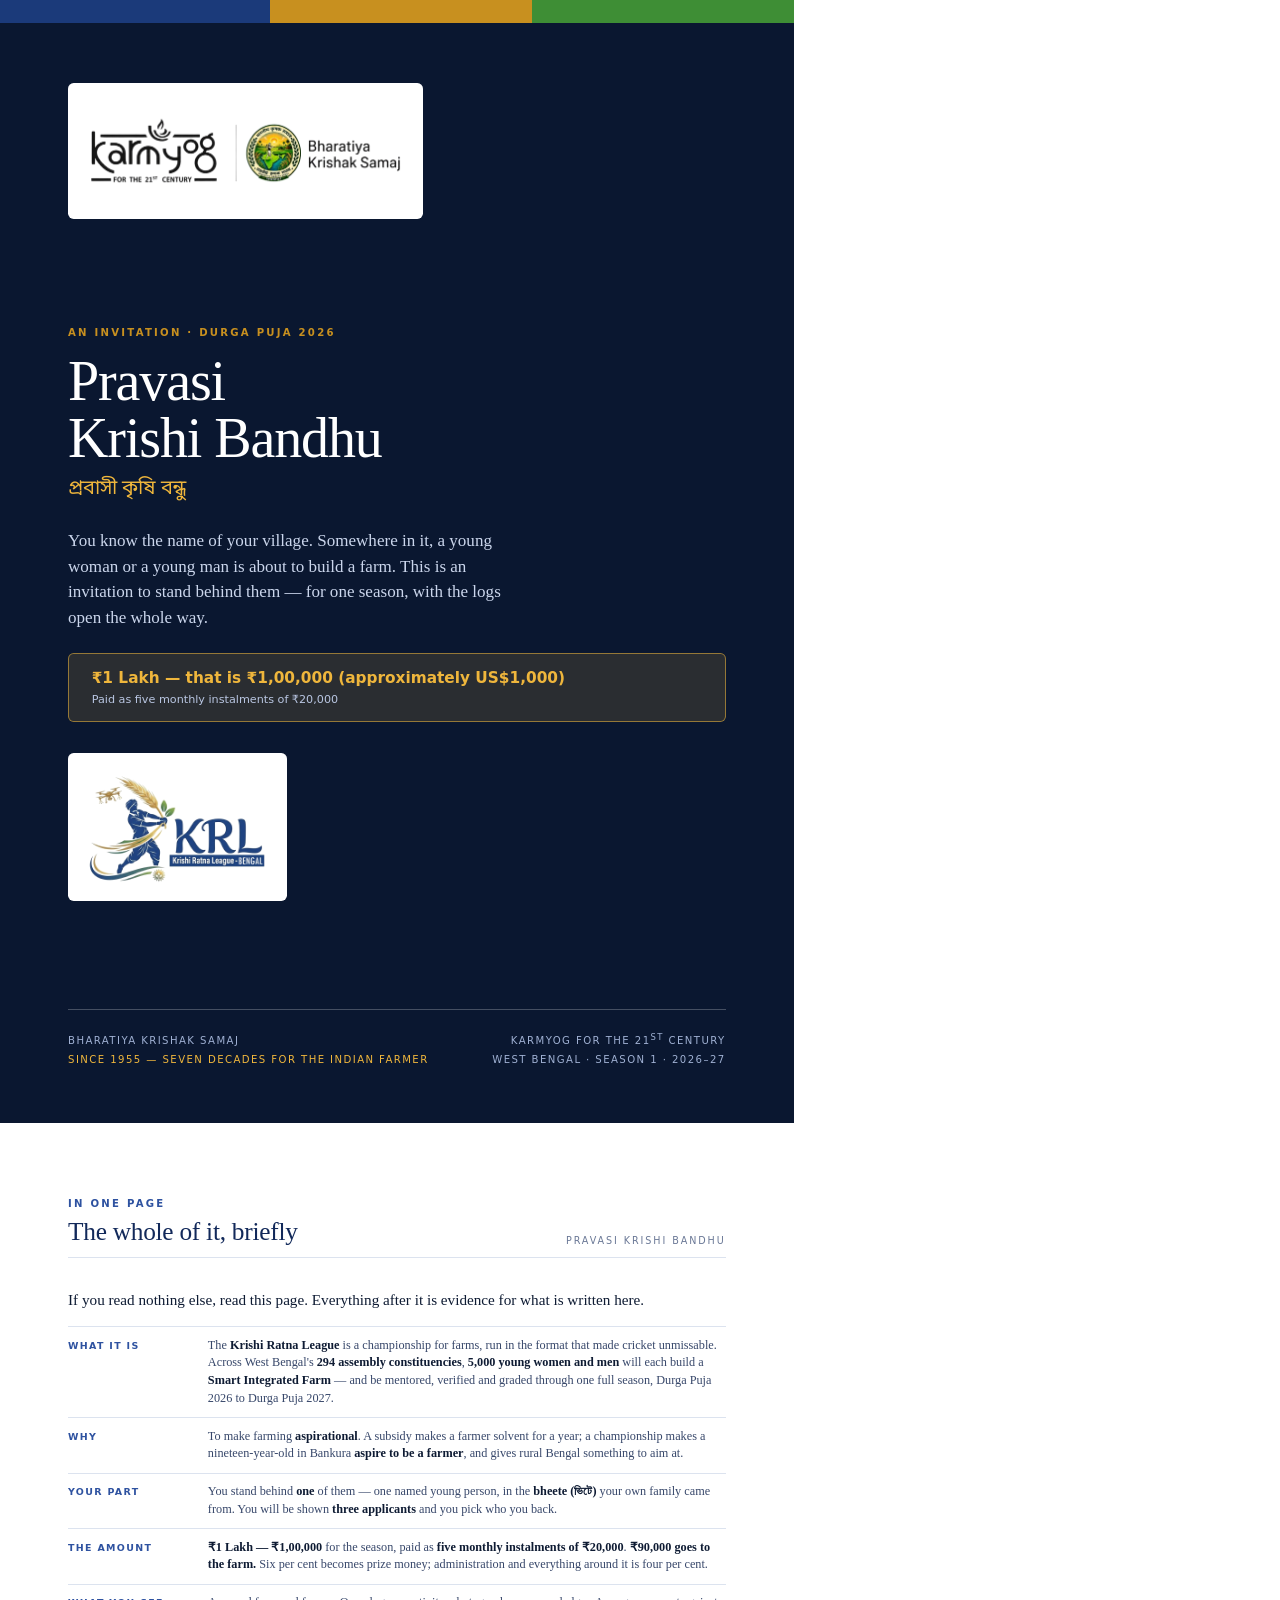
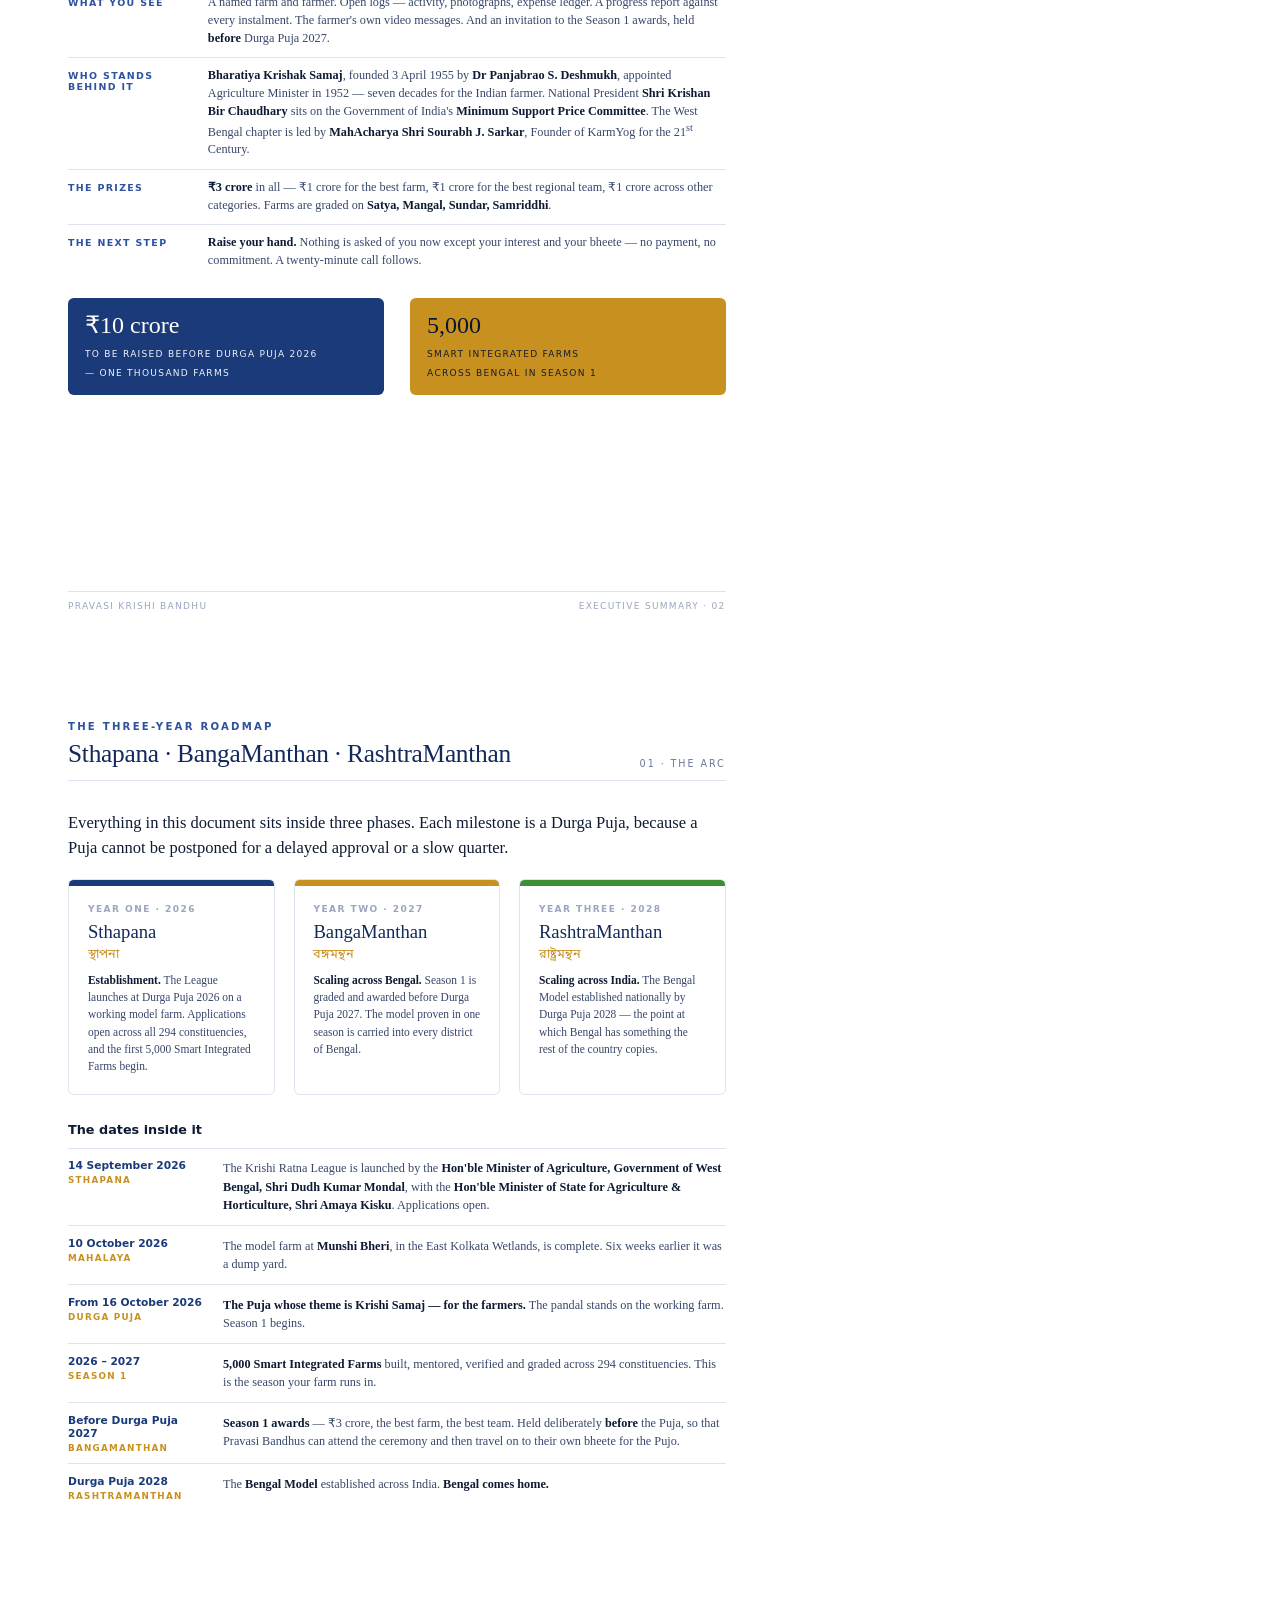
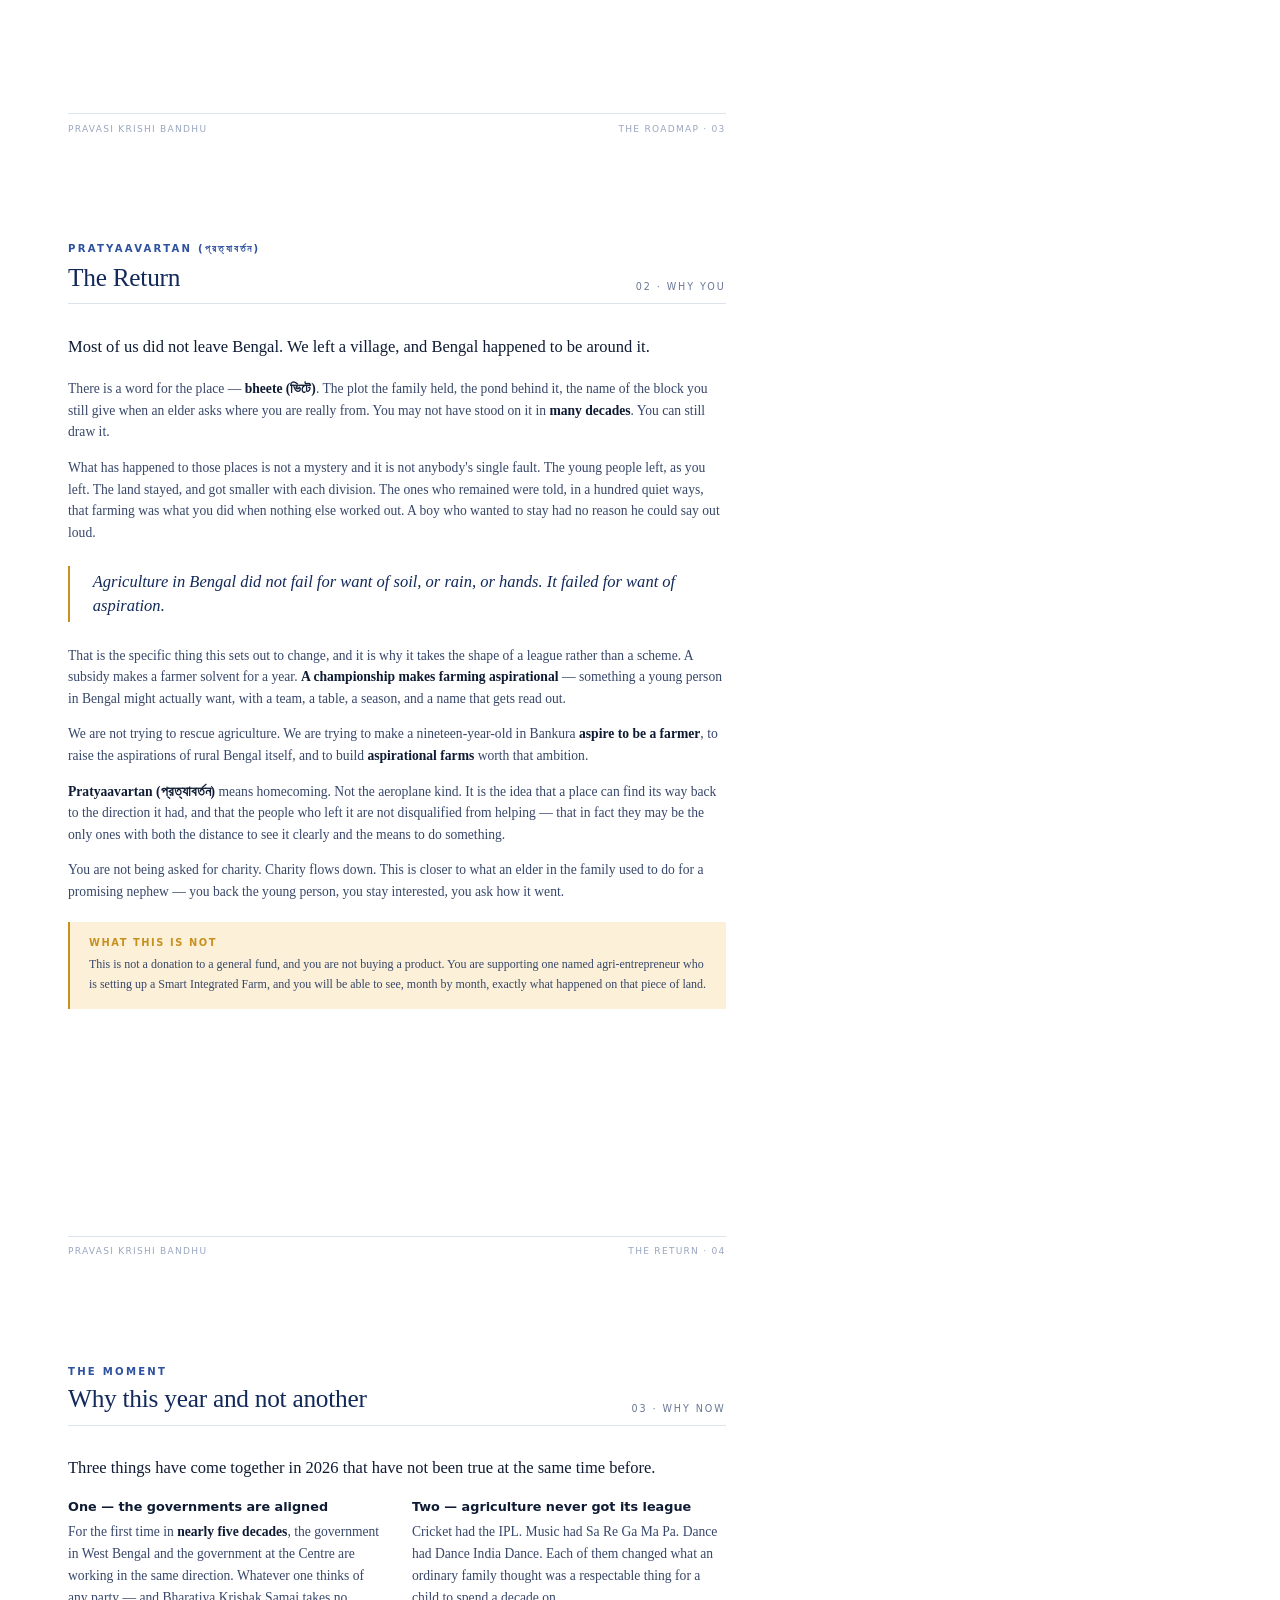
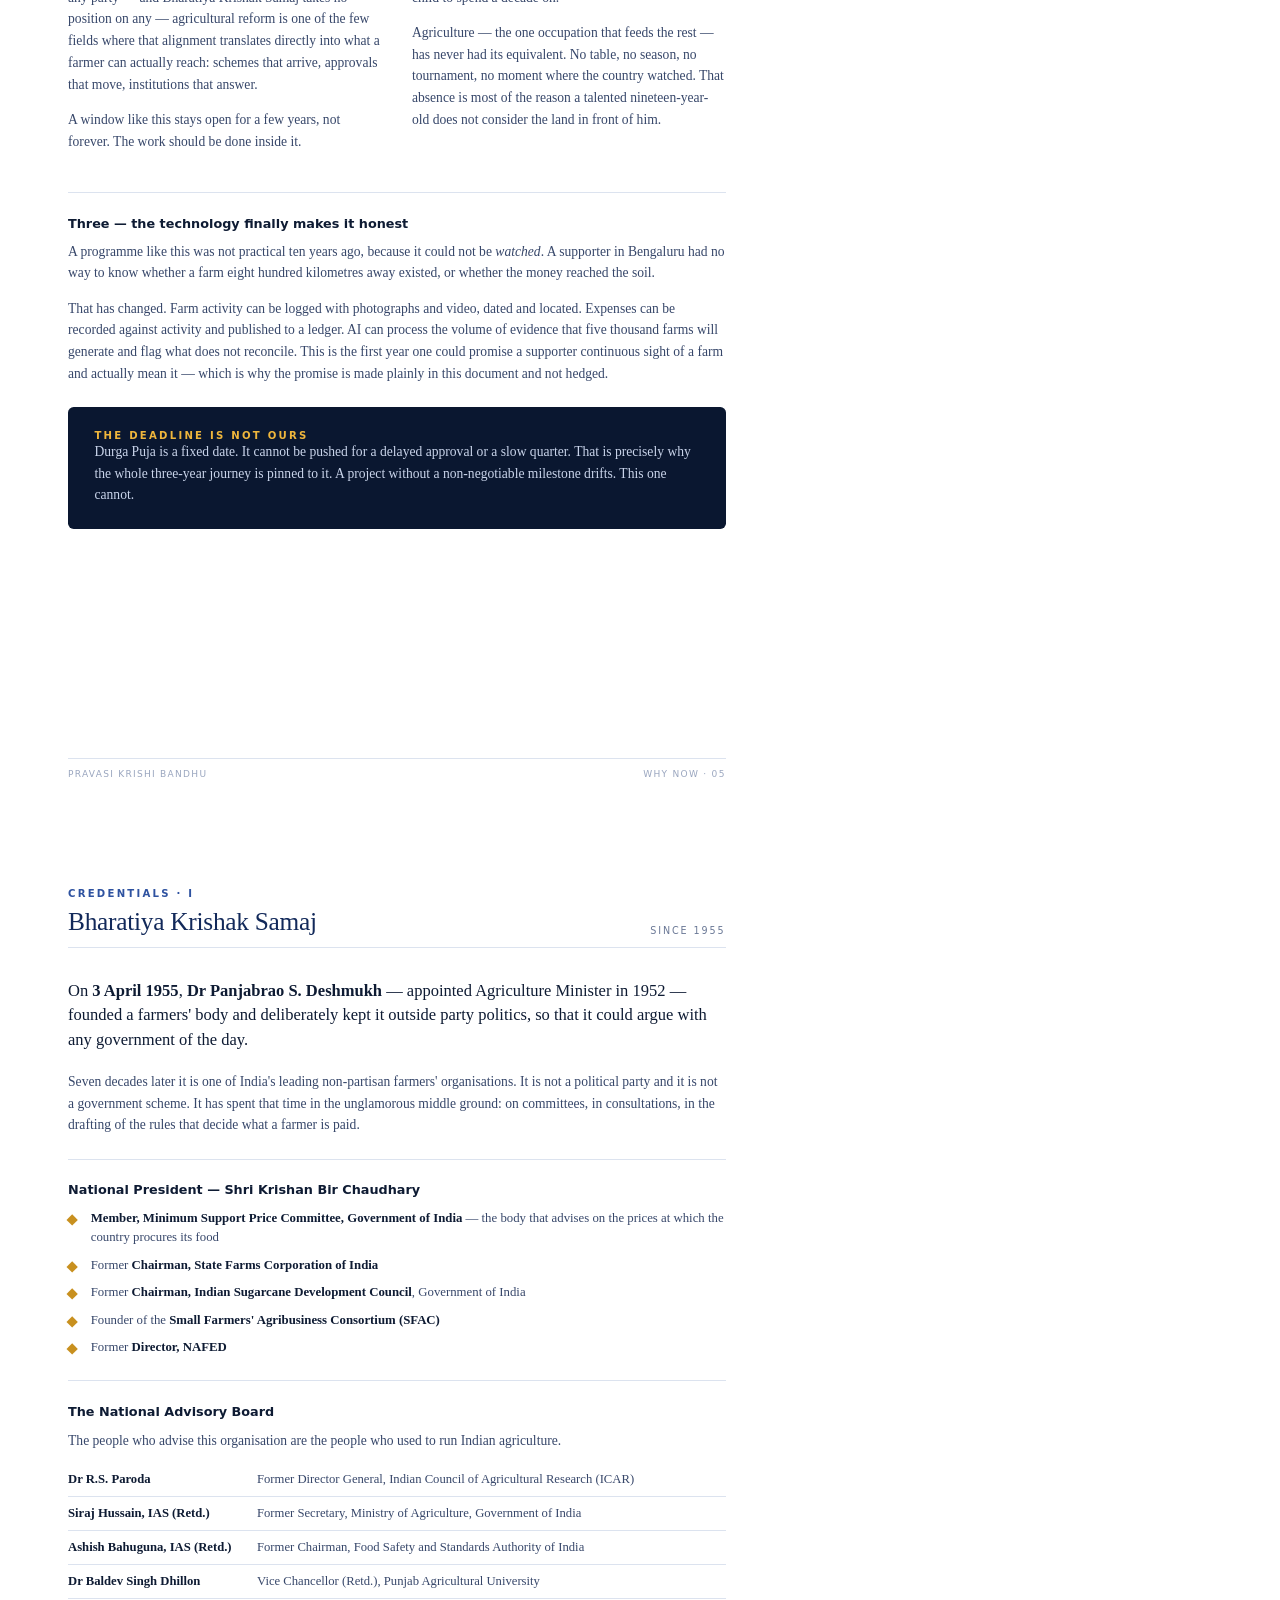
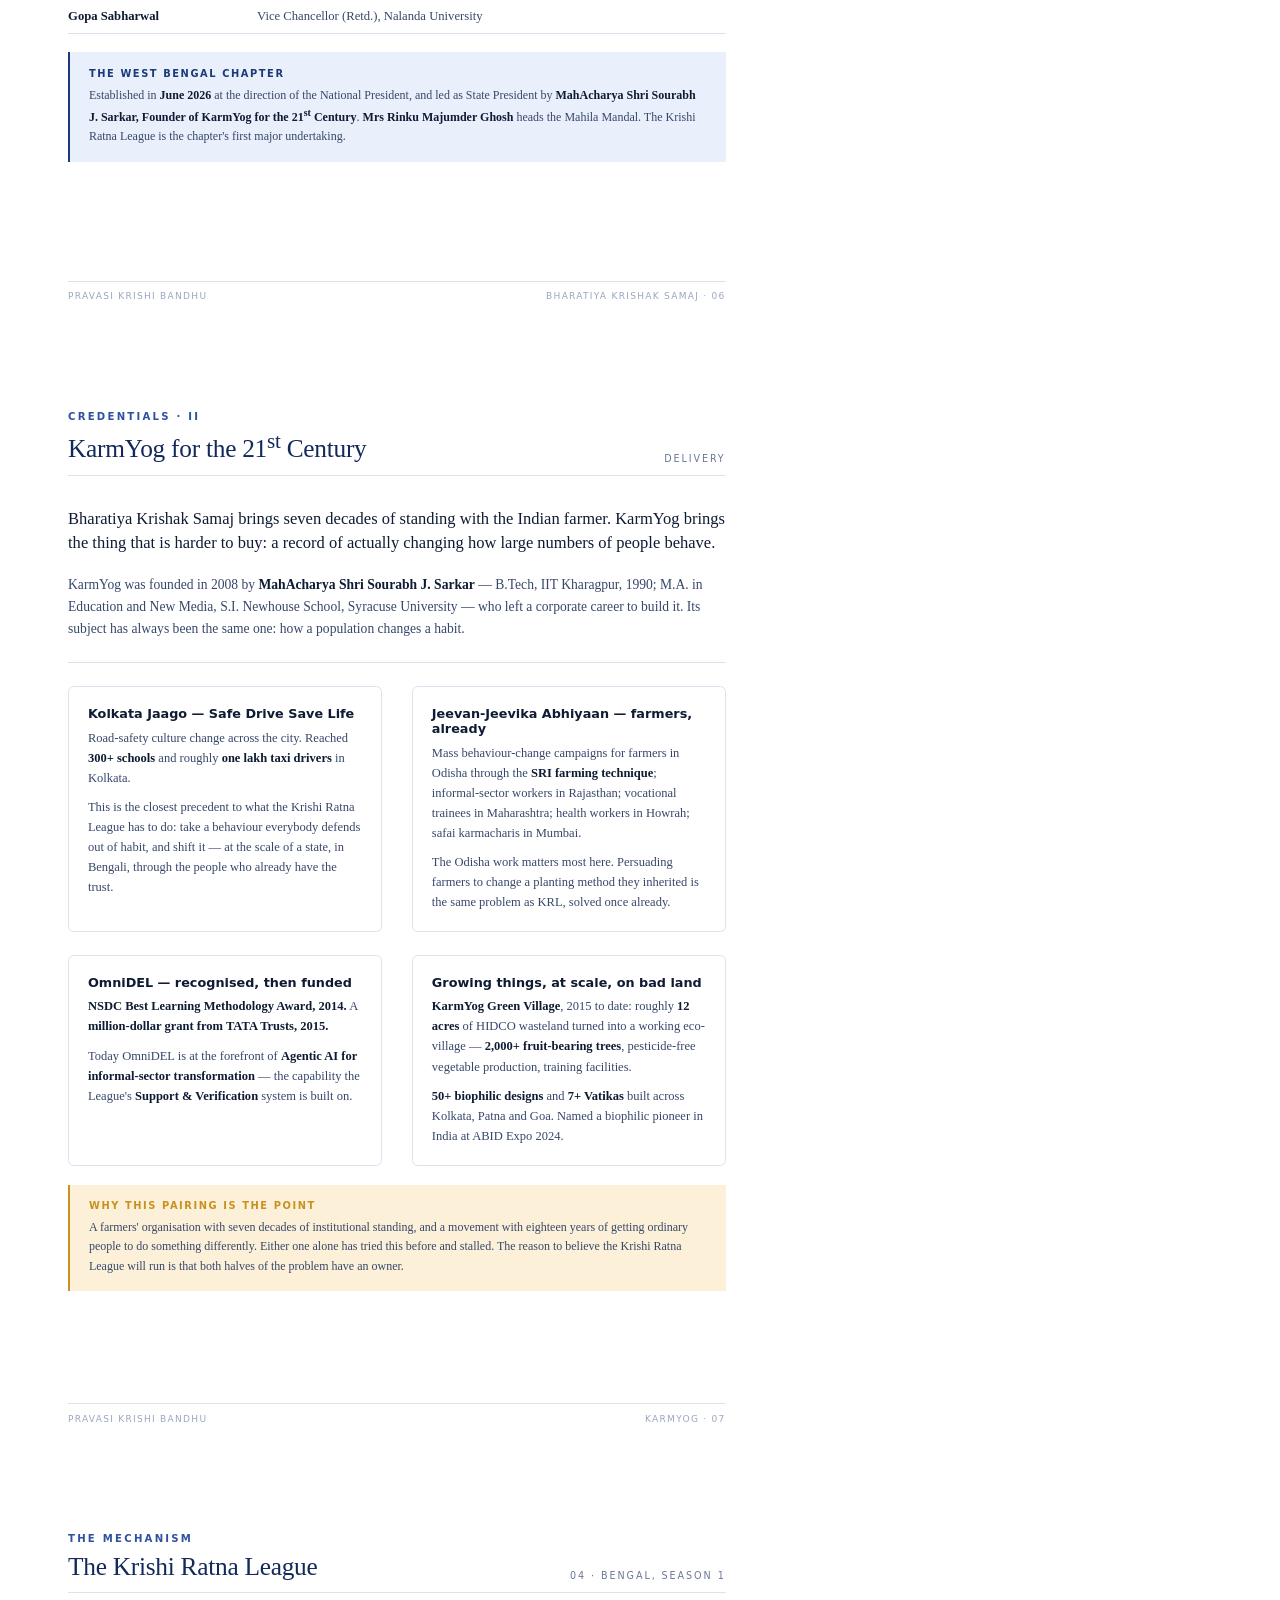
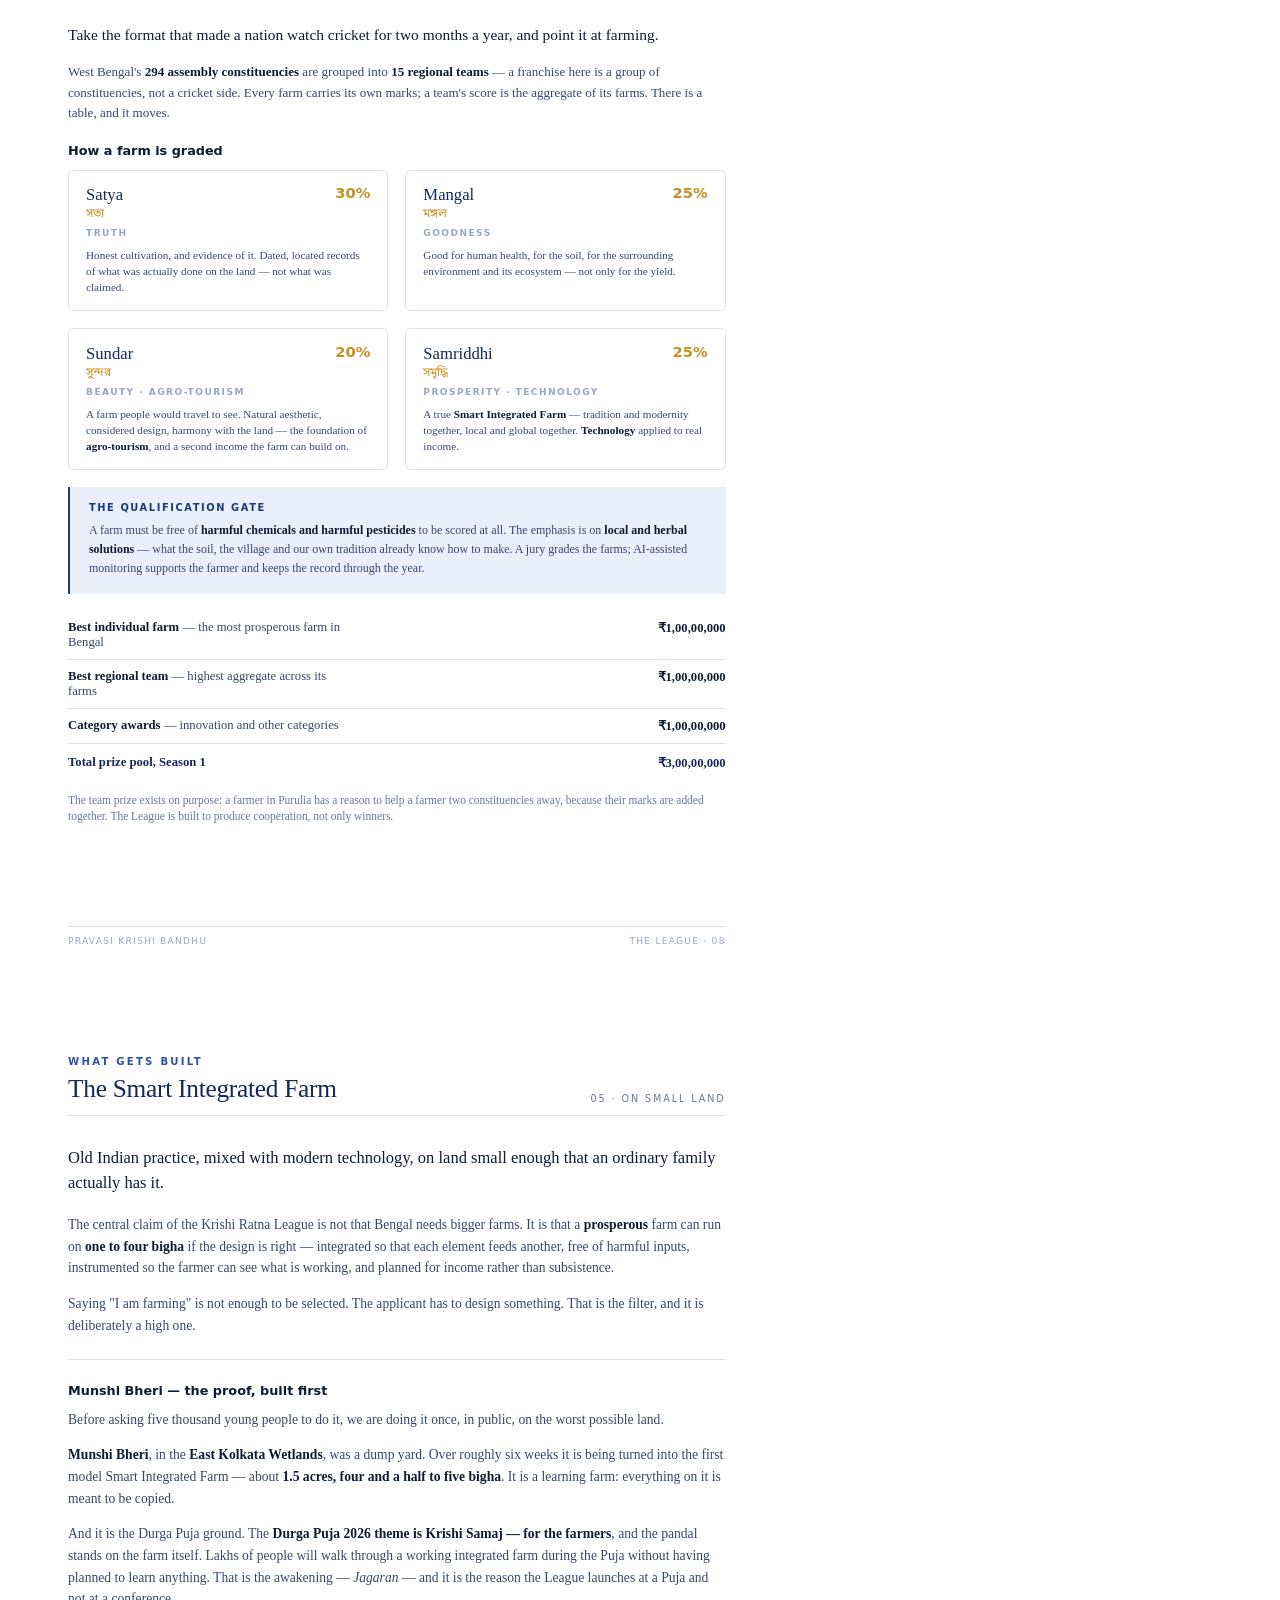
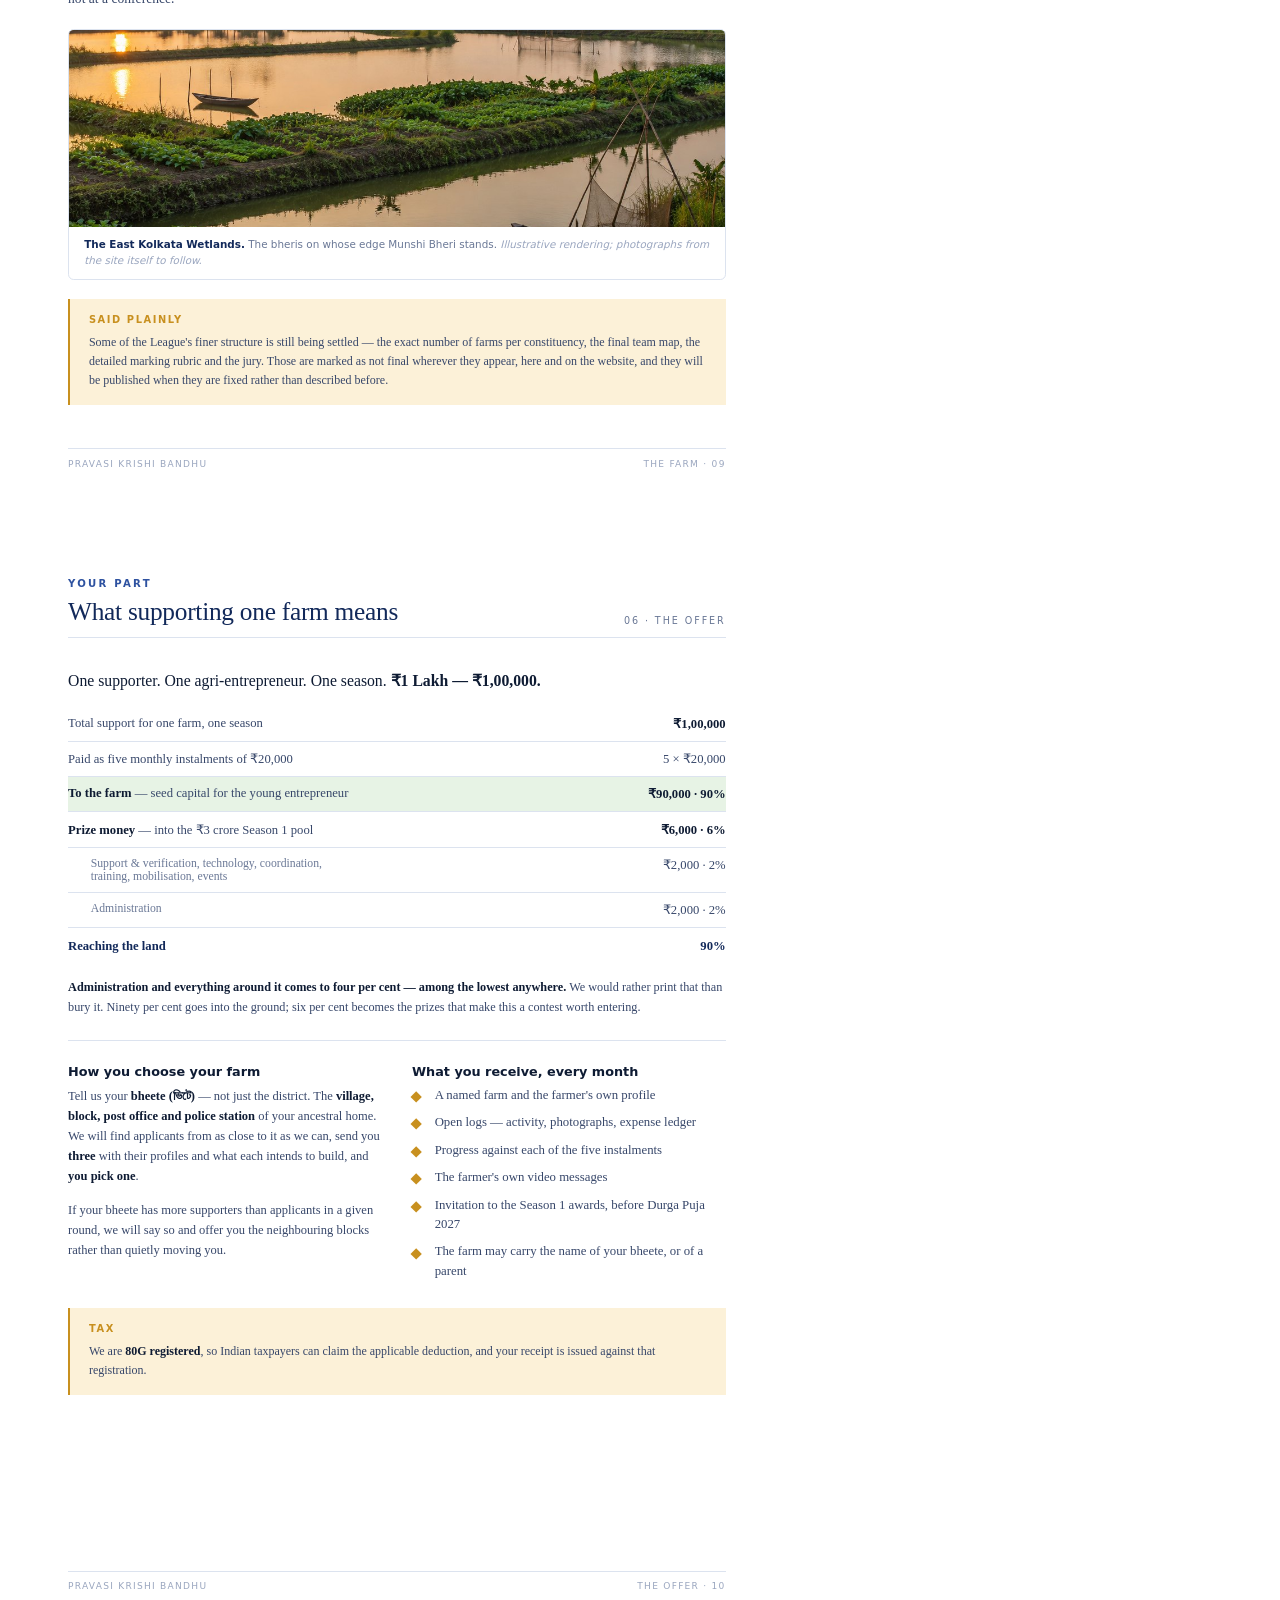
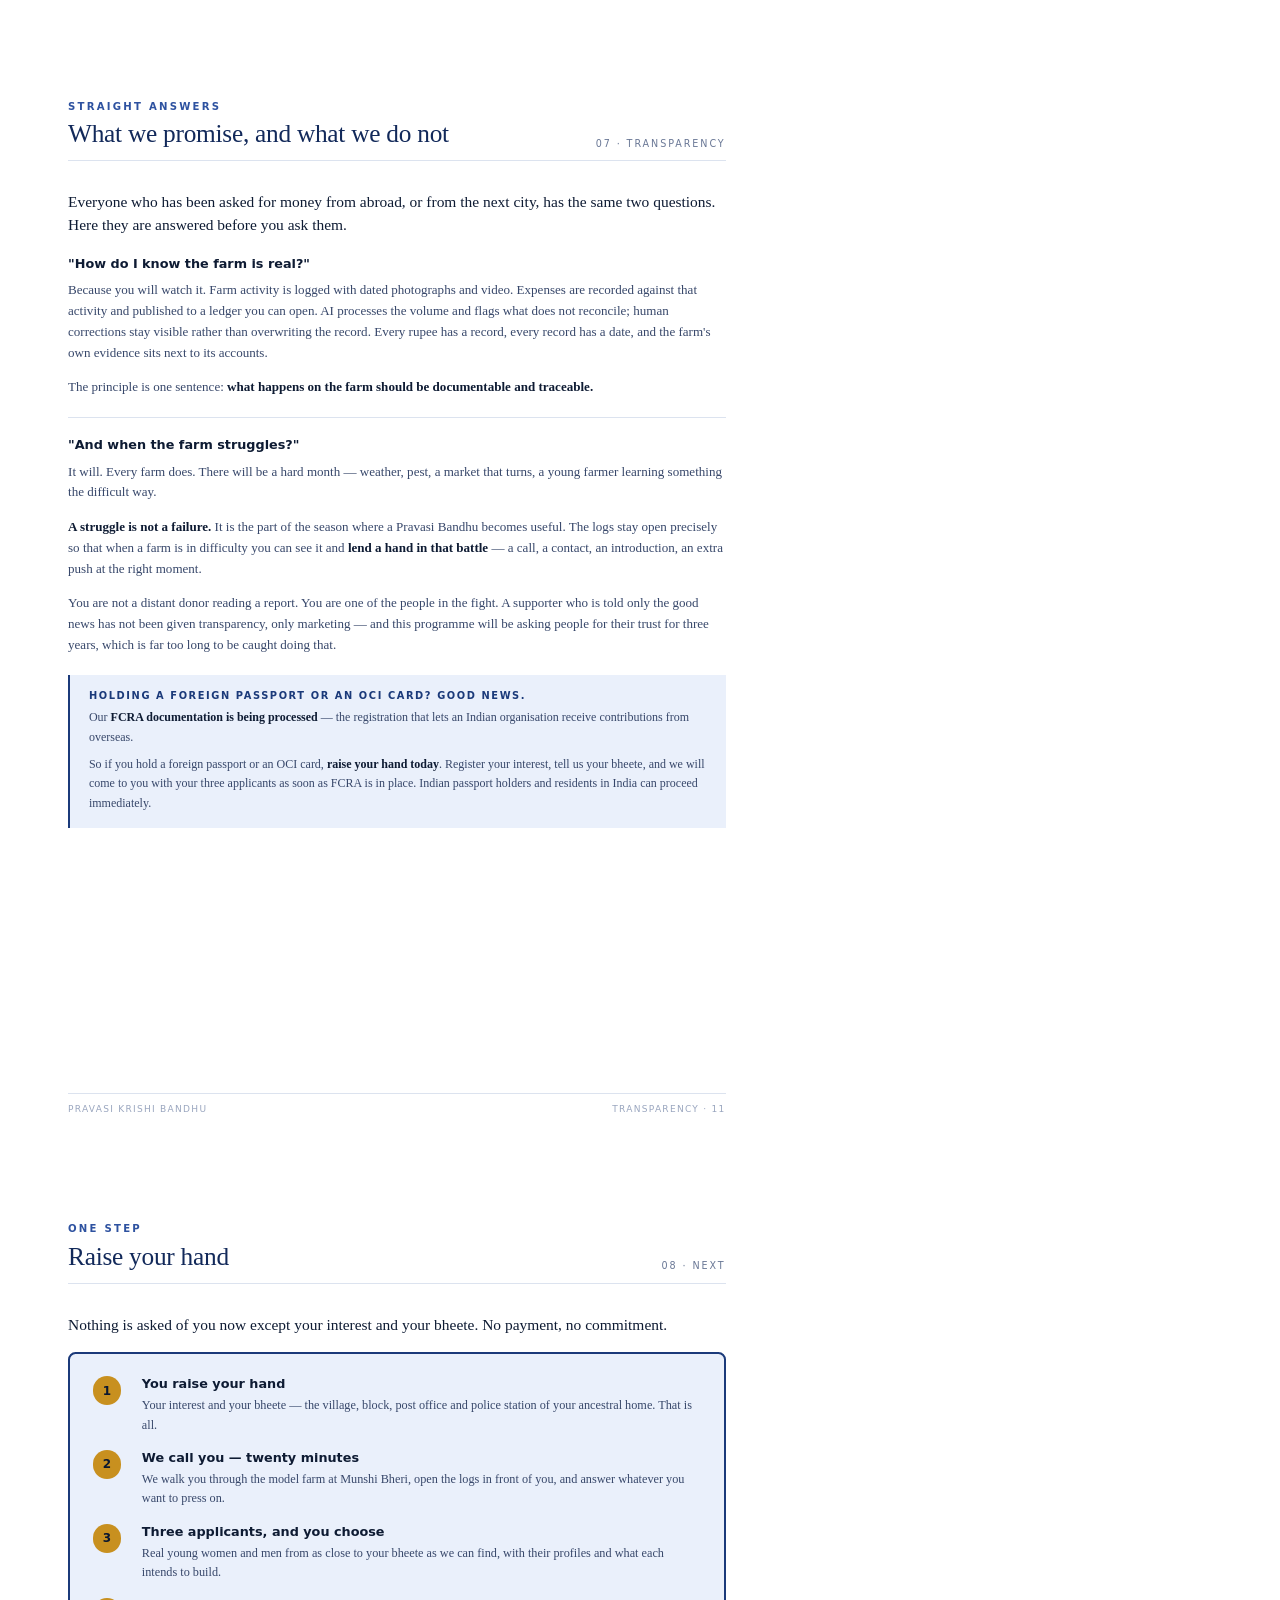
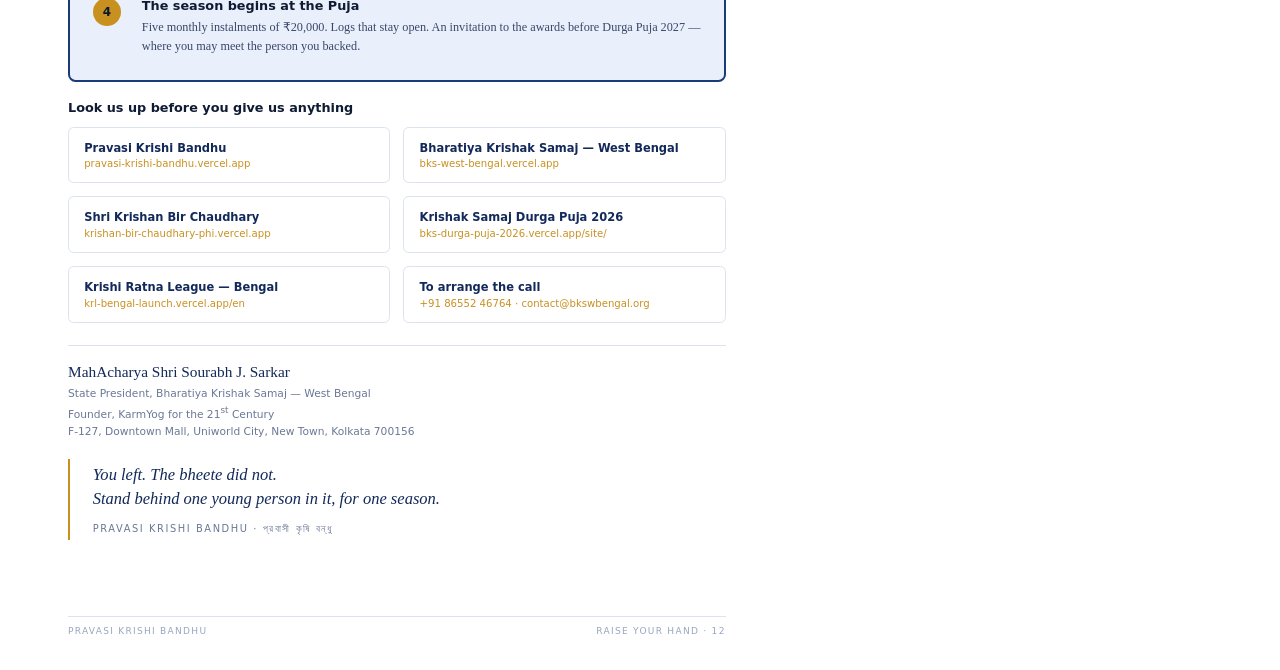
<file: document.html>
<!DOCTYPE html>
<html lang="en">
<head>
<meta charset="utf-8">
<title>Pravasi Krishi Bandhu — Krishi Ratna League Bengal</title>
<link href="https://fonts.googleapis.com/css2?family=Noto+Sans+Bengali:wght@400;600&display=swap" rel="stylesheet">
<style>
  @page { size: A4; margin: 0; }
  * { margin:0; padding:0; box-sizing:border-box; }

  :root{
    --blue:#1B3A7A; --blue-deep:#12295A; --blue-ink:#0A1730; --blue-soft:#2E52A0;
    --blue-tint:#EAF0FB; --blue-line:#C6D4EE;
    --gold:#C8901F; --gold-bright:#EFB63C; --gold-tint:#FCF1D8;
    --leaf:#3E8E35; --leaf-tint:#E7F3E5;
    --paper:#FFFFFF; --paper-tint:#F4F6FA;
    --ink:#0E1B33; --ink-soft:#37476A; --ink-mute:#6A7896; --ink-faint:#9AA6BF;
    --line:#DCE3EF;
    --serif: Georgia, 'Iowan Old Style', 'Times New Roman', serif;
    --sans: 'Segoe UI', system-ui, -apple-system, 'Helvetica Neue', sans-serif;
    --bn: 'Noto Sans Bengali','Nirmala UI',sans-serif;
  }

  html{ -webkit-print-color-adjust:exact; print-color-adjust:exact; }
  body{ font-family:var(--serif); color:var(--ink); background:var(--paper); }
  .bn{ font-family:var(--bn); }

  .page{
    width:210mm; height:297mm; position:relative; overflow:hidden;
    background:var(--paper); page-break-after:always; break-after:page;
    padding:20mm 18mm 20mm;
  }
  .page:last-child{ page-break-after:auto; }

  .eyebrow{ font-family:var(--sans); font-size:7.6pt; letter-spacing:.22em;
    text-transform:uppercase; color:var(--gold); font-weight:700; }
  .eyebrow.b{ color:var(--blue-soft); }
  h1{ font-size:30pt; line-height:1.1; font-weight:400; letter-spacing:-.02em; }
  h2{ font-size:19pt; line-height:1.16; font-weight:400; color:var(--blue-deep);
      margin:0 0 5mm; letter-spacing:-.01em; }
  h3{ font-family:var(--sans); font-size:9.6pt; font-weight:700; color:var(--ink);
      margin:0 0 1.8mm; }
  p{ font-size:10.2pt; line-height:1.6; color:var(--ink-soft); margin:0 0 3.6mm; }
  p.lead{ font-size:12.4pt; line-height:1.48; color:var(--ink); margin-bottom:5mm; }
  strong{ color:var(--ink); font-weight:700; }

  .rule{ height:1px; background:var(--line); margin:6mm 0; border:0; }

  .folio{ position:absolute; left:18mm; right:18mm; bottom:9mm;
    display:flex; justify-content:space-between; align-items:center;
    font-family:var(--sans); font-size:6.8pt; letter-spacing:.14em;
    text-transform:uppercase; color:var(--ink-faint);
    border-top:1px solid var(--line); padding-top:2.5mm; }
  .ptop{ display:flex; justify-content:space-between; align-items:flex-end;
    border-bottom:1px solid var(--line); padding-bottom:3mm; margin-bottom:8mm; }
  .ptop .t{ font-family:var(--sans); font-size:7.2pt; letter-spacing:.2em;
    text-transform:uppercase; color:var(--ink-mute); }

  /* cover */
  .cover{ padding:0; display:flex; flex-direction:column; background:var(--blue-ink); }
  .cover-band{ height:6mm; background:linear-gradient(90deg,
     var(--blue) 0 34%, var(--gold) 34% 67%, var(--leaf) 67% 100%); }
  .cover-inner{ flex:1; padding:16mm 18mm 14mm; display:flex; flex-direction:column; }
  .cover-mast{ width:94mm; display:block; background:#fff; padding:4mm 5mm;
    border-radius:1.5mm; }
  .cover-mid{ flex:1; display:flex; flex-direction:column; justify-content:center; }
  .cover h1{ font-size:42pt; color:#fff; line-height:1.03; margin:0 0 2mm; }
  .cover .bn-title{ font-family:var(--bn); font-size:15pt; color:var(--gold-bright);
    margin:0 0 7mm; }
  .cover .sub{ font-size:12.8pt; line-height:1.5; color:#CBD6EC;
    max-width:116mm; margin:0 0 6mm; }
  .cover .amt{ display:inline-block; background:rgba(239,182,60,.14);
    border:1px solid rgba(239,182,60,.55); color:var(--gold-bright);
    padding:4mm 6mm; border-radius:1.5mm; font-size:11.5pt; font-weight:700;
    font-family:var(--sans); margin-bottom:8mm; }
  .cover .amt small{ display:block; font-weight:400; font-size:8.4pt; color:#B9C6E2;
    margin-top:1.6mm; }
  .cover .krl{ width:58mm; display:block; background:#fff; padding:4mm;
    border-radius:1.5mm; }
  .cover-foot{ border-top:1px solid rgba(255,255,255,.24); padding-top:5mm;
    display:flex; justify-content:space-between; align-items:flex-end; }
  .cover-foot div{ font-family:var(--sans); font-size:7.6pt; letter-spacing:.14em;
    text-transform:uppercase; color:#9FB0D2; line-height:1.9; }
  .cover-foot .r{ text-align:right; }
  .cover-foot .g{ color:var(--gold-bright); }

  /* exec summary rows */
  .xrow{ display:grid; grid-template-columns:32mm 1fr; gap:5mm;
    padding:2.5mm 0; border-top:1px solid var(--line); }
  .xrow:last-of-type{ border-bottom:1px solid var(--line); }
  .xrow .k{ font-family:var(--sans); font-size:7.1pt; font-weight:700;
    letter-spacing:.14em; text-transform:uppercase; color:var(--blue-soft);
    padding-top:.8mm; }
  .xrow .v{ font-size:9.2pt; line-height:1.45; color:var(--ink-soft); }
  .xrow .v strong{ color:var(--ink); }

  .bignum{ display:flex; gap:7mm; margin:5mm 0 0; }
  .bignum .n{ flex:1; background:var(--blue); color:#fff;
    padding:4mm 4.5mm 3.8mm; border-radius:1.5mm; }
  .bignum .n.gold{ background:var(--gold); color:var(--blue-ink); }
  .bignum .n .fig{ font-size:18pt; line-height:1; display:block; margin-bottom:1.5mm; }
  .bignum .n .lab{ font-family:var(--sans); font-size:6.8pt; letter-spacing:.14em;
    text-transform:uppercase; opacity:.94; line-height:1.5; }

  .two{ display:grid; grid-template-columns:1fr 1fr; gap:8mm; }
  .three{ display:grid; grid-template-columns:1fr 1fr 1fr; gap:5mm; }
  .card{ background:var(--paper); border:1px solid var(--line);
    border-radius:1.5mm; padding:5mm; }
  .card p{ font-size:9.4pt; margin-bottom:2.4mm; }
  .card p:last-child{ margin-bottom:0; }

  /* roadmap phases */
  .phase{ background:var(--paper); border:1px solid var(--line); border-radius:1.5mm;
    padding:5mm; position:relative; overflow:hidden; }
  .phase:before{ content:''; position:absolute; top:0; left:0; right:0; height:1.6mm;
    background:var(--blue); }
  .phase.g:before{ background:var(--gold); }
  .phase.l:before{ background:var(--leaf); }
  .phase .yr{ font-family:var(--sans); font-size:6.8pt; letter-spacing:.16em;
    text-transform:uppercase; color:var(--ink-faint); font-weight:700;
    margin:1.5mm 0 2mm; }
  .phase .nm{ font-size:14pt; color:var(--blue-deep); line-height:1.1; }
  .phase .nb{ font-family:var(--bn); font-size:9.5pt; color:var(--gold); margin:.8mm 0 2.5mm; }
  .phase p{ font-size:8.6pt; line-height:1.5; margin:0; }

  .quote{ border-left:2.5px solid var(--gold); padding:1mm 0 1mm 6mm;
    margin:6mm 0; font-size:12.4pt; line-height:1.45; color:var(--blue-deep);
    font-style:italic; }
  .quote .attr{ display:block; font-family:var(--sans); font-style:normal;
    font-size:7.4pt; letter-spacing:.16em; text-transform:uppercase;
    color:var(--ink-mute); margin-top:3mm; }

  table{ width:100%; border-collapse:collapse; margin:0 0 5mm; }
  th{ font-family:var(--sans); font-size:7.2pt; font-weight:700; letter-spacing:.14em;
    text-transform:uppercase; color:var(--blue-soft); text-align:left;
    padding:0 3mm 2.2mm 0; border-bottom:1.5px solid var(--blue-line); }
  th.num, td.num{ text-align:right; padding-right:0; }
  td{ font-size:9.5pt; color:var(--ink-soft); padding:2.4mm 3mm 2.4mm 0;
    border-bottom:1px solid var(--line); vertical-align:top; }
  td strong{ color:var(--ink); }
  tr.farm td{ background:var(--leaf-tint); }
  tr.farm td.num{ color:var(--leaf); }
  tr.sub td:first-child{ padding-left:6mm; font-size:8.8pt; color:var(--ink-mute); }
  tr.total td{ border-bottom:none; border-top:1.5px solid var(--blue-line);
    font-weight:700; color:var(--blue-deep); padding-top:3mm; }

  ul{ list-style:none; margin:0 0 4mm; }
  li{ font-size:9.6pt; line-height:1.5; color:var(--ink-soft);
    padding-left:6mm; margin-bottom:2.2mm; position:relative; }
  li:before{ content:''; position:absolute; left:0; top:1.9mm;
    width:2.2mm; height:2.2mm; background:var(--gold); transform:rotate(45deg); }
  li strong{ color:var(--ink); }

  .tl{ display:grid; grid-template-columns:36mm 1fr; gap:5mm;
    padding:2.8mm 0; border-top:1px solid var(--line); }
  .tl:last-of-type{ border-bottom:1px solid var(--line); }
  .tl .d{ font-family:var(--sans); font-size:8pt; font-weight:700; color:var(--blue); }
  .tl .d span{ display:block; font-weight:700; font-size:6.6pt; letter-spacing:.14em;
    text-transform:uppercase; color:var(--gold); margin-top:.8mm; }
  .tl .b{ font-size:9.2pt; line-height:1.5; color:var(--ink-soft); }
  .tl .b strong{ color:var(--ink); }

  .note{ background:var(--gold-tint); border-left:2.5px solid var(--gold);
    padding:4mm 5mm; margin:5mm 0 0; }
  .note.blue{ background:var(--blue-tint); border-color:var(--blue); }
  .note p{ font-size:9pt; margin:0; color:var(--ink-soft); }
  .note p+p{ margin-top:2.2mm; }
  .note .h{ font-family:var(--sans); font-size:7.4pt; font-weight:700;
    letter-spacing:.16em; text-transform:uppercase; color:var(--gold);
    display:block; margin-bottom:2mm; }
  .note.blue .h{ color:var(--blue); }

  .panel{ background:var(--blue-ink); color:#C9D4EA; padding:6mm 7mm;
    border-radius:1.5mm; }
  .panel h2{ color:#fff; margin-bottom:3.5mm; }
  .panel p{ color:#C9D4EA; }
  .panel .eyebrow{ color:var(--gold-bright); }
  .panel strong{ color:#fff; }

  .dim{ display:grid; grid-template-columns:1fr 1fr; gap:4.5mm; margin:0 0 4.5mm; }
  .dim .d{ border:1px solid var(--line); background:var(--paper);
    border-radius:1.5mm; padding:4mm 4.5mm; position:relative; }
  .dim .d .w{ position:absolute; top:3.6mm; right:4.5mm; font-family:var(--sans);
    font-size:11pt; font-weight:700; color:var(--gold); }
  .dim .d .nm{ font-size:12.5pt; color:var(--blue-deep); line-height:1.1; }
  .dim .d .nb{ font-family:var(--bn); font-size:9pt; color:var(--gold); margin:.6mm 0 0; }
  .dim .d .en{ font-family:var(--sans); font-size:6.8pt; letter-spacing:.16em;
    text-transform:uppercase; color:var(--ink-faint); margin:1.6mm 0 2.2mm;
    font-weight:700; }
  .dim .d p{ font-size:8.4pt; line-height:1.45; margin:0; }

  .cta-box{ border:2px solid var(--blue); border-radius:2mm; padding:6mm;
    background:var(--blue-tint); }
  .cta-box .step{ display:grid; grid-template-columns:9mm 1fr; gap:4mm;
    margin-bottom:4mm; }
  .cta-box .step:last-child{ margin-bottom:0; }
  .cta-box .step .i{ width:7.5mm; height:7.5mm; border-radius:50%;
    background:var(--gold); color:var(--blue-ink); font-family:var(--sans);
    font-size:9pt; font-weight:700; display:flex; align-items:center;
    justify-content:center; }
  .cta-box .step .c h3{ margin-bottom:1.2mm; }
  .cta-box .step .c p{ font-size:9.2pt; margin:0; }

  .links{ display:grid; grid-template-columns:1fr 1fr; gap:3.5mm; margin:0 0 5mm; }
  .lk{ border:1px solid var(--line); border-radius:1.5mm; padding:3.4mm 4mm; }
  .lk .t{ font-family:var(--sans); font-size:8.6pt; font-weight:700;
    color:var(--blue-deep); margin-bottom:1mm; }
  .lk .u{ font-family:var(--sans); font-size:7.6pt; color:var(--gold);
    word-break:break-all; }

  .sign{ margin-top:6mm; padding-top:4.5mm; border-top:1px solid var(--line); }
  .sign .nm{ font-size:11.5pt; color:var(--blue-deep); margin-bottom:1mm; }
  .sign .ti{ font-family:var(--sans); font-size:8pt; line-height:1.65;
    color:var(--ink-mute); }

  .krl-inline{ width:34mm; display:block; margin:0 0 4mm; }

  .figw{ margin:5mm 0 0; border:1px solid var(--line); border-radius:1.5mm; overflow:hidden; }
  .figw img{ width:100%; height:52mm; object-fit:cover; display:block; }
  .figw figcaption{ font-family:var(--sans); font-size:7.8pt; line-height:1.5;
    color:var(--ink-mute); padding:2.8mm 4mm; }
  .figw figcaption strong{ color:var(--blue-deep); }
  .figw figcaption em{ color:var(--ink-faint); font-style:italic; }
</style>
</head>
<body>

<!-- ============ 1. COVER ============ -->
<section class="page cover">
  <div class="cover-band"></div>
  <div class="cover-inner">
    <img class="cover-mast" src="assets/masthead-t.png" alt="KarmYog for the 21st Century · Bharatiya Krishak Samaj">

    <div class="cover-mid">
      <div class="eyebrow" style="margin-bottom:4mm">An invitation · Durga Puja 2026</div>
      <h1>Pravasi<br>Krishi Bandhu</h1>
      <div class="bn-title">প্রবাসী কৃষি বন্ধু</div>
      <p class="sub">You know the name of your village. Somewhere in it, a young woman or a
      young man is about to build a farm. This is an invitation to stand behind them — for one
      season, with the logs open the whole way.</p>
      <div class="amt">₹1 Lakh — that is ₹1,00,000 (approximately US$1,000)
        <small>Paid as five monthly instalments of ₹20,000</small></div>
      <img class="krl" src="assets/krl-logo-t.png" alt="Krishi Ratna League — Bengal">
    </div>

    <div class="cover-foot">
      <div>Bharatiya Krishak Samaj<br>
        <span class="g">Since 1955 — seven decades for the Indian farmer</span></div>
      <div class="r">KarmYog for the 21<sup>st</sup> Century<br>
        West Bengal · Season 1 · 2026–27</div>
    </div>
  </div>
</section>

<!-- ============ 2. EXECUTIVE SUMMARY ============ -->
<section class="page">
  <div class="ptop">
    <div><div class="eyebrow b">In one page</div>
      <h2 style="margin:2mm 0 0">The whole of it, briefly</h2></div>
    <div class="t">Pravasi Krishi Bandhu</div>
  </div>

  <p class="lead" style="font-size:11.4pt; margin-bottom:4mm">If you read nothing else, read this
  page. Everything after it is evidence for what is written here.</p>

  <div class="xrow"><div class="k">What it is</div>
    <div class="v">The <strong>Krishi Ratna League</strong> is a championship for farms, run in the
    format that made cricket unmissable. Across West Bengal's <strong>294 assembly
    constituencies</strong>, <strong>5,000 young women and men</strong> will each build a
    <strong>Smart Integrated Farm</strong> — and be mentored, verified and graded through one full
    season, Durga Puja 2026 to Durga Puja 2027.</div></div>

  <div class="xrow"><div class="k">Why</div>
    <div class="v">To make farming <strong>aspirational</strong>. A subsidy makes a farmer solvent
    for a year; a championship makes a nineteen-year-old in Bankura <strong>aspire to be a
    farmer</strong>, and gives rural Bengal something to aim at.</div></div>

  <div class="xrow"><div class="k">Your part</div>
    <div class="v">You stand behind <strong>one</strong> of them — one named young person, in the
    <strong>bheete (ভিটে)</strong> your own family came from. You will be shown
    <strong>three applicants</strong> and you pick who you back.</div></div>

  <div class="xrow"><div class="k">The amount</div>
    <div class="v"><strong>₹1 Lakh — ₹1,00,000</strong> for the season, paid as
    <strong>five monthly instalments of ₹20,000</strong>. <strong>₹90,000 goes to the farm.</strong>
    Six per cent becomes prize money; administration and everything around it is four per cent.</div></div>

  <div class="xrow"><div class="k">What you see</div>
    <div class="v">A named farm and farmer. Open logs — activity, photographs, expense ledger. A
    progress report against every instalment. The farmer's own video messages. And an invitation
    to the Season 1 awards, held <strong>before</strong> Durga Puja 2027.</div></div>

  <div class="xrow"><div class="k">Who stands behind it</div>
    <div class="v"><strong>Bharatiya Krishak Samaj</strong>, founded 3 April 1955 by
    <strong>Dr Panjabrao S. Deshmukh</strong>, appointed Agriculture Minister in 1952 — seven
    decades for the Indian farmer. National President <strong>Shri Krishan Bir Chaudhary</strong>
    sits on the Government of India's <strong>Minimum Support Price Committee</strong>. The West
    Bengal chapter is led by <strong>MahAcharya Shri Sourabh J. Sarkar</strong>, Founder of KarmYog
    for the 21<sup>st</sup> Century.</div></div>

  <div class="xrow"><div class="k">The prizes</div>
    <div class="v"><strong>₹3 crore</strong> in all — ₹1 crore for the best farm, ₹1 crore for the
    best regional team, ₹1 crore across other categories. Farms are graded on
    <strong>Satya, Mangal, Sundar, Samriddhi</strong>.</div></div>

  <div class="xrow"><div class="k">The next step</div>
    <div class="v"><strong>Raise your hand.</strong> Nothing is asked of you now except your
    interest and your bheete — no payment, no commitment. A twenty-minute call follows.</div></div>

  <div class="bignum">
    <div class="n"><span class="fig">₹10 crore</span>
      <span class="lab">To be raised before Durga Puja 2026<br>— one thousand farms</span></div>
    <div class="n gold"><span class="fig">5,000</span>
      <span class="lab">Smart Integrated Farms<br>across Bengal in Season 1</span></div>
  </div>

  <div class="folio"><span>Pravasi Krishi Bandhu</span><span>Executive Summary · 02</span></div>
</section>

<!-- ============ 3. ROADMAP ============ -->
<section class="page">
  <div class="ptop">
    <div><div class="eyebrow b">The three-year roadmap</div>
      <h2 style="margin:2mm 0 0">Sthapana · BangaManthan · RashtraManthan</h2></div>
    <div class="t">01 · The arc</div>
  </div>

  <p class="lead">Everything in this document sits inside three phases. Each milestone is a Durga
  Puja, because a Puja cannot be postponed for a delayed approval or a slow quarter.</p>

  <div class="three" style="margin-bottom:7mm">
    <div class="phase">
      <div class="yr">Year one · 2026</div>
      <div class="nm">Sthapana</div><div class="nb">স্থাপনা</div>
      <p><strong>Establishment.</strong> The League launches at Durga Puja 2026 on a working model
      farm. Applications open across all 294 constituencies, and the first 5,000 Smart Integrated
      Farms begin.</p>
    </div>
    <div class="phase g">
      <div class="yr">Year two · 2027</div>
      <div class="nm">BangaManthan</div><div class="nb">বঙ্গমন্থন</div>
      <p><strong>Scaling across Bengal.</strong> Season 1 is graded and awarded before Durga Puja
      2027. The model proven in one season is carried into every district of Bengal.</p>
    </div>
    <div class="phase l">
      <div class="yr">Year three · 2028</div>
      <div class="nm">RashtraManthan</div><div class="nb">রাষ্ট্রমন্থন</div>
      <p><strong>Scaling across India.</strong> The Bengal Model established nationally by Durga
      Puja 2028 — the point at which Bengal has something the rest of the country copies.</p>
    </div>
  </div>

  <h3 style="margin-bottom:3mm">The dates inside it</h3>
  <div class="tl"><div class="d">14 September 2026<span>Sthapana</span></div>
    <div class="b">The Krishi Ratna League is launched by the <strong>Hon'ble Minister of
    Agriculture, Government of West Bengal, Shri Dudh Kumar Mondal</strong>, with the
    <strong>Hon'ble Minister of State for Agriculture &amp; Horticulture, Shri Amaya
    Kisku</strong>. Applications open.</div></div>
  <div class="tl"><div class="d">10 October 2026<span>Mahalaya</span></div>
    <div class="b">The model farm at <strong>Munshi Bheri</strong>, in the East Kolkata Wetlands,
    is complete. Six weeks earlier it was a dump yard.</div></div>
  <div class="tl"><div class="d">From 16 October 2026<span>Durga Puja</span></div>
    <div class="b"><strong>The Puja whose theme is Krishi Samaj — for the farmers.</strong> The
    pandal stands on the working farm. Season 1 begins.</div></div>
  <div class="tl"><div class="d">2026 – 2027<span>Season 1</span></div>
    <div class="b"><strong>5,000 Smart Integrated Farms</strong> built, mentored, verified and
    graded across 294 constituencies. This is the season your farm runs in.</div></div>
  <div class="tl"><div class="d">Before Durga Puja 2027<span>BangaManthan</span></div>
    <div class="b"><strong>Season 1 awards</strong> — ₹3 crore, the best farm, the best team. Held
    deliberately <strong>before</strong> the Puja, so that Pravasi Bandhus can attend the ceremony
    and then travel on to their own bheete for the Pujo.</div></div>
  <div class="tl"><div class="d">Durga Puja 2028<span>RashtraManthan</span></div>
    <div class="b">The <strong>Bengal Model</strong> established across India.
    <strong>Bengal comes home.</strong></div></div>

  <div class="folio"><span>Pravasi Krishi Bandhu</span><span>The Roadmap · 03</span></div>
</section>

<!-- ============ 4. THE RETURN ============ -->
<section class="page">
  <div class="ptop">
    <div><div class="eyebrow b">Pratyaavartan (প্রত্যাবর্তন)</div>
      <h2 style="margin:2mm 0 0">The Return</h2></div>
    <div class="t">02 · Why you</div>
  </div>

  <p class="lead">Most of us did not leave Bengal. We left a village, and Bengal happened to be
  around it.</p>

  <p>There is a word for the place — <strong>bheete (ভিটে)</strong>. The plot the family held, the
  pond behind it, the name of the block you still give when an elder asks where you are really
  from. You may not have stood on it in <strong>many decades</strong>. You can still draw it.</p>

  <p>What has happened to those places is not a mystery and it is not anybody's single fault. The
  young people left, as you left. The land stayed, and got smaller with each division. The ones
  who remained were told, in a hundred quiet ways, that farming was what you did when nothing else
  worked out. A boy who wanted to stay had no reason he could say out loud.</p>

  <div class="quote">Agriculture in Bengal did not fail for want of soil, or rain, or hands.
  It failed for want of <em>aspiration</em>.</div>

  <p>That is the specific thing this sets out to change, and it is why it takes the shape of a
  league rather than a scheme. A subsidy makes a farmer solvent for a year.
  <strong>A championship makes farming aspirational</strong> — something a young person in Bengal
  might actually want, with a team, a table, a season, and a name that gets read out.</p>

  <p>We are not trying to rescue agriculture. We are trying to make a nineteen-year-old in Bankura
  <strong>aspire to be a farmer</strong>, to raise the aspirations of rural Bengal itself, and to
  build <strong>aspirational farms</strong> worth that ambition.</p>

  <p><strong>Pratyaavartan (প্রত্যাবর্তন)</strong> means homecoming. Not the aeroplane kind. It is
  the idea that a place can find its way back to the direction it had, and that the people who left
  it are not disqualified from helping — that in fact they may be the only ones with both the
  distance to see it clearly and the means to do something.</p>

  <p>You are not being asked for charity. Charity flows down. This is closer to what an elder in
  the family used to do for a promising nephew — you back the young person, you stay interested,
  you ask how it went.</p>

  <div class="note">
    <span class="h">What this is not</span>
    <p>This is not a donation to a general fund, and you are not buying a product. You are
    supporting one named agri-entrepreneur who is setting up a Smart Integrated Farm, and you will
    be able to see, month by month, exactly what happened on that piece of land.</p>
  </div>

  <div class="folio"><span>Pravasi Krishi Bandhu</span><span>The Return · 04</span></div>
</section>

<!-- ============ 5. WHY NOW ============ -->
<section class="page">
  <div class="ptop">
    <div><div class="eyebrow b">The moment</div>
      <h2 style="margin:2mm 0 0">Why this year and not another</h2></div>
    <div class="t">03 · Why now</div>
  </div>

  <p class="lead">Three things have come together in 2026 that have not been true at the same time
  before.</p>

  <div class="two" style="margin-bottom:7mm">
    <div>
      <h3>One — the governments are aligned</h3>
      <p>For the first time in <strong>nearly five decades</strong>, the government in West Bengal
      and the government at the Centre are working in the same direction. Whatever one thinks of
      any party — and Bharatiya Krishak Samaj takes no position on any — agricultural reform is one
      of the few fields where that alignment translates directly into what a farmer can actually
      reach: schemes that arrive, approvals that move, institutions that answer.</p>
      <p>A window like this stays open for a few years, not forever. The work should be done inside
      it.</p>
    </div>
    <div>
      <h3>Two — agriculture never got its league</h3>
      <p>Cricket had the IPL. Music had Sa Re Ga Ma Pa. Dance had Dance India Dance. Each of them
      changed what an ordinary family thought was a respectable thing for a child to spend a decade
      on.</p>
      <p>Agriculture — the one occupation that feeds the rest — has never had its equivalent. No
      table, no season, no tournament, no moment where the country watched. That absence is most of
      the reason a talented nineteen-year-old does not consider the land in front of him.</p>
    </div>
  </div>

  <div class="rule"></div>

  <h3 style="margin-bottom:2.5mm">Three — the technology finally makes it honest</h3>
  <p>A programme like this was not practical ten years ago, because it could not be
  <em>watched</em>. A supporter in Bengaluru had no way to know whether a farm eight hundred
  kilometres away existed, or whether the money reached the soil.</p>
  <p>That has changed. Farm activity can be logged with photographs and video, dated and located.
  Expenses can be recorded against activity and published to a ledger. AI can process the volume of
  evidence that five thousand farms will generate and flag what does not reconcile. This is the
  first year one could promise a supporter continuous sight of a farm and actually mean it — which
  is why the promise is made plainly in this document and not hedged.</p>

  <div class="panel" style="margin-top:6mm">
    <div class="eyebrow">The deadline is not ours</div>
    <p style="margin-bottom:0">Durga Puja is a fixed date. It cannot be pushed for a delayed
    approval or a slow quarter. That is precisely why the whole three-year journey is pinned to it.
    A project without a non-negotiable milestone drifts. This one cannot.</p>
  </div>

  <div class="folio"><span>Pravasi Krishi Bandhu</span><span>Why Now · 05</span></div>
</section>

<!-- ============ 6. BKS ============ -->
<section class="page">
  <div class="ptop">
    <div><div class="eyebrow b">Credentials · I</div>
      <h2 style="margin:2mm 0 0">Bharatiya Krishak Samaj</h2></div>
    <div class="t">Since 1955</div>
  </div>

  <p class="lead">On <strong>3 April 1955</strong>, <strong>Dr Panjabrao S. Deshmukh</strong> —
  appointed Agriculture Minister in 1952 — founded a farmers' body and deliberately kept it
  outside party politics, so that it could argue with any government of the day.</p>

  <p>Seven decades later it is one of India's leading non-partisan farmers' organisations. It is
  not a political party and it is not a government scheme. It has spent that time in the
  unglamorous middle ground: on committees, in consultations, in the drafting of the rules that
  decide what a farmer is paid.</p>

  <div class="rule"></div>

  <h3 style="margin-bottom:3mm">National President — Shri Krishan Bir Chaudhary</h3>
  <ul>
    <li><strong>Member, Minimum Support Price Committee, Government of India</strong> — the body
    that advises on the prices at which the country procures its food</li>
    <li>Former <strong>Chairman, State Farms Corporation of India</strong></li>
    <li>Former <strong>Chairman, Indian Sugarcane Development Council</strong>, Government of India</li>
    <li>Founder of the <strong>Small Farmers' Agribusiness Consortium (SFAC)</strong></li>
    <li>Former <strong>Director, NAFED</strong></li>
  </ul>

  <div class="rule"></div>

  <h3 style="margin-bottom:3mm">The National Advisory Board</h3>
  <p style="margin-bottom:3mm">The people who advise this organisation are the people who used to
  run Indian agriculture.</p>
  <table>
    <tr><td style="width:50mm"><strong>Dr R.S. Paroda</strong></td>
        <td>Former Director General, Indian Council of Agricultural Research (ICAR)</td></tr>
    <tr><td><strong>Siraj Hussain, IAS (Retd.)</strong></td>
        <td>Former Secretary, Ministry of Agriculture, Government of India</td></tr>
    <tr><td><strong>Ashish Bahuguna, IAS (Retd.)</strong></td>
        <td>Former Chairman, Food Safety and Standards Authority of India</td></tr>
    <tr><td><strong>Dr Baldev Singh Dhillon</strong></td>
        <td>Vice Chancellor (Retd.), Punjab Agricultural University</td></tr>
    <tr><td><strong>Gopa Sabharwal</strong></td>
        <td>Vice Chancellor (Retd.), Nalanda University</td></tr>
  </table>

  <div class="note blue">
    <span class="h">The West Bengal Chapter</span>
    <p>Established in <strong>June 2026</strong> at the direction of the National President, and
    led as State President by <strong>MahAcharya Shri Sourabh J. Sarkar, Founder of KarmYog for the
    21<sup>st</sup> Century</strong>. <strong>Mrs Rinku Majumder Ghosh</strong> heads the Mahila
    Mandal. The Krishi Ratna League is the chapter's first major undertaking.</p>
  </div>

  <div class="folio"><span>Pravasi Krishi Bandhu</span><span>Bharatiya Krishak Samaj · 06</span></div>
</section>

<!-- ============ 7. KARMYOG ============ -->
<section class="page">
  <div class="ptop">
    <div><div class="eyebrow b">Credentials · II</div>
      <h2 style="margin:2mm 0 0">KarmYog for the 21<sup>st</sup> Century</h2></div>
    <div class="t">Delivery</div>
  </div>

  <p class="lead">Bharatiya Krishak Samaj brings seven decades of standing with the Indian farmer.
  KarmYog brings the thing that is harder to buy: a record of actually changing how large numbers
  of people behave.</p>

  <p>KarmYog was founded in 2008 by <strong>MahAcharya Shri Sourabh J. Sarkar</strong> — B.Tech,
  IIT Kharagpur, 1990; M.A. in Education and New Media, S.I. Newhouse School, Syracuse University —
  who left a corporate career to build it. Its subject has always been the same one: how a
  population changes a habit.</p>

  <div class="rule"></div>

  <div class="two">
    <div class="card">
      <h3>Kolkata Jaago — Safe Drive Save Life</h3>
      <p>Road-safety culture change across the city. Reached <strong>300+ schools</strong> and
      roughly <strong>one lakh taxi drivers</strong> in Kolkata.</p>
      <p>This is the closest precedent to what the Krishi Ratna League has to do: take a behaviour
      everybody defends out of habit, and shift it — at the scale of a state, in Bengali, through
      the people who already have the trust.</p>
    </div>
    <div class="card">
      <h3>Jeevan-Jeevika Abhiyaan — farmers, already</h3>
      <p>Mass behaviour-change campaigns for farmers in Odisha through the
      <strong>SRI farming technique</strong>; informal-sector workers in Rajasthan; vocational
      trainees in Maharashtra; health workers in Howrah; safai karmacharis in Mumbai.</p>
      <p>The Odisha work matters most here. Persuading farmers to change a planting method they
      inherited is the same problem as KRL, solved once already.</p>
    </div>
  </div>

  <div class="two" style="margin-top:6mm">
    <div class="card">
      <h3>OmniDEL — recognised, then funded</h3>
      <p><strong>NSDC Best Learning Methodology Award, 2014.</strong> A
      <strong>million-dollar grant from TATA Trusts, 2015.</strong></p>
      <p>Today OmniDEL is at the forefront of <strong>Agentic AI for informal-sector
      transformation</strong> — the capability the League's <strong>Support &amp;
      Verification</strong> system is built on.</p>
    </div>
    <div class="card">
      <h3>Growing things, at scale, on bad land</h3>
      <p><strong>KarmYog Green Village</strong>, 2015 to date: roughly <strong>12 acres</strong> of
      HIDCO wasteland turned into a working eco-village — <strong>2,000+ fruit-bearing
      trees</strong>, pesticide-free vegetable production, training facilities.</p>
      <p><strong>50+ biophilic designs</strong> and <strong>7+ Vatikas</strong> built across
      Kolkata, Patna and Goa. Named a biophilic pioneer in India at ABID Expo 2024.</p>
    </div>
  </div>

  <div class="note">
    <span class="h">Why this pairing is the point</span>
    <p>A farmers' organisation with seven decades of institutional standing, and a movement with
    eighteen years of getting ordinary people to do something differently. Either one alone has
    tried this before and stalled. The reason to believe the Krishi Ratna League will run is that
    both halves of the problem have an owner.</p>
  </div>

  <div class="folio"><span>Pravasi Krishi Bandhu</span><span>KarmYog · 07</span></div>
</section>

<!-- ============ 8. THE LEAGUE ============ -->
<section class="page">
  <div class="ptop">
    <div><div class="eyebrow b">The mechanism</div>
      <h2 style="margin:2mm 0 0">The Krishi Ratna League</h2></div>
    <div class="t">04 · Bengal, Season 1</div>
  </div>

  <p class="lead" style="font-size:11.6pt; margin-bottom:4mm">Take the format that made a nation
  watch cricket for two months a year, and point it at farming.</p>

  <p style="font-size:9.8pt; margin-bottom:5mm">West Bengal's <strong>294 assembly
  constituencies</strong> are grouped into <strong>15 regional teams</strong> — a franchise here is
  a group of constituencies, not a cricket side. Every farm carries its own marks; a team's score
  is the aggregate of its farms. There is a table, and it moves.</p>

  <h3 style="margin-bottom:3mm">How a farm is graded</h3>
  <div class="dim">
    <div class="d"><span class="w">30%</span>
      <div class="nm">Satya</div><div class="nb">সত্য</div><div class="en">Truth</div>
      <p>Honest cultivation, and evidence of it. Dated, located records of what was actually done
      on the land — not what was claimed.</p></div>
    <div class="d"><span class="w">25%</span>
      <div class="nm">Mangal</div><div class="nb">মঙ্গল</div><div class="en">Goodness</div>
      <p>Good for human health, for the soil, for the surrounding environment and its ecosystem —
      not only for the yield.</p></div>
    <div class="d"><span class="w">20%</span>
      <div class="nm">Sundar</div><div class="nb">সুন্দর</div><div class="en">Beauty · Agro-tourism</div>
      <p>A farm people would travel to see. Natural aesthetic, considered design, harmony with the
      land — the foundation of <strong>agro-tourism</strong>, and a second income the farm can
      build on.</p></div>
    <div class="d"><span class="w">25%</span>
      <div class="nm">Samriddhi</div><div class="nb">সমৃদ্ধি</div><div class="en">Prosperity · Technology</div>
      <p>A true <strong>Smart Integrated Farm</strong> — tradition and modernity together, local
      and global together. <strong>Technology</strong> applied to real income.</p></div>
  </div>

  <div class="note blue" style="margin:0 0 4.5mm">
    <span class="h">The qualification gate</span>
    <p>A farm must be free of <strong>harmful chemicals and harmful pesticides</strong> to be
    scored at all. The emphasis is on <strong>local and herbal solutions</strong> — what the soil,
    the village and our own tradition already know how to make. A jury grades the farms;
    AI-assisted monitoring supports the farmer and keeps the record through the year.</p>
  </div>

  <table style="margin-bottom:3mm">
    <tr><td style="width:78mm"><strong>Best individual farm</strong> — the most prosperous farm in Bengal</td><td class="num"><strong>₹1,00,00,000</strong></td></tr>
    <tr><td><strong>Best regional team</strong> — highest aggregate across its farms</td><td class="num"><strong>₹1,00,00,000</strong></td></tr>
    <tr><td><strong>Category awards</strong> — innovation and other categories</td><td class="num"><strong>₹1,00,00,000</strong></td></tr>
    <tr class="total"><td>Total prize pool, Season 1</td><td class="num">₹3,00,00,000</td></tr>
  </table>

  <p style="font-size:8.6pt; line-height:1.45; color:var(--ink-mute); margin-bottom:0">The team
  prize exists on purpose: a farmer in Purulia has a reason to help a farmer two constituencies
  away, because their marks are added together. The League is built to produce cooperation, not
  only winners.</p>

  <div class="folio"><span>Pravasi Krishi Bandhu</span><span>The League · 08</span></div>
</section>

<!-- ============ 9. THE FARM ============ -->
<section class="page">
  <div class="ptop">
    <div><div class="eyebrow b">What gets built</div>
      <h2 style="margin:2mm 0 0">The Smart Integrated Farm</h2></div>
    <div class="t">05 · On small land</div>
  </div>

  <p class="lead">Old Indian practice, mixed with modern technology, on land small enough that an
  ordinary family actually has it.</p>

  <p>The central claim of the Krishi Ratna League is not that Bengal needs bigger farms. It is that
  a <strong>prosperous</strong> farm can run on <strong>one to four bigha</strong> if the design is
  right — integrated so that each element feeds another, free of harmful inputs, instrumented so
  the farmer can see what is working, and planned for income rather than subsistence.</p>

  <p>Saying "I am farming" is not enough to be selected. The applicant has to design something.
  That is the filter, and it is deliberately a high one.</p>

  <div class="rule"></div>

  <h3 style="margin-bottom:3mm">Munshi Bheri — the proof, built first</h3>
  <p>Before asking five thousand young people to do it, we are doing it once, in public, on the
  worst possible land.</p>
  <p><strong>Munshi Bheri</strong>, in the <strong>East Kolkata Wetlands</strong>, was a dump yard.
  Over roughly six weeks it is being turned into the first model Smart Integrated Farm — about
  <strong>1.5 acres, four and a half to five bigha</strong>. It is a learning farm: everything on
  it is meant to be copied.</p>
  <p>And it is the Durga Puja ground. The <strong>Durga Puja 2026 theme is Krishi Samaj — for the
  farmers</strong>, and the pandal stands on the farm itself. Lakhs of people will walk through a
  working integrated farm during the Puja without having planned to learn anything. That is the
  awakening — <em>Jagaran</em> — and it is the reason the League launches at a Puja and not at a
  conference.</p>

  <figure class="figw">
    <img src="assets/east-kolkata-wetlands.jpg"
         alt="The East Kolkata Wetlands — fishery bheris, embankments planted with vegetables, and the Kolkata skyline beyond">
    <figcaption><strong>The East Kolkata Wetlands.</strong> The bheris on whose edge Munshi Bheri
    stands. <em>Illustrative rendering; photographs from the site itself to follow.</em></figcaption>
  </figure>

  <div class="note">
    <span class="h">Said plainly</span>
    <p>Some of the League's finer structure is still being settled — the exact number of farms per
    constituency, the final team map, the detailed marking rubric and the jury. Those are marked as
    not final wherever they appear, here and on the website, and they will be published when they
    are fixed rather than described before.</p>
  </div>

  <div class="folio"><span>Pravasi Krishi Bandhu</span><span>The Farm · 09</span></div>
</section>

<!-- ============ 10. THE OFFER ============ -->
<section class="page">
  <div class="ptop">
    <div><div class="eyebrow b">Your part</div>
      <h2 style="margin:2mm 0 0">What supporting one farm means</h2></div>
    <div class="t">06 · The offer</div>
  </div>

  <p class="lead" style="font-size:11.8pt; margin-bottom:4mm">One supporter. One agri-entrepreneur.
  One season. <strong>₹1 Lakh — ₹1,00,000.</strong></p>

  <table style="margin-bottom:4mm">
    <tr><td style="width:80mm">Total support for one farm, one season</td><td class="num"><strong>₹1,00,000</strong></td></tr>
    <tr><td>Paid as five monthly instalments of ₹20,000</td><td class="num">5 × ₹20,000</td></tr>
    <tr class="farm"><td><strong>To the farm</strong> — seed capital for the young entrepreneur</td><td class="num"><strong>₹90,000 · 90%</strong></td></tr>
    <tr><td><strong>Prize money</strong> — into the ₹3 crore Season 1 pool</td><td class="num"><strong>₹6,000 · 6%</strong></td></tr>
    <tr class="sub"><td>Support &amp; verification, technology, coordination, training, mobilisation, events</td><td class="num">₹2,000 · 2%</td></tr>
    <tr class="sub"><td>Administration</td><td class="num">₹2,000 · 2%</td></tr>
    <tr class="total"><td>Reaching the land</td><td class="num">90%</td></tr>
  </table>

  <p style="font-size:9.2pt; margin-bottom:5mm"><strong>Administration and everything around it
  comes to four per cent — among the lowest anywhere.</strong> We would rather print that than bury
  it. Ninety per cent goes into the ground; six per cent becomes the prizes that make this a
  contest worth entering.</p>

  <div class="rule"></div>

  <div class="two">
    <div>
      <h3>How you choose your farm</h3>
      <p style="font-size:9.4pt">Tell us your <strong>bheete (ভিটে)</strong> — not just the
      district. The <strong>village, block, post office and police station</strong> of your
      ancestral home. We will find applicants from as close to it as we can, send you
      <strong>three</strong> with their profiles and what each intends to build, and
      <strong>you pick one</strong>.</p>
      <p style="font-size:9.4pt">If your bheete has more supporters than applicants in a given
      round, we will say so and offer you the neighbouring blocks rather than quietly moving you.</p>
    </div>
    <div>
      <h3>What you receive, every month</h3>
      <ul style="margin-bottom:0">
        <li>A named farm and the farmer's own profile</li>
        <li>Open logs — activity, photographs, expense ledger</li>
        <li>Progress against each of the five instalments</li>
        <li>The farmer's own video messages</li>
        <li>Invitation to the Season 1 awards, before Durga Puja 2027</li>
        <li>The farm may carry the name of your bheete, or of a parent</li>
      </ul>
    </div>
  </div>

  <div class="note">
    <span class="h">Tax</span>
    <p>We are <strong>80G registered</strong>, so Indian taxpayers can claim the applicable
    deduction, and your receipt is issued against that registration.</p>
  </div>

  <div class="folio"><span>Pravasi Krishi Bandhu</span><span>The Offer · 10</span></div>
</section>

<!-- ============ 11. TRANSPARENCY ============ -->
<section class="page">
  <div class="ptop">
    <div><div class="eyebrow b">Straight answers</div>
      <h2 style="margin:2mm 0 0">What we promise, and what we do not</h2></div>
    <div class="t">07 · Transparency</div>
  </div>

  <p class="lead" style="font-size:11.6pt; margin-bottom:5mm">Everyone who has been asked for money
  from abroad, or from the next city, has the same two questions. Here they are answered before you
  ask them.</p>

  <h3 style="margin-bottom:2.5mm">"How do I know the farm is real?"</h3>
  <p style="font-size:9.8pt">Because you will watch it. Farm activity is logged with dated
  photographs and video. Expenses are recorded against that activity and published to a ledger you
  can open. AI processes the volume and flags what does not reconcile; human corrections stay
  visible rather than overwriting the record. Every rupee has a record, every record has a date,
  and the farm's own evidence sits next to its accounts.</p>
  <p style="font-size:9.8pt">The principle is one sentence: <strong>what happens on the farm should
  be documentable and traceable.</strong></p>

  <div class="rule" style="margin:5mm 0"></div>

  <h3 style="margin-bottom:2.5mm">"And when the farm struggles?"</h3>
  <p style="font-size:9.8pt">It will. Every farm does. There will be a hard month — weather, pest,
  a market that turns, a young farmer learning something the difficult way.</p>
  <p style="font-size:9.8pt"><strong>A struggle is not a failure.</strong> It is the part of the
  season where a Pravasi Bandhu becomes useful. The logs stay open precisely so that when a farm is
  in difficulty you can see it and <strong>lend a hand in that battle</strong> — a call, a contact,
  an introduction, an extra push at the right moment.</p>
  <p style="font-size:9.8pt">You are not a distant donor reading a report. You are one of the
  people in the fight. A supporter who is told only the good news has not been given transparency,
  only marketing — and this programme will be asking people for their trust for three years, which
  is far too long to be caught doing that.</p>

  <div class="note blue" style="margin-top:5mm">
    <span class="h">Holding a foreign passport or an OCI card? Good news.</span>
    <p>Our <strong>FCRA documentation is being processed</strong> — the registration that lets an
    Indian organisation receive contributions from overseas.</p>
    <p>So if you hold a foreign passport or an OCI card, <strong>raise your hand today</strong>.
    Register your interest, tell us your bheete, and we will come to you with your three applicants
    as soon as FCRA is in place. Indian passport holders and residents in India can proceed
    immediately.</p>
  </div>

  <div class="folio"><span>Pravasi Krishi Bandhu</span><span>Transparency · 11</span></div>
</section>

<!-- ============ 12. HOW TO BEGIN ============ -->
<section class="page">
  <div class="ptop">
    <div><div class="eyebrow b">One step</div>
      <h2 style="margin:2mm 0 0">Raise your hand</h2></div>
    <div class="t">08 · Next</div>
  </div>

  <p class="lead" style="font-size:11.6pt; margin-bottom:4mm">Nothing is asked of you now except
  your interest and your bheete. No payment, no commitment.</p>

  <div class="cta-box" style="margin-bottom:5mm">
    <div class="step"><div class="i">1</div>
      <div class="c"><h3>You raise your hand</h3>
        <p>Your interest and your bheete — the village, block, post office and police station of
        your ancestral home. That is all.</p></div></div>
    <div class="step"><div class="i">2</div>
      <div class="c"><h3>We call you — twenty minutes</h3>
        <p>We walk you through the model farm at Munshi Bheri, open the logs in front of you, and
        answer whatever you want to press on.</p></div></div>
    <div class="step"><div class="i">3</div>
      <div class="c"><h3>Three applicants, and you choose</h3>
        <p>Real young women and men from as close to your bheete as we can find, with their
        profiles and what each intends to build.</p></div></div>
    <div class="step"><div class="i">4</div>
      <div class="c"><h3>The season begins at the Puja</h3>
        <p>Five monthly instalments of ₹20,000. Logs that stay open. An invitation to the awards
        before Durga Puja 2027 — where you may meet the person you backed.</p></div></div>
  </div>

  <h3 style="margin-bottom:3mm">Look us up before you give us anything</h3>
  <div class="links">
    <div class="lk"><div class="t">Pravasi Krishi Bandhu</div>
      <div class="u">pravasi-krishi-bandhu.vercel.app</div></div>
    <div class="lk"><div class="t">Bharatiya Krishak Samaj — West Bengal</div>
      <div class="u">bks-west-bengal.vercel.app</div></div>
    <div class="lk"><div class="t">Shri Krishan Bir Chaudhary</div>
      <div class="u">krishan-bir-chaudhary-phi.vercel.app</div></div>
    <div class="lk"><div class="t">Krishak Samaj Durga Puja 2026</div>
      <div class="u">bks-durga-puja-2026.vercel.app/site/</div></div>
    <div class="lk"><div class="t">Krishi Ratna League — Bengal</div>
      <div class="u">krl-bengal-launch.vercel.app/en</div></div>
    <div class="lk"><div class="t">To arrange the call</div>
      <div class="u">+91 86552 46764 · contact@bkswbengal.org</div></div>
  </div>

  <div class="sign">
    <div class="nm">MahAcharya Shri Sourabh J. Sarkar</div>
    <div class="ti">State President, Bharatiya Krishak Samaj — West Bengal<br>
    Founder, KarmYog for the 21<sup>st</sup> Century<br>
    F-127, Downtown Mall, Uniworld City, New Town, Kolkata 700156</div>
  </div>

  <div class="quote" style="margin-top:5mm; margin-bottom:0">
    You left. The bheete did not.<br>Stand behind one young person in it, for one season.
    <span class="attr">Pravasi Krishi Bandhu · প্রবাসী কৃষি বন্ধু</span>
  </div>

  <div class="folio"><span>Pravasi Krishi Bandhu</span><span>Raise Your Hand · 12</span></div>
</section>

</body>
</html>
</file>
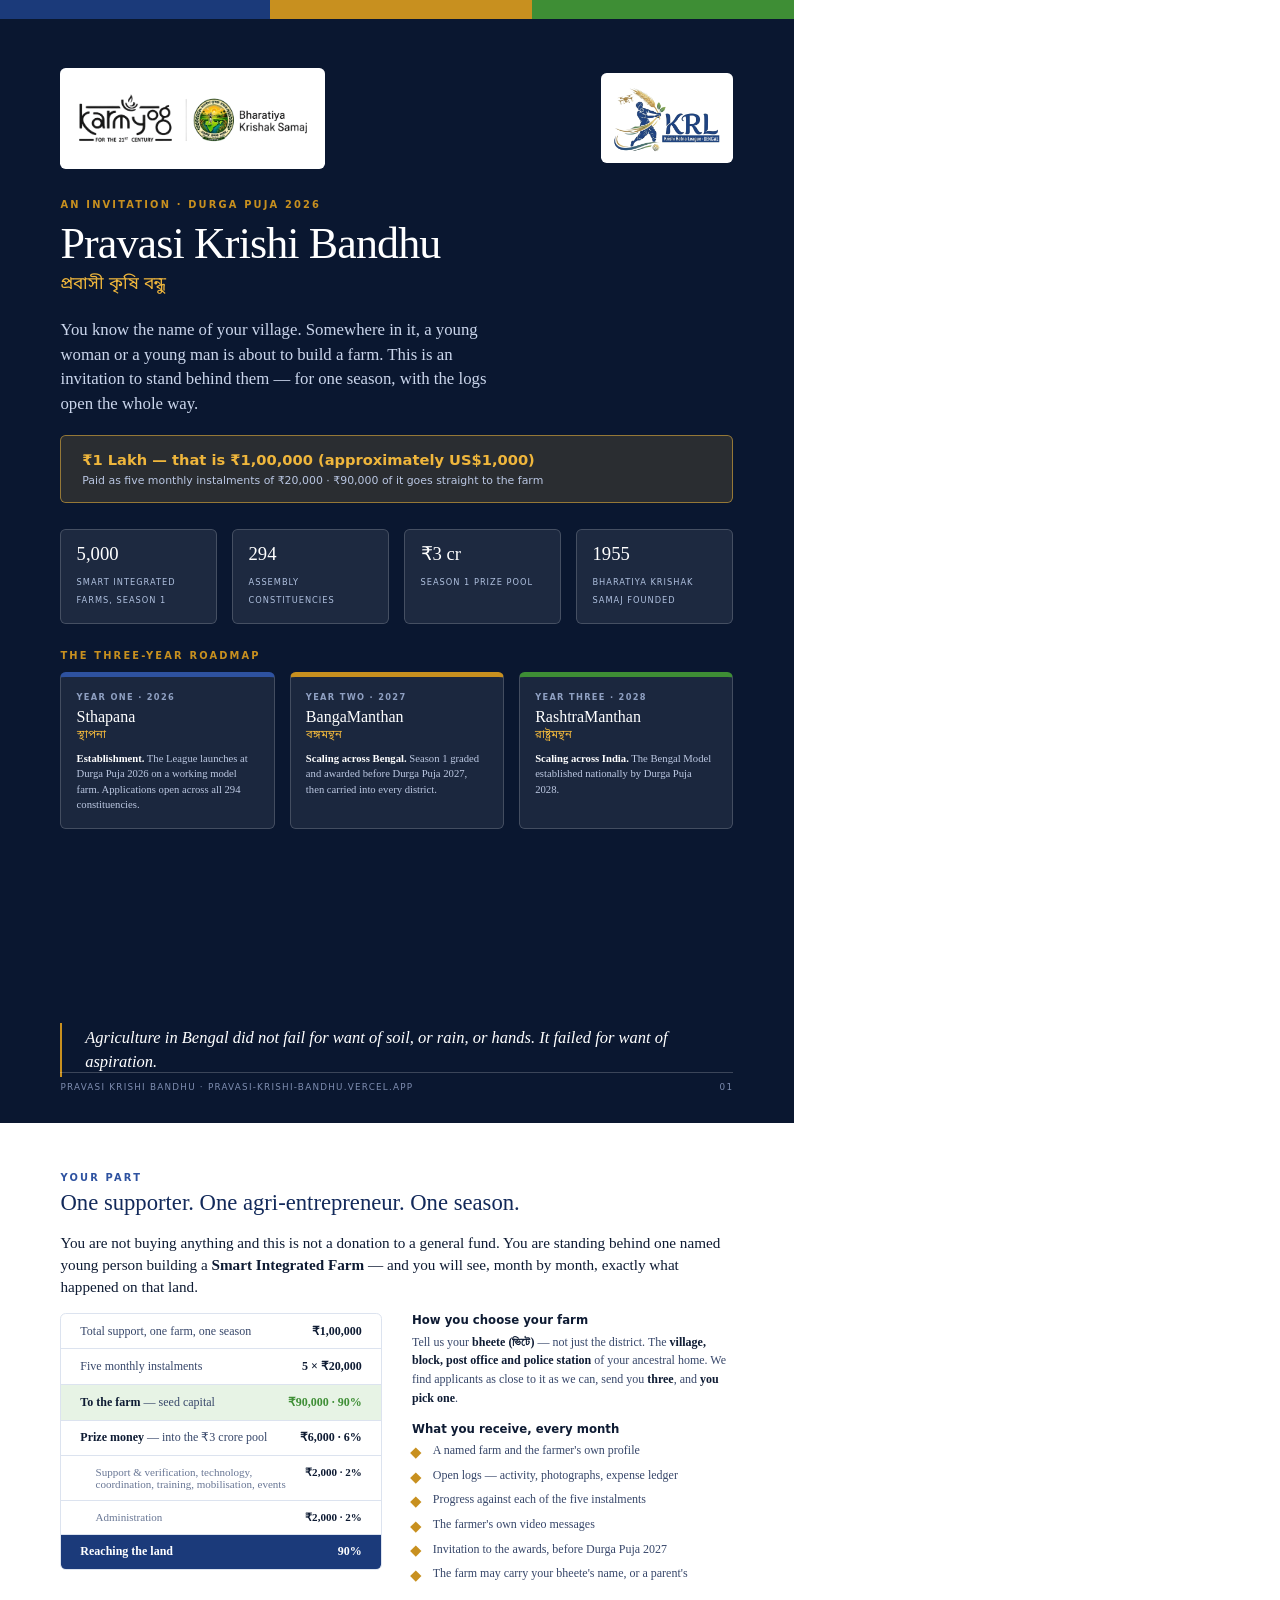
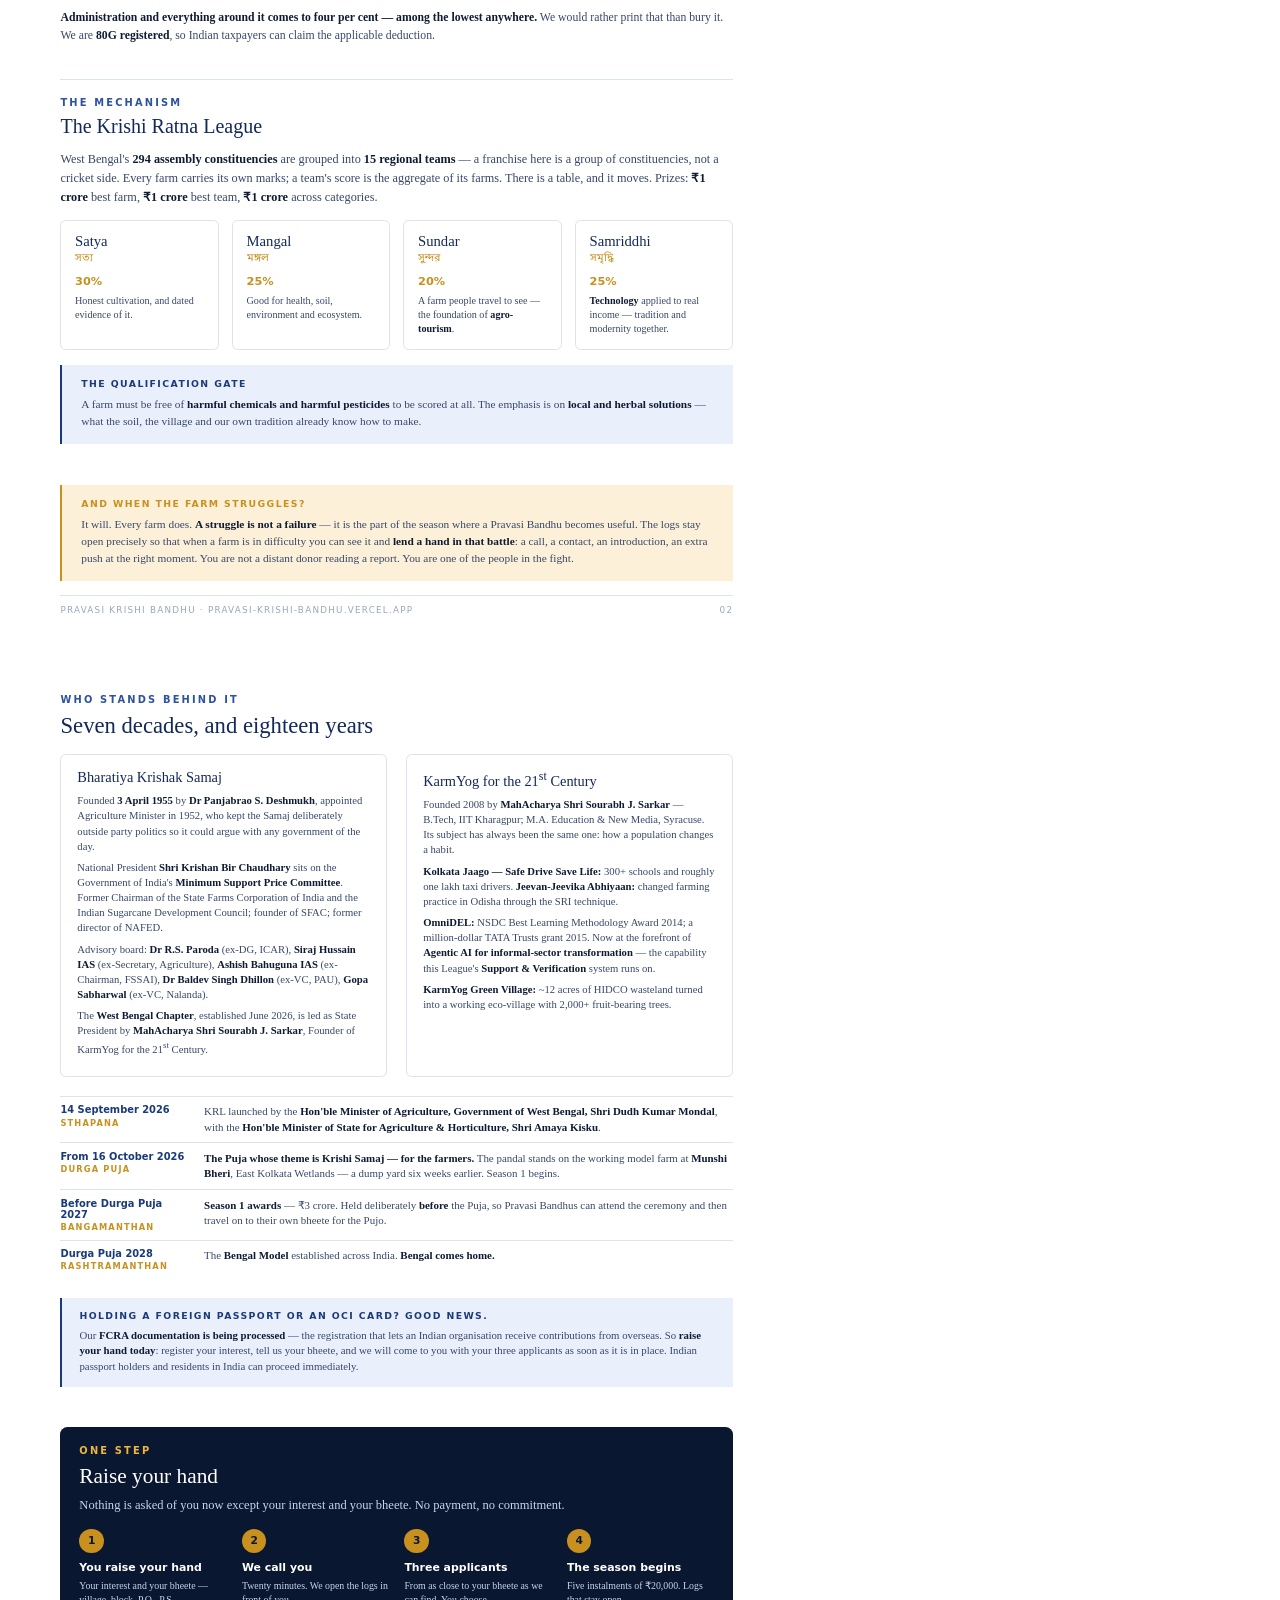
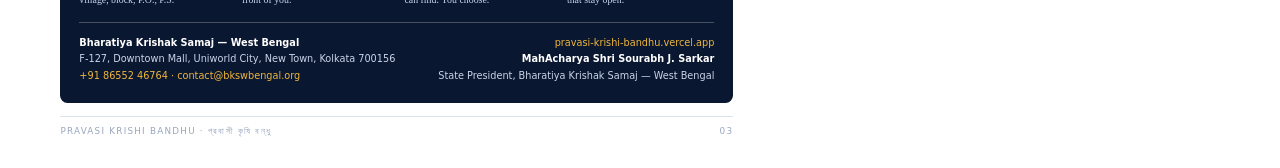
<file: three-pager.html>
<!DOCTYPE html>
<html lang="en">
<head>
<meta charset="utf-8">
<title>Pravasi Krishi Bandhu — Three Pages</title>
<link href="https://fonts.googleapis.com/css2?family=Noto+Sans+Bengali:wght@400;600&display=swap" rel="stylesheet">
<style>
  @page { size: A4; margin: 0; }
  * { margin:0; padding:0; box-sizing:border-box; }
  :root{
    --blue:#1B3A7A; --blue-deep:#12295A; --blue-ink:#0A1730; --blue-soft:#2E52A0;
    --blue-tint:#EAF0FB; --blue-line:#C6D4EE;
    --gold:#C8901F; --gold-bright:#EFB63C; --gold-tint:#FCF1D8;
    --leaf:#3E8E35; --leaf-tint:#E7F3E5;
    --paper:#FFFFFF; --ink:#0E1B33; --ink-soft:#37476A; --ink-mute:#6A7896;
    --ink-faint:#9AA6BF; --line:#DCE3EF;
    --serif: Georgia, 'Iowan Old Style', 'Times New Roman', serif;
    --sans: 'Segoe UI', system-ui, -apple-system, 'Helvetica Neue', sans-serif;
    --bn: 'Noto Sans Bengali','Nirmala UI',sans-serif;
  }
  html{ -webkit-print-color-adjust:exact; print-color-adjust:exact; }
  body{ font-family:var(--serif); color:var(--ink); background:var(--paper); }
  .page{ width:210mm; height:297mm; position:relative; overflow:hidden;
    background:var(--paper); page-break-after:always; padding:0; }
  .page:last-child{ page-break-after:auto; }
  .page.dark{ background:var(--blue-ink); }
  .inner{ padding:13mm 16mm 17mm; height:100%; display:flex; flex-direction:column; }
  .band{ height:5mm; background:linear-gradient(90deg,
    var(--blue) 0 34%, var(--gold) 34% 67%, var(--leaf) 67% 100%); }

  .eyebrow{ font-family:var(--sans); font-size:7.4pt; letter-spacing:.22em;
    text-transform:uppercase; color:var(--gold); font-weight:700; }
  .eyebrow.b{ color:var(--blue-soft); }
  h1{ font-size:33pt; line-height:1.04; font-weight:400; color:#fff; letter-spacing:-.02em; }
  h2{ font-size:17pt; line-height:1.16; font-weight:400; color:var(--blue-deep); margin:0 0 4mm; }
  h3{ font-family:var(--sans); font-size:8.8pt; font-weight:700; margin:0 0 1.6mm; }
  p{ font-size:9.7pt; line-height:1.55; color:var(--ink-soft); margin:0 0 3mm; }
  p.lead{ font-size:12pt; line-height:1.45; color:var(--ink); margin-bottom:4mm; }
  strong{ color:var(--ink); font-weight:700; }
  .rule{ height:1px; background:var(--line); margin:4.5mm 0; }
  .spacer{ flex:1; }

  .head-row{ display:flex; justify-content:space-between; align-items:center;
    gap:10mm; margin-bottom:8mm; }
  .mast{ width:70mm; display:block; background:#fff; padding:3mm 4mm; border-radius:1.5mm; }
  .krl{ width:35mm; display:block; background:#fff; padding:2.5mm; border-radius:1.5mm; }
  .folio{ position:absolute; left:16mm; right:16mm; bottom:8mm;
    display:flex; justify-content:space-between; font-family:var(--sans);
    font-size:6.6pt; letter-spacing:.14em; text-transform:uppercase;
    color:var(--ink-faint); border-top:1px solid var(--line); padding-top:2.4mm; }
  .folio.on-dark{ color:#7E8DB0; border-top-color:rgba(255,255,255,.2); }

  .bnsub{ font-family:var(--bn); font-size:13pt; color:var(--gold-bright);
    margin:1.5mm 0 6mm; }
  .hook{ font-size:12.6pt; line-height:1.45; color:#CBD6EC; max-width:118mm;
    margin-bottom:5mm; }
  .amt{ display:block; background:rgba(239,182,60,.14);
    border:1px solid rgba(239,182,60,.55); color:var(--gold-bright);
    padding:4mm 5.5mm; border-radius:1.5mm; font-family:var(--sans);
    font-size:11pt; font-weight:700; margin-bottom:7mm; }
  .amt small{ display:block; font-weight:400; font-size:8.2pt; color:#B9C6E2; margin-top:1.5mm; }

  .stats{ display:grid; grid-template-columns:repeat(4,1fr); gap:4mm; margin:0 0 7mm; }
  .stats .s{ background:rgba(255,255,255,.08); border:1px solid rgba(255,255,255,.18);
    color:#fff; padding:4mm; border-radius:1.5mm; }
  .stats .f{ font-size:14pt; line-height:1; display:block; margin-bottom:2mm; }
  .stats .l{ font-family:var(--sans); font-size:6.2pt; letter-spacing:.12em;
    text-transform:uppercase; line-height:1.55; color:#AFC0DE; }

  .road3{ display:grid; grid-template-columns:repeat(3,1fr); gap:4mm; margin:0 0 6mm; }
  .ph{ background:rgba(255,255,255,.07); border:1px solid rgba(255,255,255,.18);
    border-radius:1.5mm; padding:4mm; border-top:1.4mm solid var(--blue-soft); }
  .ph.g{ border-top-color:var(--gold); } .ph.l{ border-top-color:var(--leaf); }
  .ph .yr{ font-family:var(--sans); font-size:6.2pt; letter-spacing:.16em;
    text-transform:uppercase; color:#8FA0C2; font-weight:700; margin-bottom:1.6mm; }
  .ph .nm{ font-size:12pt; color:#fff; line-height:1.1; }
  .ph .nb{ font-family:var(--bn); font-size:8.5pt; color:var(--gold-bright); margin:.6mm 0 2mm; }
  .ph p{ font-size:8pt; line-height:1.45; margin:0; color:#BCC8E2; }

  .xrow{ display:grid; grid-template-columns:29mm 1fr; gap:5mm;
    padding:2.6mm 0; border-top:1px solid var(--line); }
  .xrow:last-of-type{ border-bottom:1px solid var(--line); }
  .xrow .k{ font-family:var(--sans); font-size:6.9pt; font-weight:700; letter-spacing:.14em;
    text-transform:uppercase; color:var(--blue-soft); padding-top:.6mm; }
  .xrow .v{ font-size:9.2pt; line-height:1.48; color:var(--ink-soft); }
  .xrow .v strong{ color:var(--ink); }

  .two{ display:grid; grid-template-columns:1fr 1fr; gap:8mm; }
  .money{ border:1px solid var(--line); border-radius:1.5mm; overflow:hidden; }
  .money .r{ display:flex; justify-content:space-between; gap:5mm;
    padding:2.6mm 5mm; border-bottom:1px solid var(--line); font-size:9pt;
    color:var(--ink-soft); }
  .money .r .v{ font-weight:700; color:var(--ink); white-space:nowrap; }
  .money .r.farm{ background:var(--leaf-tint); }
  .money .r.farm .v{ color:var(--leaf); }
  .money .r.sub{ font-size:8.3pt; color:var(--ink-mute); padding-left:9mm; }
  .money .r:last-child{ border-bottom:0; background:var(--blue); color:#fff; font-weight:700; }
  .money .r:last-child .v{ color:#fff; }

  ul{ list-style:none; }
  li{ font-size:9pt; line-height:1.48; color:var(--ink-soft);
    padding-left:5.5mm; margin-bottom:1.8mm; position:relative; }
  li:before{ content:''; position:absolute; left:0; top:1.8mm; width:2mm; height:2mm;
    background:var(--gold); transform:rotate(45deg); }
  li strong{ color:var(--ink); }

  .quote{ border-left:2.5px solid var(--gold); padding:1mm 0 1mm 6mm; margin:5mm 0;
    font-size:12.4pt; line-height:1.42; color:var(--blue-deep); font-style:italic; }

  .note{ background:var(--gold-tint); border-left:2.5px solid var(--gold);
    padding:3.6mm 5mm; }
  .note.blue{ background:var(--blue-tint); border-color:var(--blue); }
  .note .h{ font-family:var(--sans); font-size:7pt; font-weight:700; letter-spacing:.15em;
    text-transform:uppercase; color:var(--gold); display:block; margin-bottom:1.8mm; }
  .note.blue .h{ color:var(--blue); }
  .note p{ font-size:8.5pt; line-height:1.5; margin:0; }
  .note p+p{ margin-top:1.8mm; }

  .creds{ display:grid; grid-template-columns:1fr 1fr; gap:6mm; }
  .creds .c{ background:var(--paper); border:1px solid var(--line);
    border-radius:1.5mm; padding:4.5mm 5mm; }
  .creds .c .t{ font-size:11.5pt; color:var(--blue-deep); margin-bottom:2.5mm; }
  .creds .c p{ font-size:8.5pt; line-height:1.5; margin-bottom:2mm; }
  .creds .c p:last-child{ margin-bottom:0; }

  .dims4{ display:grid; grid-template-columns:repeat(4,1fr); gap:3.5mm; margin:0 0 4mm; }
  .d4{ border:1px solid var(--line); border-radius:1.5mm; padding:3.2mm 3.6mm; }
  .d4 .n{ font-size:11pt; color:var(--blue-deep); line-height:1.1; }
  .d4 .nb{ font-family:var(--bn); font-size:8pt; color:var(--gold); margin:.5mm 0 1.4mm; }
  .d4 .w{ font-family:var(--sans); font-size:8.5pt; font-weight:700; color:var(--gold); }
  .d4 p{ font-size:7.6pt; line-height:1.4; margin:1.4mm 0 0; }

  .tl{ display:grid; grid-template-columns:34mm 1fr; gap:4mm; padding:2.4mm 0;
    border-top:1px solid var(--line); }
  .tl:last-of-type{ border-bottom:1px solid var(--line); }
  .tl .d{ font-family:var(--sans); font-size:7.4pt; font-weight:700; color:var(--blue); }
  .tl .d span{ display:block; font-size:6.2pt; letter-spacing:.14em; text-transform:uppercase;
    color:var(--gold); margin-top:.6mm; }
  .tl .b{ font-size:8.6pt; line-height:1.45; color:var(--ink-soft); }
  .tl .b strong{ color:var(--ink); }

  .cta{ background:var(--blue-ink); color:#C9D4EA; border-radius:2mm; padding:6mm; }
  .cta h2{ color:#fff; }
  .cta p{ color:#C9D4EA; }
  .cta .eyebrow{ color:var(--gold-bright); }
  .cta strong{ color:#fff; }
  .cta .steps{ display:grid; grid-template-columns:repeat(4,1fr); gap:4.5mm; margin:4mm 0 0; }
  .cta .st .i{ width:6.5mm; height:6.5mm; border-radius:50%; background:var(--gold);
    color:var(--blue-ink); font-family:var(--sans); font-size:8pt; font-weight:700;
    display:flex; align-items:center; justify-content:center; margin-bottom:2.2mm; }
  .cta .st h3{ color:#fff; margin-bottom:1.2mm; font-size:8.2pt; }
  .cta .st p{ font-size:7.8pt; line-height:1.45; margin:0; }
  .cta .contact{ margin-top:5mm; padding-top:4mm; border-top:1px solid rgba(255,255,255,.25);
    display:flex; justify-content:space-between; gap:8mm; }
  .cta .contact div{ font-family:var(--sans); font-size:7.8pt; line-height:1.8; color:#C9D4EA; }
  .cta .contact strong{ color:#fff; }
  .cta .contact .g{ color:var(--gold-bright); }

  /* page 3 runs dense — tighten it so the CTA clears the folio */
  .tight3 .creds{ gap:5mm; }
  .tight3 .creds .c{ padding:3.6mm 4.2mm; }
  .tight3 .creds .c .t{ font-size:10.8pt; margin-bottom:2mm; }
  .tight3 .creds .c p{ font-size:8pt; line-height:1.42; margin-bottom:1.6mm; }
  .tight3 .tl{ padding:2mm 0; }
  .tight3 .tl .b{ font-size:8.2pt; line-height:1.4; }
  .tight3 .note p{ font-size:8.1pt; line-height:1.45; }
  .tight3 .note{ padding:3.2mm 4.5mm; }
  .tight3 .cta{ padding:5mm; }
  .tight3 .cta h2{ font-size:15pt; }
  .tight3 .cta .steps{ gap:4mm; margin-top:3.4mm; }
  .tight3 .cta .st p{ font-size:7.4pt; line-height:1.4; }
  .tight3 .cta .contact{ margin-top:4mm; padding-top:3.2mm; }
  .tight3 .cta .contact div{ font-size:7.3pt; line-height:1.7; }
  .tight3 h2{ margin-bottom:3.4mm; }
</style>
</head>
<body>

<!-- ===== PAGE 1 ===== -->
<section class="page dark">
  <div class="band"></div>
  <div class="inner">
    <div class="head-row">
      <img class="mast" src="assets/masthead-t.png" alt="KarmYog · Bharatiya Krishak Samaj">
      <img class="krl" src="assets/krl-logo-t.png" alt="Krishi Ratna League — Bengal">
    </div>

    <div class="eyebrow">An invitation · Durga Puja 2026</div>
    <h1 style="margin:3mm 0 0">Pravasi Krishi Bandhu</h1>
    <div class="bnsub">প্রবাসী কৃষি বন্ধু</div>

    <p class="hook">You know the name of your village. Somewhere in it, a young woman or a young
    man is about to build a farm. This is an invitation to stand behind them — for one season,
    with the logs open the whole way.</p>

    <div class="amt">₹1 Lakh — that is ₹1,00,000 (approximately US$1,000)
      <small>Paid as five monthly instalments of ₹20,000 · ₹90,000 of it goes straight to the farm</small></div>

    <div class="stats">
      <div class="s"><span class="f">5,000</span><span class="l">Smart Integrated Farms, Season 1</span></div>
      <div class="s"><span class="f">294</span><span class="l">Assembly constituencies</span></div>
      <div class="s"><span class="f">₹3 cr</span><span class="l">Season 1 prize pool</span></div>
      <div class="s"><span class="f">1955</span><span class="l">Bharatiya Krishak Samaj founded</span></div>
    </div>

    <div class="eyebrow" style="margin-bottom:3mm">The three-year roadmap</div>
    <div class="road3">
      <div class="ph"><div class="yr">Year one · 2026</div>
        <div class="nm">Sthapana</div><div class="nb">স্থাপনা</div>
        <p><strong style="color:#fff">Establishment.</strong> The League launches at Durga Puja
        2026 on a working model farm. Applications open across all 294 constituencies.</p></div>
      <div class="ph g"><div class="yr">Year two · 2027</div>
        <div class="nm">BangaManthan</div><div class="nb">বঙ্গমন্থন</div>
        <p><strong style="color:#fff">Scaling across Bengal.</strong> Season 1 graded and awarded
        before Durga Puja 2027, then carried into every district.</p></div>
      <div class="ph l"><div class="yr">Year three · 2028</div>
        <div class="nm">RashtraManthan</div><div class="nb">রাষ্ট্রমন্থন</div>
        <p><strong style="color:#fff">Scaling across India.</strong> The Bengal Model established
        nationally by Durga Puja 2028.</p></div>
    </div>

    <div class="spacer"></div>
    <div style="border-left:2.5px solid var(--gold); padding:1mm 0 1mm 6mm;
      font-size:12.4pt; line-height:1.42; color:#fff; font-style:italic">
      Agriculture in Bengal did not fail for want of soil, or rain, or hands.
      It failed for want of <em>aspiration</em>.</div>
  </div>
  <div class="folio on-dark"><span>Pravasi Krishi Bandhu · pravasi-krishi-bandhu.vercel.app</span><span>01</span></div>
</section>

<!-- ===== PAGE 2 ===== -->
<section class="page">
  <div class="inner">
    <div class="eyebrow b">Your part</div>
    <h2 style="margin:2mm 0 4mm">One supporter. One agri-entrepreneur. One season.</h2>
    <p class="lead" style="font-size:11.4pt; margin-bottom:4mm">You are not buying anything and
    this is not a donation to a general fund. You are standing behind one named young person
    building a <strong>Smart Integrated Farm</strong> — and you will see, month by month, exactly
    what happened on that land.</p>

    <div class="two" style="align-items:start; margin-bottom:5mm">
      <div class="money">
        <div class="r"><span>Total support, one farm, one season</span><span class="v">₹1,00,000</span></div>
        <div class="r"><span>Five monthly instalments</span><span class="v">5 × ₹20,000</span></div>
        <div class="r farm"><span><strong>To the farm</strong> — seed capital</span><span class="v">₹90,000 · 90%</span></div>
        <div class="r"><span><strong>Prize money</strong> — into the ₹3 crore pool</span><span class="v">₹6,000 · 6%</span></div>
        <div class="r sub"><span>Support &amp; verification, technology, coordination, training, mobilisation, events</span><span class="v">₹2,000 · 2%</span></div>
        <div class="r sub"><span>Administration</span><span class="v">₹2,000 · 2%</span></div>
        <div class="r"><span>Reaching the land</span><span class="v">90%</span></div>
      </div>
      <div>
        <h3>How you choose your farm</h3>
        <p style="font-size:9pt">Tell us your <strong>bheete (ভিটে)</strong> — not just the
        district. The <strong>village, block, post office and police station</strong> of your
        ancestral home. We find applicants as close to it as we can, send you
        <strong>three</strong>, and <strong>you pick one</strong>.</p>
        <h3 style="margin-top:4mm">What you receive, every month</h3>
        <ul style="margin:0">
          <li>A named farm and the farmer's own profile</li>
          <li>Open logs — activity, photographs, expense ledger</li>
          <li>Progress against each of the five instalments</li>
          <li>The farmer's own video messages</li>
          <li>Invitation to the awards, before Durga Puja 2027</li>
          <li>The farm may carry your bheete's name, or a parent's</li>
        </ul>
      </div>
    </div>

    <p style="font-size:8.8pt; margin-bottom:4.5mm"><strong>Administration and everything around it
    comes to four per cent — among the lowest anywhere.</strong> We would rather print that than
    bury it. We are <strong>80G registered</strong>, so Indian taxpayers can claim the applicable
    deduction.</p>

    <div class="rule"></div>

    <div class="eyebrow b">The mechanism</div>
    <h2 style="font-size:15pt; margin:2mm 0 3mm">The Krishi Ratna League</h2>
    <p style="font-size:9.2pt; margin-bottom:3.5mm">West Bengal's <strong>294 assembly
    constituencies</strong> are grouped into <strong>15 regional teams</strong> — a franchise here
    is a group of constituencies, not a cricket side. Every farm carries its own marks; a team's
    score is the aggregate of its farms. There is a table, and it moves. Prizes:
    <strong>₹1 crore</strong> best farm, <strong>₹1 crore</strong> best team,
    <strong>₹1 crore</strong> across categories.</p>

    <div class="dims4">
      <div class="d4"><div class="n">Satya</div><div class="nb">সত্য</div><span class="w">30%</span>
        <p>Honest cultivation, and dated evidence of it.</p></div>
      <div class="d4"><div class="n">Mangal</div><div class="nb">মঙ্গল</div><span class="w">25%</span>
        <p>Good for health, soil, environment and ecosystem.</p></div>
      <div class="d4"><div class="n">Sundar</div><div class="nb">সুন্দর</div><span class="w">20%</span>
        <p>A farm people travel to see — the foundation of <strong>agro-tourism</strong>.</p></div>
      <div class="d4"><div class="n">Samriddhi</div><div class="nb">সমৃদ্ধি</div><span class="w">25%</span>
        <p><strong>Technology</strong> applied to real income — tradition and modernity together.</p></div>
    </div>

    <div class="note blue">
      <span class="h">The qualification gate</span>
      <p>A farm must be free of <strong>harmful chemicals and harmful pesticides</strong> to be
      scored at all. The emphasis is on <strong>local and herbal solutions</strong> — what the
      soil, the village and our own tradition already know how to make.</p>
    </div>

    <div class="spacer"></div>

    <div class="note">
      <span class="h">And when the farm struggles?</span>
      <p>It will. Every farm does. <strong>A struggle is not a failure</strong> — it is the part of
      the season where a Pravasi Bandhu becomes useful. The logs stay open precisely so that when a
      farm is in difficulty you can see it and <strong>lend a hand in that battle</strong>: a call,
      a contact, an introduction, an extra push at the right moment. You are not a distant donor
      reading a report. You are one of the people in the fight.</p>
    </div>
  </div>
  <div class="folio"><span>Pravasi Krishi Bandhu · pravasi-krishi-bandhu.vercel.app</span><span>02</span></div>
</section>

<!-- ===== PAGE 3 ===== -->
<section class="page tight3">
  <div class="inner">
    <div class="eyebrow b">Who stands behind it</div>
    <h2 style="margin:2mm 0 4mm">Seven decades, and eighteen years</h2>

    <div class="creds" style="margin-bottom:5mm">
      <div class="c">
        <div class="t">Bharatiya Krishak Samaj</div>
        <p>Founded <strong>3 April 1955</strong> by <strong>Dr Panjabrao S. Deshmukh</strong>,
        appointed Agriculture Minister in 1952, who kept the Samaj deliberately outside party
        politics so it could argue with any government of the day.</p>
        <p>National President <strong>Shri Krishan Bir Chaudhary</strong> sits on the Government of
        India's <strong>Minimum Support Price Committee</strong>. Former Chairman of the State
        Farms Corporation of India and the Indian Sugarcane Development Council; founder of SFAC;
        former director of NAFED.</p>
        <p>Advisory board: <strong>Dr R.S. Paroda</strong> (ex-DG, ICAR),
        <strong>Siraj Hussain IAS</strong> (ex-Secretary, Agriculture),
        <strong>Ashish Bahuguna IAS</strong> (ex-Chairman, FSSAI),
        <strong>Dr Baldev Singh Dhillon</strong> (ex-VC, PAU),
        <strong>Gopa Sabharwal</strong> (ex-VC, Nalanda).</p>
        <p>The <strong>West Bengal Chapter</strong>, established June 2026, is led as State
        President by <strong>MahAcharya Shri Sourabh J. Sarkar</strong>, Founder of KarmYog for the
        21<sup>st</sup> Century.</p>
      </div>
      <div class="c">
        <div class="t">KarmYog for the 21<sup>st</sup> Century</div>
        <p>Founded 2008 by <strong>MahAcharya Shri Sourabh J. Sarkar</strong> — B.Tech, IIT
        Kharagpur; M.A. Education &amp; New Media, Syracuse. Its subject has always been the same
        one: how a population changes a habit.</p>
        <p><strong>Kolkata Jaago — Safe Drive Save Life:</strong> 300+ schools and roughly one lakh
        taxi drivers. <strong>Jeevan-Jeevika Abhiyaan:</strong> changed farming practice in Odisha
        through the SRI technique.</p>
        <p><strong>OmniDEL:</strong> NSDC Best Learning Methodology Award 2014; a million-dollar
        TATA Trusts grant 2015. Now at the forefront of <strong>Agentic AI for informal-sector
        transformation</strong> — the capability this League's <strong>Support &amp;
        Verification</strong> system runs on.</p>
        <p><strong>KarmYog Green Village:</strong> ~12 acres of HIDCO wasteland turned into a
        working eco-village with 2,000+ fruit-bearing trees.</p>
      </div>
    </div>

    <div class="tl"><div class="d">14 September 2026<span>Sthapana</span></div>
      <div class="b">KRL launched by the <strong>Hon'ble Minister of Agriculture, Government of
      West Bengal, Shri Dudh Kumar Mondal</strong>, with the <strong>Hon'ble Minister of State for
      Agriculture &amp; Horticulture, Shri Amaya Kisku</strong>.</div></div>
    <div class="tl"><div class="d">From 16 October 2026<span>Durga Puja</span></div>
      <div class="b"><strong>The Puja whose theme is Krishi Samaj — for the farmers.</strong> The
      pandal stands on the working model farm at <strong>Munshi Bheri</strong>, East Kolkata
      Wetlands — a dump yard six weeks earlier. Season 1 begins.</div></div>
    <div class="tl"><div class="d">Before Durga Puja 2027<span>BangaManthan</span></div>
      <div class="b"><strong>Season 1 awards</strong> — ₹3 crore. Held deliberately
      <strong>before</strong> the Puja, so Pravasi Bandhus can attend the ceremony and then travel
      on to their own bheete for the Pujo.</div></div>
    <div class="tl"><div class="d">Durga Puja 2028<span>RashtraManthan</span></div>
      <div class="b">The <strong>Bengal Model</strong> established across India.
      <strong>Bengal comes home.</strong></div></div>

    <div class="note blue" style="margin-top:5mm">
      <span class="h">Holding a foreign passport or an OCI card? Good news.</span>
      <p>Our <strong>FCRA documentation is being processed</strong> — the registration that lets an
      Indian organisation receive contributions from overseas. So <strong>raise your hand
      today</strong>: register your interest, tell us your bheete, and we will come to you with
      your three applicants as soon as it is in place. Indian passport holders and residents in
      India can proceed immediately.</p>
    </div>

    <div class="spacer"></div>

    <div class="cta">
      <div class="eyebrow">One step</div>
      <h2 style="margin:2mm 0 2mm; font-size:16pt">Raise your hand</h2>
      <p style="margin-bottom:0; font-size:9.4pt">Nothing is asked of you now except your interest
      and your bheete. No payment, no commitment.</p>
      <div class="steps">
        <div class="st"><div class="i">1</div><h3>You raise your hand</h3>
          <p>Your interest and your bheete — village, block, P.O., P.S.</p></div>
        <div class="st"><div class="i">2</div><h3>We call you</h3>
          <p>Twenty minutes. We open the logs in front of you.</p></div>
        <div class="st"><div class="i">3</div><h3>Three applicants</h3>
          <p>From as close to your bheete as we can find. You choose.</p></div>
        <div class="st"><div class="i">4</div><h3>The season begins</h3>
          <p>Five instalments of ₹20,000. Logs that stay open.</p></div>
      </div>
      <div class="contact">
        <div><strong>Bharatiya Krishak Samaj — West Bengal</strong><br>
          F-127, Downtown Mall, Uniworld City, New Town, Kolkata 700156<br>
          <span class="g">+91 86552 46764 · contact@bkswbengal.org</span></div>
        <div style="text-align:right"><span class="g">pravasi-krishi-bandhu.vercel.app</span><br>
          <strong>MahAcharya Shri Sourabh J. Sarkar</strong><br>
          State President, Bharatiya Krishak Samaj — West Bengal</div>
      </div>
    </div>
  </div>
  <div class="folio"><span>Pravasi Krishi Bandhu · প্রবাসী কৃষি বন্ধু</span><span>03</span></div>
</section>

</body>
</html>
</file>
<file: cinematic/pravasi-krishi-bandhu/cinema.css>
/* ============================================================
   Cinematic treatment — Pravasi Krishi Bandhu
   Layers over the base stylesheet in index.html.
   Base DOM is the CORRECTED v2 content (13 Sep 2026 revisions).
   Warm gold / dark-ground film language, after Aryan's original.
   ============================================================ */

/* ---------- palette: remap the v2 tokens to warm cinematic ---------- */
:root{
  --blue:#b8761f; --blue-deep:#6c3b17; --blue-ink:#0b1117; --blue-soft:#995322;
  --blue-tint:#fff3d6; --blue-line:#e6d2a9;
  --gold:#df8d25; --gold-bright:#ffd261; --gold-tint:#fff3d6;
  --leaf:#8a4b0e; --leaf-tint:#ffe9b8;
  --paper:#fffbf1; --paper-tint:#fff8e9;
  --ink:#302419; --ink-soft:#66503c; --ink-mute:#805c38; --ink-faint:#a08159;
  --line:#e8d3ae;
}
html{scroll-padding-top:104px}
body{background:#fff7e6;font-size:16px}
section{padding:clamp(64px,7vw,92px) 0}
p{line-height:1.78}
h2{font-size:clamp(34px,4.4vw,58px);letter-spacing:-.042em;line-height:1.08;font-weight:720}
.lead{font-weight:450}
a:focus-visible,button:focus-visible,input:focus-visible,textarea:focus-visible,select:focus-visible{
  outline:3px solid #ed992c;outline-offset:4px}
.topline{height:4px;background:linear-gradient(90deg,#e57919,#ffd653,#e57919)}
.eyebrow{display:flex;align-items:center;gap:9px;font-size:10px;letter-spacing:.2em;color:#986029}
.eyebrow::before{content:"";height:6px;width:6px;background:#df8d25;border-radius:50%;flex-shrink:0}
.eyebrow.b{color:#995322}
.btn{border-radius:6px;font-size:12.5px;letter-spacing:0;text-transform:none;padding:13px 20px}
.btn.p{background:linear-gradient(120deg,#f0a233,#ffce61);color:#291b10;
  border:1px solid #f3c067;box-shadow:0 8px 25px #0002}
.btn.p:hover{background:#ffdb80}

/* ---------- header: translucent over film, stays available ---------- */
header{background:#0c1219e6;backdrop-filter:blur(12px);border-bottom:1px solid #c699492e}
.hd img{width:196px;background:#fff9eb;border-radius:6px;padding:5px 8px}
.hd a.cta{background:#ffd200;color:#3b1704;border:1px solid #ffd200;border-radius:6px;
  text-transform:none;letter-spacing:0;font-size:12.5px}
.hd a.cta:hover{background:#ffe16b}
.langsw{border-color:#c9a05a66}
.langsw button{color:#d6c3a3}
.langsw button[aria-pressed="true"]{background:#e3ab4e;color:#2a1a08}

/* ---------- hero: the film fills it ---------- */
.hero{position:relative;min-height:840px;padding:190px 0 104px;background:#080e14;
  display:flex;align-items:center;overflow:hidden}
.hero:before{content:"";position:absolute;inset:0;z-index:1;pointer-events:none;
  background:linear-gradient(90deg,rgba(5,11,17,.94) 0%,rgba(5,11,17,.79) 28%,
    rgba(5,11,17,.26) 59%,rgba(5,11,17,.05) 100%),
    linear-gradient(0deg,rgba(5,11,17,.60),transparent 32%)}
.intro-player{position:absolute;inset:0;width:100%;height:100%;margin:0;z-index:0}
.film-frame{position:absolute;inset:0;width:100%;height:100%;background:#060d12}
.film-frame video{width:100%;height:100%;object-fit:cover;object-position:center;display:block}
.hero .wrap.hero-grid{display:block;position:relative;z-index:2;width:100%;pointer-events:none}
.hero-grid>div{max-width:500px;pointer-events:auto}
.hero h1{font-size:clamp(60px,6.3vw,88px);line-height:1;letter-spacing:-.055em;
  margin:24px 0 6px;color:#fff5dd;font-weight:760}
.hero .bnsub{font-size:20px;color:#ebbc7c;margin-bottom:24px}
.hero .lede{color:#eee2d0;font-size:16.5px;line-height:1.82;max-width:46ch;
  text-shadow:0 1px 8px #0009;margin-bottom:18px}
.hero .amt{background:#0e1720b8;border:1px solid #e8b55e7a;color:#ffd98d;
  backdrop-filter:blur(6px);border-radius:8px}
.hero .amt small{color:#d8c7ab}
.hero .btn.ghost{background:#ffffff12;border:1px solid #c99b556b;color:#f3dab1}
.hero .btn.ghost:hover{background:#9b6b2033;border-color:#e6b866;color:#fff3dc}
/* the league mark, quietly, bottom-right of the film */
.hero-grid .mark{position:absolute;right:0;bottom:-46px;width:186px;max-width:34vw;
  padding:12px;background:#fffaf0f0;border-radius:10px;box-shadow:0 18px 40px #0006;
  pointer-events:auto}

/* ---------- stat strip ---------- */
.strip{background:#141a20;border-top:1px solid #c699492e;border-bottom:1px solid #c699492e}
.strip .wrap{gap:0}
.strip>.wrap>div{padding:30px 26px;border-right:1px solid #c699492e}
.strip>.wrap>div:last-child{border-right:0}
.strip .f{font-size:clamp(26px,2.9vw,34px);color:#f4c16c;font-weight:650;letter-spacing:-.04em}
.strip .l{font-size:9px;color:#b9ad96;letter-spacing:.12em;margin-top:9px}

/* ---------- roadmap: Sthapana / BangaManthan / RashtraManthan ---------- */
.roadmap{background:#fff9ec}
.roadmap .phase{background:#fffcf4;border:1px solid #e7d4ad;border-radius:14px;padding:30px}
.roadmap .phase:before{height:5px;background:#c98a2a}
.roadmap .phase:nth-child(2):before{background:#e8a836}
.roadmap .phase:nth-child(3):before{background:#8a6a1c}
.roadmap .phase .yr{color:#a07f49}
.roadmap .phase .nm{font-size:27px;color:#6c3b17;letter-spacing:-.03em;font-weight:680}
.roadmap .phase .nb{font-size:16px;color:#c07c1c}
.roadmap .phase p{font-size:14px}

/* ---------- the return ---------- */
.return{background:#fff8e9}
.return .lead{font-size:25px;font-weight:560;line-height:1.42;letter-spacing:-.032em}
.return .quote{margin-top:0;background:linear-gradient(135deg,#ffe9aa,#ffbf52);
  border-radius:16px;padding:30px;font-size:26px;font-weight:650;line-height:1.35;
  border:0;color:#4a2a08;box-shadow:0 18px 35px #af773420}
.return .quote em{color:#7a3c00}
.shots{margin-top:34px}
.photo{border:1px solid #e2cfa6;border-radius:14px;background:#fffcf4;
  box-shadow:0 16px 34px #b07f2a1a}
.photo figcaption{font-size:13px;padding:16px 18px;color:#7b6142}
.photo figcaption strong{color:#6c3b17}
.shot{border:2px dashed #dcc08a;background:#fff3d9;border-radius:14px}
.shot .t{color:#6c3b17}
.shot .d{color:#8a6d49}

/* ---------- the offer ---------- */
#offer{background:radial-gradient(ellipse at 100% 8%,#ffe28a,transparent 62%),#ffb53b}
#offer .eyebrow,#offer .eyebrow.b{color:#6b390f}
#offer .eyebrow::before{background:#8a4b0e}
#offer h2{color:#4e2a06}
#offer .lead{color:#553008}
#offer h3{color:#5c330a}
#offer p,#offer li{color:#61401a}
#offer .money{background:#fff9e9;border:1px solid #dbac5a;border-radius:15px;
  box-shadow:9px 9px 0 #c2832730}
#offer .money .r{padding:18px 24px;font-size:14px;border-color:#ecd7a8}
#offer .money .r .v{font-size:20px;color:#593007}
#offer .money .r:first-child{display:block;background:#fff5dc}
#offer .money .r:first-child .v{display:block;font-size:48px;line-height:1.2;
  letter-spacing:-.055em;margin-top:10px}
#offer .money .r.farm{background:#ffe9b8}
#offer .money .r.farm .v{color:#8a4b0e}
#offer .money .r.sub{background:#fffdf6;font-size:12.5px;color:#84663a}
#offer .money .r:last-child{background:#ffe6a0;color:#56310a}
#offer .money .r:last-child .v{font-size:30px;color:#56310a}
#offer ul.ticks li:before{background:#b8761f}
#offer .two>div:last-child{background:#fff3d073;border:1px solid #bd7a2733;
  padding:26px 28px;border-radius:15px}

/* ---------- the league ---------- */
.league{background:radial-gradient(ellipse at 90% 0,#6e552622,transparent 60%),#10171e;
  color:#f7ead0}
.league h2{color:#fff1d7}
.league h3{color:#f2d7a7}
.league .eyebrow,.league .eyebrow.b{color:#e6b975}
.league p,.league .lead{color:#c9bfae}
.league .lead{color:#efdec2}
.league strong{color:#f4e4c6}
.league .dim{background:linear-gradient(150deg,#273039,#131d25);border:1px solid #bc934544;
  border-radius:12px;padding:26px 22px}
.league .dim .w{position:static;display:block;font-size:38px;color:#efb84e;
  margin-bottom:18px;line-height:1;letter-spacing:-.04em}
.league .dim .n{color:#ffedc8;font-size:22px}
.league .dim .nb{color:#d9ad63;font-size:14px}
.league .dim .e{color:#c4a575;font-size:9px;margin:6px 0 14px}
.league .dim p{font-size:13px;line-height:1.72}
.league .note.blue{background:#1a232c;border:1px solid #bb974644;border-left:4px solid #e0a944;
  border-radius:10px}
.league .note.blue .h{color:#f0c063}
.league .note.blue p{color:#cabfad}
.league .card.tinted{background:#18212a;border:1px solid #bb974644;border-radius:12px}
.league .card.tinted h3{color:#ffc563;font-size:33px;letter-spacing:-.04em}
.league .card.tinted p{color:#c5bbaa;font-size:14px}

/* ---------- credentials ---------- */
.credentials{background:#fff8e9}
.credentials .two{gap:28px}
.credentials .two>div{background:#fffcf4;border:1px solid #e2d3b5;border-radius:14px;padding:30px}
.credentials .two>div>h3:first-child{font-size:25px;color:#6c3b17;line-height:1.3;
  padding-bottom:20px;border-bottom:1px solid #e2d3b5;margin-bottom:18px}
.credentials p{font-size:14px}

/* ---------- links ---------- */
.linksec{background:#f8ecd4}
.linksec .lk{background:#fffcf4;border:1px solid #e2d3b5;border-radius:12px;padding:22px}
.linksec .lk:hover{border-color:#d09733;transform:translateY(-3px);
  box-shadow:0 14px 30px #b07f2a26}
.linksec .lk .k{color:#c07c1c}
.linksec .lk .t{color:#6c3b17}
.linksec .lk .d{color:#82684a}

/* ---------- transparency ---------- */
.transparency{background:#f6ead1}
.transparency .two>div{border-top:2px solid #d29734;padding-top:24px}
.transparency .note{background:#fff8e8;border:1px solid #dcc496;border-left:4px solid #c18b2d;
  border-radius:8px}
.transparency .note.blue{border-left-color:#9a6a1e}
.transparency .note .h{color:#a5691a}
.transparency .note.blue .h{color:#8a5512}

/* ---------- journey / three pujas ---------- */
.journey{background:#fff9eb}
.journey .tl{display:grid;grid-template-columns:repeat(3,1fr);gap:18px;margin-top:34px;
  border-top:0}
.journey .tl .i{display:block;padding:26px;background:#fff2d2;border:1px solid #ead19e;
  border-radius:12px}
.journey .tl .i:nth-child(2),.journey .tl .i:nth-child(5){background:#ffdf86}
.journey .tl .d{border-bottom:1px solid #d7bb80;padding-bottom:15px;margin-bottom:15px;
  font-size:15px;color:#6b3b12}
.journey .tl .d .ph{font-size:9px;color:#8e5a20;margin-top:8px}
.journey .tl .b{font-size:13px;line-height:1.78;color:#6b5237}
.journey .tl .b strong{color:#432a0c}

/* ---------- close / raise your hand ---------- */
.close{background:radial-gradient(ellipse at 80% 0,#9e682332,transparent 60%),#12181e}
.close h2{font-size:clamp(42px,5.6vw,74px);letter-spacing:-.052em;color:#ffedc7}
.close .eyebrow{color:#dfb66b}
.close .eyebrow::before{background:#e6b45c}
.close .lead,.close p{color:#cdbfaa}
.close h3{color:#fff2d9}
.close .steps .i{background:#e6b45c;color:#30200c}
.close .form{background:#252c32;border:1px solid #a8884d6b;border-radius:15px;padding:30px}
.close .fg label{color:#f0c063}
.close .fg input,.close .fg select,.close .fg textarea{background:#1b2229;
  border:1px solid #a8884d55;color:#f6ecd9}
.close .fg input::placeholder,.close .fg textarea::placeholder{color:#8e7c63}
.close .fg select option{background:#1b2229;color:#f6ecd9}
.close .fg .hint{color:#b3a288}
.close .quote{background:transparent;border:0;border-top:1px solid #bd98434a;
  border-radius:0;padding:32px 0 0;color:#f2d39b;
  font-size:clamp(26px,3.5vw,42px);font-weight:500;line-height:1.35}

footer{background:#fff7e4;border-top:1px solid #e8d3ae}
footer .f{font-size:12.5px;color:#6e5337}
footer strong{color:#402d18}
.fine{color:#8d7a5e}

/* ---------- responsive ---------- */
@media(max-width:1050px){
  .hero h1{font-size:66px}
  .roadmap .road{gap:16px}
  .journey .tl{grid-template-columns:1fr 1fr}
}
@media(max-width:900px){
  html{scroll-padding-top:88px}
  .hero{min-height:790px;padding:150px 0 96px}
  .hero-grid>div{max-width:100%}
  .hero-grid .mark{position:static;margin-top:26px;width:170px}
  .hero:before{background:linear-gradient(90deg,#050b11e8,#050b1180 65%,#050b1133),
    linear-gradient(0deg,#050b1199,transparent 42%)}
  .strip>.wrap>div{border-right:0;border-bottom:1px solid #c699492e}
  .journey .tl{grid-template-columns:1fr}
}
@media(max-width:560px){
  .hd img{width:142px}
  .hero{min-height:800px;padding:126px 0 88px}
  .hero h1{font-size:58px}
  .hero .film-frame video{object-position:58% center}
  #offer .money .r:first-child .v{font-size:42px}
  .return .quote{font-size:23px;padding:24px}
}
@media(prefers-reduced-motion:reduce){
  html{scroll-behavior:auto}
  *,*::before,*::after{animation:none!important;transition:none!important}
}
</file>
